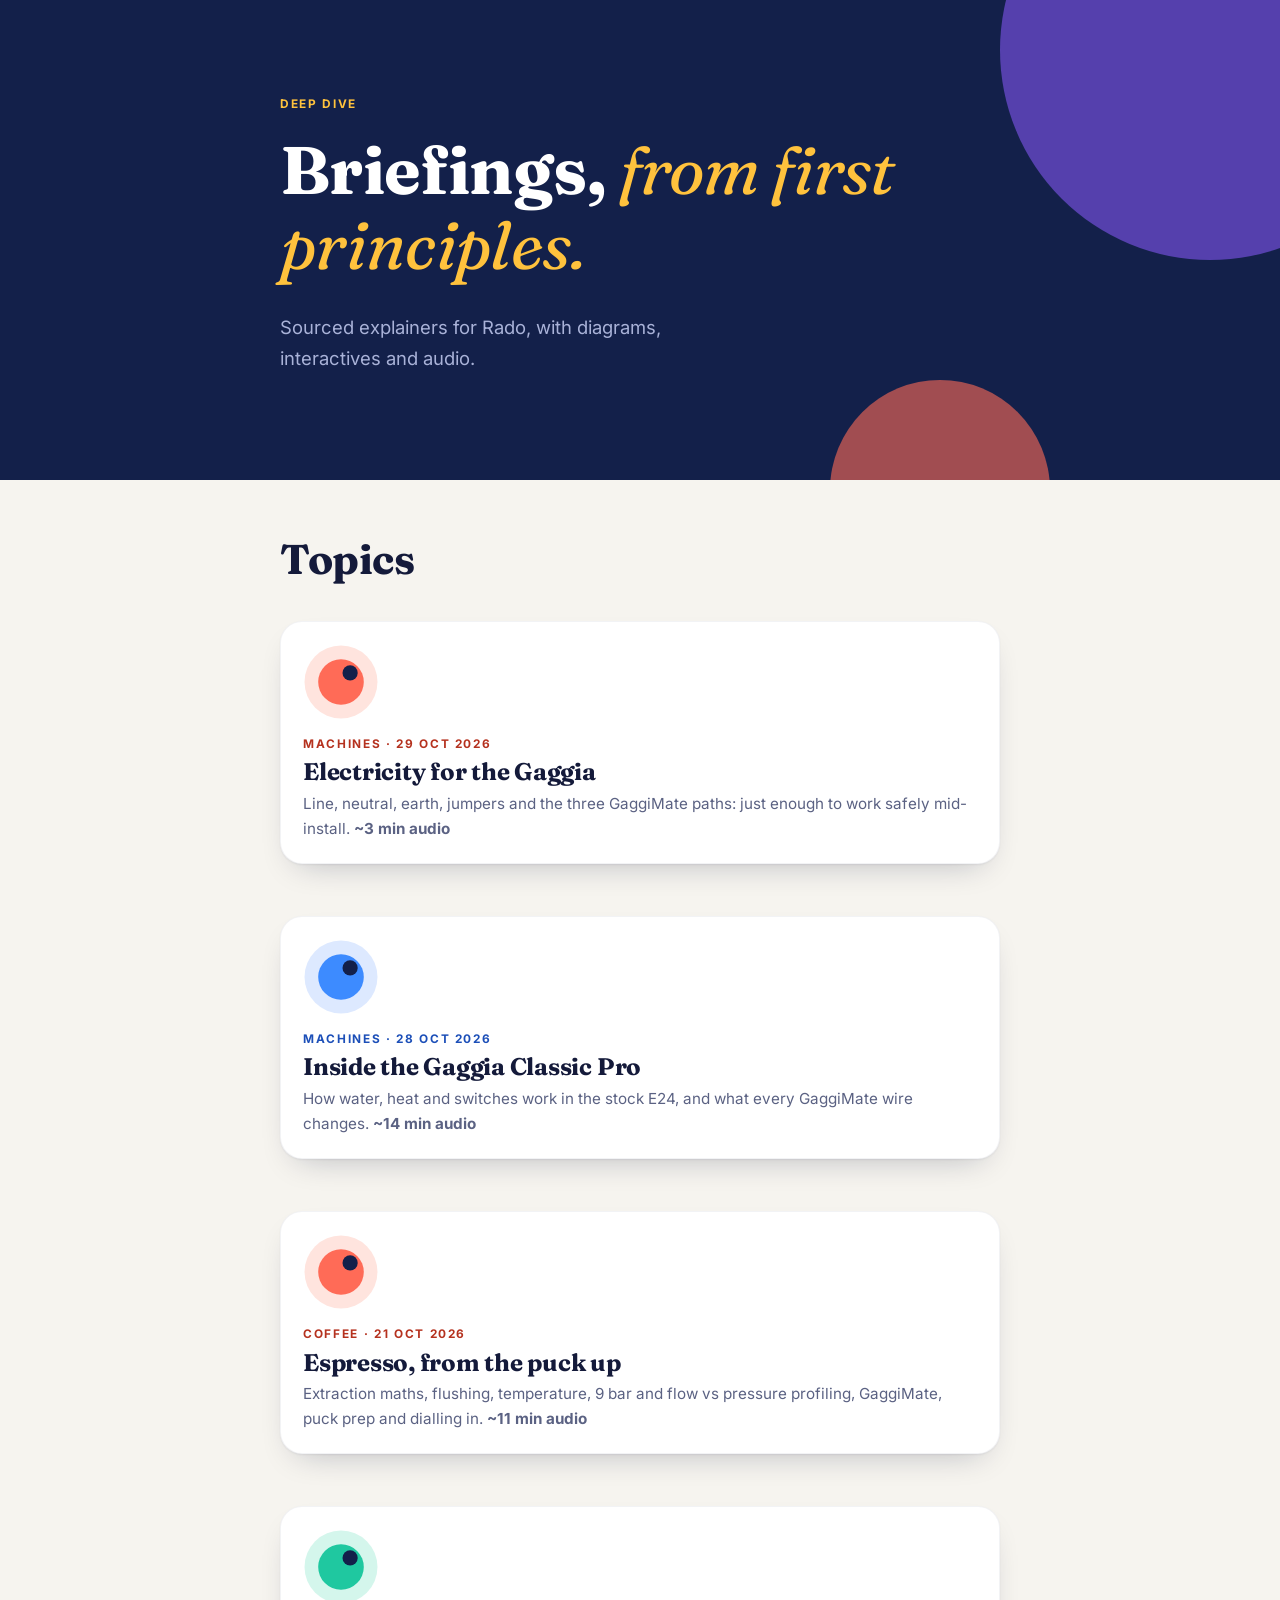
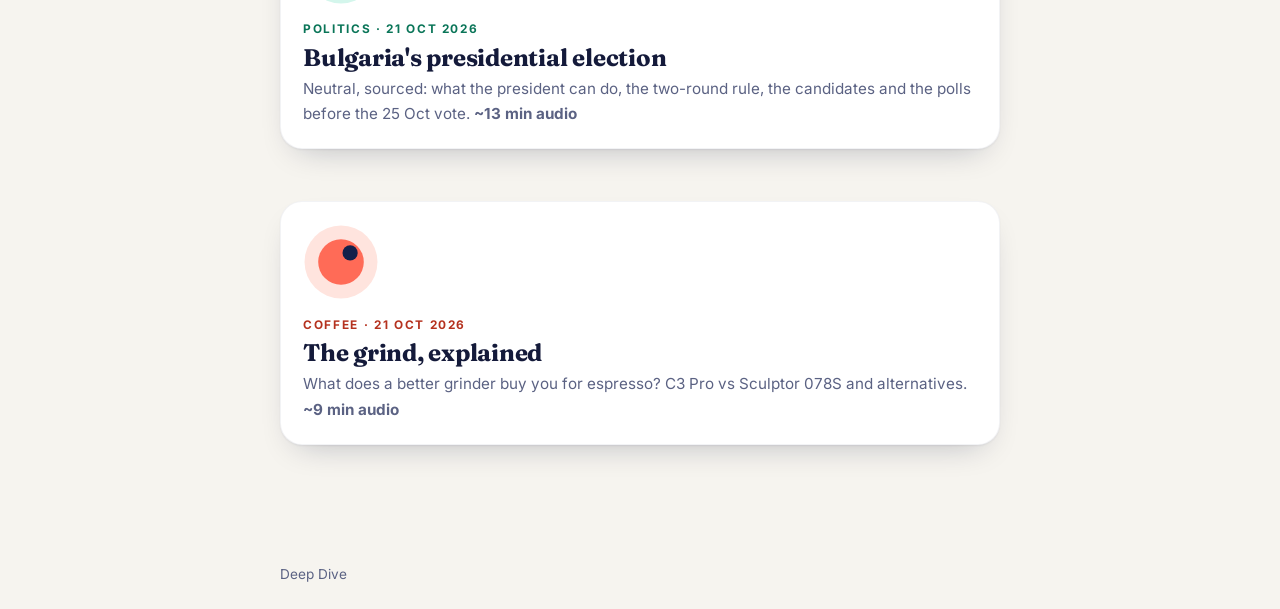
<file: index.html>
<!doctype html>
<html lang="en">
<head>
<meta charset="utf-8">
<link rel="icon" href="data:,">
<meta name="viewport" content="width=device-width,initial-scale=1">
<meta name="theme-color" content="#13204a">
<title>Deep Dive · briefings for Rado</title>
<link rel="stylesheet" href="_kit/kit.css">
</head>
<body>
<header class="hero">
  <div class="wrap">
    <span class="kicker">Deep Dive</span>
    <h1>Briefings, <em class="accent">from first principles.</em></h1>
    <p class="lede">Sourced explainers for Rado, with diagrams, interactives and audio.</p>
  </div>
</header>

<main class="section"><div class="wrap">
  <h2>Topics</h2>
  <div class="topics" id="topics">
    <noscript><a class="card" href="gaggia-gaggimate/"><h3>Inside the Gaggia Classic Pro</h3><p>Machines · 28 Oct 2026</p></a><a class="card" href="espresso/"><h3>Espresso, from the puck up</h3><p>Coffee · 21 Oct 2026</p></a><a class="card" href="bg-president-2026/"><h3>Bulgaria's presidential election</h3><p>Politics · 21 Oct 2026</p></a><a class="card" href="grinder/"><h3>The grind, explained</h3><p>Coffee · 21 Oct 2026</p></a></noscript>
  </div>
</div></main>
<footer class="footer"><div class="wrap">Deep Dive</div></footer>

<script>
/* Add new topics at the top. slug = folder name. color: coral | sun | mint | sky | violet | pink */
var TOPICS = [
  { slug: 'electricity-gaggia', title: 'Electricity for the Gaggia', kicker: 'Machines', date: '2026-10-29', color: 'coral',
    blurb: 'Line, neutral, earth, jumpers and the three GaggiMate paths: just enough to work safely mid-install.', meta: '~3 min audio' },
  { slug: 'gaggia-gaggimate', title: 'Inside the Gaggia Classic Pro', kicker: 'Machines', date: '2026-10-28', color: 'sky',
    blurb: 'How water, heat and switches work in the stock E24, and what every GaggiMate wire changes.', meta: '~14 min audio' },
  { slug: 'espresso', title: 'Espresso, from the puck up', kicker: 'Coffee', date: '2026-10-21', color: 'coral',
    blurb: 'Extraction maths, flushing, temperature, 9 bar and flow vs pressure profiling, GaggiMate, puck prep and dialling in.', meta: '~11 min audio' },
  { slug: 'bg-president-2026', title: "Bulgaria's presidential election", kicker: 'Politics', date: '2026-10-21', color: 'mint',
    blurb: 'Neutral, sourced: what the president can do, the two-round rule, the candidates and the polls before the 25 Oct vote.', meta: '~13 min audio' },
  { slug: 'grinder', title: 'The grind, explained', kicker: 'Coffee', date: '2026-10-21', color: 'coral',
    blurb: 'What does a better grinder buy you for espresso? C3 Pro vs Sculptor 078S and alternatives.', meta: '~9 min audio' }
];

(function () {
  var MONTHS = ['Jan', 'Feb', 'Mar', 'Apr', 'May', 'Jun', 'Jul', 'Aug', 'Sep', 'Oct', 'Nov', 'Dec'];
  function esc(s) { return String(s == null ? '' : s).replace(/[&<>"]/g, function (c) { return { '&': '&amp;', '<': '&lt;', '>': '&gt;', '"': '&quot;' }[c]; }); }
  function date(iso) { var p = (iso || '').split('-'); return p.length === 3 ? +p[2] + ' ' + MONTHS[+p[1] - 1] + ' ' + p[0] : esc(iso); }
  // Simple flat badge: tinted disc, solid disc, small navy dot.
  function art(c) {
    return '<svg class="topic-art" viewBox="0 0 100 100" aria-hidden="true"><circle cx="50" cy="50" r="48" style="fill:var(--' + c + '-t)"/>' +
      '<circle cx="50" cy="50" r="30" style="fill:var(--' + c + ')"/><circle cx="62" cy="38" r="10" style="fill:var(--navy)"/></svg>';
  }
  var list = TOPICS.slice().sort(function (a, b) { return (b.date || '').localeCompare(a.date || ''); });
  document.getElementById('topics').innerHTML = list.map(function (t) {
    var c = /^(coral|sun|mint|sky|violet|pink)$/.test(t.color) ? t.color : 'violet';
    return '<a class="card topic" href="' + encodeURI(t.slug) + '/">' + art(c) + '<div>' +
      '<span class="kicker" style="color:var(--' + c + '-d)">' + esc(t.kicker) + ' · ' + date(t.date) + '</span>' +
      '<h3>' + esc(t.title) + '</h3><p>' + esc(t.blurb) + (t.meta ? ' <b>' + esc(t.meta) + '</b>' : '') + '</p></div></a>';
  }).join('');
})();
</script>
</body>
</html>
</file>
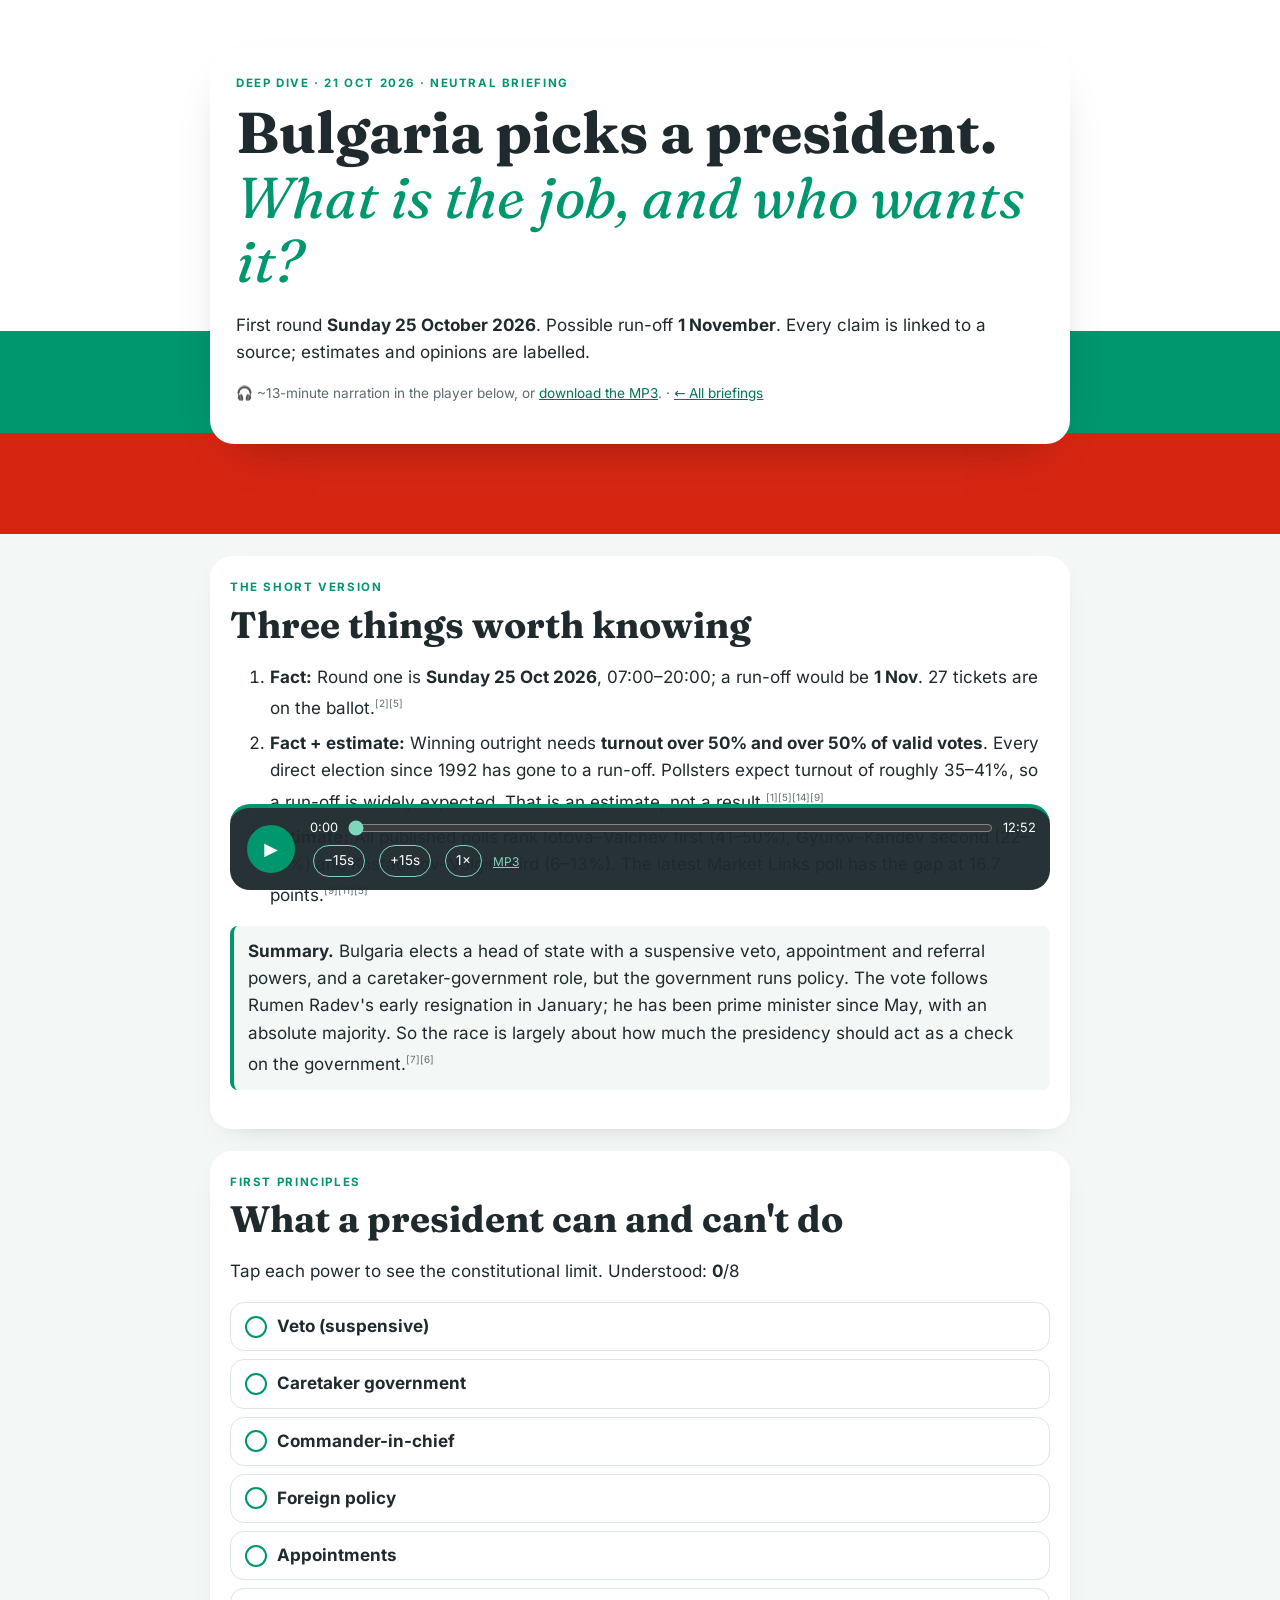
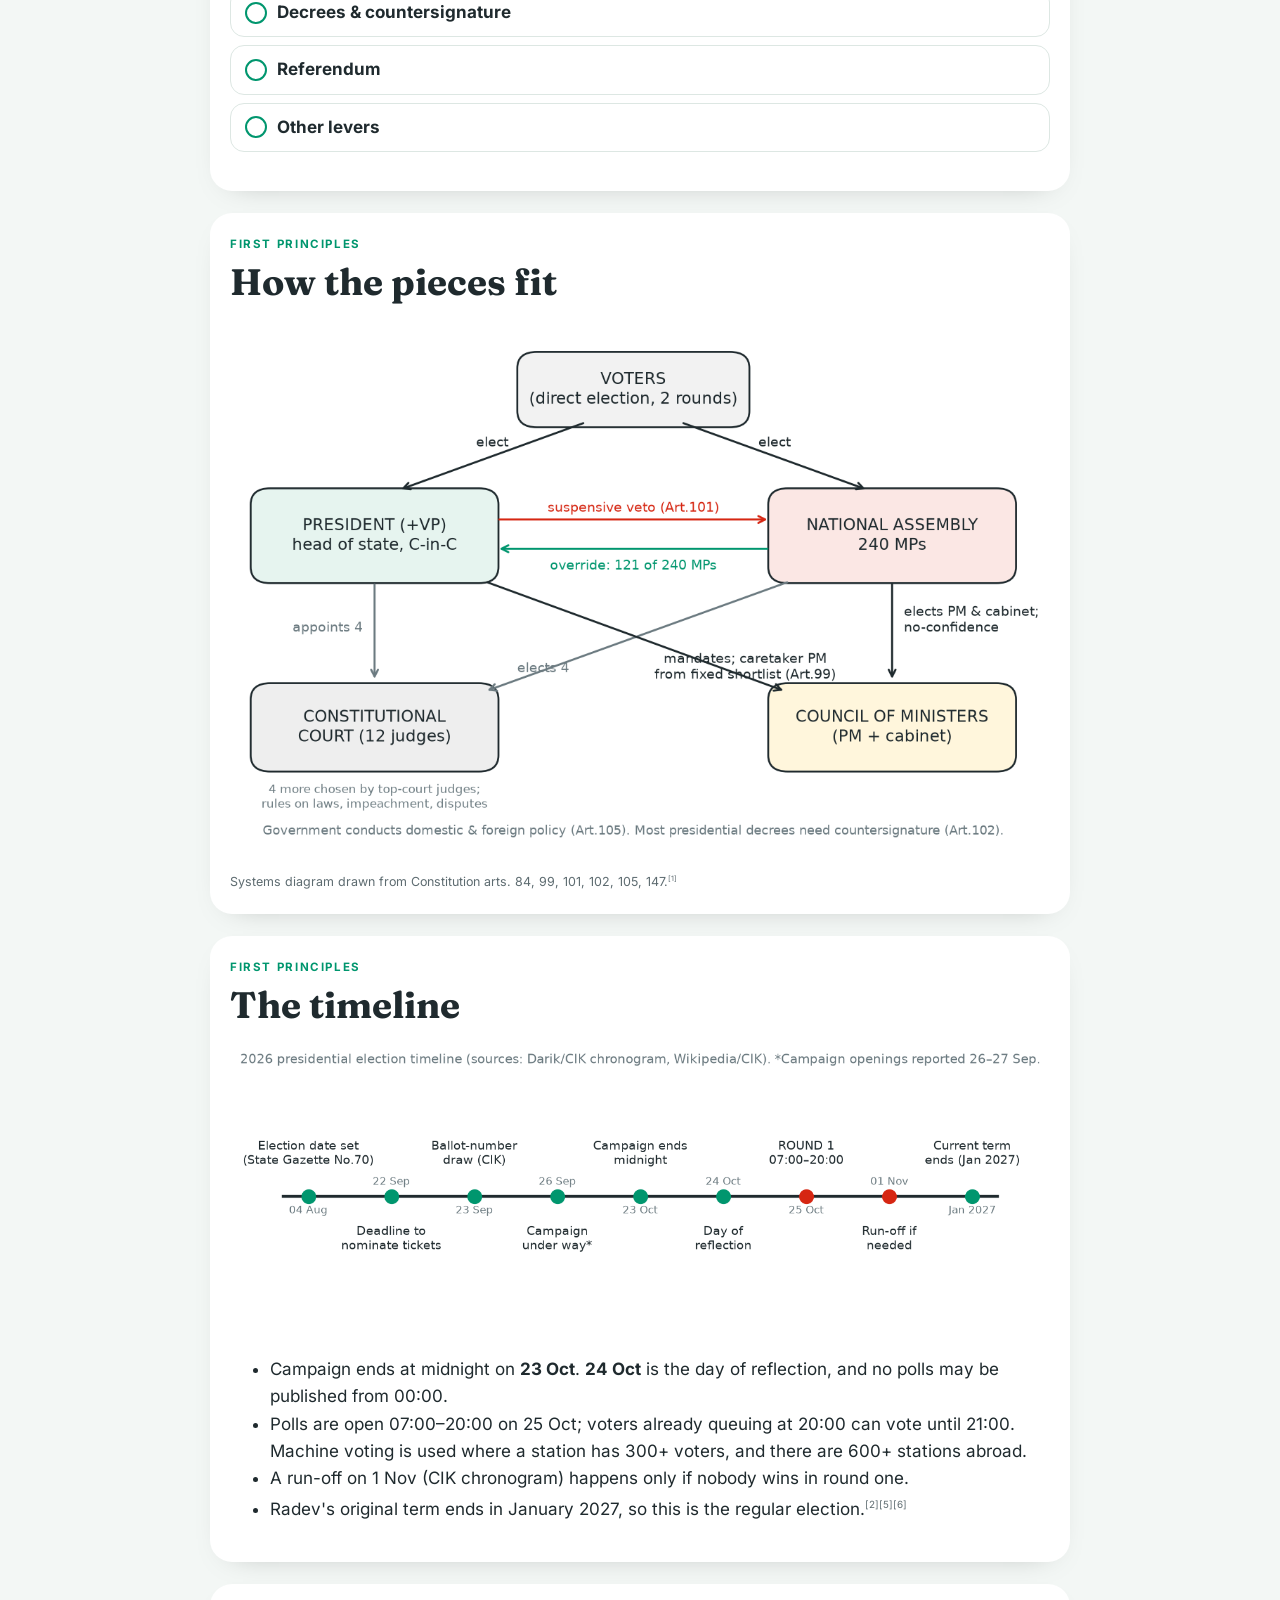
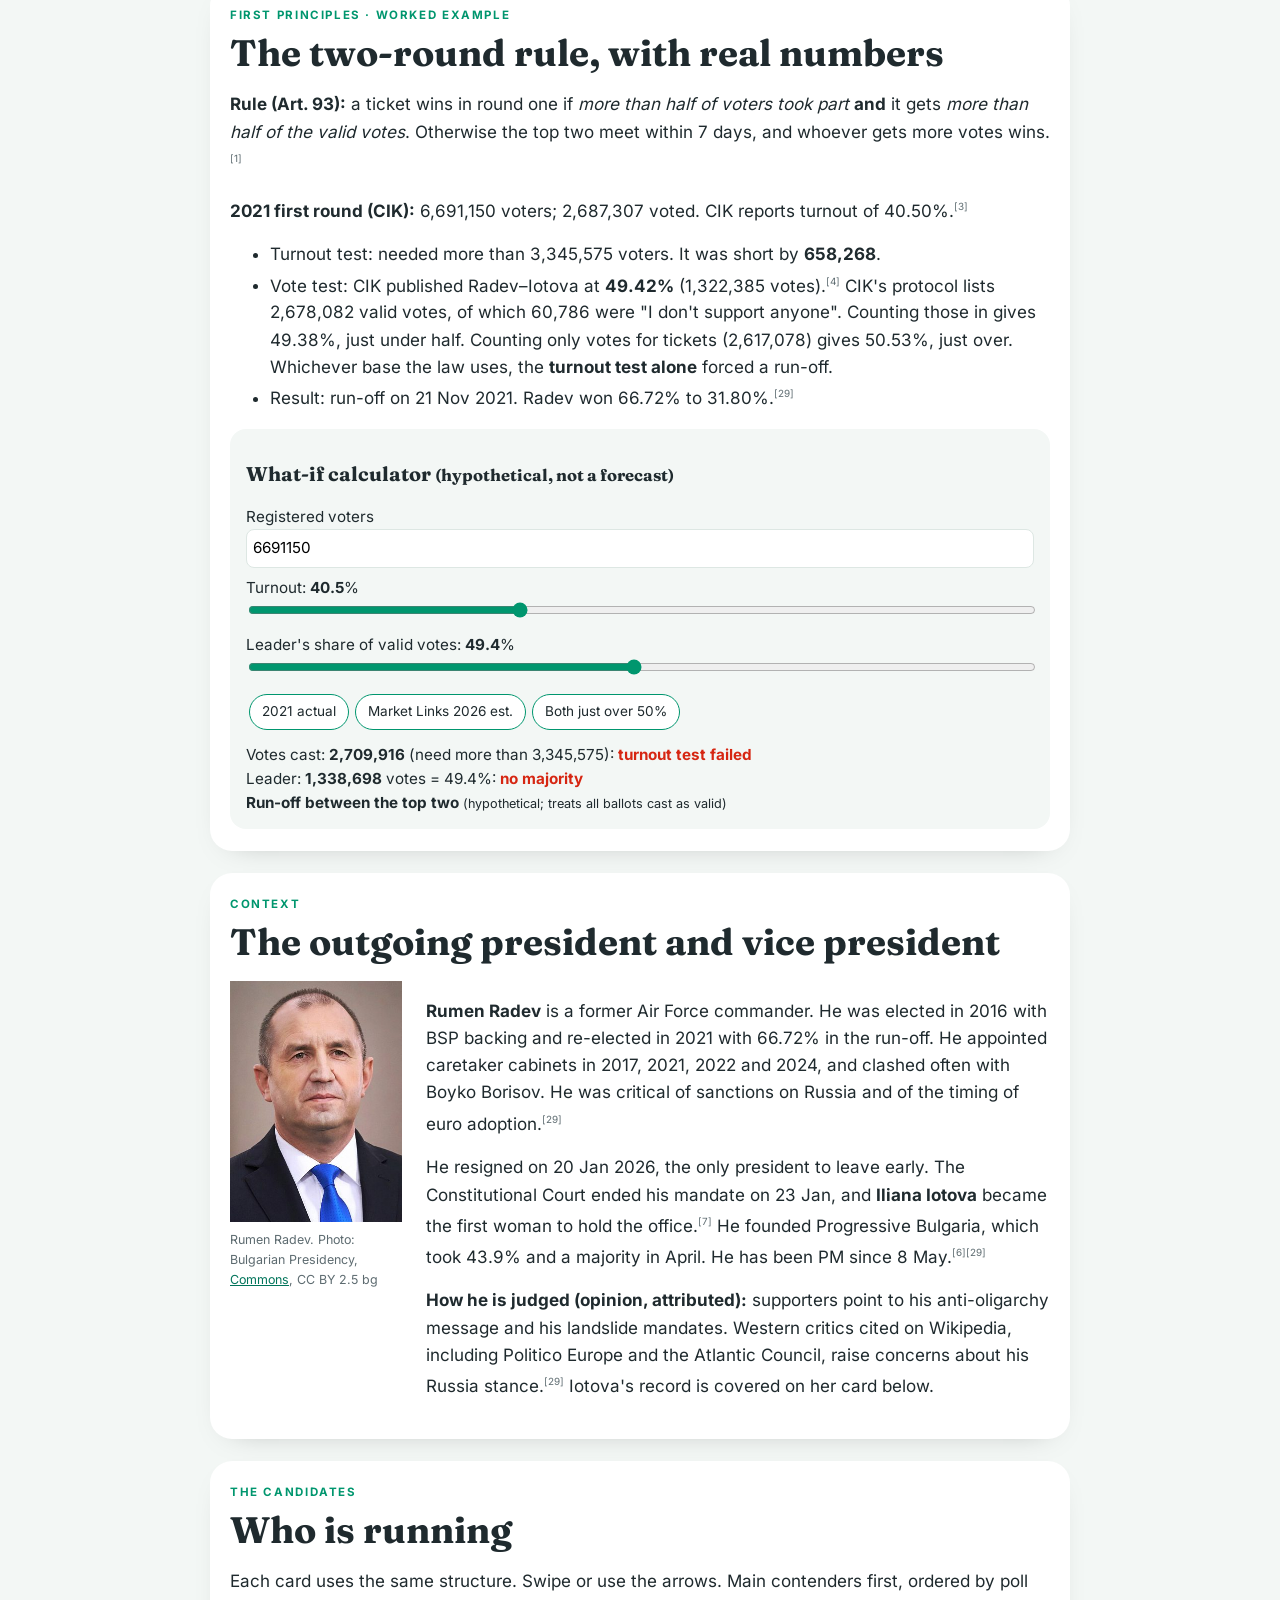
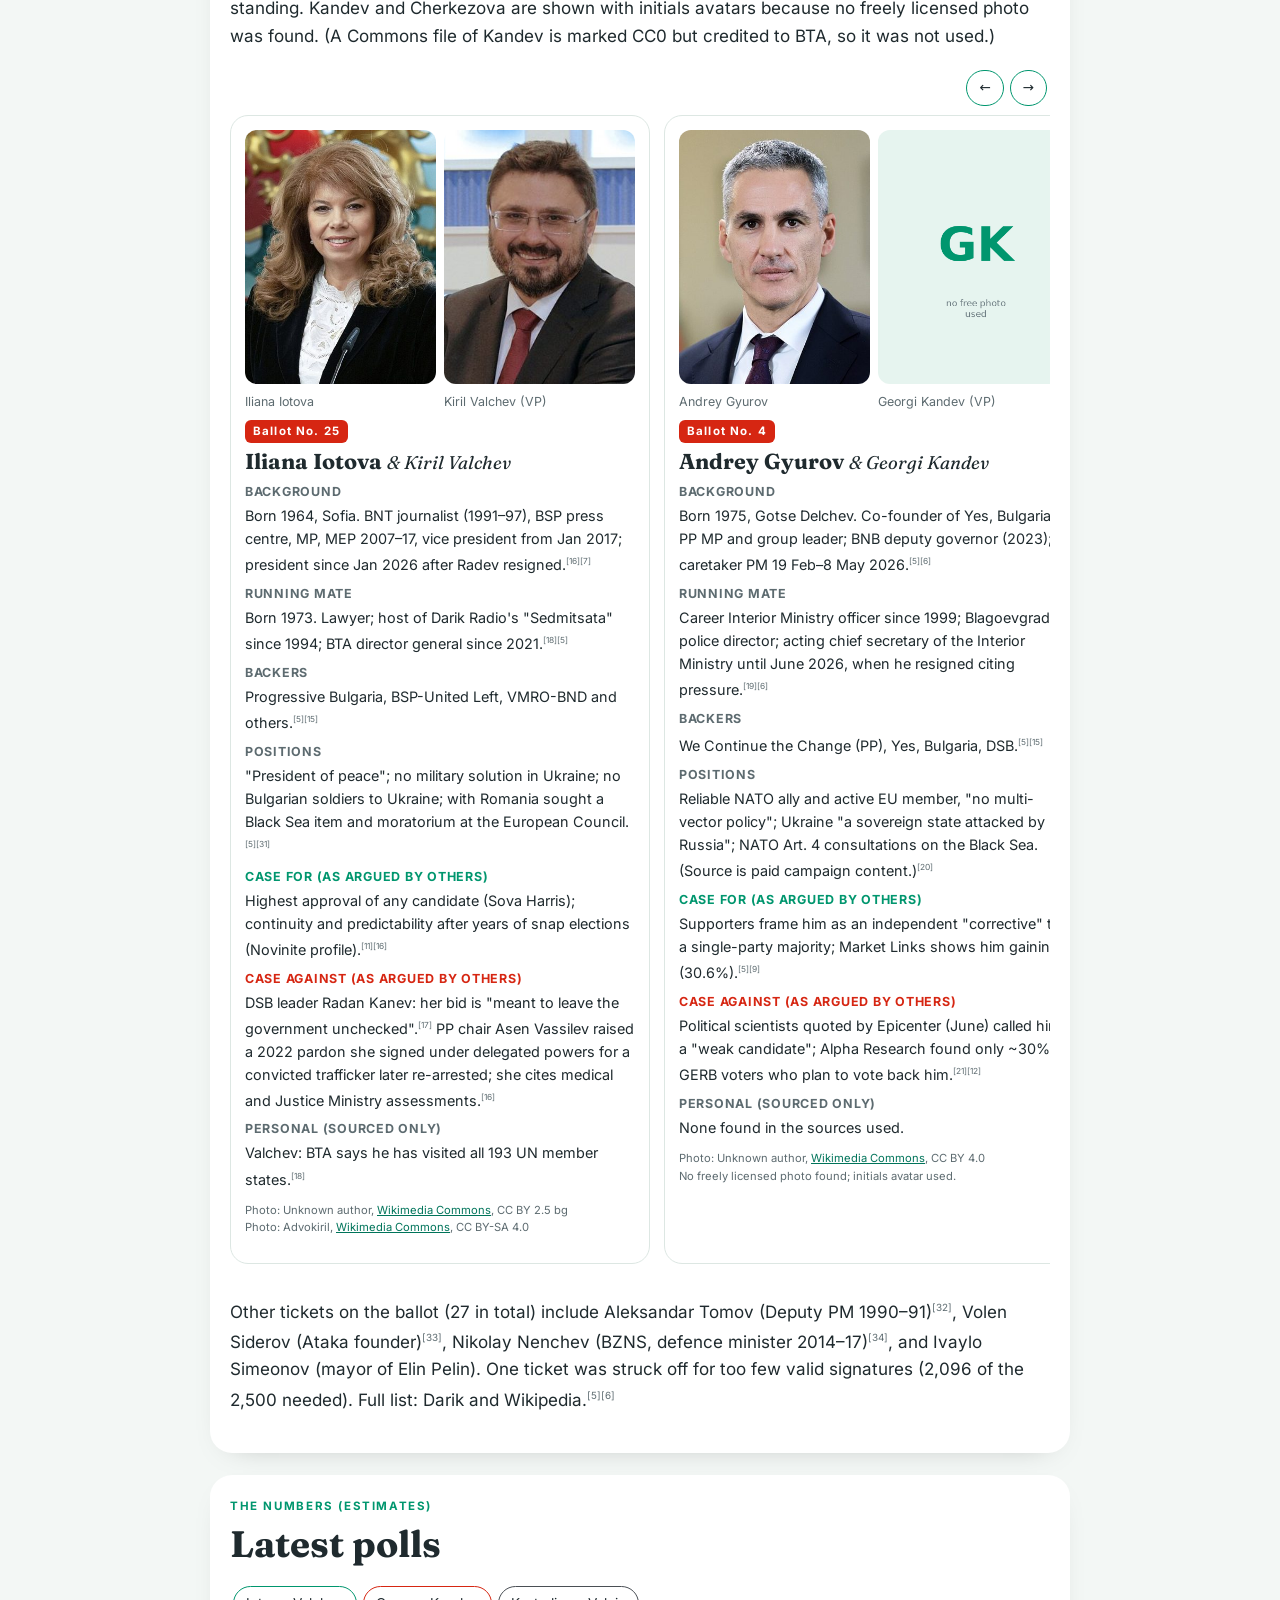
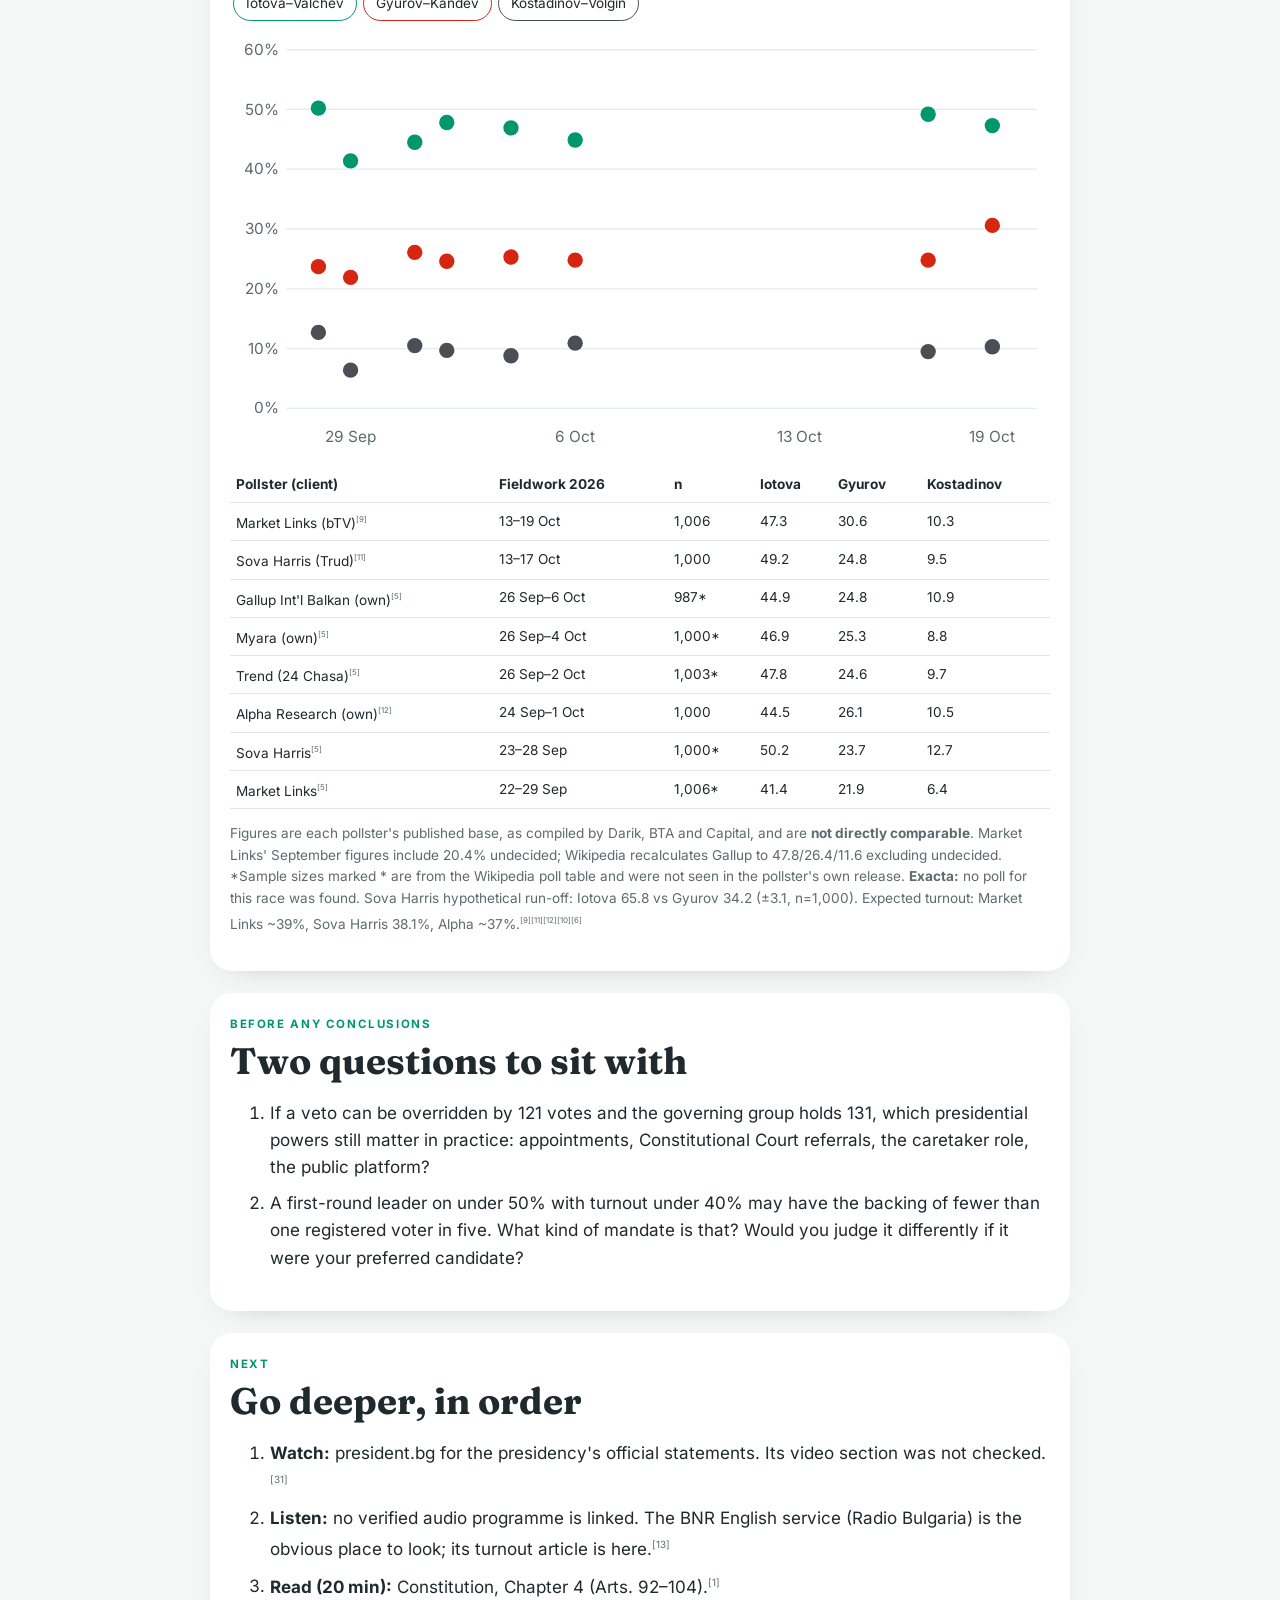
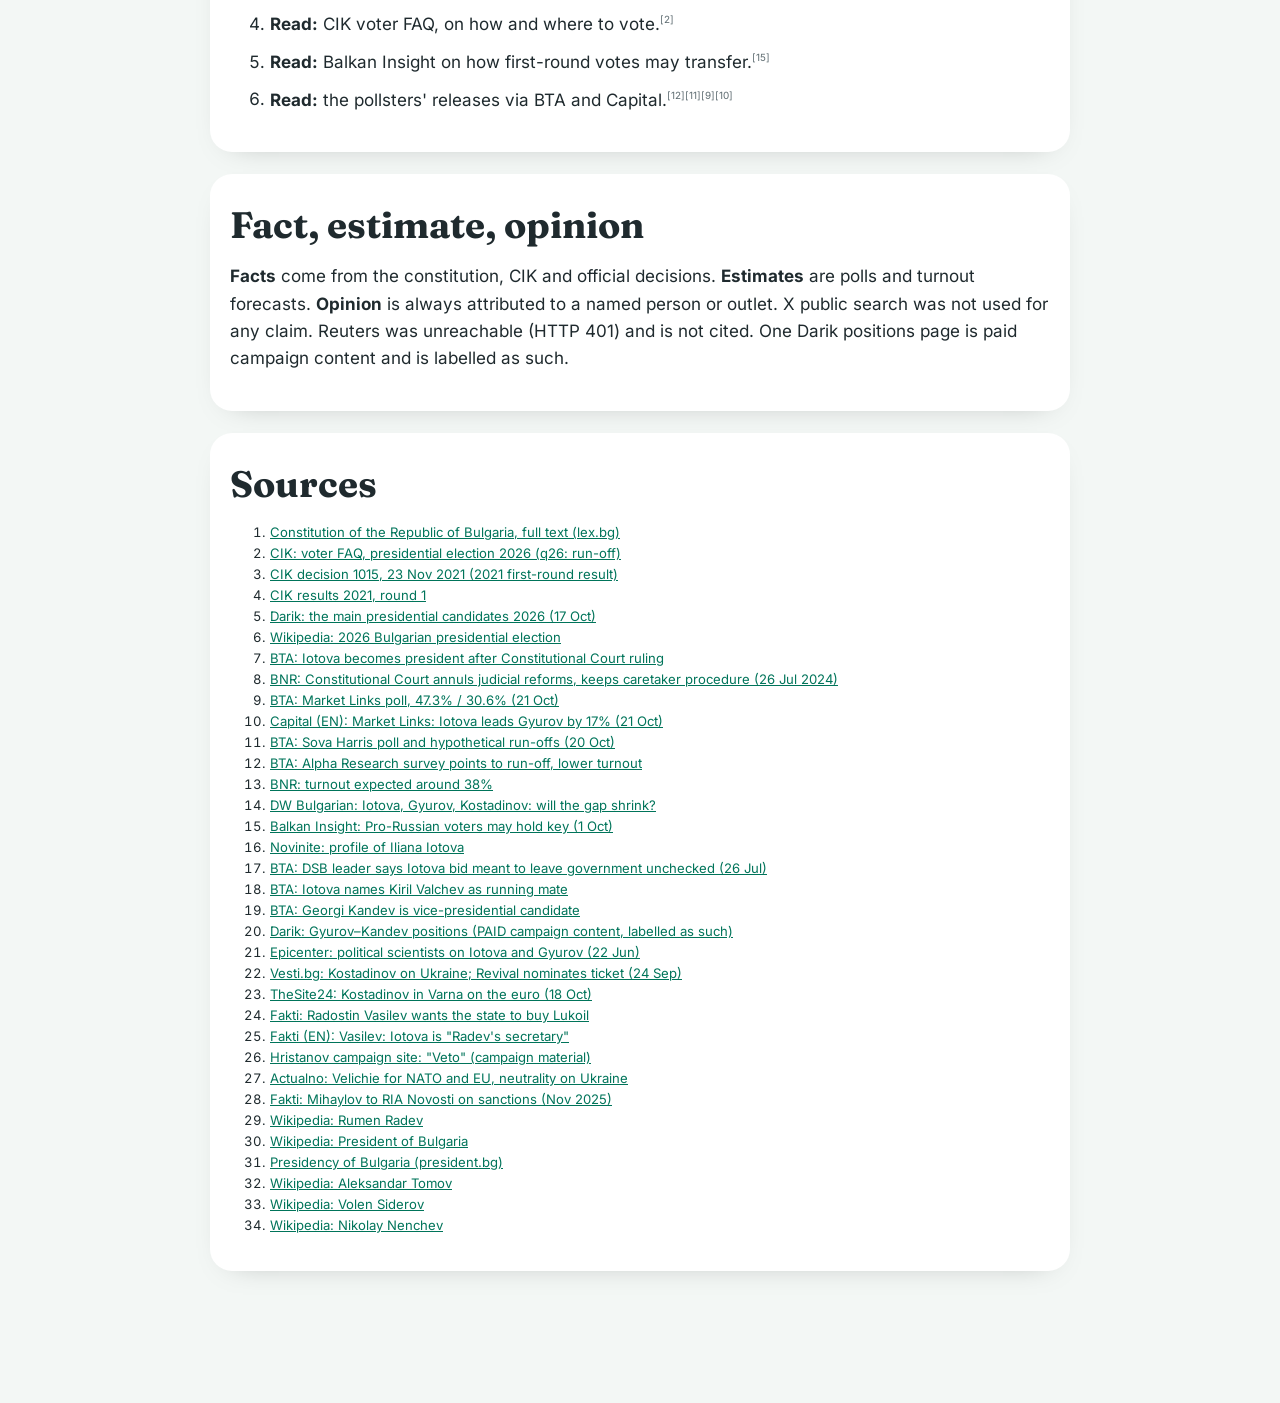
<file: bg-president-2026/index.html>
<!doctype html><html lang="en"><head><meta charset="utf-8"><meta name="viewport" content="width=device-width,initial-scale=1"><meta name="theme-color" content="#00966E"><link rel=icon href="data:,"><title>Bulgaria's 2026 presidential election · Deep Dive</title>
<meta name="description" content="A neutral, sourced deep dive into Bulgaria's 25 October 2026 presidential election: powers, rules, candidates, polls.">
<script>document.documentElement.classList.add('js')</script><style>
@font-face{font-family:Inter;font-weight:400;font-display:swap;src:url(fonts/inter-latin-400-normal.woff2) format('woff2')}@font-face{font-family:Inter;font-weight:700;font-display:swap;src:url(fonts/inter-latin-700-normal.woff2) format('woff2')}
@font-face{font-family:Fraunces;font-weight:700;font-display:swap;src:url(fonts/fraunces-latin-700-normal.woff2) format('woff2')}@font-face{font-family:Fraunces;font-style:italic;font-display:swap;src:url(fonts/fraunces-latin-400-italic.woff2) format('woff2')}
:root{--g:#00966E;--r:#D62612;--ink:#1f2a2e;--soft:#5d6b70;--paper:#fff;--mist:#f3f7f5;--line:#dde7e3}
*{box-sizing:border-box}html{scroll-behavior:smooth}body{margin:0;font:17px/1.6 Inter,system-ui,sans-serif;color:var(--ink);background:var(--mist);overflow-x:hidden;padding-bottom:110px}
img{max-width:100%;height:auto}a{color:#00745a}h1,h2,h3{font-family:Fraunces,Georgia,serif;line-height:1.12}
header{background:linear-gradient(180deg,#fff 0 62%,var(--g) 62% 81%,var(--r) 81%);padding:48px 20px 90px;position:relative}
header .wrap{background:#fff;border-radius:24px;padding:26px;box-shadow:0 20px 50px -30px rgba(0,0,0,.4)}
h1{font-size:clamp(2.1rem,8vw,3.6rem);margin:.15em 0}h1 em{font-style:italic;font-weight:400;color:var(--g)}
.wrap{max-width:860px;margin:auto}main{padding:0 14px}
section{background:#fff;border-radius:22px;padding:22px 20px;margin:22px auto;max-width:860px;box-shadow:0 10px 30px -22px rgba(0,0,0,.35)}
.kicker{letter-spacing:.14em;text-transform:uppercase;font-size:.72rem;font-weight:700;color:var(--g)}h2{font-size:clamp(1.6rem,6vw,2.3rem);margin:.2em 0 .5em}
sup a{text-decoration:none;font-size:.7em;color:var(--soft)}.note{font-size:.85rem;color:var(--soft)}.sum{background:var(--mist);border-left:4px solid var(--g);padding:12px 14px;border-radius:8px}
.pts li{margin:.5em 0}figure{margin:0}figcaption{font-size:.78rem;color:var(--soft)}
.powers{list-style:none;padding:0}.powers details{border:1px solid var(--line);border-radius:14px;margin:8px 0;padding:10px 14px}
.powers summary{cursor:pointer;display:flex;gap:10px;align-items:center;list-style:none}.powers summary::-webkit-details-marker{display:none}
.ck{flex:0 0 22px;height:22px;border-radius:50%;border:2px solid var(--g)}.powers details[open] .ck{background:var(--g);box-shadow:inset 0 0 0 4px #fff}
.can{color:var(--g);font-weight:700}.lim{color:var(--r);font-weight:700}
.calc{background:var(--mist);border-radius:16px;padding:14px 16px;margin-top:12px}.calc label{display:block;margin:8px 0;font-size:.95rem}.calc input[type=range]{width:100%;accent-color:var(--g)}.calc input[type=number]{font:inherit;width:100%;padding:6px;border-radius:8px;border:1px solid var(--line)}
button{font:inherit;font-size:.85rem;border:1.5px solid var(--g);background:#fff;color:var(--ink);border-radius:999px;padding:6px 12px;cursor:pointer;margin:3px}
#co{display:block;margin-top:10px;font-size:.95rem}.ok{color:var(--g);font-weight:700}.no2{color:var(--r);font-weight:700}
.out{display:grid;gap:16px}@media(min-width:640px){.out{grid-template-columns:180px 1fr}}
.cards{display:flex;gap:14px;overflow-x:auto;scroll-snap-type:x mandatory;padding:6px 2px 14px;-webkit-overflow-scrolling:touch}
.cand{flex:0 0 min(88%,420px);scroll-snap-align:start;border:1px solid var(--line);border-radius:18px;padding:14px;background:#fff}
.duo{display:grid;grid-template-columns:1fr 1fr;gap:8px}.duo img{width:100%;aspect-ratio:3/4;object-fit:cover;border-radius:12px;background:var(--mist)}
.no{font-size:.72rem;font-weight:700;letter-spacing:.1em;color:#fff;background:var(--r);display:inline-block;padding:2px 8px;border-radius:6px;margin-top:8px}
.cand h3{margin:.3em 0;font-size:1.35rem}.cand h3 span{font-weight:400;font-style:italic;font-size:.85em}
dl{font-size:.9rem;margin:0}dt{font-weight:700;margin-top:8px;font-size:.78rem;text-transform:uppercase;letter-spacing:.06em;color:var(--soft)}dt.pro{color:var(--g)}dt.con{color:var(--r)}dd{margin:2px 0}.cred{font-size:.7rem;color:var(--soft)}
.navb{text-align:right}.tg button[aria-pressed=false]{opacity:.4;text-decoration:line-through}.tg .s0{border-color:#00966E}.tg .s1{border-color:#D62612}.tg .s2{border-color:#4a4f55}
.chart svg{width:100%;height:auto}.gl{stroke:#e4ebe8}.ax{font:12px Inter,sans-serif;fill:#5d6b70}.ser.off{display:none}
.tw{overflow-x:auto}table{border-collapse:collapse;font-size:.85rem;width:100%}th,td{padding:6px;border-bottom:1px solid var(--line);text-align:left}
.src{font-size:.82rem;word-break:break-word}.go li{margin:.4em 0}
.js .reveal{opacity:0;transform:translateY(24px);transition:opacity .6s,transform .6s}.js .reveal.in{opacity:1;transform:none}
html:not(.js) .jsonly{display:none!important}.js .nojs{display:none!important}
.player{position:fixed;left:10px;right:10px;bottom:10px;z-index:9;background:rgba(31,42,46,.96);color:#fff;border-radius:20px;padding:10px 14px;display:grid;grid-template-columns:auto 1fr;gap:4px 12px;align-items:center;max-width:820px;margin:auto;border-top:4px solid var(--g)}
html:not(.js) .player{grid-template-columns:1fr}.player audio{width:100%;grid-column:1/-1}.js .player audio{display:none}
.player button{border-color:#7fd6bd;color:#fff;background:transparent;padding:4px 10px}.player #pp{width:48px;height:48px;padding:0;border-radius:50%;background:var(--g);border:0;font-size:1.1rem;grid-row:span 2}
.prow{display:flex;gap:8px;align-items:center;font-size:.8rem}.prow input{flex:1;accent-color:#7fd6bd;min-width:0}.dl{color:#7fd6bd;font-size:.75rem}
@media(prefers-reduced-motion:reduce){*{transition:none!important}.js .reveal{opacity:1;transform:none}}
</style></head><body>
<header><div class="wrap"><div class="kicker">Deep Dive · 21 Oct 2026 · neutral briefing</div><h1>Bulgaria picks a president. <em>What is the job, and who wants it?</em></h1>
<p>First round <b>Sunday 25 October 2026</b>. Possible run-off <b>1 November</b>. Every claim is linked to a source; estimates and opinions are labelled.</p>
<p class="note">🎧 ~13-minute narration in the player below, or <a href="audio.mp3" download>download the MP3</a>. · <a href="../">← All briefings</a></p></div></header>
<main>
<section id="top3"><div class="kicker">The short version</div><h2>Three things worth knowing</h2><ol class="pts">
<li><b>Fact:</b> Round one is <b>Sunday 25 Oct 2026</b>, 07:00–20:00; a run-off would be <b>1 Nov</b>. 27 tickets are on the ballot.<sup><a href="#s2">[2]</a></sup><sup><a href="#s5">[5]</a></sup></li>
<li><b>Fact + estimate:</b> Winning outright needs <b>turnout over 50% and over 50% of valid votes</b>. Every direct election since 1992 has gone to a run-off. Pollsters expect turnout of roughly 35–41%, so a run-off is widely expected. That is an estimate, not a result.<sup><a href="#s1">[1]</a></sup><sup><a href="#s5">[5]</a></sup><sup><a href="#s14">[14]</a></sup><sup><a href="#s9">[9]</a></sup></li>
<li><b>Estimate:</b> All published polls rank Iotova–Valchev first (41–50%), Gyurov–Kandev second (22–31%) and Kostadinov–Volgin third (6–13%). The latest Market Links poll has the gap at 16.7 points.<sup><a href="#s9">[9]</a></sup><sup><a href="#s11">[11]</a></sup><sup><a href="#s5">[5]</a></sup></li></ol>
<p class="sum"><b>Summary.</b> Bulgaria elects a head of state with a suspensive veto, appointment and referral powers, and a caretaker-government role, but the government runs policy. The vote follows Rumen Radev's early resignation in January; he has been prime minister since May, with an absolute majority. So the race is largely about how much the presidency should act as a check on the government.<sup><a href="#s7">[7]</a></sup><sup><a href="#s6">[6]</a></sup></p></section>

<section id="powers"><div class="kicker">First principles</div><h2>What a president can and can't do</h2><p>Tap each power to see the constitutional limit. <span class="jsonly">Understood: <b id="pc">0</b>/8</span></p><ul class="powers"><li><details><summary><span class="ck" aria-hidden="true"></span><b>Veto (suspensive)</b></summary><p><span class="can">Can:</span> Return a law to parliament <b>once</b>, with reasons (Art. 101).</p><p><span class="lim">Limit:</span> Parliament re-passes it with <b>more than half of all MPs = 121/240</b>; the president must then promulgate within 7 days.<sup><a href="#s1">[1]</a></sup></p></details></li><li><details><summary><span class="ck" aria-hidden="true"></span><b>Caretaker government</b></summary><p><span class="can">Can:</span> Appoints a caretaker PM and dissolves parliament when three mandates fail (Art. 99).</p><p><span class="lim">Limit:</span> Since 2023 the PM must come from a fixed list: Speaker, BNB governor/deputy, Audit Office chair/deputy, Ombudsman/deputy. Court kept this 6–6 in 2024. No dissolution in the last 3 months of the term.<sup><a href="#s1">[1]</a></sup></p></details></li><li><details><summary><span class="ck" aria-hidden="true"></span><b>Commander-in-chief</b></summary><p><span class="can">Can:</span> Supreme commander; chairs the Consultative Council for National Security (Art. 100).</p><p><span class="lim">Limit:</span> Senior command appointed on the <b>government's proposal</b>; war/troops abroad are parliament's call (Art. 84). Emergency/war declared only if parliament is not sitting, which is then convened at once.<sup><a href="#s1">[1]</a></sup></p></details></li><li><details><summary><span class="ck" aria-hidden="true"></span><b>Foreign policy</b></summary><p><span class="can">Can:</span> Represents the state; concludes international treaties where the law says so (Art. 92, 98).</p><p><span class="lim">Limit:</span> The <b>Council of Ministers conducts</b> domestic and foreign policy (Art. 105). Ambassadors appointed on the government's proposal.<sup><a href="#s1">[1]</a></sup></p></details></li><li><details><summary><span class="ck" aria-hidden="true"></span><b>Appointments</b></summary><p><span class="can">Can:</span> Appoints 4 of 12 Constitutional Court judges (Art. 147); appoints top judges and Prosecutor General (Art. 129).</p><p><span class="lim">Limit:</span> Judicial appointments are on the Supreme Judicial Council's proposal and cannot be refused a second time.<sup><a href="#s1">[1]</a></sup></p></details></li><li><details><summary><span class="ck" aria-hidden="true"></span><b>Decrees & countersignature</b></summary><p><span class="can">Can:</span> Issues decrees and addresses (Art. 102).</p><p><span class="lim">Limit:</span> Most decrees need the PM's or a minister's countersignature. Exempt: caretaker appointment, exploratory mandates, returning a law, scheduling elections/referendums, promulgation, own administration.<sup><a href="#s1">[1]</a></sup></p></details></li><li><details><summary><span class="ck" aria-hidden="true"></span><b>Referendum</b></summary><p><span class="can">Can:</span> Sets the date of a national referendum (Art. 98).</p><p><span class="lim">Limit:</span> Parliament decides whether to hold one (Art. 84). The president cannot call one alone.<sup><a href="#s1">[1]</a></sup></p></details></li><li><details><summary><span class="ck" aria-hidden="true"></span><b>Other levers</b></summary><p><span class="can">Can:</span> Pardon, citizenship, asylum; refer cases to the Constitutional Court (Art. 150); propose constitutional amendments (Art. 154).</p><p><span class="lim">Limit:</span> Pardons and some other powers can be delegated to the vice president (Art. 104).<sup><a href="#s1">[1]</a></sup></p></details></li></ul></section>

<section id="system"><div class="kicker">First principles</div><h2>How the pieces fit</h2><figure><img src="img/system.png" alt="Diagram: voters elect president and parliament; parliament elects government; president can veto, parliament can override with 121 votes; Constitutional Court arbitrates" width="1024" height="700"><figcaption>Systems diagram drawn from Constitution arts. 84, 99, 101, 102, 105, 147.<sup><a href="#s1">[1]</a></sup></figcaption></figure></section>

<section id="timeline"><div class="kicker">First principles</div><h2>The timeline</h2><figure><img src="img/timeline.png" alt="Timeline from August to January 2027" width="1024" height="330"></figure>
<ul><li>Campaign ends at midnight on <b>23 Oct</b>. <b>24 Oct</b> is the day of reflection, and no polls may be published from 00:00.</li><li>Polls are open 07:00–20:00 on 25 Oct; voters already queuing at 20:00 can vote until 21:00. Machine voting is used where a station has 300+ voters, and there are 600+ stations abroad.</li><li>A run-off on 1 Nov (CIK chronogram) happens only if nobody wins in round one.</li><li>Radev's original term ends in January 2027, so this is the regular election.<sup><a href="#s2">[2]</a></sup><sup><a href="#s5">[5]</a></sup><sup><a href="#s6">[6]</a></sup></li></ul></section>

<section id="maths"><div class="kicker">First principles · worked example</div><h2>The two-round rule, with real numbers</h2>
<p><b>Rule (Art. 93):</b> a ticket wins in round one if <i>more than half of voters took part</i> <b>and</b> it gets <i>more than half of the valid votes</i>. Otherwise the top two meet within 7 days, and whoever gets more votes wins.<sup><a href="#s1">[1]</a></sup></p>
<p><b>2021 first round (CIK):</b> 6,691,150 voters; 2,687,307 voted. CIK reports turnout of 40.50%.<sup><a href="#s3">[3]</a></sup></p>
<ul><li>Turnout test: needed more than 3,345,575 voters. It was short by <b>658,268</b>.</li><li>Vote test: CIK published Radev–Iotova at <b>49.42%</b> (1,322,385 votes).<sup><a href="#s4">[4]</a></sup> CIK's protocol lists 2,678,082 valid votes, of which 60,786 were "I don't support anyone". Counting those in gives 49.38%, just under half. Counting only votes for tickets (2,617,078) gives 50.53%, just over. Whichever base the law uses, the <b>turnout test alone</b> forced a run-off.</li><li>Result: run-off on 21 Nov 2021. Radev won 66.72% to 31.80%.<sup><a href="#s29">[29]</a></sup></li></ul>
<div class="calc" id="calc"><h3>What-if calculator <small>(hypothetical, not a forecast)</small></h3>
<noscript><p>Turn on JavaScript to use the calculator. The worked example above shows the same arithmetic.</p></noscript>
<div class="jsonly"><label>Registered voters <input id="cv" type="number" value="6691150" step="10000"></label>
<label>Turnout: <b id="ctv">40.5</b>% <input id="ct" type="range" min="20" max="80" step="0.5" value="40.5"></label>
<label>Leader's share of valid votes: <b id="csv">49.4</b>% <input id="cs" type="range" min="20" max="80" step="0.1" value="49.4"></label>
<div class="pre"><button data-t="40.5" data-s="49.42">2021 actual</button><button data-t="39" data-s="47.3">Market Links 2026 est.</button><button data-t="51" data-s="51">Both just over 50%</button></div>
<output id="co" aria-live="polite"></output></div></div></section>

<section id="outgoing"><div class="kicker">Context</div><h2>The outgoing president and vice president</h2>
<div class="out"><figure><img src="img/radev.jpg" alt="Rumen Radev" width="172" height="240" loading="lazy"><figcaption>Rumen Radev. Photo: Bulgarian Presidency, <a href="https://commons.wikimedia.org/wiki/File:Rumen_Radev_official_portrait_(cropped).jpg">Commons</a>, CC BY 2.5 bg</figcaption></figure>
<div><p><b>Rumen Radev</b> is a former Air Force commander. He was elected in 2016 with BSP backing and re-elected in 2021 with 66.72% in the run-off. He appointed caretaker cabinets in 2017, 2021, 2022 and 2024, and clashed often with Boyko Borisov. He was critical of sanctions on Russia and of the timing of euro adoption.<sup><a href="#s29">[29]</a></sup></p>
<p>He resigned on 20 Jan 2026, the only president to leave early. The Constitutional Court ended his mandate on 23 Jan, and <b>Iliana Iotova</b> became the first woman to hold the office.<sup><a href="#s7">[7]</a></sup> He founded Progressive Bulgaria, which took 43.9% and a majority in April. He has been PM since 8 May.<sup><a href="#s6">[6]</a></sup><sup><a href="#s29">[29]</a></sup></p>
<p><b>How he is judged (opinion, attributed):</b> supporters point to his anti-oligarchy message and his landslide mandates. Western critics cited on Wikipedia, including Politico Europe and the Atlantic Council, raise concerns about his Russia stance.<sup><a href="#s29">[29]</a></sup> Iotova's record is covered on her card below.</p></div></div></section>

<section id="cands"><div class="kicker">The candidates</div><h2>Who is running</h2><p>Each card uses the same structure. Swipe or use the arrows. Main contenders first, ordered by poll standing. Kandev and Cherkezova are shown with initials avatars because no freely licensed photo was found. (A Commons file of Kandev is marked CC0 but credited to BTA, so it was not used.)</p>
<div class="navb jsonly"><button id="prev" aria-label="Previous card">←</button><button id="next" aria-label="Next card">→</button></div>
<div class="cards" id="cards" tabindex="0"><article class="cand" id="c25"><div class="duo"><figure><img src="img/iotova.jpg" alt="Iliana Iotova" loading="lazy" width="180" height="240"><figcaption>Iliana Iotova</figcaption></figure><figure><img src="img/valchev.jpg" alt="Kiril Valchev" loading="lazy" width="180" height="240"><figcaption>Kiril Valchev (VP)</figcaption></figure></div>
<div class="no">Ballot No. 25</div><h3>Iliana Iotova <span>&amp; Kiril Valchev</span></h3>
<dl><dt>Background</dt><dd>Born 1964, Sofia. BNT journalist (1991–97), BSP press centre, MP, MEP 2007–17, vice president from Jan 2017; president since Jan 2026 after Radev resigned.<sup><a href="#s16">[16]</a></sup><sup><a href="#s7">[7]</a></sup></dd><dt>Running mate</dt><dd>Born 1973. Lawyer; host of Darik Radio's "Sedmitsata" since 1994; BTA director general since 2021.<sup><a href="#s18">[18]</a></sup><sup><a href="#s5">[5]</a></sup></dd><dt>Backers</dt><dd>Progressive Bulgaria, BSP-United Left, VMRO-BND and others.<sup><a href="#s5">[5]</a></sup><sup><a href="#s15">[15]</a></sup></dd><dt>Positions</dt><dd>"President of peace"; no military solution in Ukraine; no Bulgarian soldiers to Ukraine; with Romania sought a Black Sea item and moratorium at the European Council.<sup><a href="#s5">[5]</a></sup><sup><a href="#s31">[31]</a></sup></dd><dt class="pro">Case for (as argued by others)</dt><dd>Highest approval of any candidate (Sova Harris); continuity and predictability after years of snap elections (Novinite profile).<sup><a href="#s11">[11]</a></sup><sup><a href="#s16">[16]</a></sup></dd><dt class="con">Case against (as argued by others)</dt><dd>DSB leader Radan Kanev: her bid is "meant to leave the government unchecked".<sup><a href="#s17">[17]</a></sup> PP chair Asen Vassilev raised a 2022 pardon she signed under delegated powers for a convicted trafficker later re-arrested; she cites medical and Justice Ministry assessments.<sup><a href="#s16">[16]</a></sup></dd><dt>Personal (sourced only)</dt><dd>Valchev: BTA says he has visited all 193 UN member states.<sup><a href="#s18">[18]</a></sup></dd></dl>
<p class="cred">Photo: Unknown author, <a href="https://commons.wikimedia.org/wiki/File:President_Iliana_Iotova_(close_crop).jpg">Wikimedia Commons</a>, CC BY 2.5 bg<br>Photo: Advokiril, <a href="https://commons.wikimedia.org/wiki/File:%D0%9A%D0%B8%D1%80%D0%B8%D0%BB_%D0%92%D1%8A%D0%BB%D1%87%D0%B5%D0%B2.jpg">Wikimedia Commons</a>, CC BY-SA 4.0</p></article><article class="cand" id="c4"><div class="duo"><figure><img src="img/gyurov.jpg" alt="Andrey Gyurov" loading="lazy" width="180" height="240"><figcaption>Andrey Gyurov</figcaption></figure><figure><img src="img/kandev.png" alt="Georgi Kandev" loading="lazy" width="180" height="240"><figcaption>Georgi Kandev (VP)</figcaption></figure></div>
<div class="no">Ballot No. 4</div><h3>Andrey Gyurov <span>&amp; Georgi Kandev</span></h3>
<dl><dt>Background</dt><dd>Born 1975, Gotse Delchev. Co-founder of Yes, Bulgaria; PP MP and group leader; BNB deputy governor (2023); caretaker PM 19 Feb–8 May 2026.<sup><a href="#s5">[5]</a></sup><sup><a href="#s6">[6]</a></sup></dd><dt>Running mate</dt><dd>Career Interior Ministry officer since 1999; Blagoevgrad police director; acting chief secretary of the Interior Ministry until June 2026, when he resigned citing pressure.<sup><a href="#s19">[19]</a></sup><sup><a href="#s6">[6]</a></sup></dd><dt>Backers</dt><dd>We Continue the Change (PP), Yes, Bulgaria, DSB.<sup><a href="#s5">[5]</a></sup><sup><a href="#s15">[15]</a></sup></dd><dt>Positions</dt><dd>Reliable NATO ally and active EU member, "no multi-vector policy"; Ukraine "a sovereign state attacked by Russia"; NATO Art. 4 consultations on the Black Sea. (Source is paid campaign content.)<sup><a href="#s20">[20]</a></sup></dd><dt class="pro">Case for (as argued by others)</dt><dd>Supporters frame him as an independent "corrective" to a single-party majority; Market Links shows him gaining (30.6%).<sup><a href="#s5">[5]</a></sup><sup><a href="#s9">[9]</a></sup></dd><dt class="con">Case against (as argued by others)</dt><dd>Political scientists quoted by Epicenter (June) called him a "weak candidate"; Alpha Research found only ~30% of GERB voters who plan to vote back him.<sup><a href="#s21">[21]</a></sup><sup><a href="#s12">[12]</a></sup></dd><dt>Personal (sourced only)</dt><dd>None found in the sources used.</dd></dl>
<p class="cred">Photo: Unknown author, <a href="https://commons.wikimedia.org/wiki/File:Andrey_Gyurov_(cropped).jpg">Wikimedia Commons</a>, CC BY 4.0<br>No freely licensed photo found; initials avatar used.</p></article><article class="cand" id="c11"><div class="duo"><figure><img src="img/kostadinov.jpg" alt="Kostadin Kostadinov" loading="lazy" width="180" height="240"><figcaption>Kostadin Kostadinov</figcaption></figure><figure><img src="img/volgin.jpg" alt="Petar Volgin" loading="lazy" width="180" height="240"><figcaption>Petar Volgin (VP)</figcaption></figure></div>
<div class="no">Ballot No. 11</div><h3>Kostadin Kostadinov <span>&amp; Petar Volgin</span></h3>
<dl><dt>Background</dt><dd>Born 1979, Varna. Former museum director; founded Revival (Vazrazhdane) in 2014; 3.92% in the 2021 presidential first round.<sup><a href="#s5">[5]</a></sup><sup><a href="#s4">[4]</a></sup></dd><dt>Running mate</dt><dd>Born 1969. BNR journalist; MEP since 2024 (not a party member).<sup><a href="#s5">[5]</a></sup></dd><dt>Backers</dt><dd>Revival.<sup><a href="#s22">[22]</a></sup></dd><dt>Positions</dt><dd>Referendums on NATO and EU membership; would seek annulment of euro entry; "active neutrality".<sup><a href="#s22">[22]</a></sup><sup><a href="#s23">[23]</a></sup></dd><dt class="pro">Case for (as argued by others)</dt><dd>Supporters see a clear sovereigntist alternative; DW notes Revival's solid core vote holds up at low turnout.<sup><a href="#s14">[14]</a></sup></dd><dt class="con">Case against (as argued by others)</dt><dd>International coverage, e.g. Balkan Insight, places Revival among Russia-sympathetic campaigns; Vesti notes his Ukraine position departs from the common international reading.<sup><a href="#s15">[15]</a></sup><sup><a href="#s22">[22]</a></sup></dd><dt>Personal (sourced only)</dt><dd>None found in the sources used.</dd></dl>
<p class="cred">Photo: Unknown author, <a href="https://commons.wikimedia.org/wiki/File:Kostadin_Kostadinov_(47NS).png">Wikimedia Commons</a>, CC BY 2.5 bg<br>Photo: ListVan67, <a href="https://commons.wikimedia.org/wiki/File:VOLGIN_Petar.jpg">Wikimedia Commons</a>, CC BY-SA 4.0</p></article><article class="cand" id="c17"><div class="duo"><figure><img src="img/vasilev.jpg" alt="Radostin Vasilev" loading="lazy" width="180" height="240"><figcaption>Radostin Vasilev</figcaption></figure><figure><img src="img/manov.jpg" alt="Krasimir Manov" loading="lazy" width="180" height="240"><figcaption>Krasimir Manov (VP)</figcaption></figure></div>
<div class="no">Ballot No. 17</div><h3>Radostin Vasilev <span>&amp; Krasimir Manov</span></h3>
<dl><dt>Background</dt><dd>Leader of MECh; nominated by the party.<sup><a href="#s5">[5]</a></sup></dd><dt>Running mate</dt><dd>Running mate on the MECh ticket.<sup><a href="#s5">[5]</a></sup></dd><dt>Backers</dt><dd>MECh.<sup><a href="#s5">[5]</a></sup></dd><dt>Positions</dt><dd>The state should buy Lukoil's Bulgarian assets.<sup><a href="#s24">[24]</a></sup></dd><dt class="pro">Case for (as argued by others)</dt><dd>Anti-establishment pitch; sharp critic of the front-runner (called Iotova "Radev's secretary").<sup><a href="#s25">[25]</a></sup></dd><dt class="con">Case against (as argued by others)</dt><dd>Polls 2.8–3.1%, far from a run-off place.<sup><a href="#s9">[9]</a></sup><sup><a href="#s11">[11]</a></sup></dd><dt>Personal (sourced only)</dt><dd>None found in the sources used.</dd></dl>
<p class="cred">Photo: Juli KRIVOSHIEV, <a href="https://commons.wikimedia.org/wiki/File:Radostin_Vasilev_51NS.png">Wikimedia Commons</a>, CC BY 2.5 bg<br>Photo: Juli KRIVOSHIEV, <a href="https://commons.wikimedia.org/wiki/File:Krasimir_Manov_(51NS).png">Wikimedia Commons</a>, CC BY 2.5 bg</p></article><article class="cand" id="c18"><div class="duo"><figure><img src="img/hristanov.jpg" alt="Ivan Hristanov" loading="lazy" width="180" height="240"><figcaption>Ivan Hristanov</figcaption></figure><figure><img src="img/cherkezova.png" alt="Svetla Cherkezova" loading="lazy" width="180" height="240"><figcaption>Svetla Cherkezova (VP)</figcaption></figure></div>
<div class="no">Ballot No. 18</div><h3>Ivan Hristanov <span>&amp; Svetla Cherkezova</span></h3>
<dl><dt>Background</dt><dd>Former PP politician and caretaker agriculture minister; runs with Edinenie.<sup><a href="#s5">[5]</a></sup></dd><dt>Running mate</dt><dd>Demographer at the Bulgarian Academy of Sciences.<sup><a href="#s5">[5]</a></sup></dd><dt>Backers</dt><dd>Initiative committee / Edinenie.<sup><a href="#s5">[5]</a></sup></dd><dt>Positions</dt><dd>"Veto of the people": uses vetoes only with clearly stated reasons, "not a political spectacle" (campaign site).<sup><a href="#s26">[26]</a></sup></dd><dt class="pro">Case for (as argued by others)</dt><dd>Balkan Insight names him, with Gyurov, as the only non-Eurosceptic contenders.<sup><a href="#s15">[15]</a></sup></dd><dt class="con">Case against (as argued by others)</dt><dd>Polls 1.9–2.3%.<sup><a href="#s9">[9]</a></sup><sup><a href="#s11">[11]</a></sup></dd><dt>Personal (sourced only)</dt><dd>None found in the sources used.</dd></dl>
<p class="cred">Photo: Unknown author, <a href="https://commons.wikimedia.org/wiki/File:Ivan_Hristanov_(47NS).png">Wikimedia Commons</a>, CC BY 2.5 bg<br>No freely licensed photo found; initials avatar used.</p></article><article class="cand" id="c19"><div class="duo"><figure><img src="img/mihaylov.jpg" alt="Ivelin Mihaylov" loading="lazy" width="180" height="240"><figcaption>Ivelin Mihaylov</figcaption></figure><figure><img src="img/mateeva.jpg" alt="Yuliana Mateeva" loading="lazy" width="180" height="240"><figcaption>Yuliana Mateeva (VP)</figcaption></figure></div>
<div class="no">Ballot No. 19</div><h3>Ivelin Mihaylov <span>&amp; Yuliana Mateeva</span></h3>
<dl><dt>Background</dt><dd>Leader of Velichie; Darik calls him a "player outside the system".<sup><a href="#s5">[5]</a></sup></dd><dt>Running mate</dt><dd>Velichie running mate.<sup><a href="#s5">[5]</a></sup></dd><dt>Backers</dt><dd>Velichie.<sup><a href="#s5">[5]</a></sup></dd><dt>Positions</dt><dd>For NATO and the EU, neutral on Ukraine.<sup><a href="#s27">[27]</a></sup></dd><dt class="pro">Case for (as argued by others)</dt><dd>Pitches himself as outside the established parties.<sup><a href="#s5">[5]</a></sup></dd><dt class="con">Case against (as argued by others)</dt><dd>Told RIA Novosti (Nov 2025) that Bulgaria lost €15–20bn to sanctions on Russia; polls 2.6–4.3%.<sup><a href="#s28">[28]</a></sup><sup><a href="#s9">[9]</a></sup></dd><dt>Personal (sourced only)</dt><dd>None found in the sources used.</dd></dl>
<p class="cred">Photo: Juli KRIVOSHIEV, <a href="https://commons.wikimedia.org/wiki/File:Ivelin_Mihaylov_(51NS).png">Wikimedia Commons</a>, CC BY 2.5 bg<br>Photo: Juli KRIVOSHIEV, <a href="https://commons.wikimedia.org/wiki/File:Yuliana_Mateeva_(51NS).png">Wikimedia Commons</a>, CC BY 2.5 bg</p></article></div><p>Other tickets on the ballot (27 in total) include Aleksandar Tomov (Deputy PM 1990–91)<sup><a href="#s32">[32]</a></sup>, Volen Siderov (Ataka founder)<sup><a href="#s33">[33]</a></sup>, Nikolay Nenchev (BZNS, defence minister 2014–17)<sup><a href="#s34">[34]</a></sup>, and Ivaylo Simeonov (mayor of Elin Pelin). One ticket was struck off for too few valid signatures (2,096 of the 2,500 needed). Full list: Darik and Wikipedia.<sup><a href="#s5">[5]</a></sup><sup><a href="#s6">[6]</a></sup></p></section>

<section id="polls"><div class="kicker">The numbers (estimates)</div><h2>Latest polls</h2>
<div class="tg jsonly" role="group" aria-label="Toggle series"><button aria-pressed="true" data-s="0" class="s0">Iotova–Valchev</button><button aria-pressed="true" data-s="1" class="s1">Gyurov–Kandev</button><button aria-pressed="true" data-s="2" class="s2">Kostadinov–Volgin</button></div>
<div class="chart"><svg id="pollsvg" viewBox="0 0 640 340" role="img" aria-label="Poll chart: Iotova leads in all eight polls, Gyurov second, Kostadinov third"><line x1="44" x2="630" y1="300.0" y2="300.0" class="gl"/><text x="38" y="304.0" class="ax" text-anchor="end">0%</text><line x1="44" x2="630" y1="253.33333333333334" y2="253.33333333333334" class="gl"/><text x="38" y="257.33333333333337" class="ax" text-anchor="end">10%</text><line x1="44" x2="630" y1="206.66666666666666" y2="206.66666666666666" class="gl"/><text x="38" y="210.66666666666666" class="ax" text-anchor="end">20%</text><line x1="44" x2="630" y1="160.0" y2="160.0" class="gl"/><text x="38" y="164.0" class="ax" text-anchor="end">30%</text><line x1="44" x2="630" y1="113.33333333333333" y2="113.33333333333333" class="gl"/><text x="38" y="117.33333333333333" class="ax" text-anchor="end">40%</text><line x1="44" x2="630" y1="66.66666666666666" y2="66.66666666666666" class="gl"/><text x="38" y="70.66666666666666" class="ax" text-anchor="end">50%</text><line x1="44" x2="630" y1="20.0" y2="20.0" class="gl"/><text x="38" y="24.0" class="ax" text-anchor="end">60%</text><text x="94.08695652173913" y="326" class="ax" text-anchor="middle">29 Sep</text><text x="269.3913043478261" y="326" class="ax" text-anchor="middle">6 Oct</text><text x="444.69565217391306" y="326" class="ax" text-anchor="middle">13 Oct</text><text x="594.9565217391304" y="326" class="ax" text-anchor="middle">19 Oct</text><g class="ser" data-s="0" fill="#00966E"><circle cx="94.1" cy="106.8" r="6"><title>Market Links, 22–29 Sep: 41.4%</title></circle><circle cx="69.0" cy="65.7" r="6"><title>Sova Harris, 23–28 Sep: 50.2%</title></circle><circle cx="144.2" cy="92.3" r="6"><title>Alpha Research (own), 24 Sep–1 Oct: 44.5%</title></circle><circle cx="169.2" cy="76.9" r="6"><title>Trend (24 Chasa), 26 Sep–2 Oct: 47.8%</title></circle><circle cx="219.3" cy="81.1" r="6"><title>Myara (own), 26 Sep–4 Oct: 46.9%</title></circle><circle cx="269.4" cy="90.5" r="6"><title>Gallup Int&#x27;l Balkan (own), 26 Sep–6 Oct: 44.9%</title></circle><circle cx="544.9" cy="70.4" r="6"><title>Sova Harris (Trud), 13–17 Oct: 49.2%</title></circle><circle cx="595.0" cy="79.3" r="6"><title>Market Links (bTV), 13–19 Oct: 47.3%</title></circle></g><g class="ser" data-s="1" fill="#D62612"><circle cx="94.1" cy="197.8" r="6"><title>Market Links, 22–29 Sep: 21.9%</title></circle><circle cx="69.0" cy="189.4" r="6"><title>Sova Harris, 23–28 Sep: 23.7%</title></circle><circle cx="144.2" cy="178.2" r="6"><title>Alpha Research (own), 24 Sep–1 Oct: 26.1%</title></circle><circle cx="169.2" cy="185.2" r="6"><title>Trend (24 Chasa), 26 Sep–2 Oct: 24.6%</title></circle><circle cx="219.3" cy="181.9" r="6"><title>Myara (own), 26 Sep–4 Oct: 25.3%</title></circle><circle cx="269.4" cy="184.3" r="6"><title>Gallup Int&#x27;l Balkan (own), 26 Sep–6 Oct: 24.8%</title></circle><circle cx="544.9" cy="184.3" r="6"><title>Sova Harris (Trud), 13–17 Oct: 24.8%</title></circle><circle cx="595.0" cy="157.2" r="6"><title>Market Links (bTV), 13–19 Oct: 30.6%</title></circle></g><g class="ser" data-s="2" fill="#4a4f55"><circle cx="94.1" cy="270.1" r="6"><title>Market Links, 22–29 Sep: 6.4%</title></circle><circle cx="69.0" cy="240.7" r="6"><title>Sova Harris, 23–28 Sep: 12.7%</title></circle><circle cx="144.2" cy="251.0" r="6"><title>Alpha Research (own), 24 Sep–1 Oct: 10.5%</title></circle><circle cx="169.2" cy="254.7" r="6"><title>Trend (24 Chasa), 26 Sep–2 Oct: 9.7%</title></circle><circle cx="219.3" cy="258.9" r="6"><title>Myara (own), 26 Sep–4 Oct: 8.8%</title></circle><circle cx="269.4" cy="249.1" r="6"><title>Gallup Int&#x27;l Balkan (own), 26 Sep–6 Oct: 10.9%</title></circle><circle cx="544.9" cy="255.7" r="6"><title>Sova Harris (Trud), 13–17 Oct: 9.5%</title></circle><circle cx="595.0" cy="251.9" r="6"><title>Market Links (bTV), 13–19 Oct: 10.3%</title></circle></g></svg></div><p class="note nojs">Green = Iotova–Valchev, red = Gyurov–Kandev, grey = Kostadinov–Volgin.</p>
<div class="tw"><table><thead><tr><th>Pollster (client)</th><th>Fieldwork 2026</th><th>n</th><th>Iotova</th><th>Gyurov</th><th>Kostadinov</th></tr></thead><tbody><tr><td>Market Links (bTV)<sup><a href="#s9">[9]</a></sup></td><td>13–19 Oct</td><td>1,006</td><td>47.3</td><td>30.6</td><td>10.3</td></tr><tr><td>Sova Harris (Trud)<sup><a href="#s11">[11]</a></sup></td><td>13–17 Oct</td><td>1,000</td><td>49.2</td><td>24.8</td><td>9.5</td></tr><tr><td>Gallup Int'l Balkan (own)<sup><a href="#s5">[5]</a></sup></td><td>26 Sep–6 Oct</td><td>987*</td><td>44.9</td><td>24.8</td><td>10.9</td></tr><tr><td>Myara (own)<sup><a href="#s5">[5]</a></sup></td><td>26 Sep–4 Oct</td><td>1,000*</td><td>46.9</td><td>25.3</td><td>8.8</td></tr><tr><td>Trend (24 Chasa)<sup><a href="#s5">[5]</a></sup></td><td>26 Sep–2 Oct</td><td>1,003*</td><td>47.8</td><td>24.6</td><td>9.7</td></tr><tr><td>Alpha Research (own)<sup><a href="#s12">[12]</a></sup></td><td>24 Sep–1 Oct</td><td>1,000</td><td>44.5</td><td>26.1</td><td>10.5</td></tr><tr><td>Sova Harris<sup><a href="#s5">[5]</a></sup></td><td>23–28 Sep</td><td>1,000*</td><td>50.2</td><td>23.7</td><td>12.7</td></tr><tr><td>Market Links<sup><a href="#s5">[5]</a></sup></td><td>22–29 Sep</td><td>1,006*</td><td>41.4</td><td>21.9</td><td>6.4</td></tr></tbody></table></div>
<p class="note">Figures are each pollster's published base, as compiled by Darik, BTA and Capital, and are <b>not directly comparable</b>. Market Links' September figures include 20.4% undecided; Wikipedia recalculates Gallup to 47.8/26.4/11.6 excluding undecided. *Sample sizes marked * are from the Wikipedia poll table and were not seen in the pollster's own release. <b>Exacta:</b> no poll for this race was found. Sova Harris hypothetical run-off: Iotova 65.8 vs Gyurov 34.2 (±3.1, n=1,000). Expected turnout: Market Links ~39%, Sova Harris 38.1%, Alpha ~37%.<sup><a href="#s9">[9]</a></sup><sup><a href="#s11">[11]</a></sup><sup><a href="#s12">[12]</a></sup><sup><a href="#s10">[10]</a></sup><sup><a href="#s6">[6]</a></sup></p></section>

<section id="think"><div class="kicker">Before any conclusions</div><h2>Two questions to sit with</h2><ol class="pts">
<li>If a veto can be overridden by 121 votes and the governing group holds 131, which presidential powers still matter in practice: appointments, Constitutional Court referrals, the caretaker role, the public platform?</li>
<li>A first-round leader on under 50% with turnout under 40% may have the backing of fewer than one registered voter in five. What kind of mandate is that? Would you judge it differently if it were your preferred candidate?</li></ol></section>

<section id="deeper"><div class="kicker">Next</div><h2>Go deeper, in order</h2><ol class="go">
<li><b>Watch:</b> president.bg for the presidency's official statements. Its video section was not checked.<sup><a href="#s31">[31]</a></sup></li>
<li><b>Listen:</b> no verified audio programme is linked. The BNR English service (Radio Bulgaria) is the obvious place to look; its turnout article is here.<sup><a href="#s13">[13]</a></sup></li>
<li><b>Read (20 min):</b> Constitution, Chapter 4 (Arts. 92–104).<sup><a href="#s1">[1]</a></sup></li>
<li><b>Read:</b> CIK voter FAQ, on how and where to vote.<sup><a href="#s2">[2]</a></sup></li>
<li><b>Read:</b> Balkan Insight on how first-round votes may transfer.<sup><a href="#s15">[15]</a></sup></li>
<li><b>Read:</b> the pollsters' releases via BTA and Capital.<sup><a href="#s12">[12]</a></sup><sup><a href="#s11">[11]</a></sup><sup><a href="#s9">[9]</a></sup><sup><a href="#s10">[10]</a></sup></li></ol></section>

<section id="method"><h2>Fact, estimate, opinion</h2><p><b>Facts</b> come from the constitution, CIK and official decisions. <b>Estimates</b> are polls and turnout forecasts. <b>Opinion</b> is always attributed to a named person or outlet. X public search was not used for any claim. Reuters was unreachable (HTTP 401) and is not cited. One Darik positions page is paid campaign content and is labelled as such.</p></section>

<section id="sources"><h2>Sources</h2><ol class="src"><li id="s1"><a href="https://lex.bg/bg/laws/ldoc/521957377">Constitution of the Republic of Bulgaria, full text (lex.bg)</a></li><li id="s2"><a href="https://www.cik.bg/bg/pvr2026/faq/voters/q26">CIK: voter FAQ, presidential election 2026 (q26: run-off)</a></li><li id="s3"><a href="https://www.cik.bg/bg/decisions/1015/2021-11-23">CIK decision 1015, 23 Nov 2021 (2021 first-round result)</a></li><li id="s4"><a href="https://results.cik.bg/pvrns2021/tur1/rezultati/">CIK results 2021, round 1</a></li><li id="s5"><a href="https://campaigns.darik.bg/kampanii/osnovnite-kandidati-za-prezident-2026/">Darik: the main presidential candidates 2026 (17 Oct)</a></li><li id="s6"><a href="https://en.wikipedia.org/wiki/2026_Bulgarian_presidential_election">Wikipedia: 2026 Bulgarian presidential election</a></li><li id="s7"><a href="https://www.bta.bg/en/news/bulgaria/1049637-iliana-iotova-becomes-bulgaria-s-president-after-constitutional-court-ruling">BTA: Iotova becomes president after Constitutional Court ruling</a></li><li id="s8"><a href="https://bnrnews.bg/en/post/110286/the-constitutional-court-annuls-recent-judicial-reforms-and-keeps-the-new-caretaker-cabinet">BNR: Constitutional Court annuls judicial reforms, keeps caretaker procedure (26 Jul 2024)</a></li><li id="s9"><a href="https://www.bta.bg/bg/news/bulgaria/1229642-kandidatprezidentskata-dvoyka-yotova-valchev-poluchava-podkrepata-na-47-3-a-gy">BTA: Market Links poll, 47.3% / 30.6% (21 Oct)</a></li><li id="s10"><a href="https://www.capital.bg/en/politics_and_society/2026/10/21/4969202_latest_market_links_poll_iotova_leads_gyurov_by_17/">Capital (EN): Market Links: Iotova leads Gyurov by 17% (21 Oct)</a></li><li id="s11"><a href="https://www.bta.bg/en/news/bulgaria/1228341-sova-harris-poll-gives-iotova-valchev-65-8-in-hypothetical-presidential-runoff-">BTA: Sova Harris poll and hypothetical run-offs (20 Oct)</a></li><li id="s12"><a href="https://www.bta.bg/en/news/bulgaria/1217748-alpha-research-survey-points-to-runoff-lower-turnout-in-presidential-election-t">BTA: Alpha Research survey points to run-off, lower turnout</a></li><li id="s13"><a href="https://bnrnews.bg/en/post/544587/voter-turnout-in-presidential-election-expected-to-reach-around-38percent">BNR: turnout expected around 38%</a></li><li id="s14"><a href="https://www.dw.com/bg/jotova-i-gurov-se-se-stopi-li-razlikata-mezdu-vodesite-kandidati-za-prezident/a-79561553">DW Bulgarian: Iotova, Gyurov, Kostadinov: will the gap shrink?</a></li><li id="s15"><a href="https://balkaninsight.com/2026/10/01/pro-russian-voters-may-hold-key-in-bulgarias-presidential-election/bi/">Balkan Insight: Pro-Russian voters may hold key (1 Oct)</a></li><li id="s16"><a href="https://www.novinite.com/articles/241127/">Novinite: profile of Iliana Iotova</a></li><li id="s17"><a href="https://www.bta.bg/en/news/bulgaria/1173805-dsb-leader-says-iotova-s-presidential-bid-meant-to-leave-government-unchecked-fo">BTA: DSB leader says Iotova bid meant to leave government unchecked (26 Jul)</a></li><li id="s18"><a href="https://www.bta.bg/bg/news/bulgaria/1197799-iliyana-yotova-obyavi-kiril-valchev-kato-nein-kandidat-za-vitseprezident">BTA: Iotova names Kiril Valchev as running mate</a></li><li id="s19"><a href="https://www.bta.bg/bg/news/bulgaria/1210533-georgi-kandev-e-kandidat-za-vitseprezident">BTA: Georgi Kandev is vice-presidential candidate</a></li><li id="s20"><a href="https://campaigns.darik.bg/kampanii/es-i-nato-pozitsiite-na-gyurov-kandev/">Darik: Gyurov–Kandev positions (PAID campaign content, labelled as such)</a></li><li id="s21"><a href="https://epicenter.bg/en/article/Politolozi--Yotova-tryabva-da-se-emantsipira-ot-Radev--Gyurov-e-slab-kandidat/425112/11/0">Epicenter: political scientists on Iotova and Gyurov (22 Jun)</a></li><li id="s22"><a href="https://www.vesti.bg/bulgaria/tova-ne-e-vojnata-na-putin-kostadinov-s-ostra-poziciia-za-konflikta-v-ukrajna-6270972">Vesti.bg: Kostadinov on Ukraine; Revival nominates ticket (24 Sep)</a></li><li id="s23"><a href="https://thesite24.net/kostadin-kostadinov-vav-varna-vlizaneto-na-balgariya-v-evrozonata-e-nezakonno-kato-prezident-bih-poiskal-anuliraneto-mu/">TheSite24: Kostadinov in Varna on the euro (18 Oct)</a></li><li id="s24"><a href="https://fakti.bg/bulgaria/1088964-radostin-vasilev-iska-darjavata-da-kupi-lukoil">Fakti: Radostin Vasilev wants the state to buy Lukoil</a></li><li id="s25"><a href="https://fakti.bg/en/bulgaria/1077039-radostin-vasilev-iotova-e-sekretarkata-na-radev-v-prezidentstvoto-za-nishto-na-sveta-ne-trabva-da-bade-izbrana-za-prezident">Fakti (EN): Vasilev: Iotova is &quot;Radev&#x27;s secretary&quot;</a></li><li id="s26"><a href="https://prezidentnanaroda.bg/prezident/veto/">Hristanov campaign site: &quot;Veto&quot; (campaign material)</a></li><li id="s27"><a href="https://www.actualno.com/politics/velichie-za-nato-i-es-neutralitet-za-ukrajna-news_2239331.html">Actualno: Velichie for NATO and EU, neutrality on Ukraine</a></li><li id="s28"><a href="https://fakti.bg/bulgaria/1013438-ivelin-mihailov-pred-ria-novosti-balgaria-e-zagubila-mejdu-15-i-20-miliarda-evro-ot-sankciite-sreshtu-rusia">Fakti: Mihaylov to RIA Novosti on sanctions (Nov 2025)</a></li><li id="s29"><a href="https://en.wikipedia.org/wiki/Rumen_Radev">Wikipedia: Rumen Radev</a></li><li id="s30"><a href="https://en.wikipedia.org/wiki/President_of_Bulgaria">Wikipedia: President of Bulgaria</a></li><li id="s31"><a href="https://www.president.bg/">Presidency of Bulgaria (president.bg)</a></li><li id="s32"><a href="https://en.wikipedia.org/wiki/Aleksandar_Tomov">Wikipedia: Aleksandar Tomov</a></li><li id="s33"><a href="https://en.wikipedia.org/wiki/Volen_Siderov">Wikipedia: Volen Siderov</a></li><li id="s34"><a href="https://en.wikipedia.org/wiki/Nikolay_Nenchev">Wikipedia: Nikolay Nenchev</a></li></ol></section>
</main>
<div class="player" role="region" aria-label="Audio narration"><button class="jsonly" id="pp" aria-label="Play">▶</button>
<div class="prow jsonly"><span id="tc">0:00</span><input id="sk" type="range" min="0" max="100" value="0" step="0.1" aria-label="Seek"><span id="td">--:--</span></div>
<div class="prow jsonly"><button id="bk" aria-label="Back 15 seconds">−15s</button><button id="fw" aria-label="Forward 15 seconds">+15s</button><button id="sp" aria-label="Playback speed">1×</button><a class="dl" href="audio.mp3" download>MP3</a></div>
<audio id="au" controls preload="metadata" src="audio.mp3"><a href="audio.mp3">Download the narration (MP3)</a></audio></div>
<script>
(()=>{const $=s=>document.querySelector(s),$$=s=>[...document.querySelectorAll(s)];
document.querySelectorAll('main section').forEach(s=>s.classList.add('reveal'));
const io=new IntersectionObserver(es=>es.forEach(e=>{if(e.isIntersecting){e.target.classList.add('in');io.unobserve(e.target)}}),{threshold:.05});$$('.reveal').forEach(e=>io.observe(e));
const pc=$('#pc'),upd=()=>pc.textContent=$$('.powers details').filter(d=>d.dataset.seen).length;$$('.powers details').forEach(d=>d.addEventListener('toggle',()=>{if(d.open){d.dataset.seen=1;upd()}}));
const f=n=>Math.round(n).toLocaleString('en-GB'),cv=$('#cv'),ct=$('#ct'),cs=$('#cs');
function calc(){const V=+cv.value,t=+ct.value,s=+cs.value,vot=V*t/100,need=Math.floor(V/2)+1,lead=vot*s/100;$('#ctv').textContent=t;$('#csv').textContent=s;
const T=vot>V/2,S=s>50;$('#co').innerHTML=`Votes cast: <b>${f(vot)}</b> (need more than ${f(V/2)}): ${T?'<span class=ok>turnout test met</span>':'<span class=no2>turnout test failed</span>'}<br>Leader: <b>${f(lead)}</b> votes = ${s}%: ${S?'<span class=ok>majority met</span>':'<span class=no2>no majority</span>'}<br><b>${T&&S?'Wins in round one':'Run-off between the top two'}</b> <small>(hypothetical; treats all ballots cast as valid)</small>`}
[cv,ct,cs].forEach(e=>e.addEventListener('input',calc));$$('.pre button').forEach(b=>b.onclick=()=>{ct.value=b.dataset.t;cs.value=b.dataset.s;calc()});calc();
const cards=$('#cards'),step=()=>cards.querySelector('.cand').getBoundingClientRect().width+14;$('#prev').onclick=()=>cards.scrollBy({left:-step(),behavior:'smooth'});$('#next').onclick=()=>cards.scrollBy({left:step(),behavior:'smooth'});
$$('.tg button').forEach(b=>b.onclick=()=>{const on=b.getAttribute('aria-pressed')!=='true';b.setAttribute('aria-pressed',on);$(`.ser[data-s="${b.dataset.s}"]`).classList.toggle('off',!on)});
const au=$('#au'),pp=$('#pp'),sk=$('#sk'),mm=t=>isFinite(t)?Math.floor(t/60)+':'+String(Math.floor(t%60)).padStart(2,'0'):'--:--';
pp.onclick=()=>au.paused?au.play():au.pause();au.onplay=()=>{pp.textContent='❚❚';pp.ariaLabel='Pause'};au.onpause=()=>{pp.textContent='▶';pp.ariaLabel='Play'};
au.onloadedmetadata=()=>$('#td').textContent=mm(au.duration);au.ontimeupdate=()=>{$('#tc').textContent=mm(au.currentTime);if(au.duration)sk.value=au.currentTime/au.duration*100};
sk.oninput=()=>{if(au.duration)au.currentTime=sk.value/100*au.duration};$('#bk').onclick=()=>au.currentTime=Math.max(0,au.currentTime-15);$('#fw').onclick=()=>au.currentTime+=15;
const R=[1,1.25,1.5,.85];let ri=0;$('#sp').onclick=()=>{ri=(ri+1)%R.length;au.playbackRate=R[ri];$('#sp').textContent=R[ri]+'×'};
if('mediaSession' in navigator){navigator.mediaSession.metadata=new MediaMetadata({title:"Bulgaria's 2026 presidential election",artist:'Deep Dive',album:'Briefings for Rado'});
const h={play:()=>au.play(),pause:()=>au.pause(),stop:()=>{au.pause();au.currentTime=0},seekbackward:d=>au.currentTime-= (d.seekOffset||15),seekforward:d=>au.currentTime+=(d.seekOffset||15),seekto:d=>au.currentTime=d.seekTime};
for(const k in h){try{navigator.mediaSession.setActionHandler(k,h[k])}catch(e){}}}})();
</script></body></html>
</file>
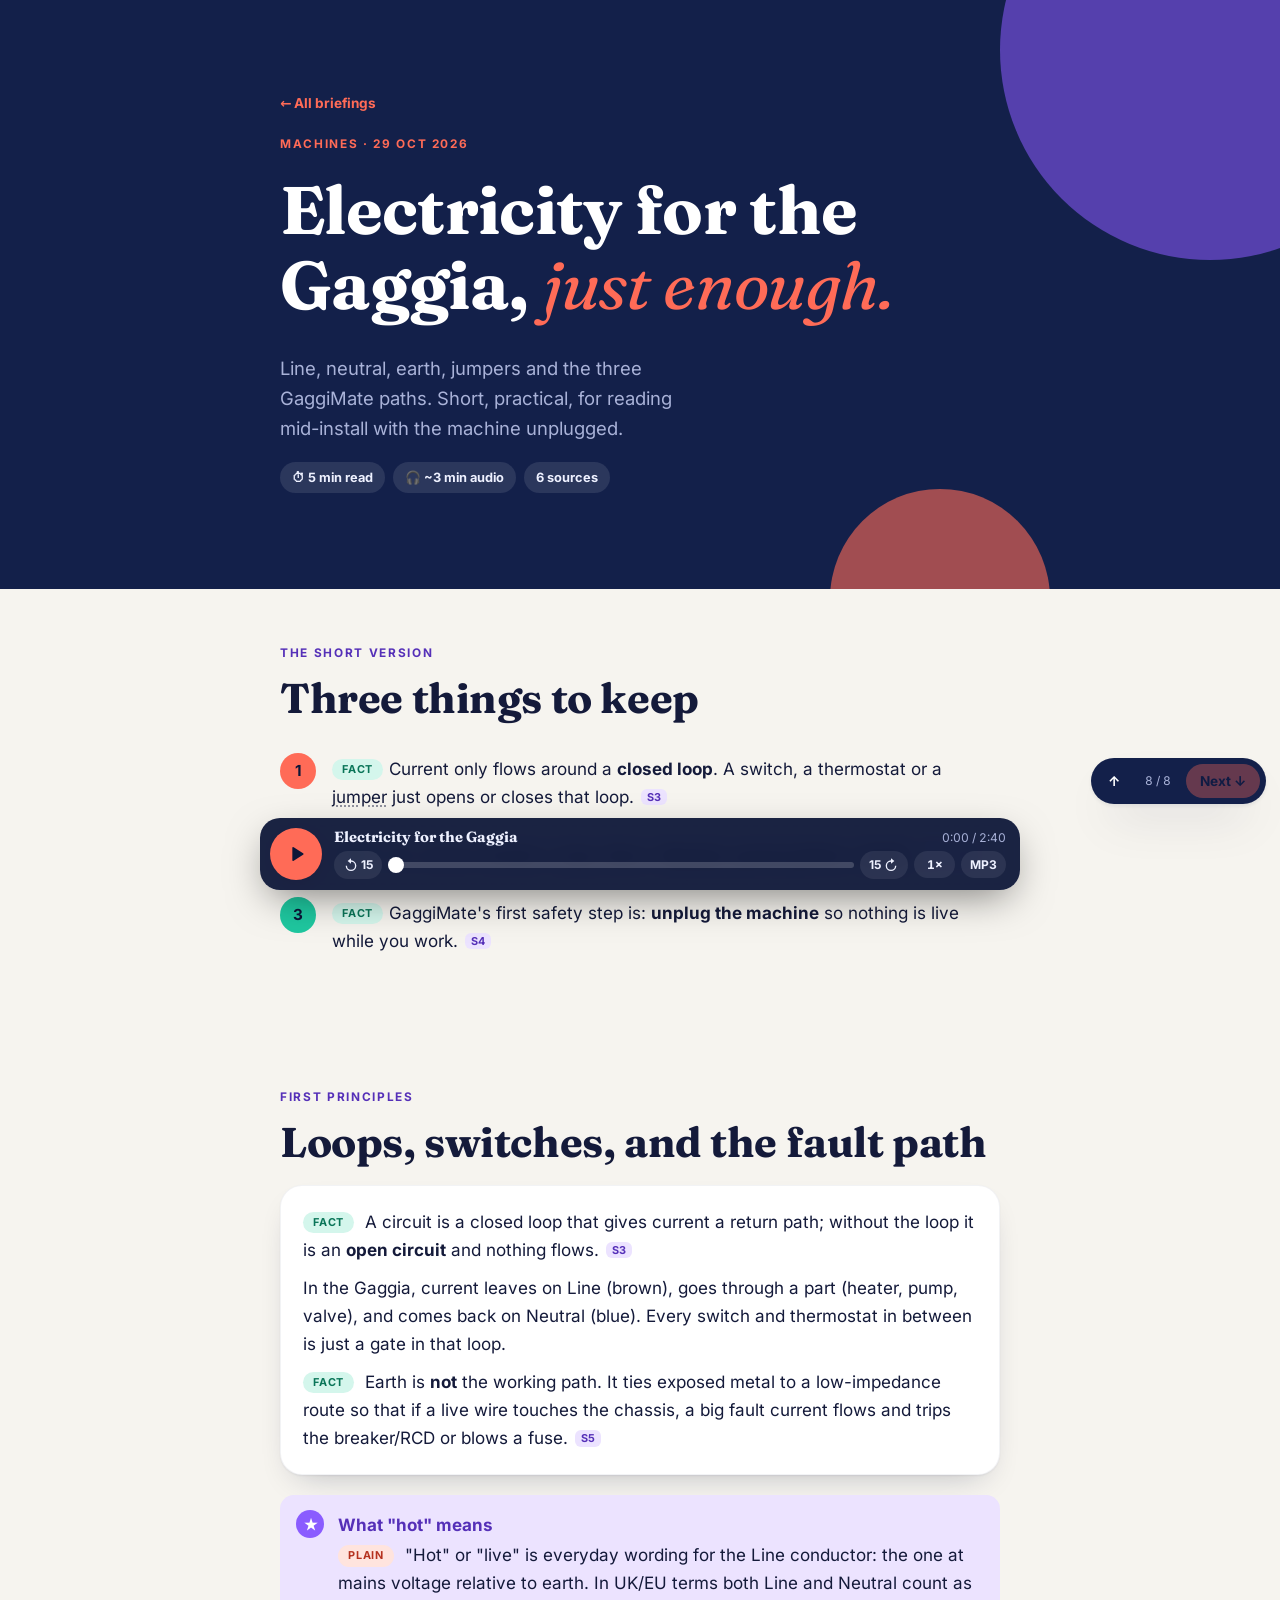
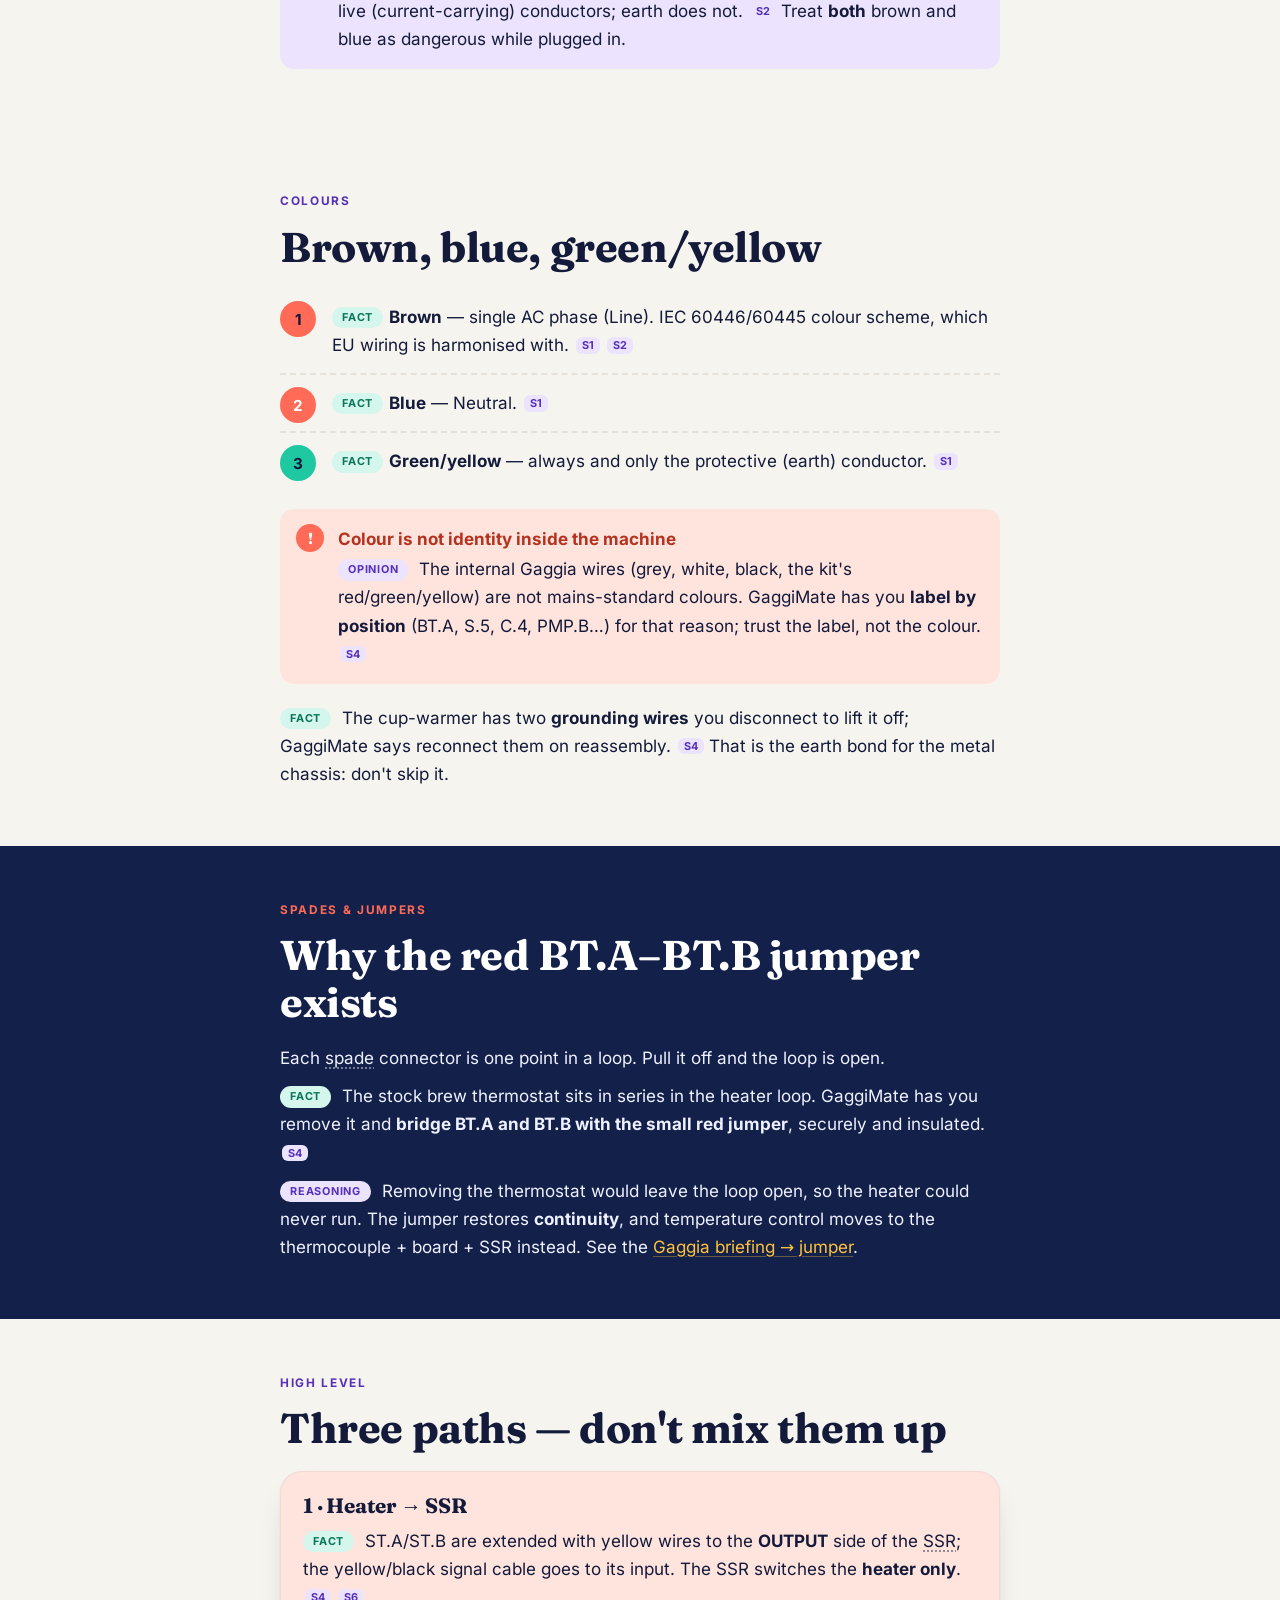
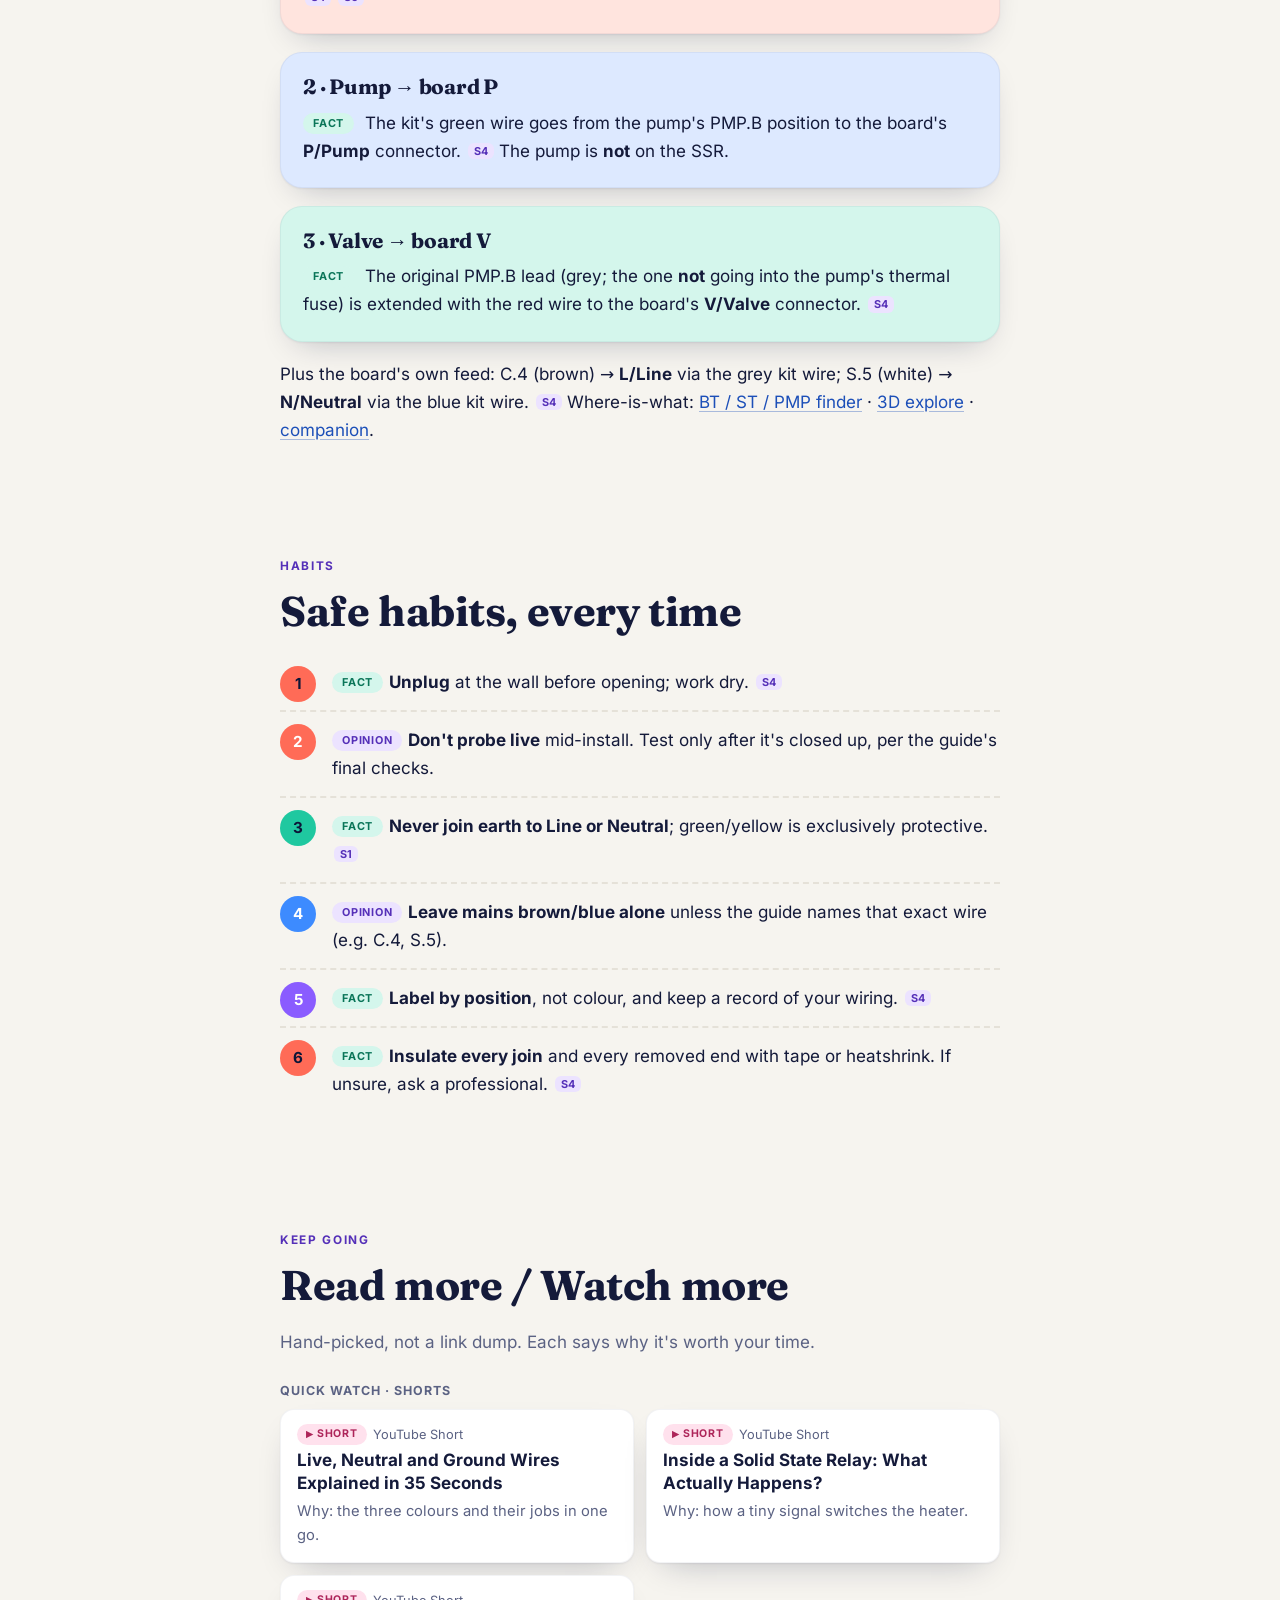
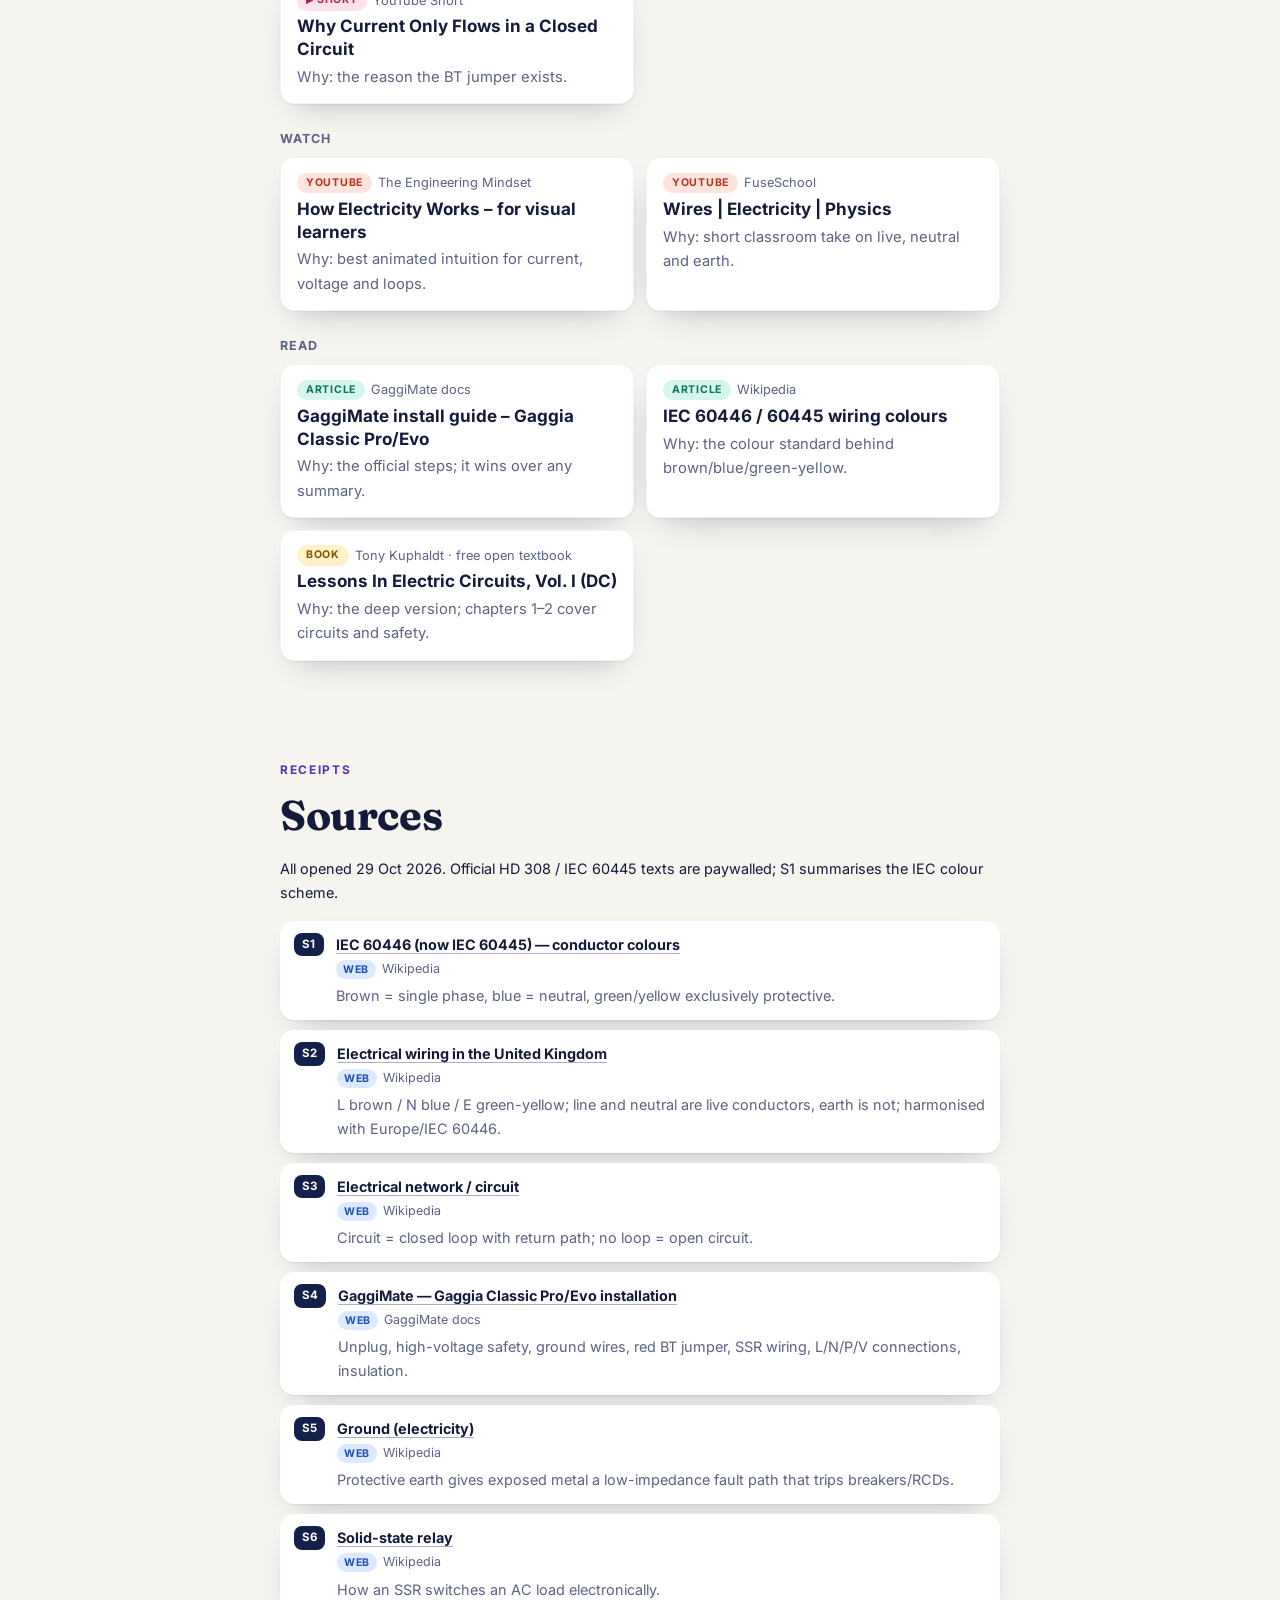
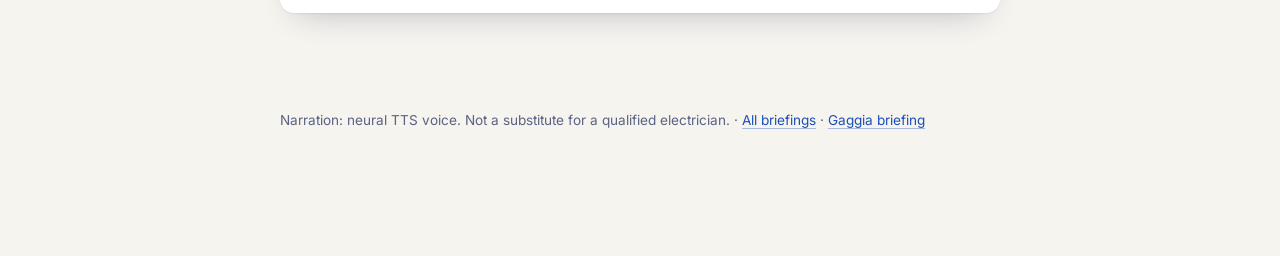
<file: electricity-gaggia/index.html>
<!doctype html>
<html lang="en">
<head>
<meta charset="utf-8">
<meta name="viewport" content="width=device-width,initial-scale=1">
<meta name="theme-color" content="#13204a">
<!-- Favicon: inline SVG, so it needs no path. EDIT: swap the fill colours to match the accent if you like. -->
<link rel="icon" href="data:image/svg+xml,%3Csvg xmlns='http://www.w3.org/2000/svg' viewBox='0 0 64 64'%3E%3Crect width='64' height='64' rx='16' fill='%2313204a'/%3E%3Ccircle cx='27' cy='36' r='15' fill='%23ffc23d'/%3E%3Ccircle cx='45' cy='20' r='8' fill='%23ff6b57'/%3E%3C/svg%3E">
<!-- EDIT: page title + description -->
<title>Electricity fundamentals for Gaggia / GaggiMate work · Deep Dive</title>
<meta name="description" content="Line, neutral, earth, jumpers and the three GaggiMate paths: just enough electricity to work safely mid-install.">
<script>
  /* Kit loader. Topic pages live at /<slug>/, so the kit is "../_kit/".
     The one exception is this template previewed in place at /_kit/template/, where the kit is "../".
     Leave this block as-is when copying the template. */
  var KIT = /\/_kit\/template\/(index\.html)?$/.test(location.pathname) ? '../' : '../_kit/';
  document.documentElement.classList.add('js');
  document.write('<link rel="stylesheet" href="' + KIT + 'kit.css">');
  // Failsafe: if the kit scripts didn't load, drop the hidden-until-revealed states.
  addEventListener('load', function () { if (!(window.Kit && Kit.steps)) document.documentElement.classList.remove('js'); });
</script>
<noscript><link rel="stylesheet" href="../_kit/kit.css"></noscript>
<style>
  /* Page-specific styles (optional). Pick this page's accent: */
  :root { --accent: var(--coral); }
</style>
</head>
<!-- data-glossary: optional terms file for <dfn class="term"> (see glossary.js). Copy glossary.json too, or drop the attribute. -->
<body data-step-nav data-glossary="glossary.json">
<header class="hero"><div class="wrap">
<a class="back" href="../">← All briefings</a><br>
<span class="kicker">Machines · 29 Oct 2026</span>
<h1>Electricity for the Gaggia, <em class="accent">just enough.</em></h1>
<p class="lede">Line, neutral, earth, jumpers and the three GaggiMate paths. Short, practical, for reading mid-install with the machine unplugged.</p>
<div class="meta"><span>⏱ 5 min read</span><span>🎧 ~3 min audio</span><a href="#sources">6 sources</a></div>
</div></header>
<main>

<section data-step="tldr"><div class="wrap">
<span class="kicker">The short version</span><h2>Three things to keep</h2>
<ol class="points">
<li><span class="pill fact">Fact</span>Current only flows around a <b>closed loop</b>. A switch, a thermostat or a <dfn class="term" data-en="A short wire that joins two terminals so current can pass straight through." data-bg="мост (джъмпер)">jumper</dfn> just opens or closes that loop. <a class="cite" href="#S3">S3</a></li>
<li><span class="pill fact">Fact</span>EU colours: <b>brown = <dfn class="term" data-en="The live supply conductor. It carries the 230 V relative to earth." data-bg="фаза (линия)">Line</dfn></b>, <b>blue = <dfn class="term" data-en="The return conductor that completes the loop; bonded to earth by the supplier, but still part of the working circuit." data-bg="нула">Neutral</dfn></b>, <b>green/yellow = <dfn class="term" data-en="Protective conductor tied to the metal chassis. Carries current only during a fault." data-bg="заземяване">Earth</dfn></b>. <a class="cite" href="#S1">S1</a> <a class="cite" href="#S2">S2</a></li>
<li><span class="pill fact">Fact</span>GaggiMate's first safety step is: <b>unplug the machine</b> so nothing is live while you work. <a class="cite" href="#S4">S4</a></li>
</ol></div></section>

<section data-step="idea"><div class="wrap">
<span class="kicker">First principles</span><h2>Loops, switches, and the fault path</h2>
<div class="card"><p><span class="pill fact">Fact</span> A circuit is a closed loop that gives current a return path; without the loop it is an <b>open circuit</b> and nothing flows. <a class="cite" href="#S3">S3</a></p>
<p>In the Gaggia, current leaves on Line (brown), goes through a part (heater, pump, valve), and comes back on Neutral (blue). Every switch and thermostat in between is just a gate in that loop.</p>
<p><span class="pill fact">Fact</span> Earth is <b>not</b> the working path. It ties exposed metal to a low-impedance route so that if a live wire touches the chassis, a big fault current flows and trips the breaker/RCD or blows a fuse. <a class="cite" href="#S5">S5</a></p></div>
<div class="callout key"><span class="callout-title">What "hot" means</span><span class="pill what">Plain</span> "Hot" or "live" is everyday wording for the Line conductor: the one at mains voltage relative to earth. In UK/EU terms both Line and Neutral count as live (current-carrying) conductors; earth does not. <a class="cite" href="#S2">S2</a> Treat <b>both</b> brown and blue as dangerous while plugged in.</div>
</div></section>

<section data-step="colours" id="colours"><div class="wrap">
<span class="kicker">Colours</span><h2>Brown, blue, green/yellow</h2>
<ol class="points">
<li><span class="pill fact">Fact</span><b>Brown</b> — single AC phase (Line). IEC 60446/60445 colour scheme, which EU wiring is harmonised with. <a class="cite" href="#S1">S1</a> <a class="cite" href="#S2">S2</a></li>
<li><span class="pill fact">Fact</span><b>Blue</b> — Neutral. <a class="cite" href="#S1">S1</a></li>
<li><span class="pill fact">Fact</span><b>Green/yellow</b> — always and only the protective (earth) conductor. <a class="cite" href="#S1">S1</a></li>
</ol>
<div class="callout warn"><span class="callout-title">Colour is not identity inside the machine</span><span class="pill op">Opinion</span> The internal Gaggia wires (grey, white, black, the kit's red/green/yellow) are not mains-standard colours. GaggiMate has you <b>label by position</b> (BT.A, S.5, C.4, PMP.B…) for that reason; trust the label, not the colour. <a class="cite" href="#S4">S4</a></div>
<p><span class="pill fact">Fact</span> The cup-warmer has two <b>grounding wires</b> you disconnect to lift it off; GaggiMate says reconnect them on reassembly. <a class="cite" href="#S4">S4</a> That is the earth bond for the metal chassis: don't skip it.</p>
</div></section>

<section data-step="jumper" class="band"><div class="wrap">
<span class="kicker">Spades &amp; jumpers</span><h2>Why the red BT.A–BT.B jumper exists</h2>
<p>Each <dfn class="term" data-en="Flat push-on terminal (female spade on the wire, male tab on the part)." data-bg="кабелна обувка / конектор">spade</dfn> connector is one point in a loop. Pull it off and the loop is open.</p>
<p><span class="pill fact">Fact</span> The stock brew thermostat sits in series in the heater loop. GaggiMate has you remove it and <b>bridge BT.A and BT.B with the small red jumper</b>, securely and insulated. <a class="cite" href="#S4">S4</a></p>
<p><span class="pill op">Reasoning</span> Removing the thermostat would leave the loop open, so the heater could never run. The jumper restores <b>continuity</b>, and temperature control moves to the thermocouple + board + SSR instead. See the <a href="https://rnaidenov.github.io/deep-dive-briefings/gaggia-gaggimate/#jumper">Gaggia briefing → jumper</a>.</p>
</div></section>

<section data-step="paths"><div class="wrap">
<span class="kicker">High level</span><h2>Three paths — don't mix them up</h2>
<div class="card coral"><h3>1 · Heater → SSR</h3><p><span class="pill fact">Fact</span> ST.A/ST.B are extended with yellow wires to the <b>OUTPUT</b> side of the <dfn class="term" data-en="Solid-state relay: an electronic switch where a small low-voltage signal turns a mains load on and off, with no moving contacts." data-bg="твърдотелно реле (SSR)">SSR</dfn>; the yellow/black signal cable goes to its input. The SSR switches the <b>heater only</b>. <a class="cite" href="#S4">S4</a> <a class="cite" href="#S6">S6</a></p></div>
<div class="card sky"><h3>2 · Pump → board P</h3><p><span class="pill fact">Fact</span> The kit's green wire goes from the pump's PMP.B position to the board's <b>P/Pump</b> connector. <a class="cite" href="#S4">S4</a> The pump is <b>not</b> on the SSR.</p></div>
<div class="card mint"><h3>3 · Valve → board V</h3><p><span class="pill fact">Fact</span> The original PMP.B lead (grey; the one <b>not</b> going into the pump's thermal fuse) is extended with the red wire to the board's <b>V/Valve</b> connector. <a class="cite" href="#S4">S4</a></p></div>
<p>Plus the board's own feed: C.4 (brown) → <b>L/Line</b> via the grey kit wire; S.5 (white) → <b>N/Neutral</b> via the blue kit wire. <a class="cite" href="#S4">S4</a> Where-is-what: <a href="https://rnaidenov.github.io/deep-dive-briefings/gaggia-gaggimate/#find-bt-st-pmp">BT / ST / PMP finder</a> · <a href="https://rnaidenov.github.io/deep-dive-briefings/gaggia-gaggimate/#explore-3d">3D explore</a> · <a href="https://gaggimate-companion.vercel.app">companion</a>.</p>
</div></section>

<section data-step="habits"><div class="wrap">
<span class="kicker">Habits</span><h2>Safe habits, every time</h2>
<ol class="points">
<li><span class="pill fact">Fact</span><b>Unplug</b> at the wall before opening; work dry. <a class="cite" href="#S4">S4</a></li>
<li><span class="pill op">Opinion</span><b>Don't probe live</b> mid-install. Test only after it's closed up, per the guide's final checks.</li>
<li><span class="pill fact">Fact</span><b>Never join earth to Line or Neutral</b>; green/yellow is exclusively protective. <a class="cite" href="#S1">S1</a></li>
<li><span class="pill op">Opinion</span><b>Leave mains brown/blue alone</b> unless the guide names that exact wire (e.g. C.4, S.5).</li>
<li><span class="pill fact">Fact</span><b>Label by position</b>, not colour, and keep a record of your wiring. <a class="cite" href="#S4">S4</a></li>
<li><span class="pill fact">Fact</span><b>Insulate every join</b> and every removed end with tape or heatshrink. If unsure, ask a professional. <a class="cite" href="#S4">S4</a></li>
</ol></div></section>

<section data-step="read-watch" id="read-watch">
  <div class="wrap">
    <span class="kicker">Keep going</span>
    <h2>Read more / Watch more</h2>
    <p class="muted">Hand-picked, not a link dump. Each says why it's worth your time.</p>
    <div class="rw-group"><h3>Quick watch · Shorts</h3><ul class="rw-list">
      <li class="rw-item"><div class="rw-meta"><span class="rw-type short">Short</span>YouTube Short</div>
        <a class="rw-title" href="https://www.youtube.com/shorts/hCKvSWVH7qs" target="_blank" rel="noopener">Live, Neutral and Ground Wires Explained in 35 Seconds</a>
        <p class="rw-note">Why: the three colours and their jobs in one go.</p></li>
      <li class="rw-item"><div class="rw-meta"><span class="rw-type short">Short</span>YouTube Short</div>
        <a class="rw-title" href="https://www.youtube.com/shorts/1PFhg5pJ-oU" target="_blank" rel="noopener">Inside a Solid State Relay: What Actually Happens?</a>
        <p class="rw-note">Why: how a tiny signal switches the heater.</p></li>
      <li class="rw-item"><div class="rw-meta"><span class="rw-type short">Short</span>YouTube Short</div>
        <a class="rw-title" href="https://www.youtube.com/shorts/GaqvOrsJCUs" target="_blank" rel="noopener">Why Current Only Flows in a Closed Circuit</a>
        <p class="rw-note">Why: the reason the BT jumper exists.</p></li>
    </ul></div>
    <div class="rw-group"><h3>Watch</h3><ul class="rw-list">
      <li class="rw-item"><div class="rw-meta"><span class="rw-type youtube">YouTube</span>The Engineering Mindset</div>
        <a class="rw-title" href="https://www.youtube.com/watch?v=3KePcASD0NQ" target="_blank" rel="noopener">How Electricity Works – for visual learners</a>
        <p class="rw-note">Why: best animated intuition for current, voltage and loops.</p></li>
      <li class="rw-item"><div class="rw-meta"><span class="rw-type youtube">YouTube</span>FuseSchool</div>
        <a class="rw-title" href="https://www.youtube.com/watch?v=0OKTejgaWTY" target="_blank" rel="noopener">Wires | Electricity | Physics</a>
        <p class="rw-note">Why: short classroom take on live, neutral and earth.</p></li>
    </ul></div>
    <div class="rw-group"><h3>Read</h3><ul class="rw-list">
      <li class="rw-item"><div class="rw-meta"><span class="rw-type article">Article</span>GaggiMate docs</div>
        <a class="rw-title" href="https://docs.gaggimate.eu/docs/installation-gcp/" target="_blank" rel="noopener">GaggiMate install guide – Gaggia Classic Pro/Evo</a>
        <p class="rw-note">Why: the official steps; it wins over any summary.</p></li>
      <li class="rw-item"><div class="rw-meta"><span class="rw-type article">Article</span>Wikipedia</div>
        <a class="rw-title" href="https://en.wikipedia.org/wiki/IEC_60446" target="_blank" rel="noopener">IEC 60446 / 60445 wiring colours</a>
        <p class="rw-note">Why: the colour standard behind brown/blue/green-yellow.</p></li>
      <li class="rw-item"><div class="rw-meta"><span class="rw-type book">Book</span>Tony Kuphaldt · free open textbook</div>
        <a class="rw-title" href="https://www.ibiblio.org/kuphaldt/electricCircuits/DC/index.html" target="_blank" rel="noopener">Lessons In Electric Circuits, Vol. I (DC)</a>
        <p class="rw-note">Why: the deep version; chapters 1–2 cover circuits and safety.</p></li>
    </ul></div>
  </div>
</section>
<section data-step="sources" id="sources" class="sources"><div class="wrap">
<span class="kicker">Receipts</span><h2>Sources</h2>
<p>All opened 29 Oct 2026. Official HD 308 / IEC 60445 texts are paywalled; S1 summarises the IEC colour scheme.</p>
<ol class="source-list">
<li id="S1"><span class="src-id">S1</span><div><a class="src-title" href="https://en.wikipedia.org/wiki/IEC_60446">IEC 60446 (now IEC 60445) — conductor colours</a><span class="src-meta"><span class="src-type">Web</span>Wikipedia</span><p class="src-note">Brown = single phase, blue = neutral, green/yellow exclusively protective.</p></div></li>
<li id="S2"><span class="src-id">S2</span><div><a class="src-title" href="https://en.wikipedia.org/wiki/Electrical_wiring_in_the_United_Kingdom">Electrical wiring in the United Kingdom</a><span class="src-meta"><span class="src-type">Web</span>Wikipedia</span><p class="src-note">L brown / N blue / E green-yellow; line and neutral are live conductors, earth is not; harmonised with Europe/IEC 60446.</p></div></li>
<li id="S3"><span class="src-id">S3</span><div><a class="src-title" href="https://en.wikipedia.org/wiki/Electric_circuit">Electrical network / circuit</a><span class="src-meta"><span class="src-type">Web</span>Wikipedia</span><p class="src-note">Circuit = closed loop with return path; no loop = open circuit.</p></div></li>
<li id="S4"><span class="src-id">S4</span><div><a class="src-title" href="https://docs.gaggimate.eu/docs/installation-gcp/">GaggiMate — Gaggia Classic Pro/Evo installation</a><span class="src-meta"><span class="src-type">Web</span>GaggiMate docs</span><p class="src-note">Unplug, high-voltage safety, ground wires, red BT jumper, SSR wiring, L/N/P/V connections, insulation.</p></div></li>
<li id="S5"><span class="src-id">S5</span><div><a class="src-title" href="https://en.wikipedia.org/wiki/Ground_(electricity)">Ground (electricity)</a><span class="src-meta"><span class="src-type">Web</span>Wikipedia</span><p class="src-note">Protective earth gives exposed metal a low-impedance fault path that trips breakers/RCDs.</p></div></li>
<li id="S6"><span class="src-id">S6</span><div><a class="src-title" href="https://en.wikipedia.org/wiki/Solid-state_relay">Solid-state relay</a><span class="src-meta"><span class="src-type">Web</span>Wikipedia</span><p class="src-note">How an SSR switches an AC load electronically.</p></div></li>
</ol></div></section>
<footer class="footer"><div class="wrap">Narration: neural TTS voice. Not a substitute for a qualified electrician. · <a href="../">All briefings</a> · <a href="https://rnaidenov.github.io/deep-dive-briefings/gaggia-gaggimate/">Gaggia briefing</a></div></footer>
</main>
<div class="player" data-audio="audio.mp3" data-title="Electricity for the Gaggia" data-artist="Deep Dive" data-album="Deep Dive briefings">
<audio controls preload="metadata" src="audio.mp3"><a href="audio.mp3">Download the narration (MP3)</a></audio></div>
<script>['svg', 'chart', 'steps', 'audio', 'glossary'].forEach(function (f) { document.write('<script src="' + KIT + f + '.js"><\/script>'); });</script>
</body></html>
</file>
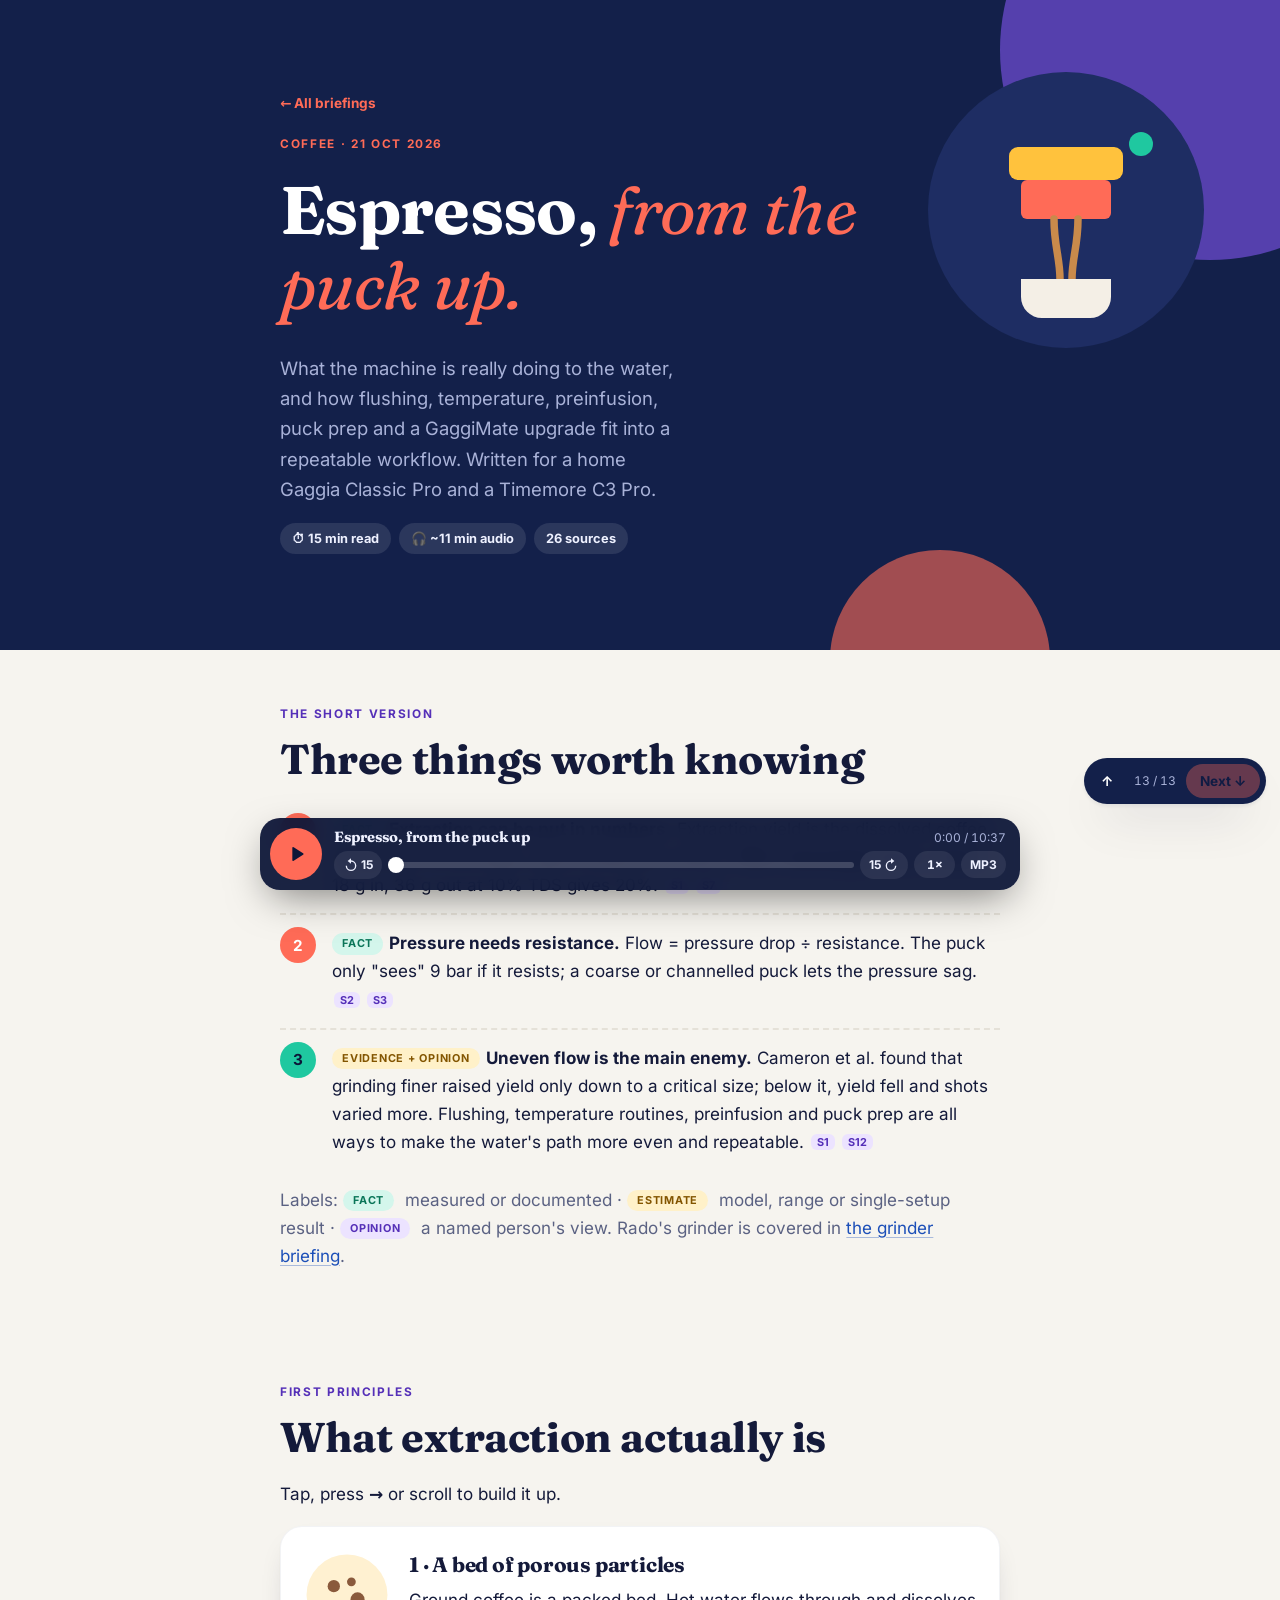
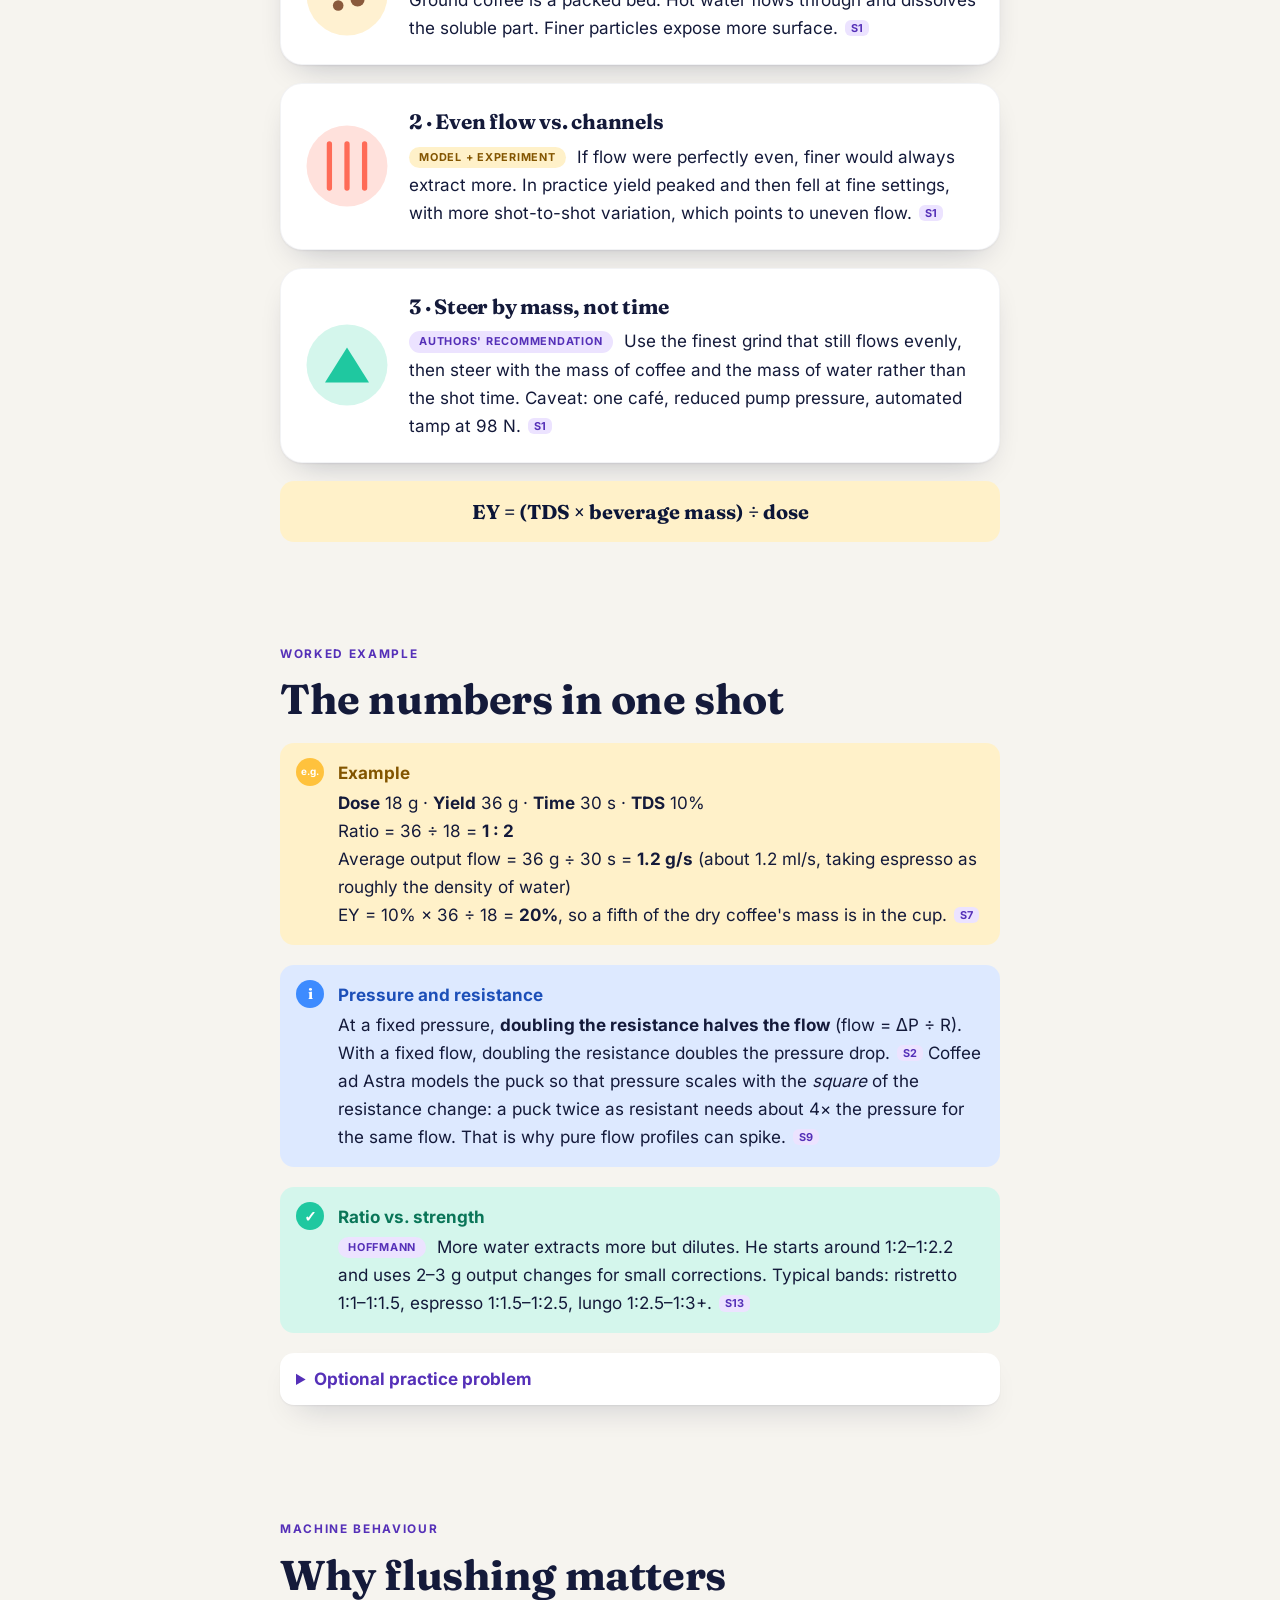
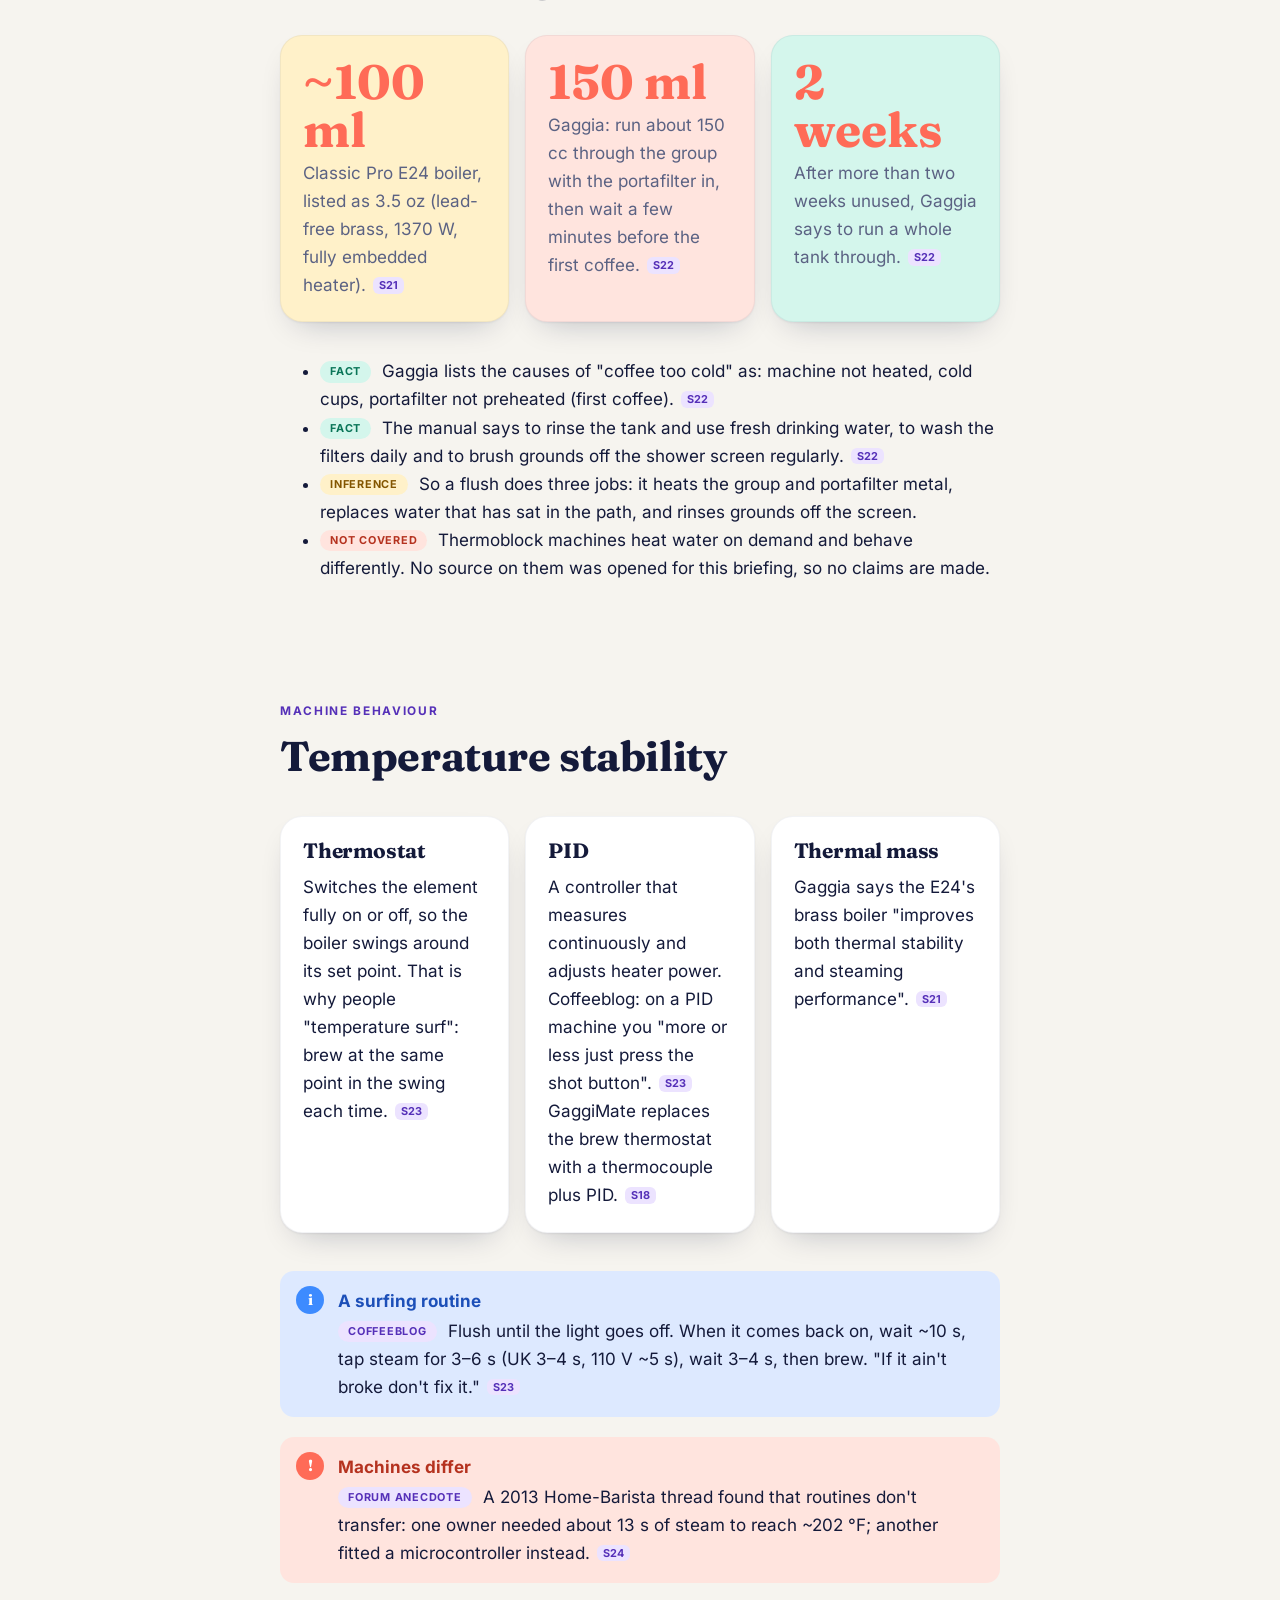
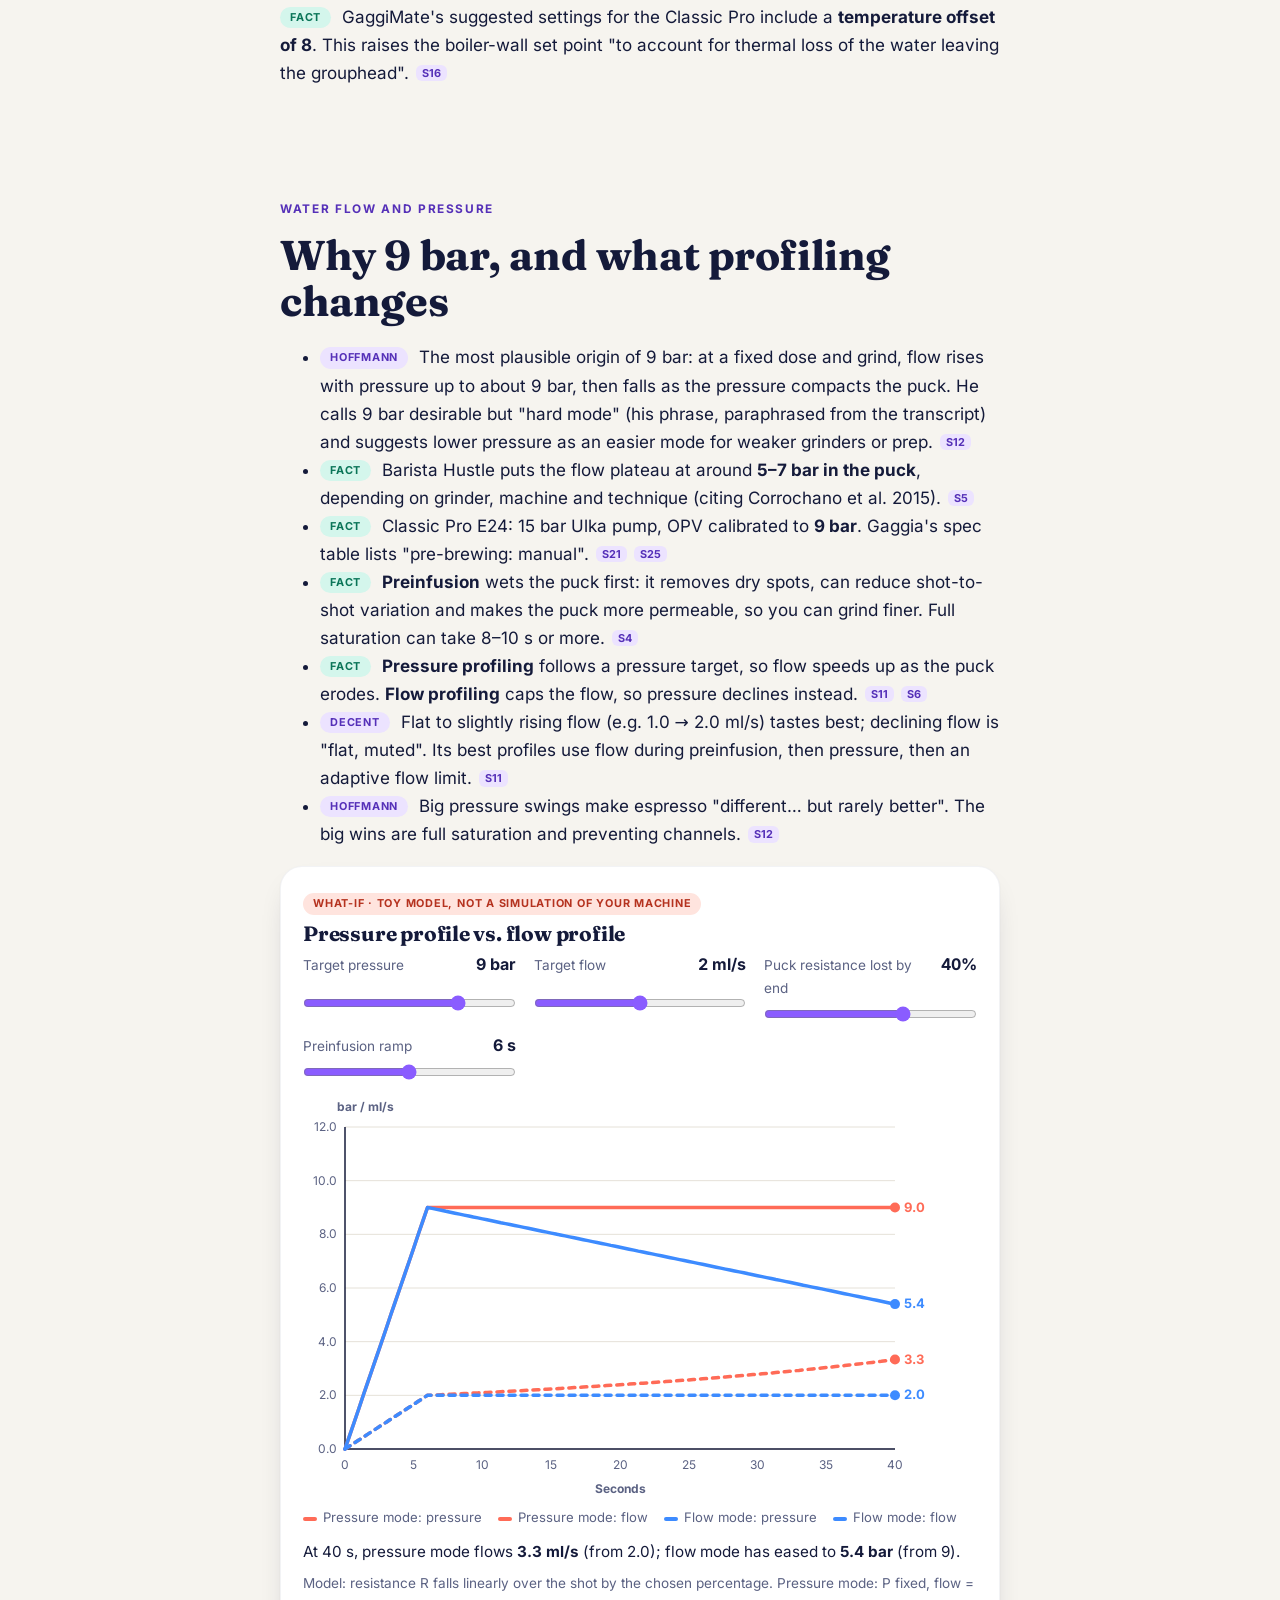
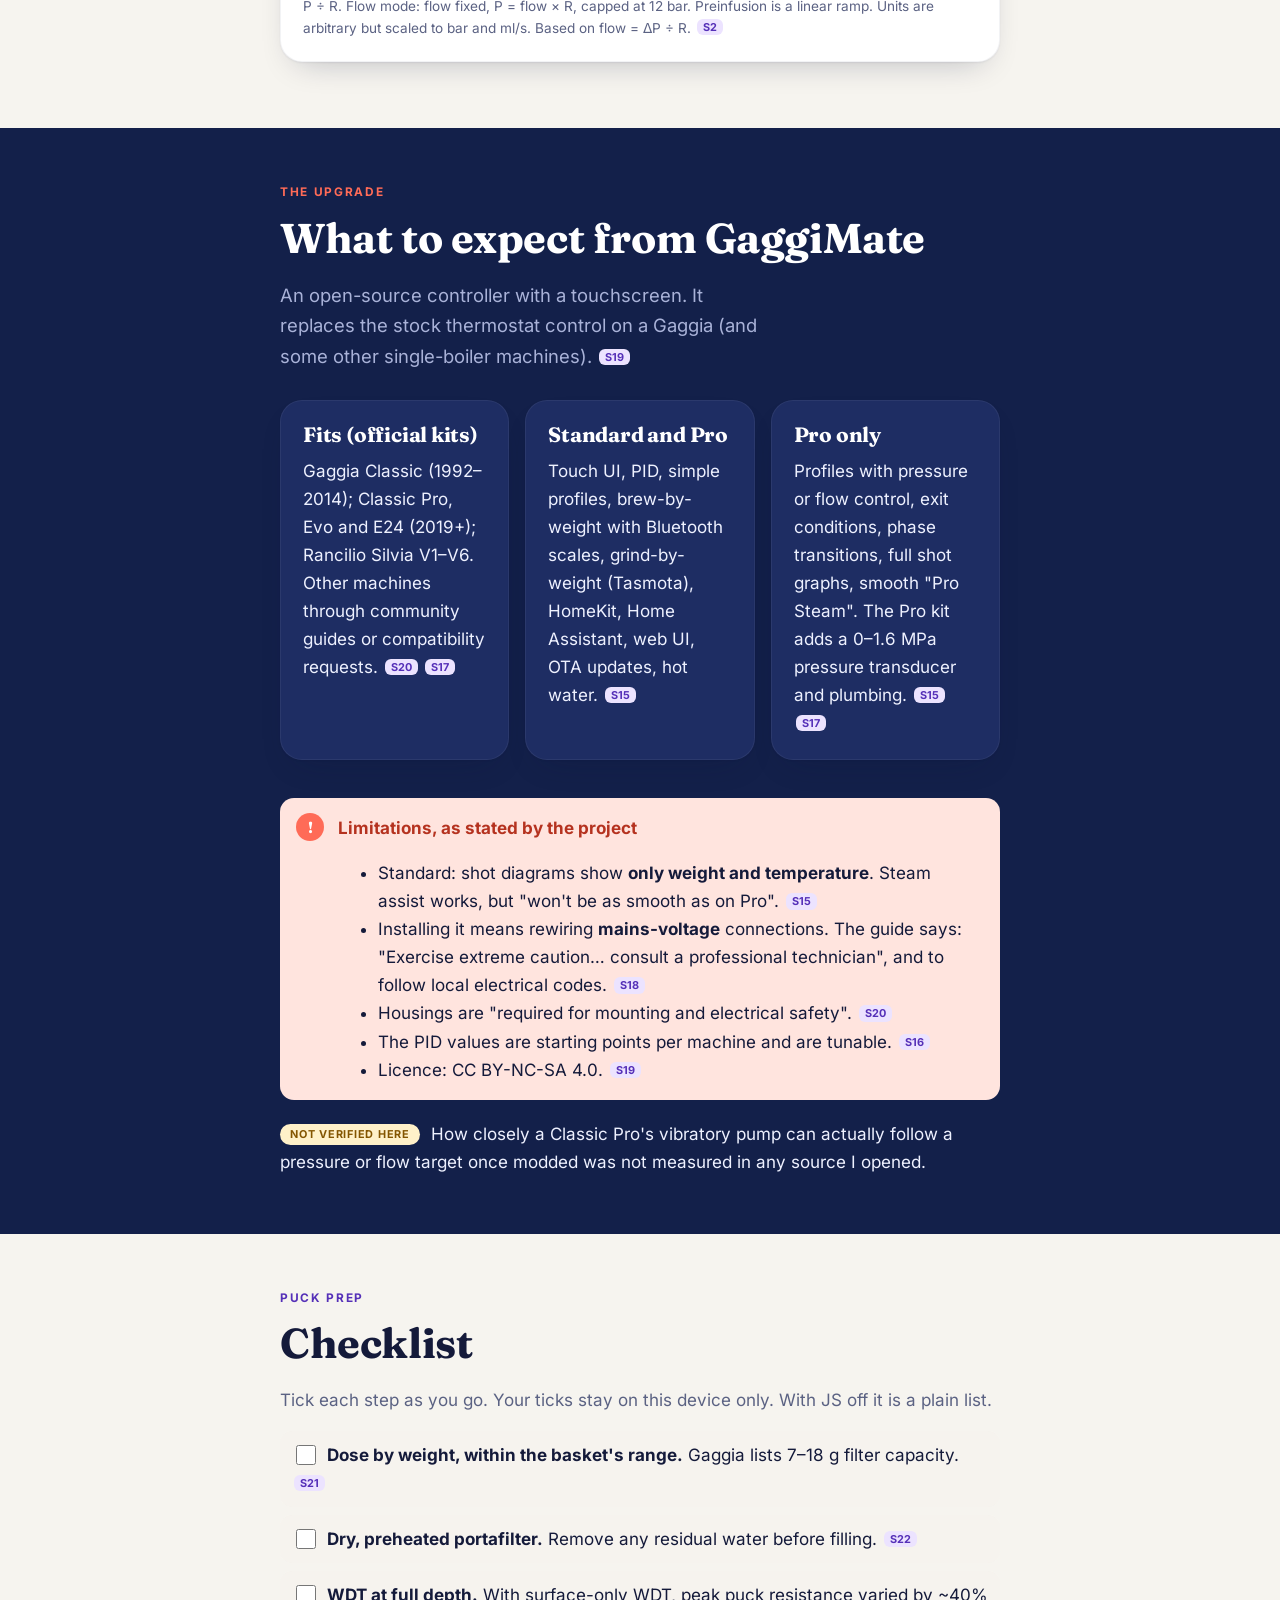
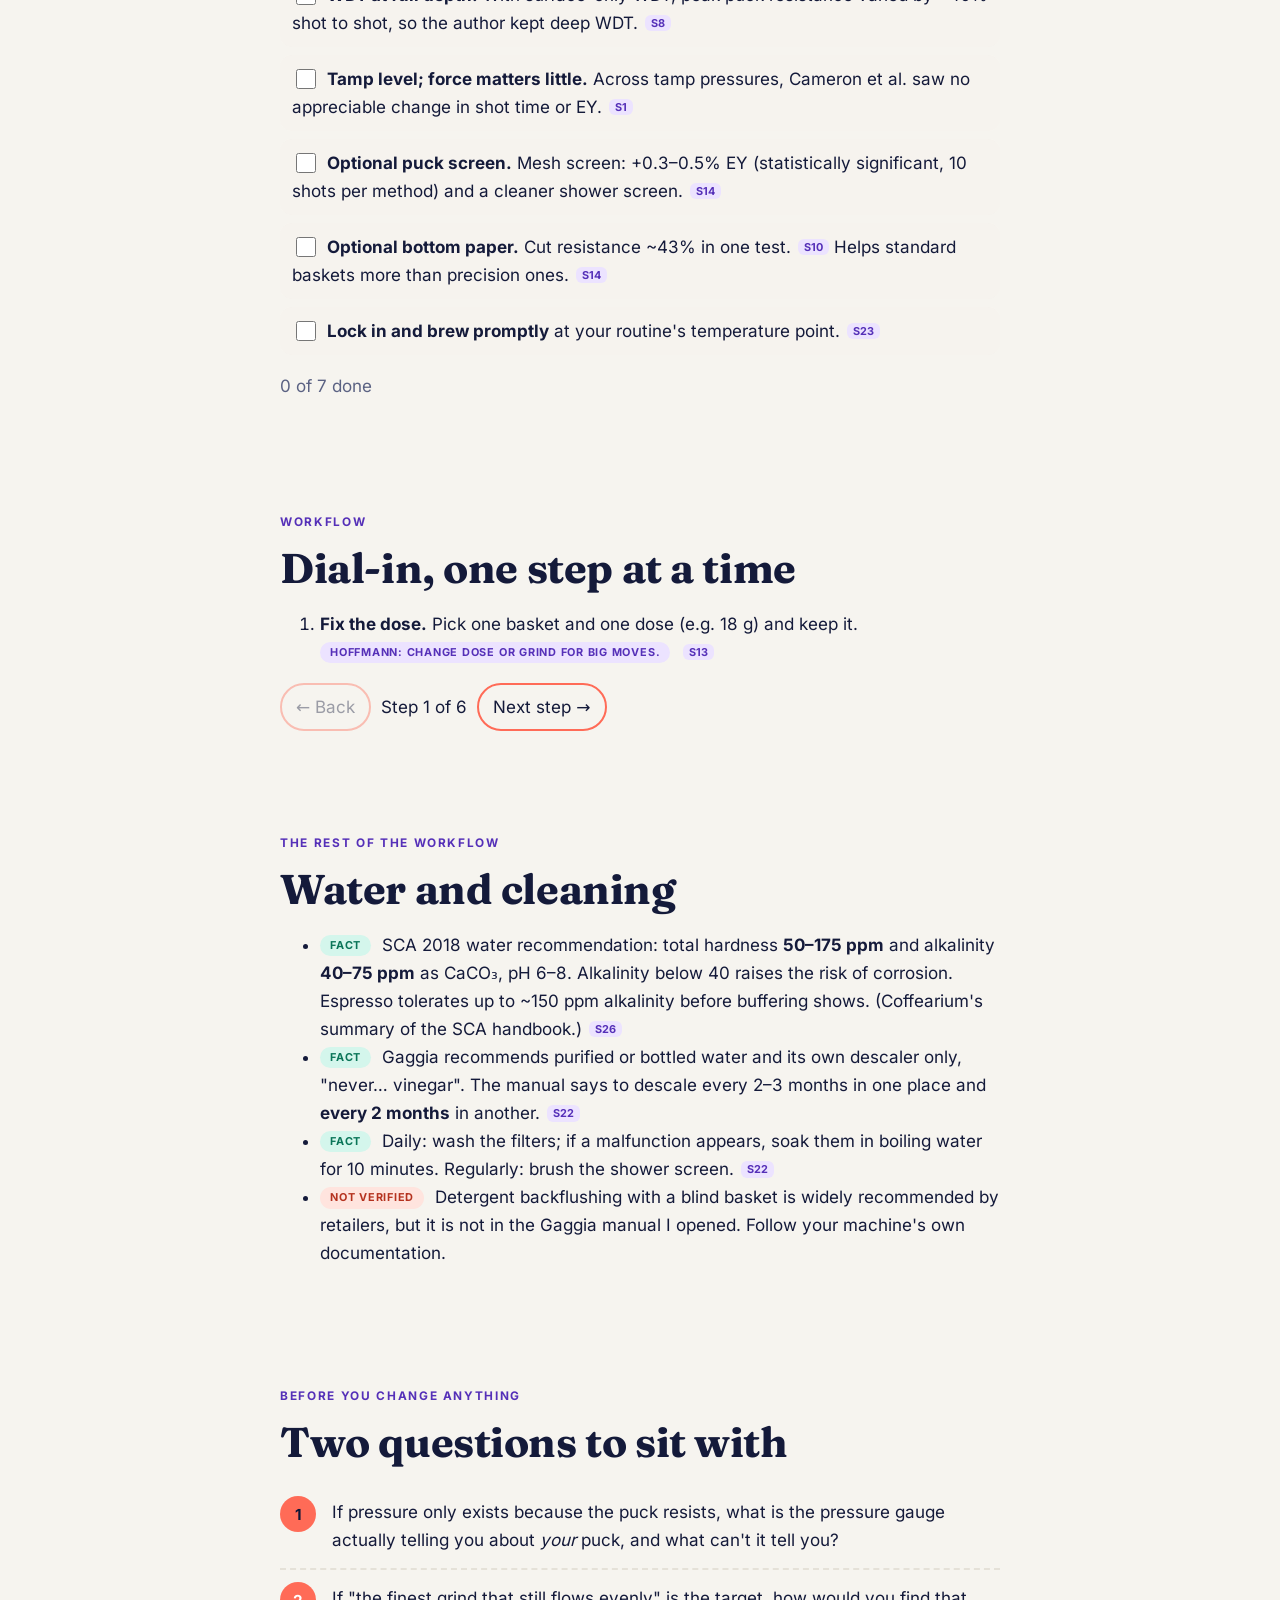
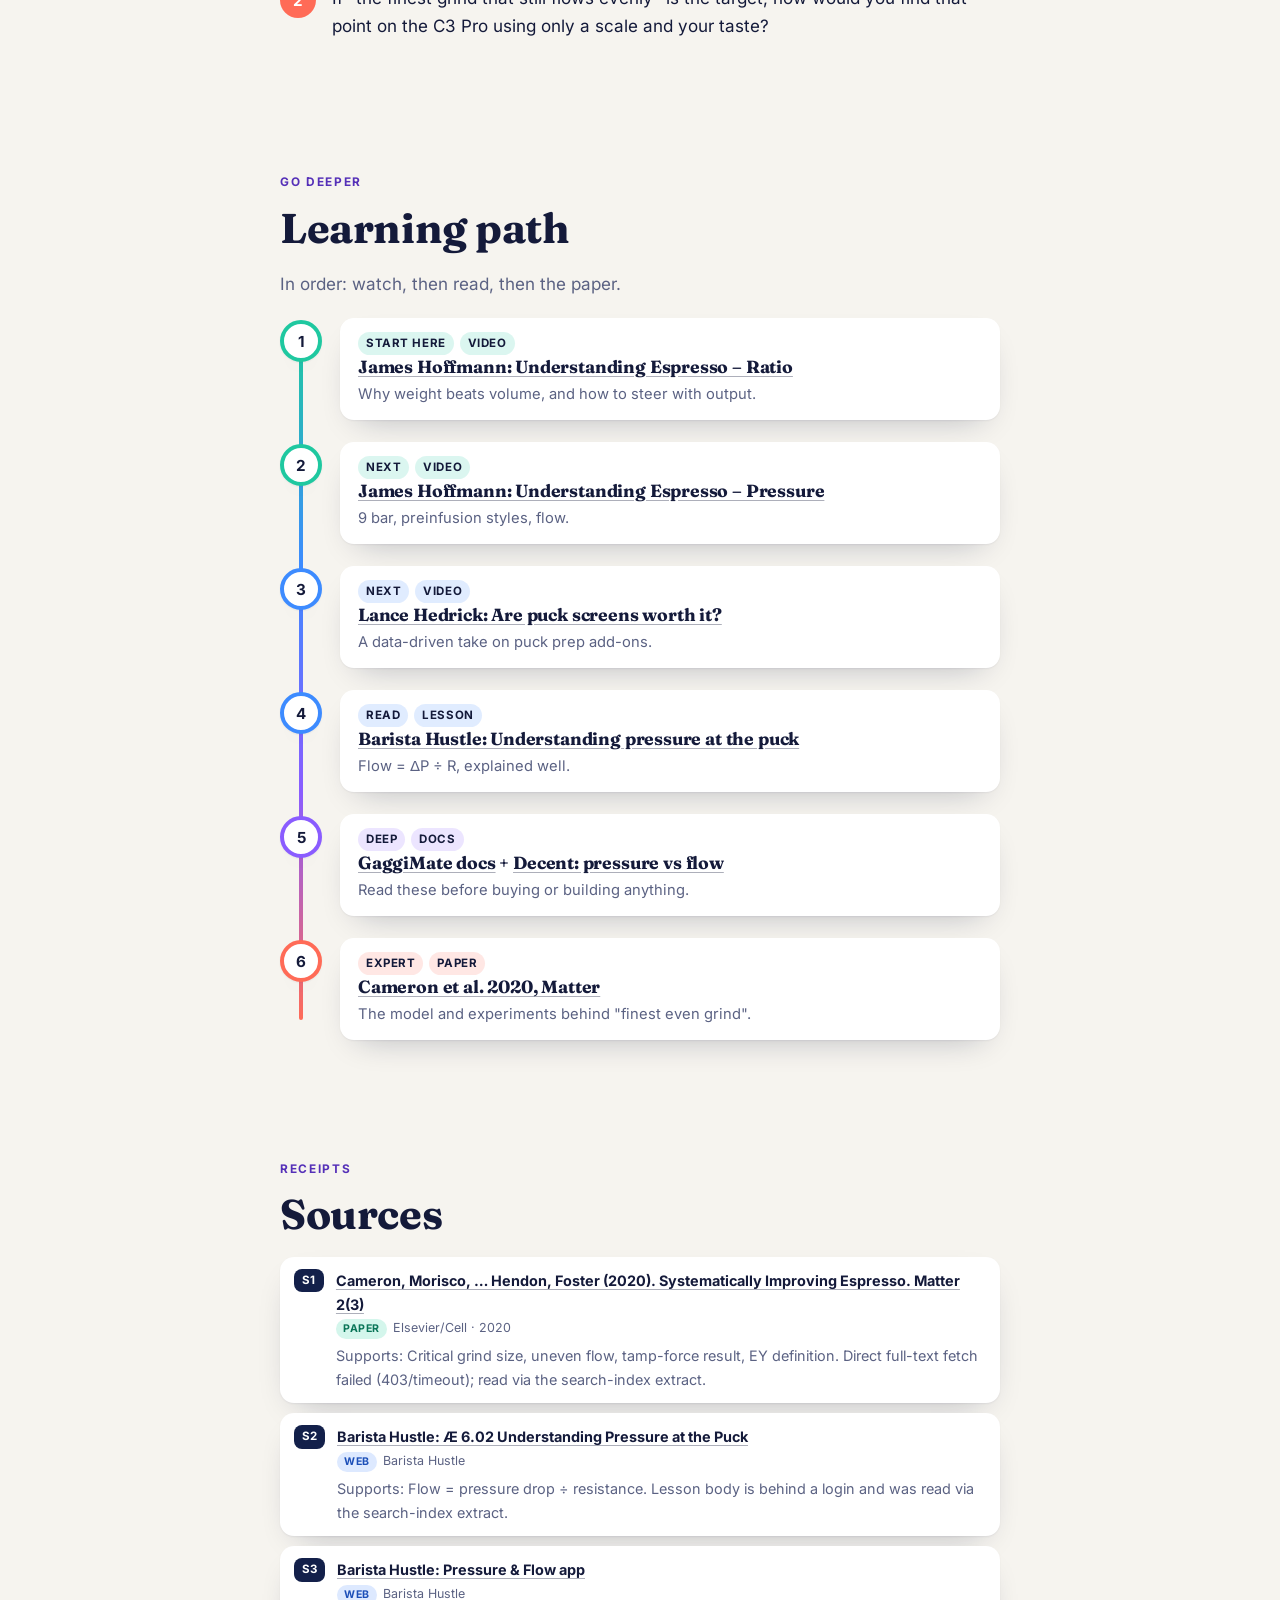
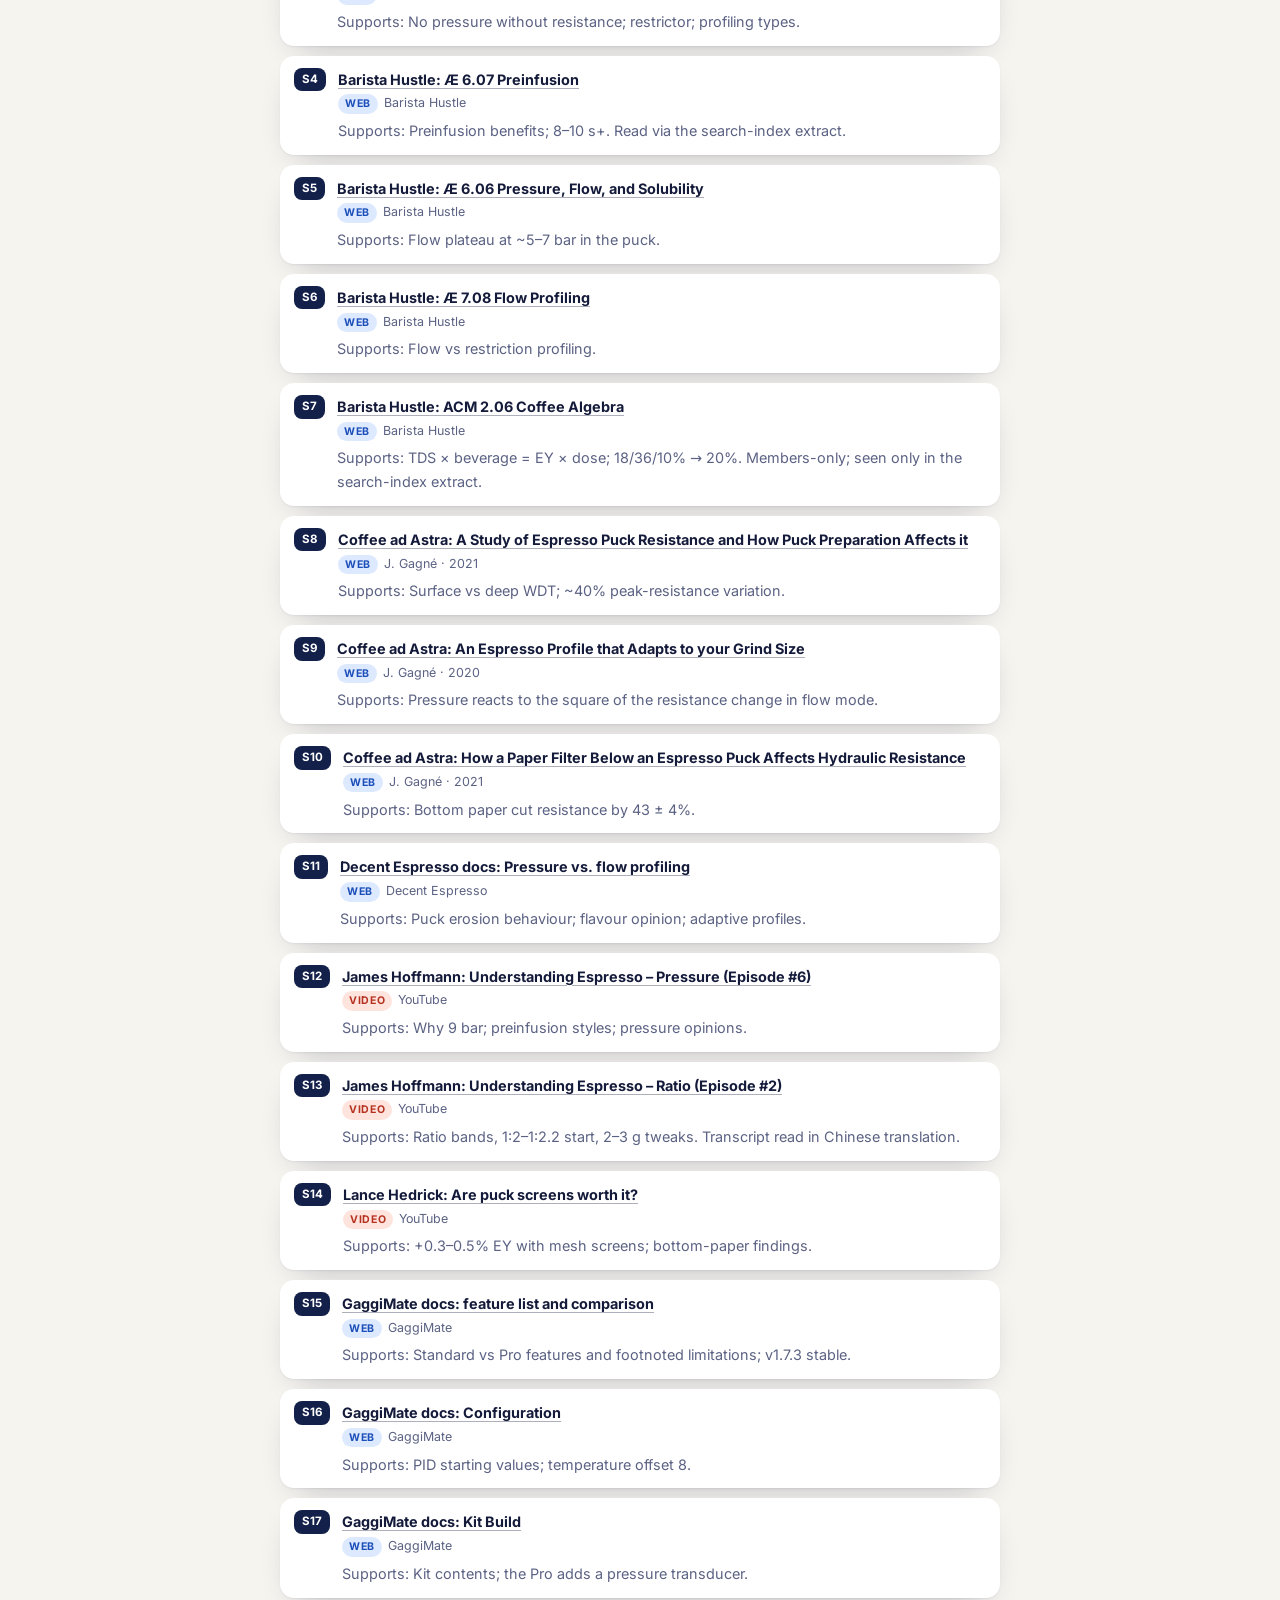
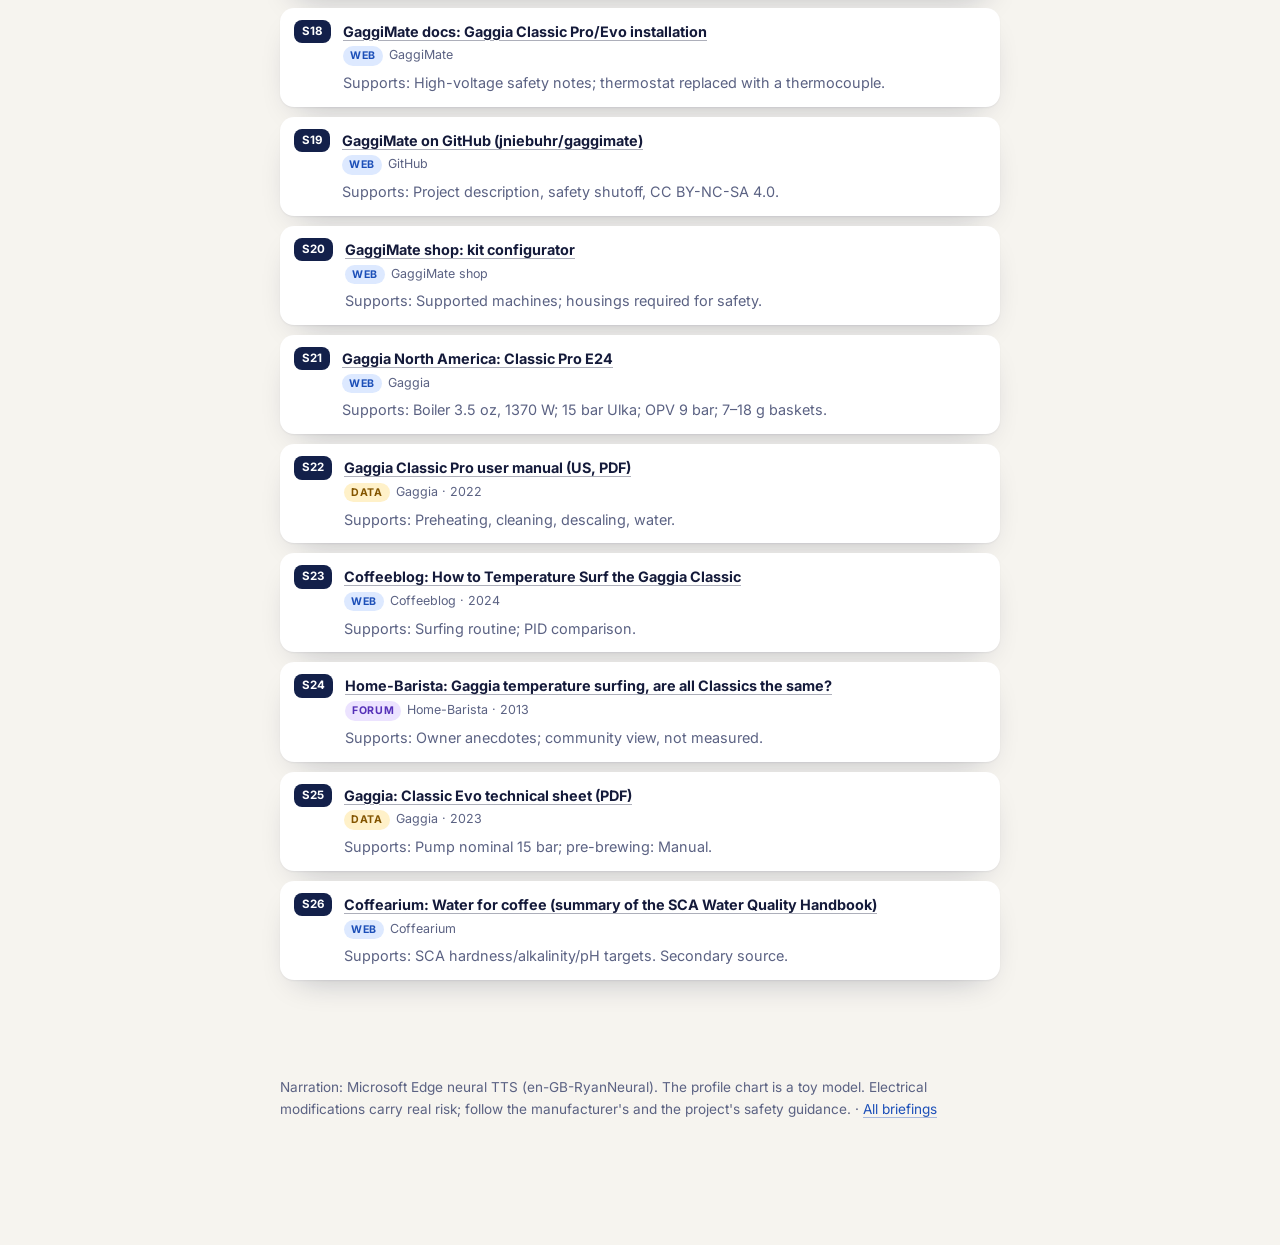
<file: espresso/index.html>
<!doctype html>
<html lang="en">
<head>
<meta charset="utf-8">
<link rel="icon" href="data:,">
<meta name="viewport" content="width=device-width,initial-scale=1">
<meta name="theme-color" content="#13204a">
<!-- EDIT: page title + description -->
<title>Espresso, from the puck up · Deep Dive</title>
<meta name="description" content="Espresso workflow and machine behaviour: extraction, flushing, temperature, pressure and flow, GaggiMate, puck prep and dialling in. Sourced, with interactives and audio.">
<script>
  /* Kit loader. Topic pages live at /<slug>/, so the kit is "../_kit/".
     The one exception is this template previewed in place at /_kit/template/, where the kit is "../".
     Leave this block as-is when copying the template. */
  var KIT = /\/_kit\/template\/(index\.html)?$/.test(location.pathname) ? '../' : '../_kit/';
  document.documentElement.classList.add('js');
  document.write('<link rel="stylesheet" href="' + KIT + 'kit.css">');
  // Failsafe: if the kit scripts didn't load, drop the hidden-until-revealed states.
  addEventListener('load', function () { if (!(window.Kit && Kit.steps)) document.documentElement.classList.remove('js'); });
</script>
<noscript><link rel="stylesheet" href="../_kit/kit.css"></noscript>
<style>
  :root { --accent: var(--coral); }
  html:not(.js) .jsonly{display:none!important} .js .nojs{display:none!important}
  .checklist{list-style:none;padding:0}.checklist li{margin:8px 0;padding:10px 12px;border-radius:12px;background:var(--paper-2,#f6f3ee)}
  .checklist input{width:20px;height:20px;vertical-align:-4px;margin-right:6px;accent-color:var(--mint)}
  .checklist li.done{opacity:.6}.checklist li.done b{text-decoration:line-through}
  .js .dial li{display:none}.js .dial li.on{display:list-item}.dial li{margin:8px 0}
  .dialnav{display:flex;align-items:center;gap:10px;flex-wrap:wrap}.dialnav button{font:inherit;padding:8px 14px;border-radius:999px;border:2px solid var(--accent);background:transparent;cursor:pointer;color:inherit}
  .dialnav button:disabled{opacity:.4;cursor:default}
</style>
</head>
<body data-step-nav>
<header class="hero">
  <div class="wrap">
    <a class="back" href="../">← All briefings</a><br>
    <span class="kicker">Coffee · 21 Oct 2026</span>
    <h1>Espresso, <em class="accent">from the puck up.</em></h1>
    <p class="lede">What the machine is really doing to the water, and how flushing, temperature, preinfusion, puck prep and a GaggiMate upgrade fit into a repeatable workflow. Written for a home Gaggia Classic Pro and a Timemore C3 Pro.</p>
    <div class="meta"><span>⏱ 15 min read</span><span>🎧 ~11 min audio</span><a href="#sources">26 sources</a></div>
  </div>
  <svg class="hero-art" viewBox="0 0 200 200" aria-hidden="true">
    <circle cx="100" cy="100" r="92" fill="#1e2d63"/>
    <rect x="62" y="58" width="76" height="22" rx="6" fill="#ffc23d"/>
    <rect x="70" y="80" width="60" height="26" rx="4" fill="#ff6b57"/>
    <path data-draw d="M92 106 C 92 124, 96 132, 96 146" stroke="#c98a4b" stroke-width="5" fill="none" stroke-linecap="round"/>
    <path data-draw d="M108 106 C 108 124, 104 132, 104 146" stroke="#c98a4b" stroke-width="5" fill="none" stroke-linecap="round"/>
    <path d="M70 146 h60 v12 a14 14 0 0 1 -14 14 h-32 a14 14 0 0 1 -14 -14z" fill="#f4efe6"/>
    <circle class="bob" cx="150" cy="56" r="8" fill="#1fc8a0"/>
  </svg>
</header>

<main>

<section data-step="tldr">
  <div class="wrap">
    <span class="kicker">The short version</span>
    <h2>Three things worth knowing</h2>
    <ol class="points">
      <li><span class="pill fact">Fact</span><b>Extraction can be put in numbers.</b> Extraction yield is the dissolved coffee divided by the dry dose, which works out as <b>EY = TDS × beverage mass ÷ dose</b>. 18 g in, 36 g out at 10% TDS gives 20%. <a class="cite" href="#S1">S1</a> <a class="cite" href="#S7">S7</a></li>
      <li><span class="pill fact">Fact</span><b>Pressure needs resistance.</b> Flow = pressure drop ÷ resistance. The puck only "sees" 9 bar if it resists; a coarse or channelled puck lets the pressure sag. <a class="cite" href="#S2">S2</a> <a class="cite" href="#S3">S3</a></li>
      <li><span class="pill est">Evidence + opinion</span><b>Uneven flow is the main enemy.</b> Cameron et al. found that grinding finer raised yield only down to a critical size; below it, yield fell and shots varied more. Flushing, temperature routines, preinfusion and puck prep are all ways to make the water's path more even and repeatable. <a class="cite" href="#S1">S1</a> <a class="cite" href="#S12">S12</a></li>
    </ol>
    <p class="muted">Labels: <span class="pill fact">Fact</span> measured or documented · <span class="pill est">Estimate</span> model, range or single-setup result · <span class="pill op">Opinion</span> a named person's view. Rado's grinder is covered in <a href="../grinder/">the grinder briefing</a>.</p>
  </div>
</section>

<section data-step="principles" data-step-tap>
  <div class="wrap">
    <span class="kicker">First principles</span>
    <h2>What extraction actually is</h2>
    <p>Tap, press <b>→</b> or scroll to build it up.</p>
    <div class="card ill" data-reveal="next">
      <svg viewBox="0 0 100 100" aria-hidden="true"><circle cx="50" cy="50" r="46" fill="#fff1d1"/><g fill="#8a5a3c"><circle cx="35" cy="40" r="7"/><circle cx="55" cy="35" r="5"/><circle cx="62" cy="55" r="8"/><circle cx="40" cy="62" r="6"/></g></svg>
      <div><h3>1 · A bed of porous particles</h3>Ground coffee is a packed bed. Hot water flows through and dissolves the soluble part. Finer particles expose more surface. <a class="cite" href="#S1">S1</a></div>
    </div>
    <div class="card ill" data-reveal="next">
      <svg viewBox="0 0 100 100" aria-hidden="true"><circle cx="50" cy="50" r="46" fill="#ffe1dc"/><path d="M30 25v50M50 25v50M70 25v50" stroke="#ff6b57" stroke-width="6" stroke-linecap="round"/></svg>
      <div><h3>2 · Even flow vs. channels</h3><span class="pill est">Model + experiment</span> If flow were perfectly even, finer would always extract more. In practice yield peaked and then fell at fine settings, with more shot-to-shot variation, which points to uneven flow. <a class="cite" href="#S1">S1</a></div>
    </div>
    <div class="card ill" data-reveal="next">
      <svg viewBox="0 0 100 100" aria-hidden="true"><circle cx="50" cy="50" r="46" fill="#d4f6ec"/><path d="M25 70 L50 30 L75 70z" fill="#1fc8a0"/></svg>
      <div><h3>3 · Steer by mass, not time</h3><span class="pill op">Authors' recommendation</span> Use the finest grind that still flows evenly, then steer with the mass of coffee and the mass of water rather than the shot time. Caveat: one café, reduced pump pressure, automated tamp at 98 N. <a class="cite" href="#S1">S1</a></div>
    </div>
    <div class="math" data-reveal="next">EY = (TDS × beverage mass) ÷ dose</div>
  </div>
</section>

<section data-step="maths">
  <div class="wrap">
    <span class="kicker">Worked example</span>
    <h2>The numbers in one shot</h2>
    <div class="callout example"><span class="callout-title">Example</span>
      <b>Dose</b> 18 g · <b>Yield</b> 36 g · <b>Time</b> 30 s · <b>TDS</b> 10%<br>
      Ratio = 36 ÷ 18 = <b>1 : 2</b><br>
      Average output flow = 36 g ÷ 30 s = <b>1.2 g/s</b> (about 1.2 ml/s, taking espresso as roughly the density of water)<br>
      EY = 10% × 36 ÷ 18 = <b>20%</b>, so a fifth of the dry coffee's mass is in the cup. <a class="cite" href="#S7">S7</a></div>
    <div class="callout"><span class="callout-title">Pressure and resistance</span>At a fixed pressure, <b>doubling the resistance halves the flow</b> (flow = ΔP ÷ R). With a fixed flow, doubling the resistance doubles the pressure drop. <a class="cite" href="#S2">S2</a> Coffee ad Astra models the puck so that pressure scales with the <i>square</i> of the resistance change: a puck twice as resistant needs about 4× the pressure for the same flow. That is why pure flow profiles can spike. <a class="cite" href="#S9">S9</a></div>
    <div class="callout tip"><span class="callout-title">Ratio vs. strength</span><span class="pill op">Hoffmann</span> More water extracts more but dilutes. He starts around 1:2–1:2.2 and uses 2–3 g output changes for small corrections. Typical bands: ristretto 1:1–1:1.5, espresso 1:1.5–1:2.5, lungo 1:2.5–1:3+. <a class="cite" href="#S13">S13</a></div>
    <details><summary>Optional practice problem</summary>
      <p>You dose 20 g and stop at 45 g. The refractometer reads 8.5% TDS. What are the ratio and the EY? Did you extract more or less than the 18 g → 36 g @ 10% example?</p>
      <p><b>Answer:</b> ratio 45 ÷ 20 = 1 : 2.25. EY = 8.5 × 45 ÷ 20 = <b>19.1%</b>, slightly less than 20%, even though the drink is longer, because it is weaker.</p>
    </details>
  </div>
</section>

<section data-step="flush">
  <div class="wrap">
    <span class="kicker">Machine behaviour</span>
    <h2>Why flushing matters</h2>
    <div class="grid">
      <div class="card sun" data-reveal="pop"><div class="stat">~100 ml</div><p>Classic Pro E24 boiler, listed as 3.5 oz (lead-free brass, 1370 W, fully embedded heater). <a class="cite" href="#S21">S21</a></p></div>
      <div class="card coral" data-reveal="pop"><div class="stat">150 ml</div><p>Gaggia: run about 150 cc through the group with the portafilter in, then wait a few minutes before the first coffee. <a class="cite" href="#S22">S22</a></p></div>
      <div class="card mint" data-reveal="pop"><div class="stat">2 weeks</div><p>After more than two weeks unused, Gaggia says to run a whole tank through. <a class="cite" href="#S22">S22</a></p></div>
    </div>
    <ul>
      <li><span class="pill fact">Fact</span> Gaggia lists the causes of "coffee too cold" as: machine not heated, cold cups, portafilter not preheated (first coffee). <a class="cite" href="#S22">S22</a></li>
      <li><span class="pill fact">Fact</span> The manual says to rinse the tank and use fresh drinking water, to wash the filters daily and to brush grounds off the shower screen regularly. <a class="cite" href="#S22">S22</a></li>
      <li><span class="pill est">Inference</span> So a flush does three jobs: it heats the group and portafilter metal, replaces water that has sat in the path, and rinses grounds off the screen.</li>
      <li><span class="pill what">Not covered</span> Thermoblock machines heat water on demand and behave differently. No source on them was opened for this briefing, so no claims are made.</li>
    </ul>
  </div>
</section>

<section data-step="temp">
  <div class="wrap">
    <span class="kicker">Machine behaviour</span>
    <h2>Temperature stability</h2>
    <div class="grid">
      <div class="card" data-reveal><h3>Thermostat</h3><p>Switches the element fully on or off, so the boiler swings around its set point. That is why people "temperature surf": brew at the same point in the swing each time. <a class="cite" href="#S23">S23</a></p></div>
      <div class="card" data-reveal><h3>PID</h3><p>A controller that measures continuously and adjusts heater power. Coffeeblog: on a PID machine you "more or less just press the shot button". <a class="cite" href="#S23">S23</a> GaggiMate replaces the brew thermostat with a thermocouple plus PID. <a class="cite" href="#S18">S18</a></p></div>
      <div class="card" data-reveal><h3>Thermal mass</h3><p>Gaggia says the E24's brass boiler "improves both thermal stability and steaming performance". <a class="cite" href="#S21">S21</a></p></div>
    </div>
    <div class="callout"><span class="callout-title">A surfing routine</span><span class="pill op">Coffeeblog</span> Flush until the light goes off. When it comes back on, wait ~10 s, tap steam for 3–6 s (UK 3–4 s, 110 V ~5 s), wait 3–4 s, then brew. "If it ain't broke don't fix it." <a class="cite" href="#S23">S23</a></div>
    <div class="callout warn"><span class="callout-title">Machines differ</span><span class="pill op">Forum anecdote</span> A 2013 Home-Barista thread found that routines don't transfer: one owner needed about 13 s of steam to reach ~202 °F; another fitted a microcontroller instead. <a class="cite" href="#S24">S24</a></div>
    <p><span class="pill fact">Fact</span> GaggiMate's suggested settings for the Classic Pro include a <b>temperature offset of 8</b>. This raises the boiler-wall set point "to account for thermal loss of the water leaving the grouphead". <a class="cite" href="#S16">S16</a></p>
  </div>
</section>

<section data-step="pressure">
  <div class="wrap">
    <span class="kicker">Water flow and pressure</span>
    <h2>Why 9 bar, and what profiling changes</h2>
    <ul>
      <li><span class="pill op">Hoffmann</span> The most plausible origin of 9 bar: at a fixed dose and grind, flow rises with pressure up to about 9 bar, then falls as the pressure compacts the puck. He calls 9 bar desirable but "hard mode" (his phrase, paraphrased from the transcript) and suggests lower pressure as an easier mode for weaker grinders or prep. <a class="cite" href="#S12">S12</a></li>
      <li><span class="pill fact">Fact</span> Barista Hustle puts the flow plateau at around <b>5–7 bar in the puck</b>, depending on grinder, machine and technique (citing Corrochano et al. 2015). <a class="cite" href="#S5">S5</a></li>
      <li><span class="pill fact">Fact</span> Classic Pro E24: 15 bar Ulka pump, OPV calibrated to <b>9 bar</b>. Gaggia's spec table lists "pre-brewing: manual". <a class="cite" href="#S21">S21</a> <a class="cite" href="#S25">S25</a></li>
      <li><span class="pill fact">Fact</span> <b>Preinfusion</b> wets the puck first: it removes dry spots, can reduce shot-to-shot variation and makes the puck more permeable, so you can grind finer. Full saturation can take 8–10 s or more. <a class="cite" href="#S4">S4</a></li>
      <li><span class="pill fact">Fact</span> <b>Pressure profiling</b> follows a pressure target, so flow speeds up as the puck erodes. <b>Flow profiling</b> caps the flow, so pressure declines instead. <a class="cite" href="#S11">S11</a> <a class="cite" href="#S6">S6</a></li>
      <li><span class="pill op">Decent</span> Flat to slightly rising flow (e.g. 1.0 → 2.0 ml/s) tastes best; declining flow is "flat, muted". Its best profiles use flow during preinfusion, then pressure, then an adaptive flow limit. <a class="cite" href="#S11">S11</a></li>
      <li><span class="pill op">Hoffmann</span> Big pressure swings make espresso "different… but rarely better". The big wins are full saturation and preventing channels. <a class="cite" href="#S12">S12</a></li>
    </ul>
    <div class="card">
      <span class="pill what">What-if · toy model, not a simulation of your machine</span>
      <h3>Pressure profile vs. flow profile</h3>
      <div id="profile" class="jsonly"></div>
      <div class="nojs callout"><span class="callout-title">Chart needs JavaScript</span>In words: after preinfusion, a <b>fixed-pressure</b> shot's flow rises as the puck loses resistance, while a <b>fixed-flow</b> shot's pressure falls instead.</div>
      <p class="caption">Model: resistance R falls linearly over the shot by the chosen percentage. Pressure mode: P fixed, flow = P ÷ R. Flow mode: flow fixed, P = flow × R, capped at 12 bar. Preinfusion is a linear ramp. Units are arbitrary but scaled to bar and ml/s. Based on flow = ΔP ÷ R. <a class="cite" href="#S2">S2</a></p>
    </div>
  </div>
</section>

<section data-step="gaggimate" class="band">
  <div class="wrap">
    <span class="kicker">The upgrade</span>
    <h2>What to expect from GaggiMate</h2>
    <p class="lede">An open-source controller with a touchscreen. It replaces the stock thermostat control on a Gaggia (and some other single-boiler machines). <a class="cite" href="#S19">S19</a></p>
    <div class="grid">
      <div class="card dark" data-reveal><h3>Fits (official kits)</h3><p>Gaggia Classic (1992–2014); Classic Pro, Evo and E24 (2019+); Rancilio Silvia V1–V6. Other machines through community guides or compatibility requests. <a class="cite" href="#S20">S20</a> <a class="cite" href="#S17">S17</a></p></div>
      <div class="card dark" data-reveal><h3>Standard and Pro</h3><p>Touch UI, PID, simple profiles, brew-by-weight with Bluetooth scales, grind-by-weight (Tasmota), HomeKit, Home Assistant, web UI, OTA updates, hot water. <a class="cite" href="#S15">S15</a></p></div>
      <div class="card dark" data-reveal><h3>Pro only</h3><p>Profiles with pressure or flow control, exit conditions, phase transitions, full shot graphs, smooth "Pro Steam". The Pro kit adds a 0–1.6 MPa pressure transducer and plumbing. <a class="cite" href="#S15">S15</a> <a class="cite" href="#S17">S17</a></p></div>
    </div>
    <div class="callout warn" data-reveal><span class="callout-title">Limitations, as stated by the project</span>
      <ul>
        <li>Standard: shot diagrams show <b>only weight and temperature</b>. Steam assist works, but "won't be as smooth as on Pro". <a class="cite" href="#S15">S15</a></li>
        <li>Installing it means rewiring <b>mains-voltage</b> connections. The guide says: "Exercise extreme caution… consult a professional technician", and to follow local electrical codes. <a class="cite" href="#S18">S18</a></li>
        <li>Housings are "required for mounting and electrical safety". <a class="cite" href="#S20">S20</a></li>
        <li>The PID values are starting points per machine and are tunable. <a class="cite" href="#S16">S16</a></li>
        <li>Licence: CC BY-NC-SA 4.0. <a class="cite" href="#S19">S19</a></li>
      </ul></div>
    <p><span class="pill est">Not verified here</span> How closely a Classic Pro's vibratory pump can actually follow a pressure or flow target once modded was not measured in any source I opened.</p>
  </div>
</section>

<section data-step="puck">
  <div class="wrap">
    <span class="kicker">Puck prep</span>
    <h2>Checklist</h2>
    <p class="muted">Tick each step as you go. Your ticks stay on this device only. With JS off it is a plain list.</p>
    <ul class="checklist" id="checklist">
      <li><label><input type="checkbox"> <b>Dose by weight, within the basket's range.</b> Gaggia lists 7–18 g filter capacity. <a class="cite" href="#S21">S21</a></label></li>
      <li><label><input type="checkbox"> <b>Dry, preheated portafilter.</b> Remove any residual water before filling. <a class="cite" href="#S22">S22</a></label></li>
      <li><label><input type="checkbox"> <b>WDT at full depth.</b> With surface-only WDT, peak puck resistance varied by ~40% shot to shot, so the author kept deep WDT. <a class="cite" href="#S8">S8</a></label></li>
      <li><label><input type="checkbox"> <b>Tamp level; force matters little.</b> Across tamp pressures, Cameron et al. saw no appreciable change in shot time or EY. <a class="cite" href="#S1">S1</a></label></li>
      <li><label><input type="checkbox"> <b>Optional puck screen.</b> Mesh screen: +0.3–0.5% EY (statistically significant, 10 shots per method) and a cleaner shower screen. <a class="cite" href="#S14">S14</a></label></li>
      <li><label><input type="checkbox"> <b>Optional bottom paper.</b> Cut resistance ~43% in one test. <a class="cite" href="#S10">S10</a> Helps standard baskets more than precision ones. <a class="cite" href="#S14">S14</a></label></li>
      <li><label><input type="checkbox"> <b>Lock in and brew promptly</b> at your routine's temperature point. <a class="cite" href="#S23">S23</a></label></li>
    </ul>
    <p id="ckout" class="muted jsonly" aria-live="polite"></p>
  </div>
</section>

<section data-step="dialin">
  <div class="wrap">
    <span class="kicker">Workflow</span>
    <h2>Dial-in, one step at a time</h2>
    <ol class="dial" id="dial">
      <li><b>Fix the dose.</b> Pick one basket and one dose (e.g. 18 g) and keep it. <span class="pill op">Hoffmann: change dose or grind for big moves.</span> <a class="cite" href="#S13">S13</a></li>
      <li><b>Fix the ratio.</b> Start near 1:2 (18 → 36 g), weighing the output rather than judging volume. <a class="cite" href="#S13">S13</a></li>
      <li><b>Grind to taste, not to a clock.</b> A common guide is ~25–30 s including preinfusion. <a class="cite" href="#S23">S23</a> Cameron et al. suggest ignoring time and steering by masses. <a class="cite" href="#S1">S1</a> On the C3 Pro, see the <a href="../grinder/">grinder briefing</a>.</li>
      <li><b>Taste and steer.</b> Sour, thin or harsh → extract more: grind finer, or go 2–3 g longer. Hoffmann describes going from 36 to 39 g taking a shot from slightly harsh and sour to balanced (paraphrased). Bitter, dry or hollow → extract less. <a class="cite" href="#S13">S13</a></li>
      <li><b>Watch for channels.</b> If grinding finer makes shots erratic, you may be past the critical grind; step back coarser. <a class="cite" href="#S1">S1</a></li>
      <li><b>Change one variable at a time</b> and write it down: dose, out, time, taste.</li>
    </ol>
    <div class="dialnav jsonly"><button type="button" id="dprev">← Back</button> <span id="dpos"></span> <button type="button" id="dnext">Next step →</button></div>
  </div>
</section>

<section data-step="rest">
  <div class="wrap">
    <span class="kicker">The rest of the workflow</span>
    <h2>Water and cleaning</h2>
    <ul>
      <li><span class="pill fact">Fact</span> SCA 2018 water recommendation: total hardness <b>50–175 ppm</b> and alkalinity <b>40–75 ppm</b> as CaCO₃, pH 6–8. Alkalinity below 40 raises the risk of corrosion. Espresso tolerates up to ~150 ppm alkalinity before buffering shows. (Coffearium's summary of the SCA handbook.) <a class="cite" href="#S26">S26</a></li>
      <li><span class="pill fact">Fact</span> Gaggia recommends purified or bottled water and its own descaler only, "never… vinegar". The manual says to descale every 2–3 months in one place and <b>every 2 months</b> in another. <a class="cite" href="#S22">S22</a></li>
      <li><span class="pill fact">Fact</span> Daily: wash the filters; if a malfunction appears, soak them in boiling water for 10 minutes. Regularly: brush the shower screen. <a class="cite" href="#S22">S22</a></li>
      <li><span class="pill what">Not verified</span> Detergent backflushing with a blind basket is widely recommended by retailers, but it is not in the Gaggia manual I opened. Follow your machine's own documentation.</li>
    </ul>
  </div>
</section>

<section data-step="think">
  <div class="wrap">
    <span class="kicker">Before you change anything</span>
    <h2>Two questions to sit with</h2>
    <ol class="points">
      <li>If pressure only exists because the puck resists, what is the pressure gauge actually telling you about <i>your</i> puck, and what can't it tell you?</li>
      <li>If "the finest grind that still flows evenly" is the target, how would you find that point on the C3 Pro using only a scale and your taste?</li>
    </ol>
  </div>
</section>

<section data-step="path" id="learn">
  <div class="wrap">
    <span class="kicker">Go deeper</span>
    <h2>Learning path</h2>
    <p class="muted">In order: watch, then read, then the paper.</p>
    <ol class="path">
      <li class="path-step" data-level="start" data-n="1"><div class="path-card"><div class="path-meta"><span>Start here</span><span>Video</span></div>
        <h3><a href="https://www.youtube.com/watch?v=F4wrUP4c5P4">James Hoffmann: Understanding Espresso – Ratio</a></h3><p>Why weight beats volume, and how to steer with output.</p></div></li>
      <li class="path-step" data-level="start" data-n="2"><div class="path-card"><div class="path-meta"><span>Next</span><span>Video</span></div>
        <h3><a href="https://www.youtube.com/watch?v=po3oGIicu-8">James Hoffmann: Understanding Espresso – Pressure</a></h3><p>9 bar, preinfusion styles, flow.</p></div></li>
      <li class="path-step" data-level="next" data-n="3"><div class="path-card"><div class="path-meta"><span>Next</span><span>Video</span></div>
        <h3><a href="https://www.youtube.com/watch?v=BzIBNhnd85c">Lance Hedrick: Are puck screens worth it?</a></h3><p>A data-driven take on puck prep add-ons.</p></div></li>
      <li class="path-step" data-level="next" data-n="4"><div class="path-card"><div class="path-meta"><span>Read</span><span>Lesson</span></div>
        <h3><a href="https://www.baristahustle.com/lesson/6-02-understanding-pressure-at-the-puck/">Barista Hustle: Understanding pressure at the puck</a></h3><p>Flow = ΔP ÷ R, explained well.</p></div></li>
      <li class="path-step" data-level="deep" data-n="5"><div class="path-card"><div class="path-meta"><span>Deep</span><span>Docs</span></div>
        <h3><a href="https://docs.gaggimate.eu/">GaggiMate docs</a> + <a href="https://decentespresso.com/docs/pressure_vs_flow_profiling_and_how_to_convert_into_an_advanced_shot">Decent: pressure vs flow</a></h3><p>Read these before buying or building anything.</p></div></li>
      <li class="path-step" data-level="expert" data-n="6"><div class="path-card"><div class="path-meta"><span>Expert</span><span>Paper</span></div>
        <h3><a href="https://doi.org/10.1016/j.matt.2019.12.019">Cameron et al. 2020, Matter</a></h3><p>The model and experiments behind "finest even grind".</p></div></li>
    </ol>
  </div>
</section>

<section data-step="sources" id="sources" class="sources">
  <div class="wrap">
    <span class="kicker">Receipts</span>
    <h2>Sources</h2>
    <ol class="source-list">
      <li id="S1"><span class="src-id">S1</span><div>
        <a class="src-title" href="https://doi.org/10.1016/j.matt.2019.12.019">Cameron, Morisco, … Hendon, Foster (2020). Systematically Improving Espresso. Matter 2(3)</a>
        <span class="src-meta"><span class="src-type paper">Paper</span>Elsevier/Cell · 2020</span>
        <p class="src-note">Supports: Critical grind size, uneven flow, tamp-force result, EY definition. Direct full-text fetch failed (403/timeout); read via the search-index extract.</p></div></li>
      <li id="S2"><span class="src-id">S2</span><div>
        <a class="src-title" href="https://www.baristahustle.com/lesson/6-02-understanding-pressure-at-the-puck/">Barista Hustle: Æ 6.02 Understanding Pressure at the Puck</a>
        <span class="src-meta"><span class="src-type">Web</span>Barista Hustle</span>
        <p class="src-note">Supports: Flow = pressure drop ÷ resistance. Lesson body is behind a login and was read via the search-index extract.</p></div></li>
      <li id="S3"><span class="src-id">S3</span><div>
        <a class="src-title" href="https://www.baristahustle.com/app-pressure-flow/">Barista Hustle: Pressure & Flow app</a>
        <span class="src-meta"><span class="src-type">Web</span>Barista Hustle</span>
        <p class="src-note">Supports: No pressure without resistance; restrictor; profiling types.</p></div></li>
      <li id="S4"><span class="src-id">S4</span><div>
        <a class="src-title" href="https://www.baristahustle.com/lesson/ae-6-07-preinfusion/">Barista Hustle: Æ 6.07 Preinfusion</a>
        <span class="src-meta"><span class="src-type">Web</span>Barista Hustle</span>
        <p class="src-note">Supports: Preinfusion benefits; 8–10 s+. Read via the search-index extract.</p></div></li>
      <li id="S5"><span class="src-id">S5</span><div>
        <a class="src-title" href="https://www.baristahustle.com/lesson/ae-6-06-pressure-flow-and-solubility/">Barista Hustle: Æ 6.06 Pressure, Flow, and Solubility</a>
        <span class="src-meta"><span class="src-type">Web</span>Barista Hustle</span>
        <p class="src-note">Supports: Flow plateau at ~5–7 bar in the puck.</p></div></li>
      <li id="S6"><span class="src-id">S6</span><div>
        <a class="src-title" href="https://www.baristahustle.com/lesson/ae-7-08-flow-profiling/">Barista Hustle: Æ 7.08 Flow Profiling</a>
        <span class="src-meta"><span class="src-type">Web</span>Barista Hustle</span>
        <p class="src-note">Supports: Flow vs restriction profiling.</p></div></li>
      <li id="S7"><span class="src-id">S7</span><div>
        <a class="src-title" href="https://www.baristahustle.com/lesson/acm-2-06-coffee-algebra/">Barista Hustle: ACM 2.06 Coffee Algebra</a>
        <span class="src-meta"><span class="src-type">Web</span>Barista Hustle</span>
        <p class="src-note">Supports: TDS × beverage = EY × dose; 18/36/10% → 20%. Members-only; seen only in the search-index extract.</p></div></li>
      <li id="S8"><span class="src-id">S8</span><div>
        <a class="src-title" href="https://coffeeadastra.com/2021/01/16/a-study-of-espresso-puck-resistance-and-how-puck-preparation-affects-it/">Coffee ad Astra: A Study of Espresso Puck Resistance and How Puck Preparation Affects it</a>
        <span class="src-meta"><span class="src-type">Web</span>J. Gagné · 2021</span>
        <p class="src-note">Supports: Surface vs deep WDT; ~40% peak-resistance variation.</p></div></li>
      <li id="S9"><span class="src-id">S9</span><div>
        <a class="src-title" href="https://coffeeadastra.com/2020/12/31/an-espresso-profile-that-adapts-to-your-grind-size/">Coffee ad Astra: An Espresso Profile that Adapts to your Grind Size</a>
        <span class="src-meta"><span class="src-type">Web</span>J. Gagné · 2020</span>
        <p class="src-note">Supports: Pressure reacts to the square of the resistance change in flow mode.</p></div></li>
      <li id="S10"><span class="src-id">S10</span><div>
        <a class="src-title" href="https://coffeeadastra.com/2021/04/04/how-a-paper-filter-below-an-espresso-puck-affects-hydraulic-resistance/">Coffee ad Astra: How a Paper Filter Below an Espresso Puck Affects Hydraulic Resistance</a>
        <span class="src-meta"><span class="src-type">Web</span>J. Gagné · 2021</span>
        <p class="src-note">Supports: Bottom paper cut resistance by 43 ± 4%.</p></div></li>
      <li id="S11"><span class="src-id">S11</span><div>
        <a class="src-title" href="https://decentespresso.com/docs/pressure_vs_flow_profiling_and_how_to_convert_into_an_advanced_shot">Decent Espresso docs: Pressure vs. flow profiling</a>
        <span class="src-meta"><span class="src-type">Web</span>Decent Espresso</span>
        <p class="src-note">Supports: Puck erosion behaviour; flavour opinion; adaptive profiles.</p></div></li>
      <li id="S12"><span class="src-id">S12</span><div>
        <a class="src-title" href="https://www.youtube.com/watch?v=po3oGIicu-8">James Hoffmann: Understanding Espresso – Pressure (Episode #6)</a>
        <span class="src-meta"><span class="src-type video">Video</span>YouTube</span>
        <p class="src-note">Supports: Why 9 bar; preinfusion styles; pressure opinions.</p></div></li>
      <li id="S13"><span class="src-id">S13</span><div>
        <a class="src-title" href="https://www.youtube.com/watch?v=F4wrUP4c5P4">James Hoffmann: Understanding Espresso – Ratio (Episode #2)</a>
        <span class="src-meta"><span class="src-type video">Video</span>YouTube</span>
        <p class="src-note">Supports: Ratio bands, 1:2–1:2.2 start, 2–3 g tweaks. Transcript read in Chinese translation.</p></div></li>
      <li id="S14"><span class="src-id">S14</span><div>
        <a class="src-title" href="https://www.youtube.com/watch?v=BzIBNhnd85c">Lance Hedrick: Are puck screens worth it?</a>
        <span class="src-meta"><span class="src-type video">Video</span>YouTube</span>
        <p class="src-note">Supports: +0.3–0.5% EY with mesh screens; bottom-paper findings.</p></div></li>
      <li id="S15"><span class="src-id">S15</span><div>
        <a class="src-title" href="https://docs.gaggimate.eu/">GaggiMate docs: feature list and comparison</a>
        <span class="src-meta"><span class="src-type">Web</span>GaggiMate</span>
        <p class="src-note">Supports: Standard vs Pro features and footnoted limitations; v1.7.3 stable.</p></div></li>
      <li id="S16"><span class="src-id">S16</span><div>
        <a class="src-title" href="https://docs.gaggimate.eu/docs/usage-configuration/">GaggiMate docs: Configuration</a>
        <span class="src-meta"><span class="src-type">Web</span>GaggiMate</span>
        <p class="src-note">Supports: PID starting values; temperature offset 8.</p></div></li>
      <li id="S17"><span class="src-id">S17</span><div>
        <a class="src-title" href="https://docs.gaggimate.eu/docs/sourcing-kit/">GaggiMate docs: Kit Build</a>
        <span class="src-meta"><span class="src-type">Web</span>GaggiMate</span>
        <p class="src-note">Supports: Kit contents; the Pro adds a pressure transducer.</p></div></li>
      <li id="S18"><span class="src-id">S18</span><div>
        <a class="src-title" href="https://docs.gaggimate.eu/docs/installation-gcp/">GaggiMate docs: Gaggia Classic Pro/Evo installation</a>
        <span class="src-meta"><span class="src-type">Web</span>GaggiMate</span>
        <p class="src-note">Supports: High-voltage safety notes; thermostat replaced with a thermocouple.</p></div></li>
      <li id="S19"><span class="src-id">S19</span><div>
        <a class="src-title" href="https://github.com/jniebuhr/gaggimate">GaggiMate on GitHub (jniebuhr/gaggimate)</a>
        <span class="src-meta"><span class="src-type">Web</span>GitHub</span>
        <p class="src-note">Supports: Project description, safety shutoff, CC BY-NC-SA 4.0.</p></div></li>
      <li id="S20"><span class="src-id">S20</span><div>
        <a class="src-title" href="https://shop.gaggimate.eu/collections/kit-configurator">GaggiMate shop: kit configurator</a>
        <span class="src-meta"><span class="src-type">Web</span>GaggiMate shop</span>
        <p class="src-note">Supports: Supported machines; housings required for safety.</p></div></li>
      <li id="S21"><span class="src-id">S21</span><div>
        <a class="src-title" href="https://www.gaggia-na.com/products/gaggia-classic-pro">Gaggia North America: Classic Pro E24</a>
        <span class="src-meta"><span class="src-type">Web</span>Gaggia</span>
        <p class="src-note">Supports: Boiler 3.5 oz, 1370 W; 15 bar Ulka; OPV 9 bar; 7–18 g baskets.</p></div></li>
      <li id="S22"><span class="src-id">S22</span><div>
        <a class="src-title" href="https://www.gaggia.com/app/uploads/2023/07/4219-465-10461-MANUAL-GAG.-CLASSIC-USA-Rev-00_New_Classic_Evo.pdf">Gaggia Classic Pro user manual (US, PDF)</a>
        <span class="src-meta"><span class="src-type data">Data</span>Gaggia · 2022</span>
        <p class="src-note">Supports: Preheating, cleaning, descaling, water.</p></div></li>
      <li id="S23"><span class="src-id">S23</span><div>
        <a class="src-title" href="https://coffeeblog.co.uk/temperature-surf-gaggia-classic/">Coffeeblog: How to Temperature Surf the Gaggia Classic</a>
        <span class="src-meta"><span class="src-type">Web</span>Coffeeblog · 2024</span>
        <p class="src-note">Supports: Surfing routine; PID comparison.</p></div></li>
      <li id="S24"><span class="src-id">S24</span><div>
        <a class="src-title" href="https://www.home-barista.com/espresso-machines/gaggia-temperature-surfing-are-all-gaggia-classics-same-t27457.html">Home-Barista: Gaggia temperature surfing, are all Classics the same?</a>
        <span class="src-meta"><span class="src-type forum">Forum</span>Home-Barista · 2013</span>
        <p class="src-note">Supports: Owner anecdotes; community view, not measured.</p></div></li>
      <li id="S25"><span class="src-id">S25</span><div>
        <a class="src-title" href="https://www.gaggiadirect.com/uploads/2/5/0/9/25099443/schedatechaclassicevo-20-2-23.pdf">Gaggia: Classic Evo technical sheet (PDF)</a>
        <span class="src-meta"><span class="src-type data">Data</span>Gaggia · 2023</span>
        <p class="src-note">Supports: Pump nominal 15 bar; pre-brewing: Manual.</p></div></li>
      <li id="S26"><span class="src-id">S26</span><div>
        <a class="src-title" href="https://coffearium.org/entries/water-for-coffee/">Coffearium: Water for coffee (summary of the SCA Water Quality Handbook)</a>
        <span class="src-meta"><span class="src-type">Web</span>Coffearium</span>
        <p class="src-note">Supports: SCA hardness/alkalinity/pH targets. Secondary source.</p></div></li>
    </ol>
  </div>
</section>

<footer class="footer"><div class="wrap">
  Narration: Microsoft Edge neural TTS (en-GB-RyanNeural). The profile chart is a toy model. Electrical modifications carry real risk; follow the manufacturer's and the project's safety guidance. · <a href="../">All briefings</a>
</div></footer>
</main>

<div class="player" data-audio="audio.mp3" data-title="Espresso, from the puck up" data-artist="Deep Dive" data-album="Deep Dive briefings">
  <audio controls preload="metadata" src="audio.mp3"><a href="audio.mp3">Download the narration (MP3)</a></audio>
</div>
<script>['svg', 'chart', 'steps', 'audio'].forEach(function (f) { document.write('<script src="' + KIT + f + '.js"><\/script>'); });</script>
<script>
(function () {
  // What-if: pressure profile vs flow profile (toy model, flow = P / R).
  var el = document.getElementById('profile');
  if (el && window.Kit && Kit.chart) {
    var T = 40;
    function frac(t, p) { return t <= p.pi ? 0 : (t - p.pi) / (T - p.pi); }
    function R(t, p) { return (p.P / p.Q) * (1 - p.d / 100 * frac(t, p)); }
    function ramp(t, p) { return p.pi > 0 && t < p.pi ? t / p.pi : 1; }
    Kit.chart(el, {
      title: 'Toy model: pressure and flow over a 40 second shot under a fixed-pressure or fixed-flow strategy',
      x: { min: 0, max: T, label: 'Seconds', format: 'int' },
      y: { min: 0, max: 12, label: 'bar  /  ml/s', format: 'dec' },
      area: false,
      sliders: [
        { name: 'P', label: 'Target pressure', min: 6, max: 10, step: 0.5, value: 9, format: '{v} bar' },
        { name: 'Q', label: 'Target flow', min: 1, max: 3, step: 0.1, value: 2, format: '{v} ml/s' },
        { name: 'd', label: 'Puck resistance lost by end', min: 0, max: 60, step: 5, value: 40, format: '{v}%' },
        { name: 'pi', label: 'Preinfusion ramp', min: 0, max: 12, step: 1, value: 6, format: '{v} s' }
      ],
      series: [
        { label: 'Pressure mode: pressure', color: 'var(--coral)', fn: function (t, p) { return p.P * ramp(t, p); } },
        { label: 'Pressure mode: flow', color: 'var(--coral)', dash: true, fn: function (t, p) { return p.P * ramp(t, p) / R(t, p); } },
        { label: 'Flow mode: pressure', color: 'var(--sky)', fn: function (t, p) { return t < p.pi ? p.P * ramp(t, p) : Math.min(12, p.Q * R(t, p)); } },
        { label: 'Flow mode: flow', color: 'var(--sky)', dash: true, fn: function (t, p) { return t < p.pi ? p.P * ramp(t, p) / R(0, p) : p.Q; } }
      ],
      readout: function (p) {
        var endFlow = p.P / R(T, p), endP = p.Q * R(T, p);
        return 'At 40 s, pressure mode flows <b>' + endFlow.toFixed(1) + ' ml/s</b> (from ' + p.Q.toFixed(1) + '); flow mode has eased to <b>' + endP.toFixed(1) + ' bar</b> (from ' + p.P + ').';
      }
    });
  }

  // Puck-prep checklist with local persistence.
  var boxes = [].slice.call(document.querySelectorAll('#checklist input')), out = document.getElementById('ckout');
  var saved = []; try { saved = JSON.parse(localStorage.getItem('esp-check') || '[]'); } catch (e) {}
  function sync() {
    var n = 0;
    boxes.forEach(function (b, i) { b.closest('li').classList.toggle('done', b.checked); if (b.checked) n++; });
    if (out) out.innerHTML = n === boxes.length ? '<b>All ' + n + ' done: pull the shot.</b> <button type="button" id="ckreset">Reset</button>' : n + ' of ' + boxes.length + ' done';
    var r = document.getElementById('ckreset'); if (r) r.onclick = function () { boxes.forEach(function (b) { b.checked = false; }); save(); };
  }
  function save() { try { localStorage.setItem('esp-check', JSON.stringify(boxes.map(function (b) { return b.checked; }))); } catch (e) {} sync(); }
  boxes.forEach(function (b, i) { b.checked = !!saved[i]; b.addEventListener('change', save); });
  sync();

  // Dial-in step-through.
  var items = [].slice.call(document.querySelectorAll('#dial li')), k = 0;
  var prev = document.getElementById('dprev'), next = document.getElementById('dnext'), pos = document.getElementById('dpos');
  function show() {
    items.forEach(function (li, i) { li.classList.toggle('on', i <= k); });
    pos.textContent = 'Step ' + (k + 1) + ' of ' + items.length;
    prev.disabled = k === 0; next.disabled = k === items.length - 1;
  }
  if (items.length && prev) {
    prev.onclick = function () { if (k > 0) { k--; show(); } };
    next.onclick = function () { if (k < items.length - 1) { k++; show(); } };
    show();
  }
})();
</script>
</body>
</html>
</file>
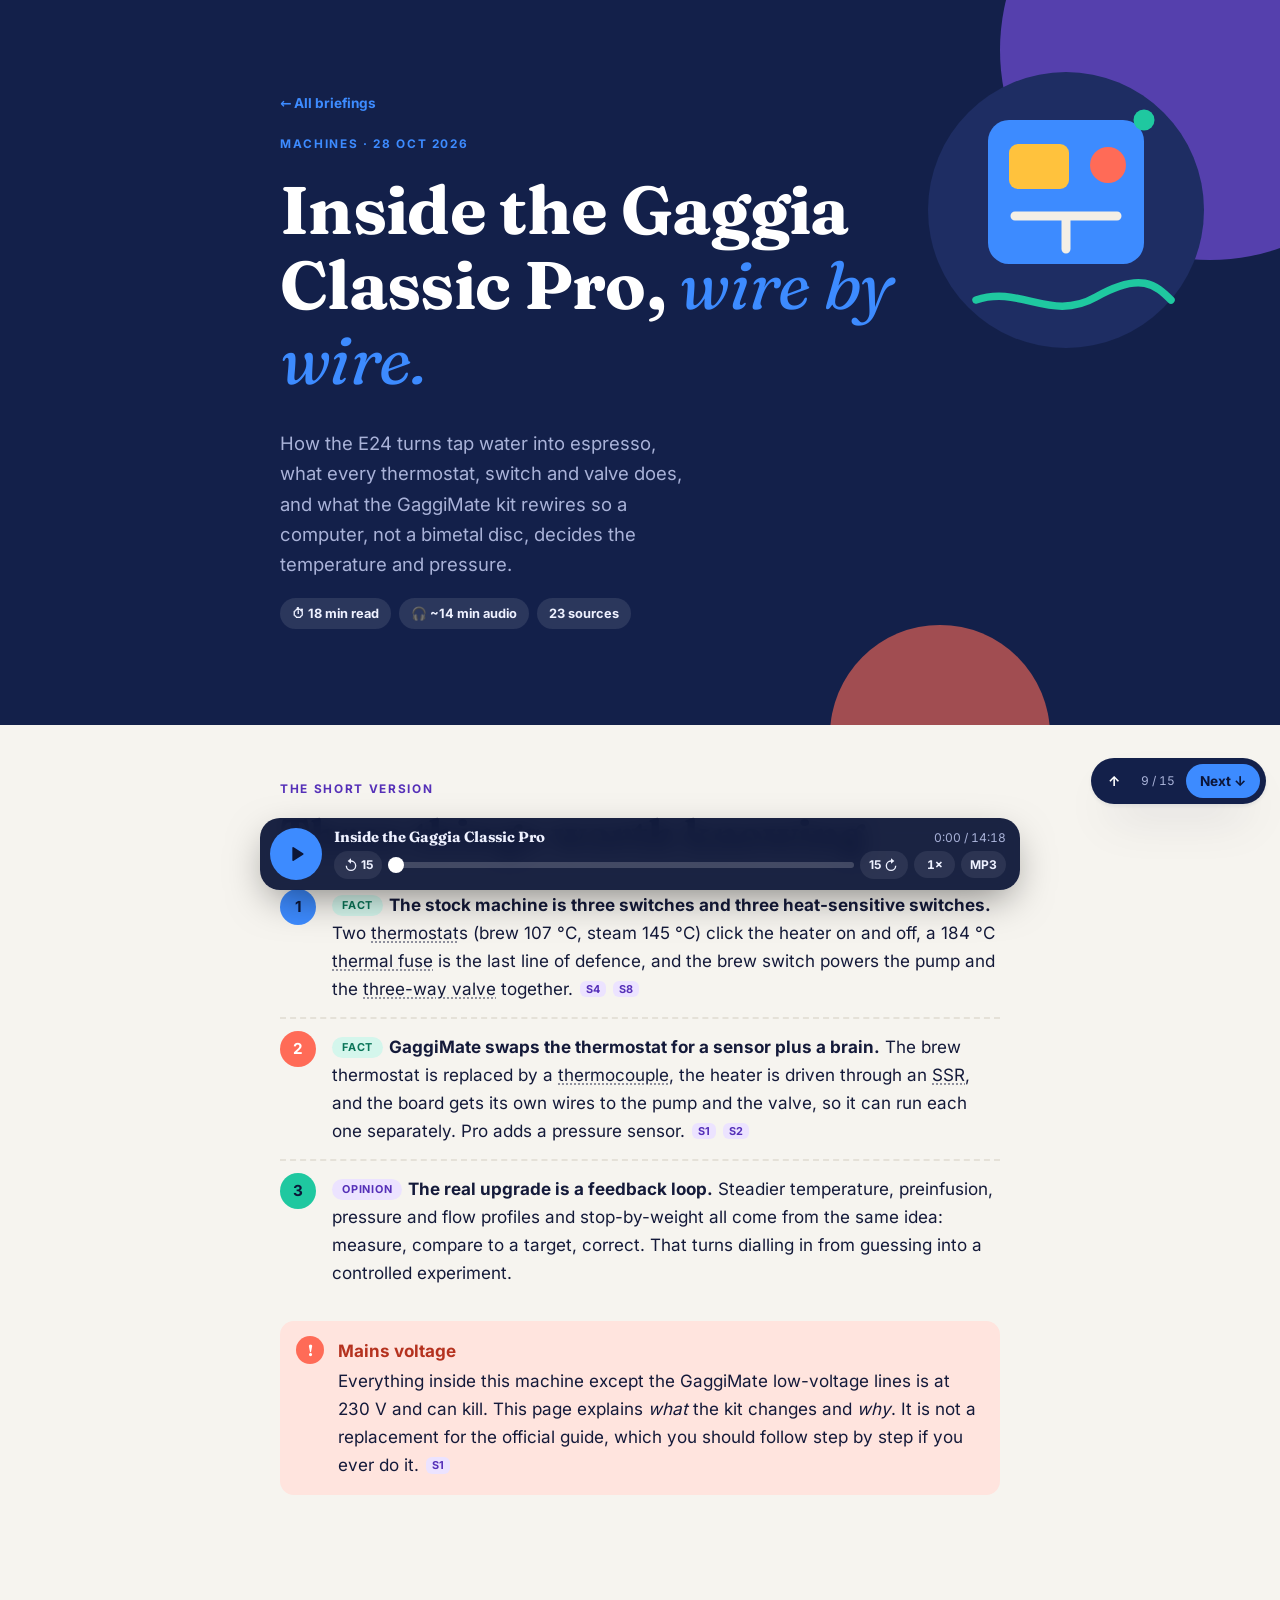
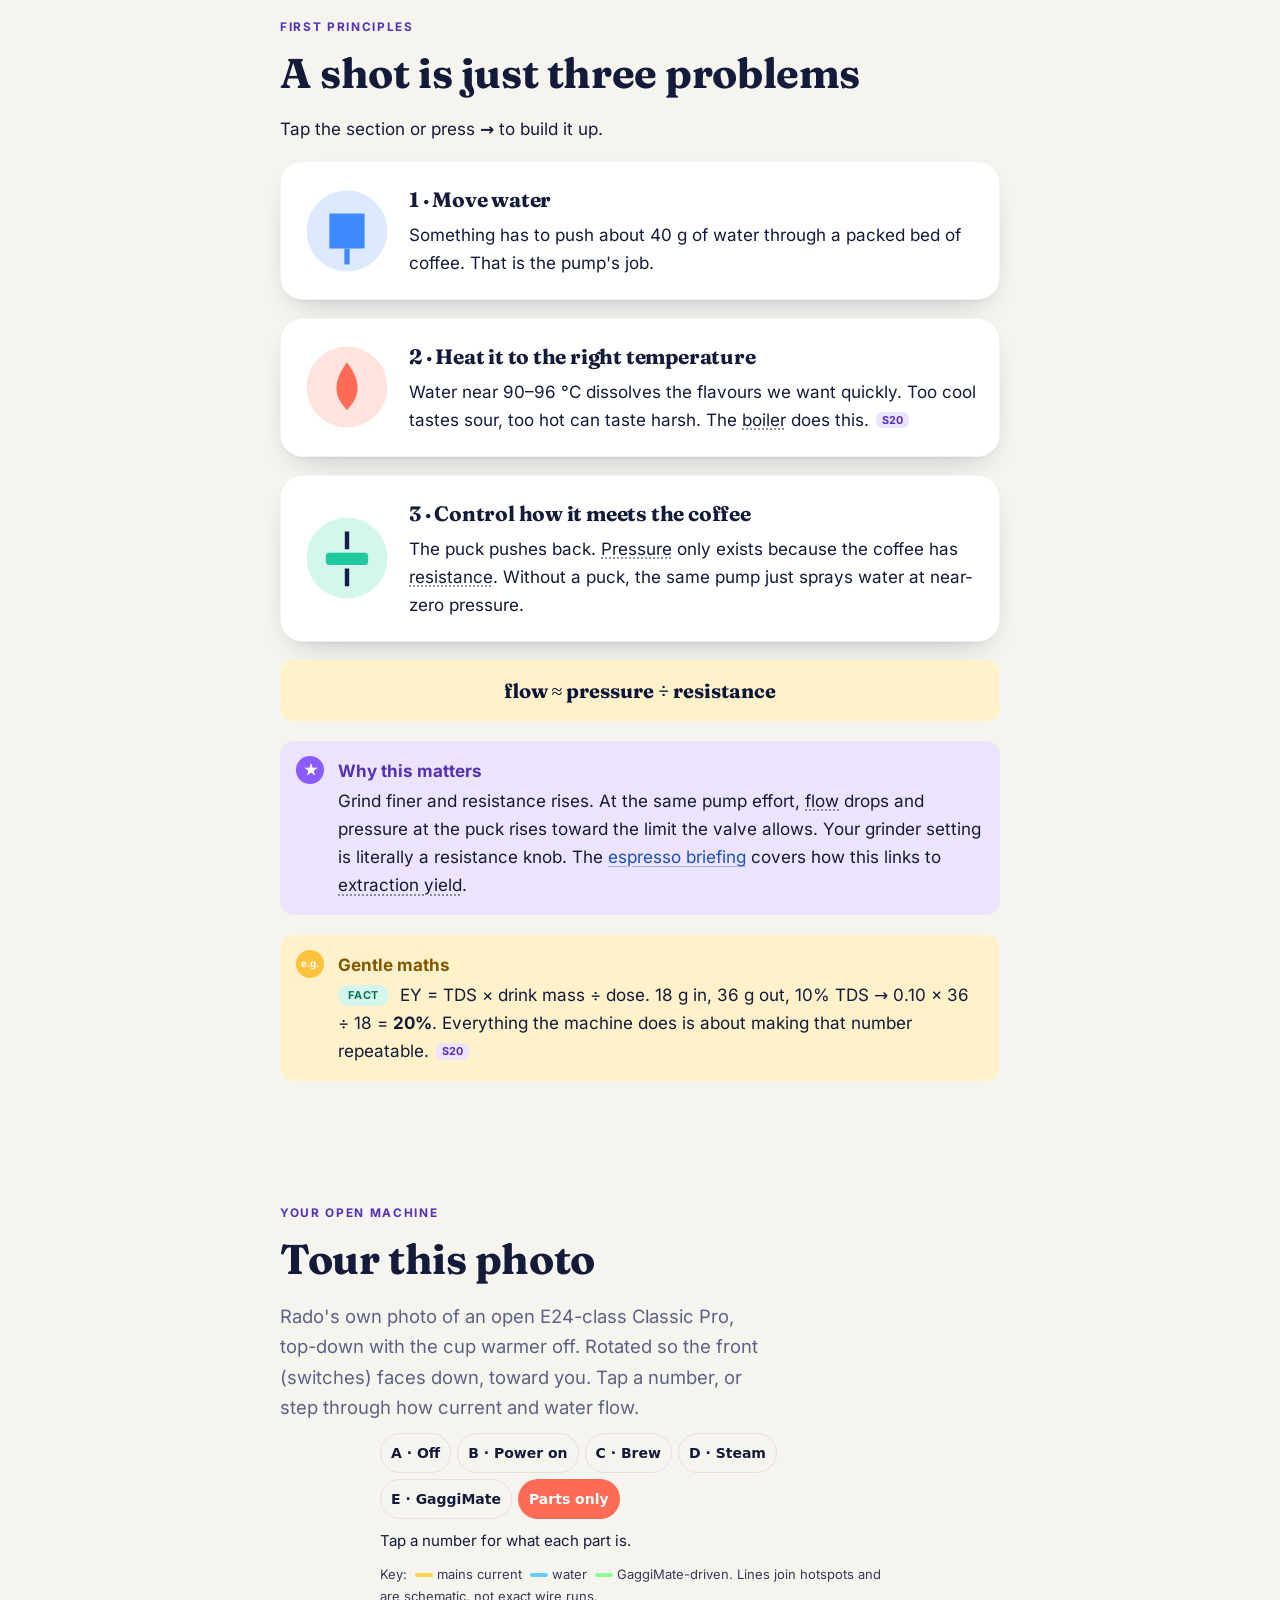
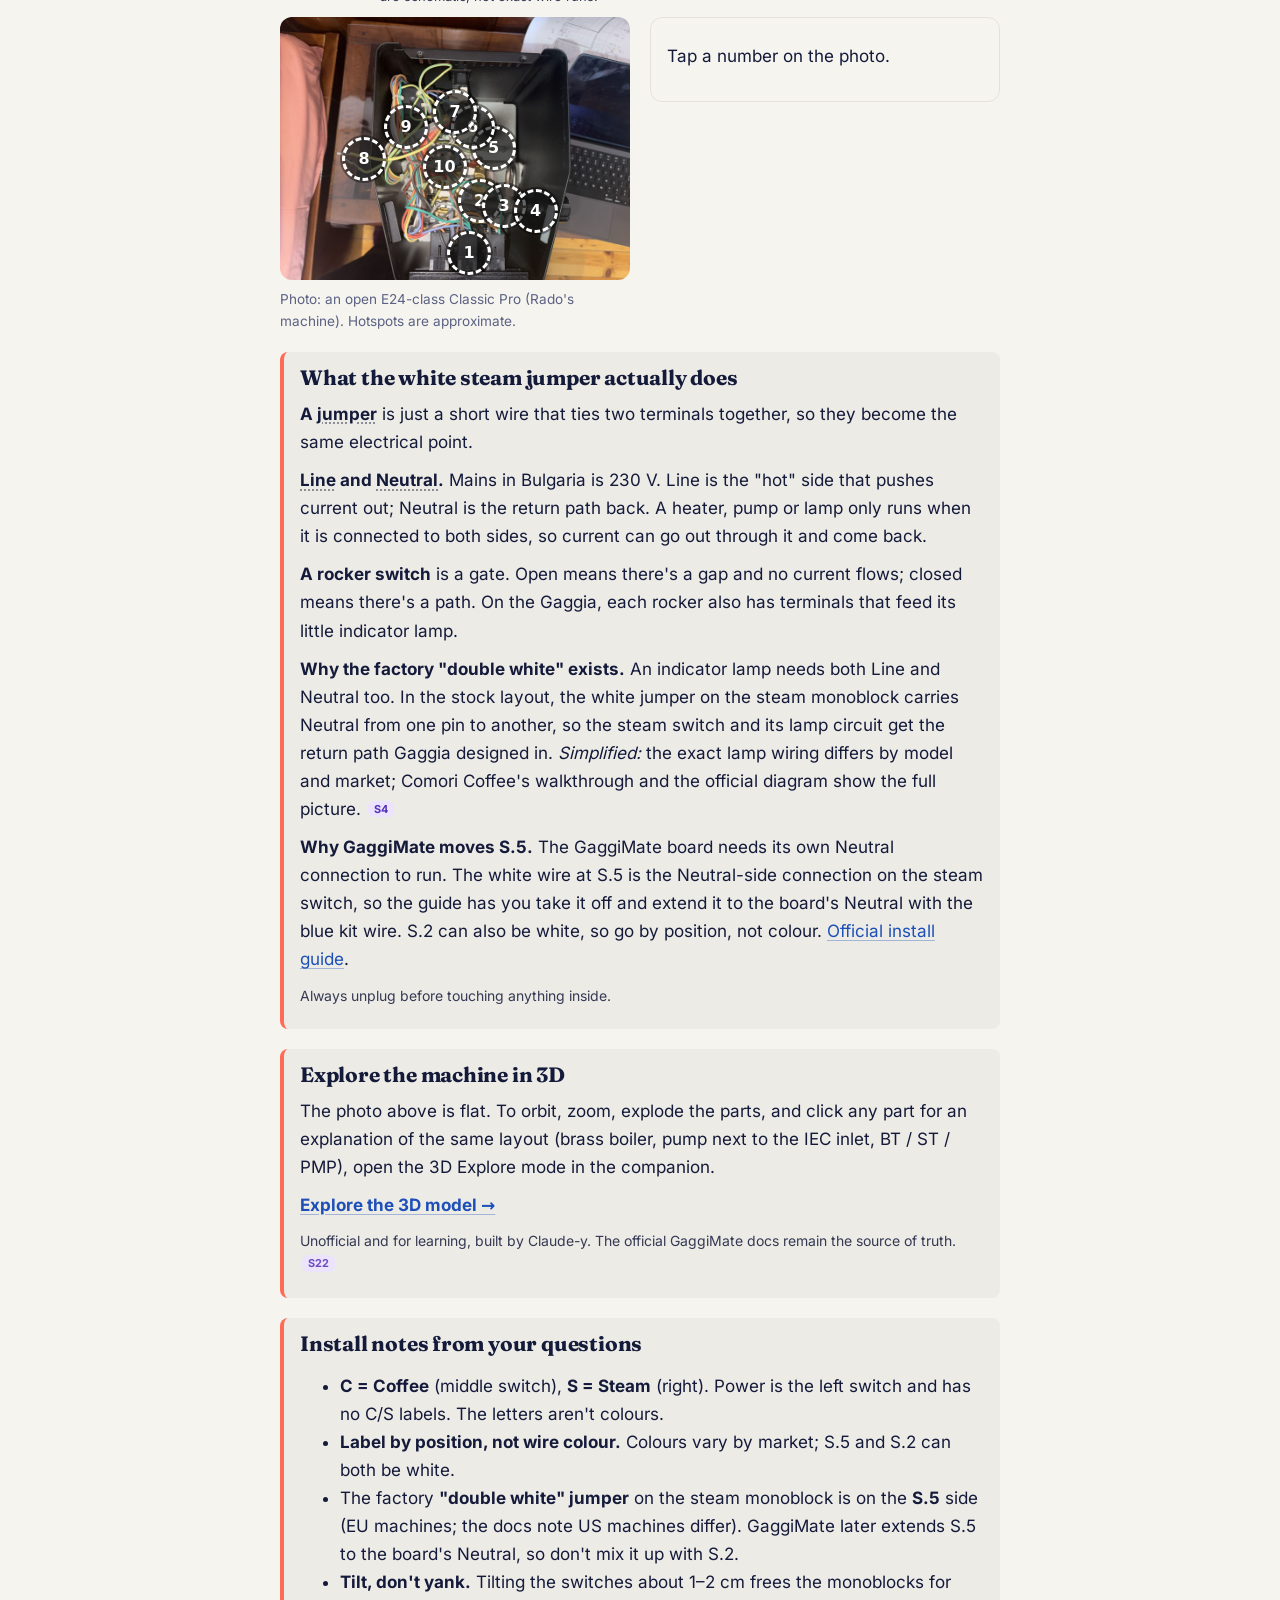
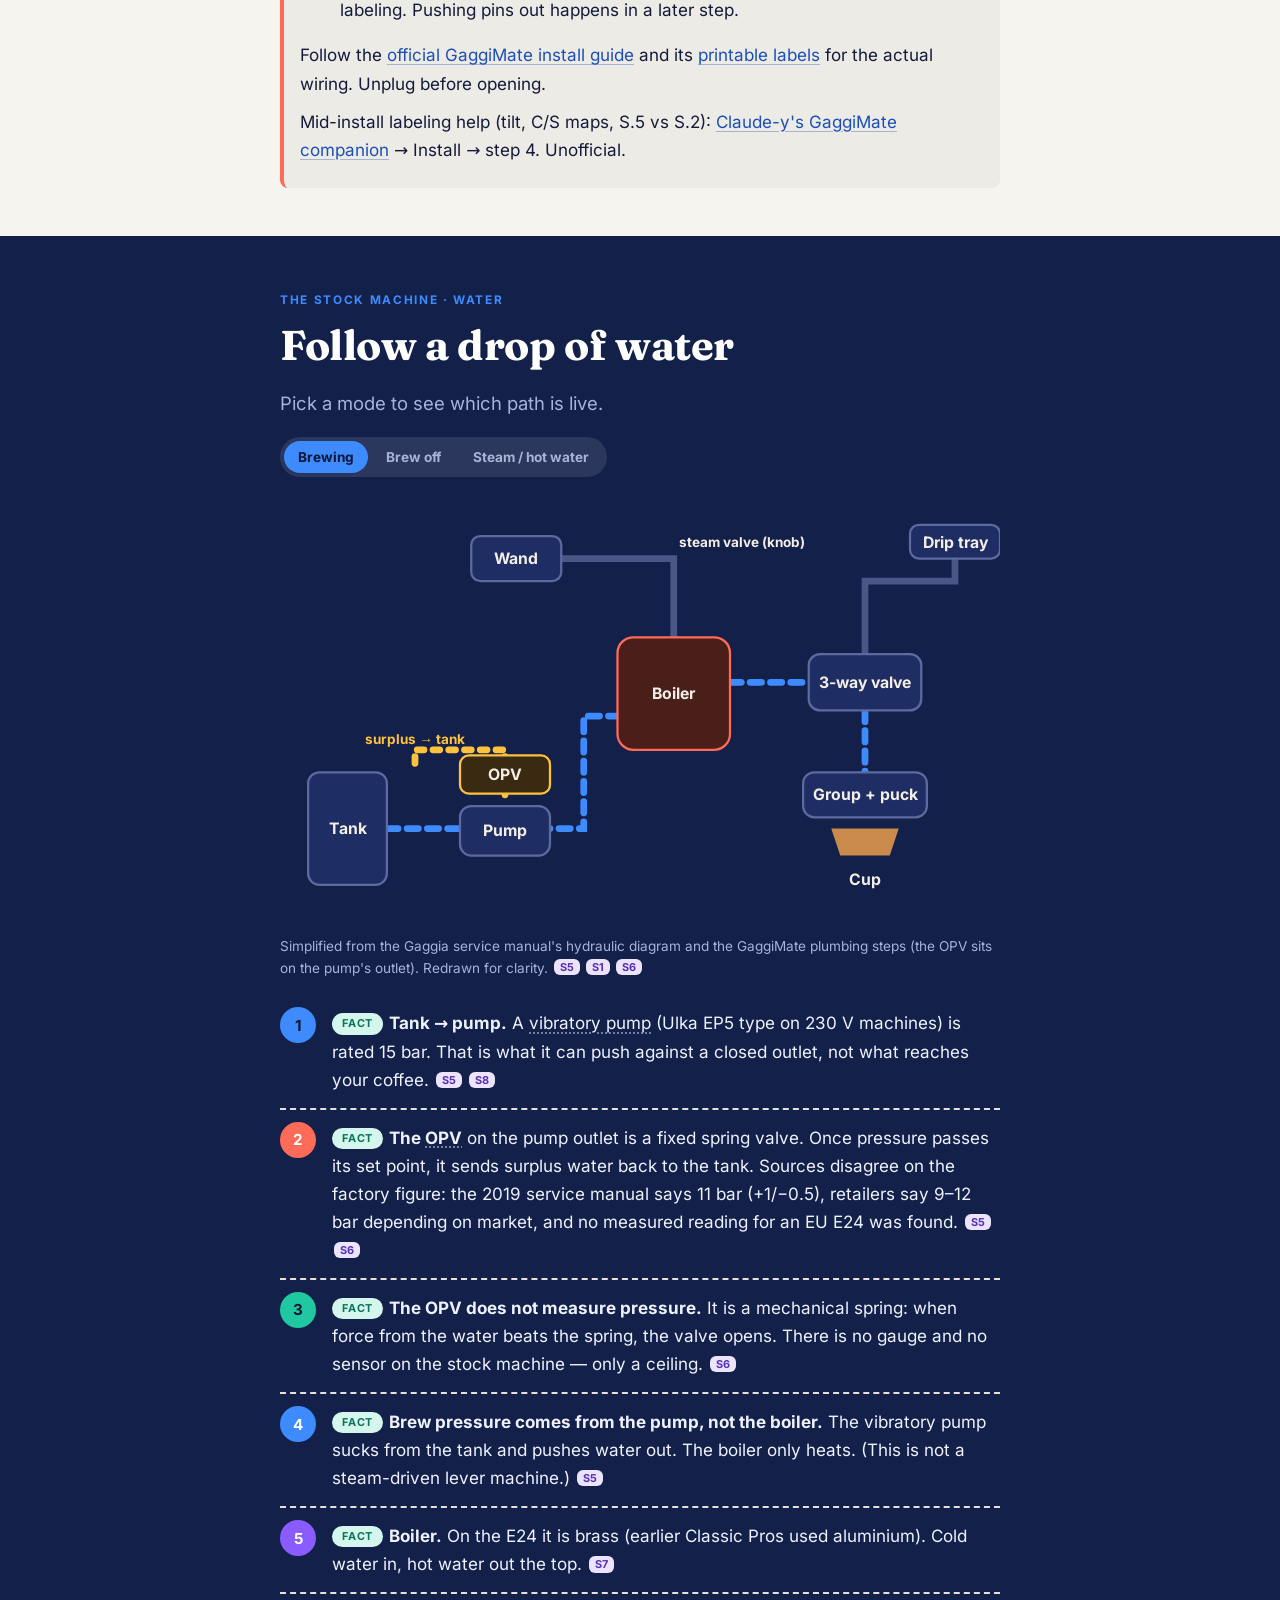
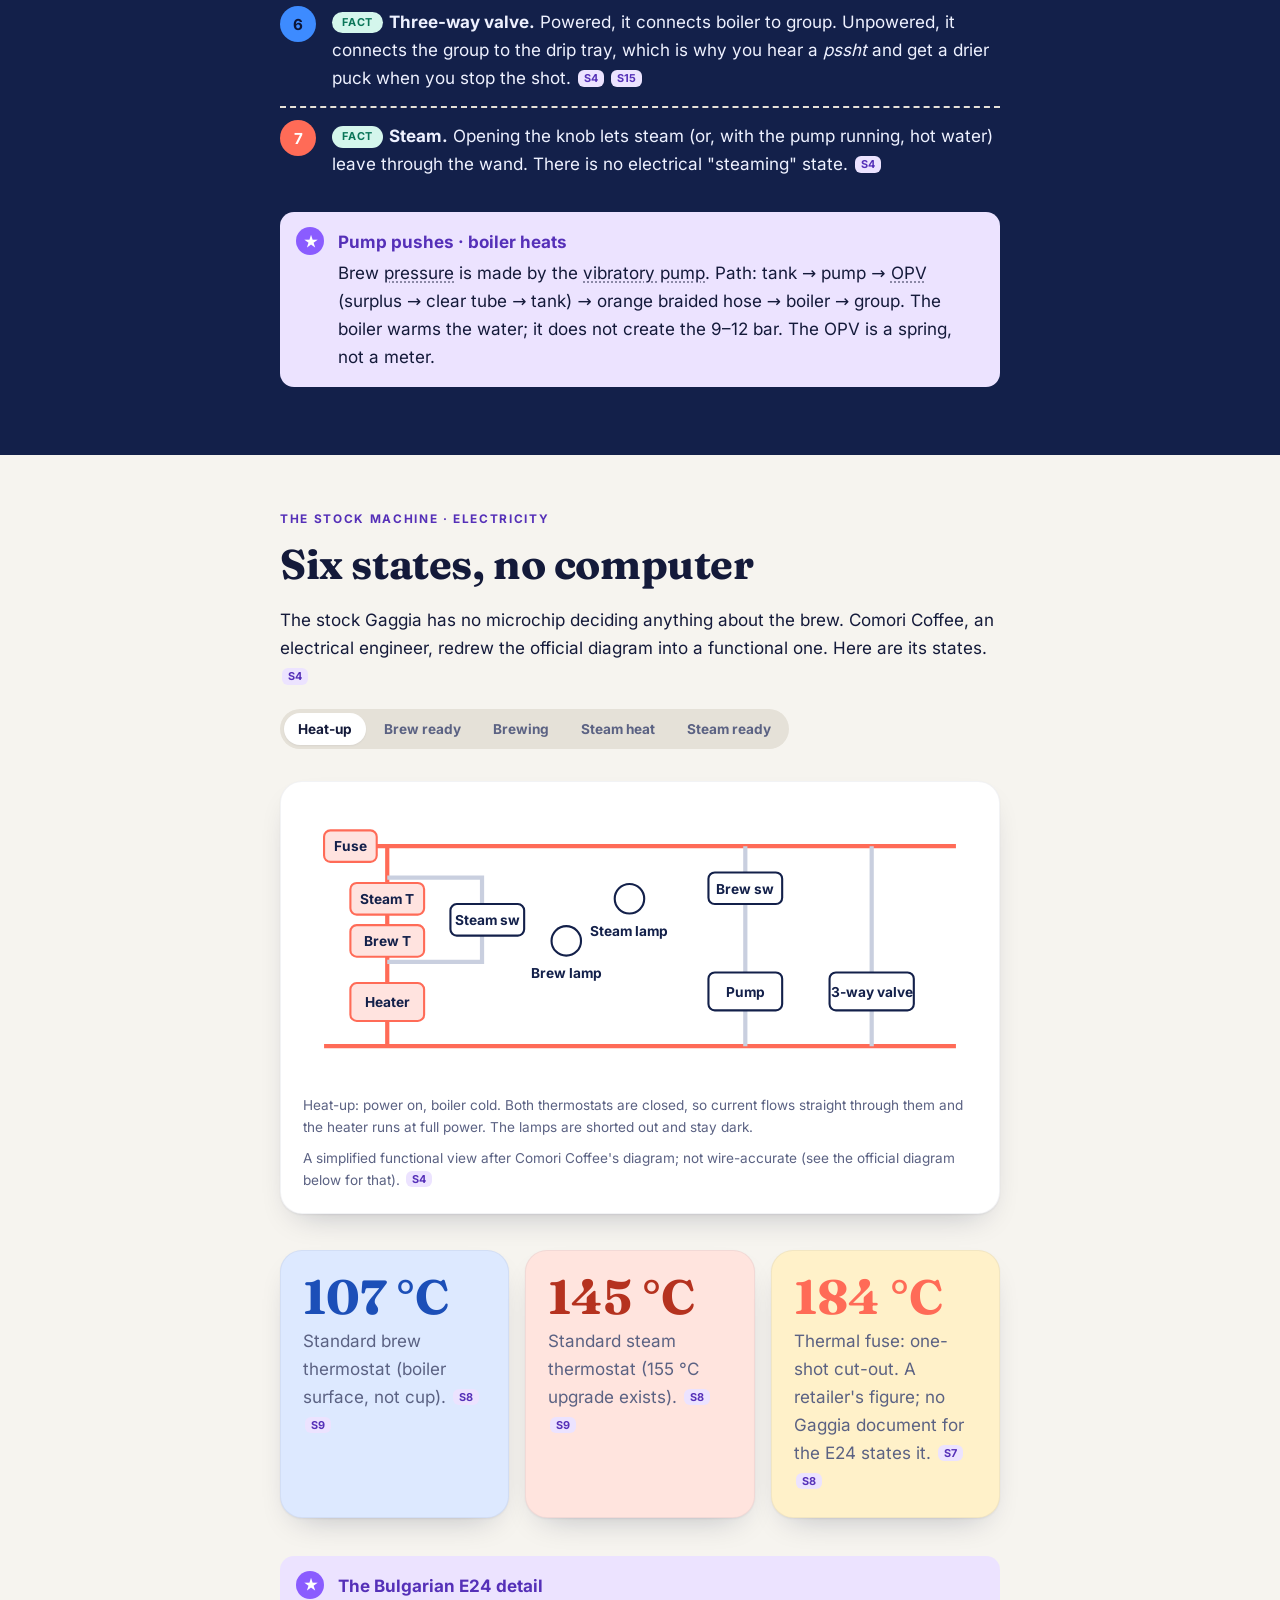
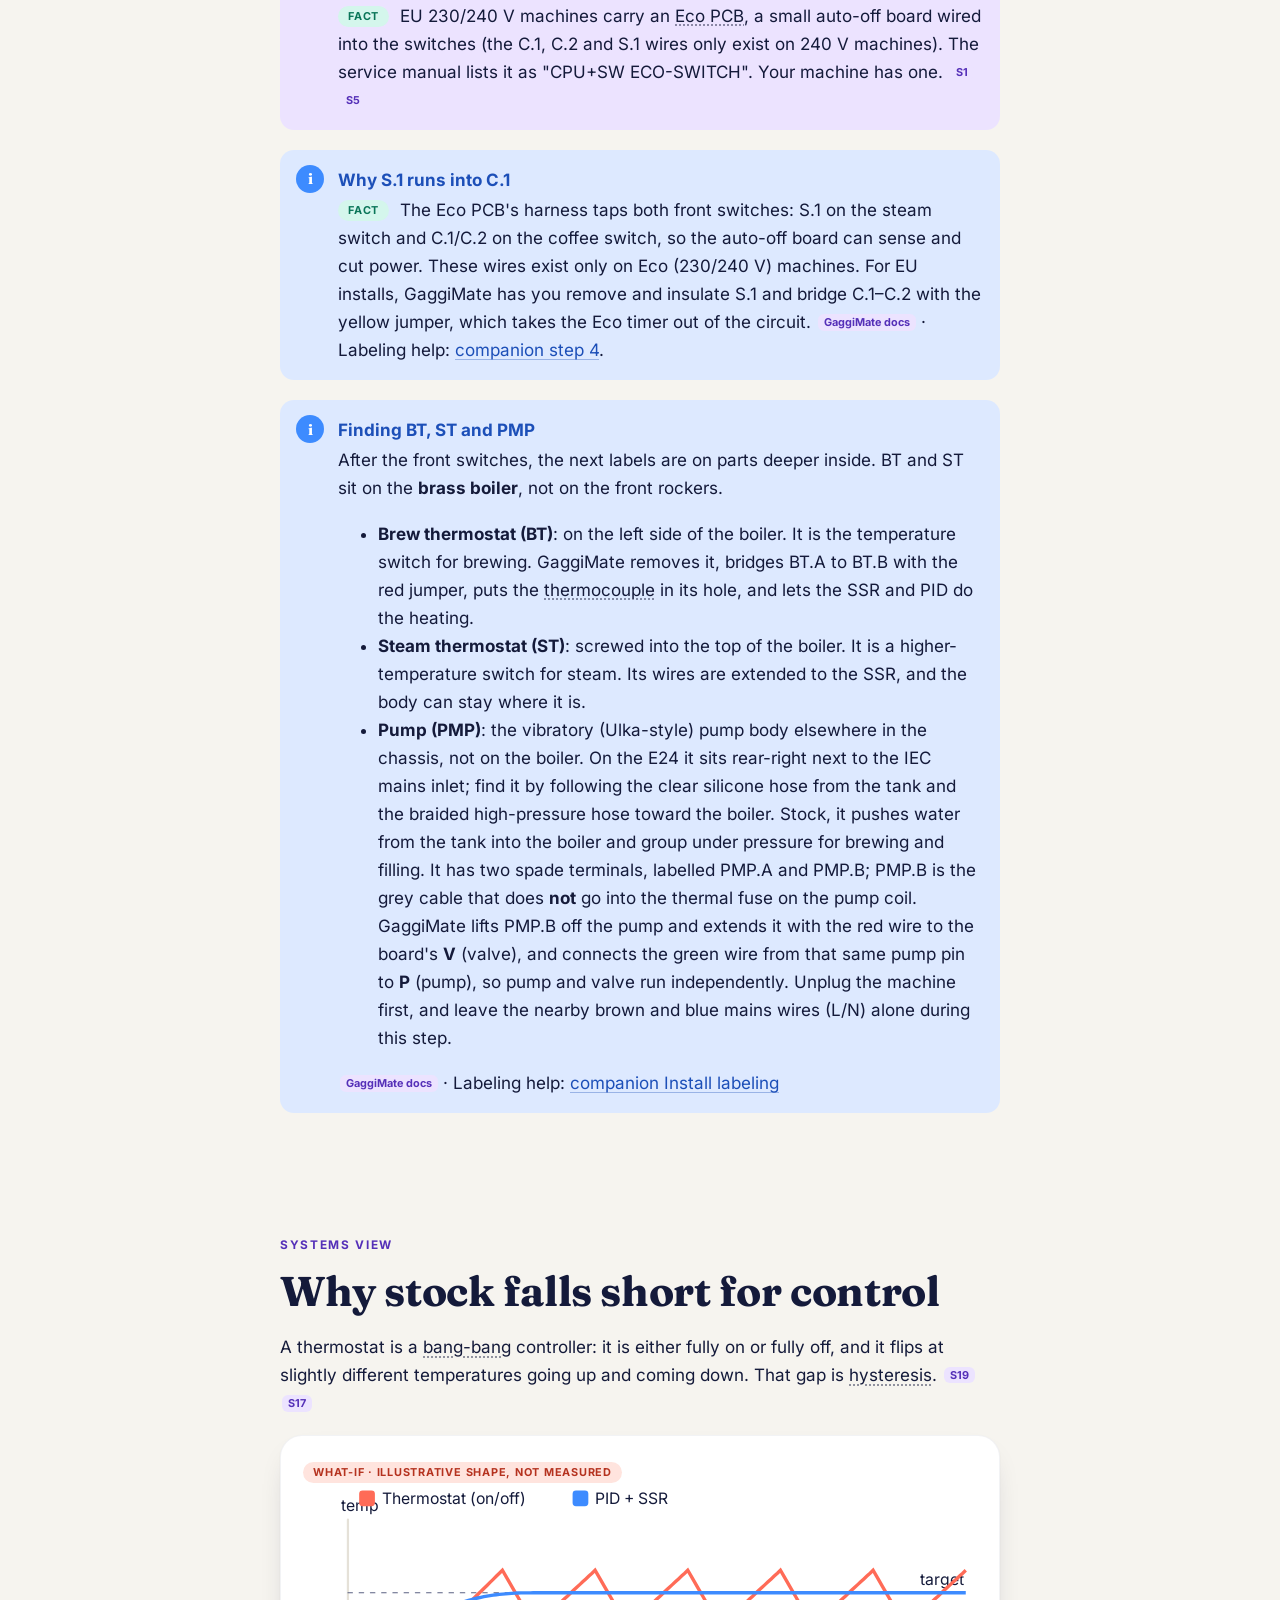
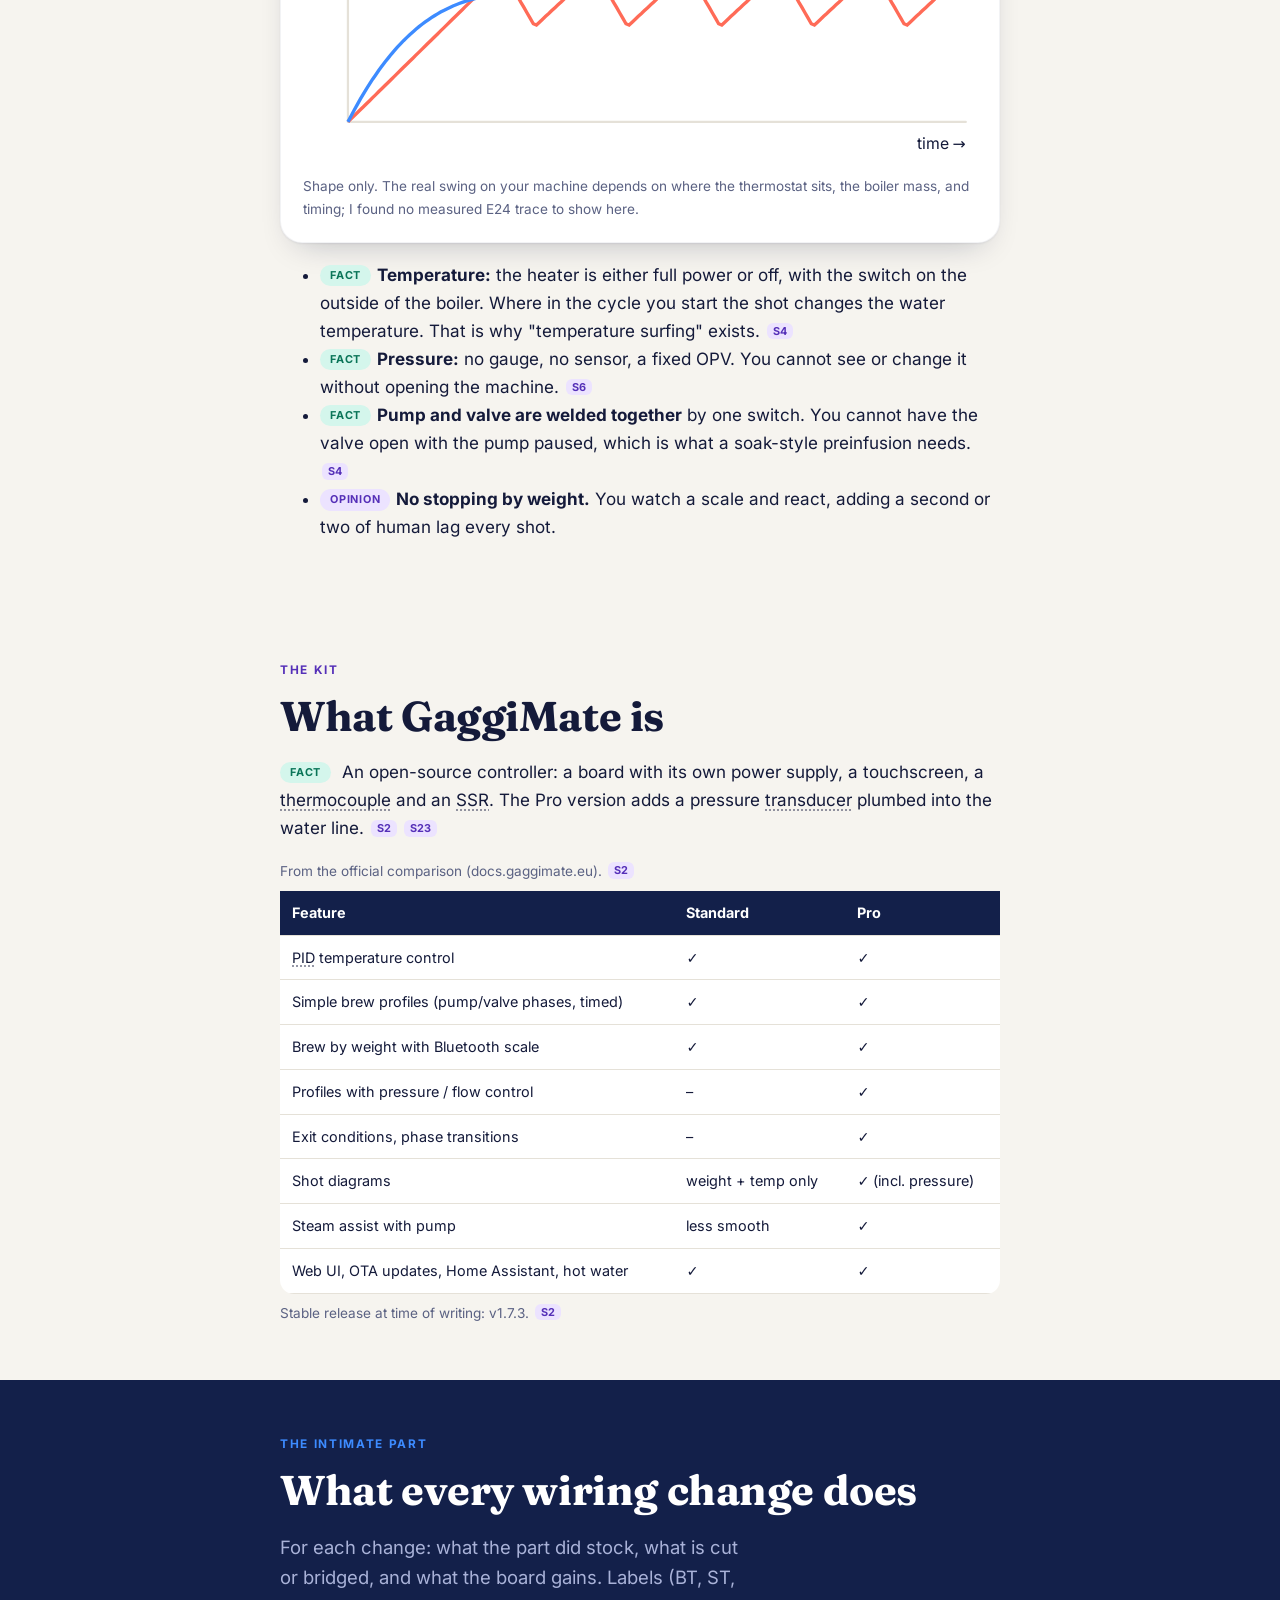
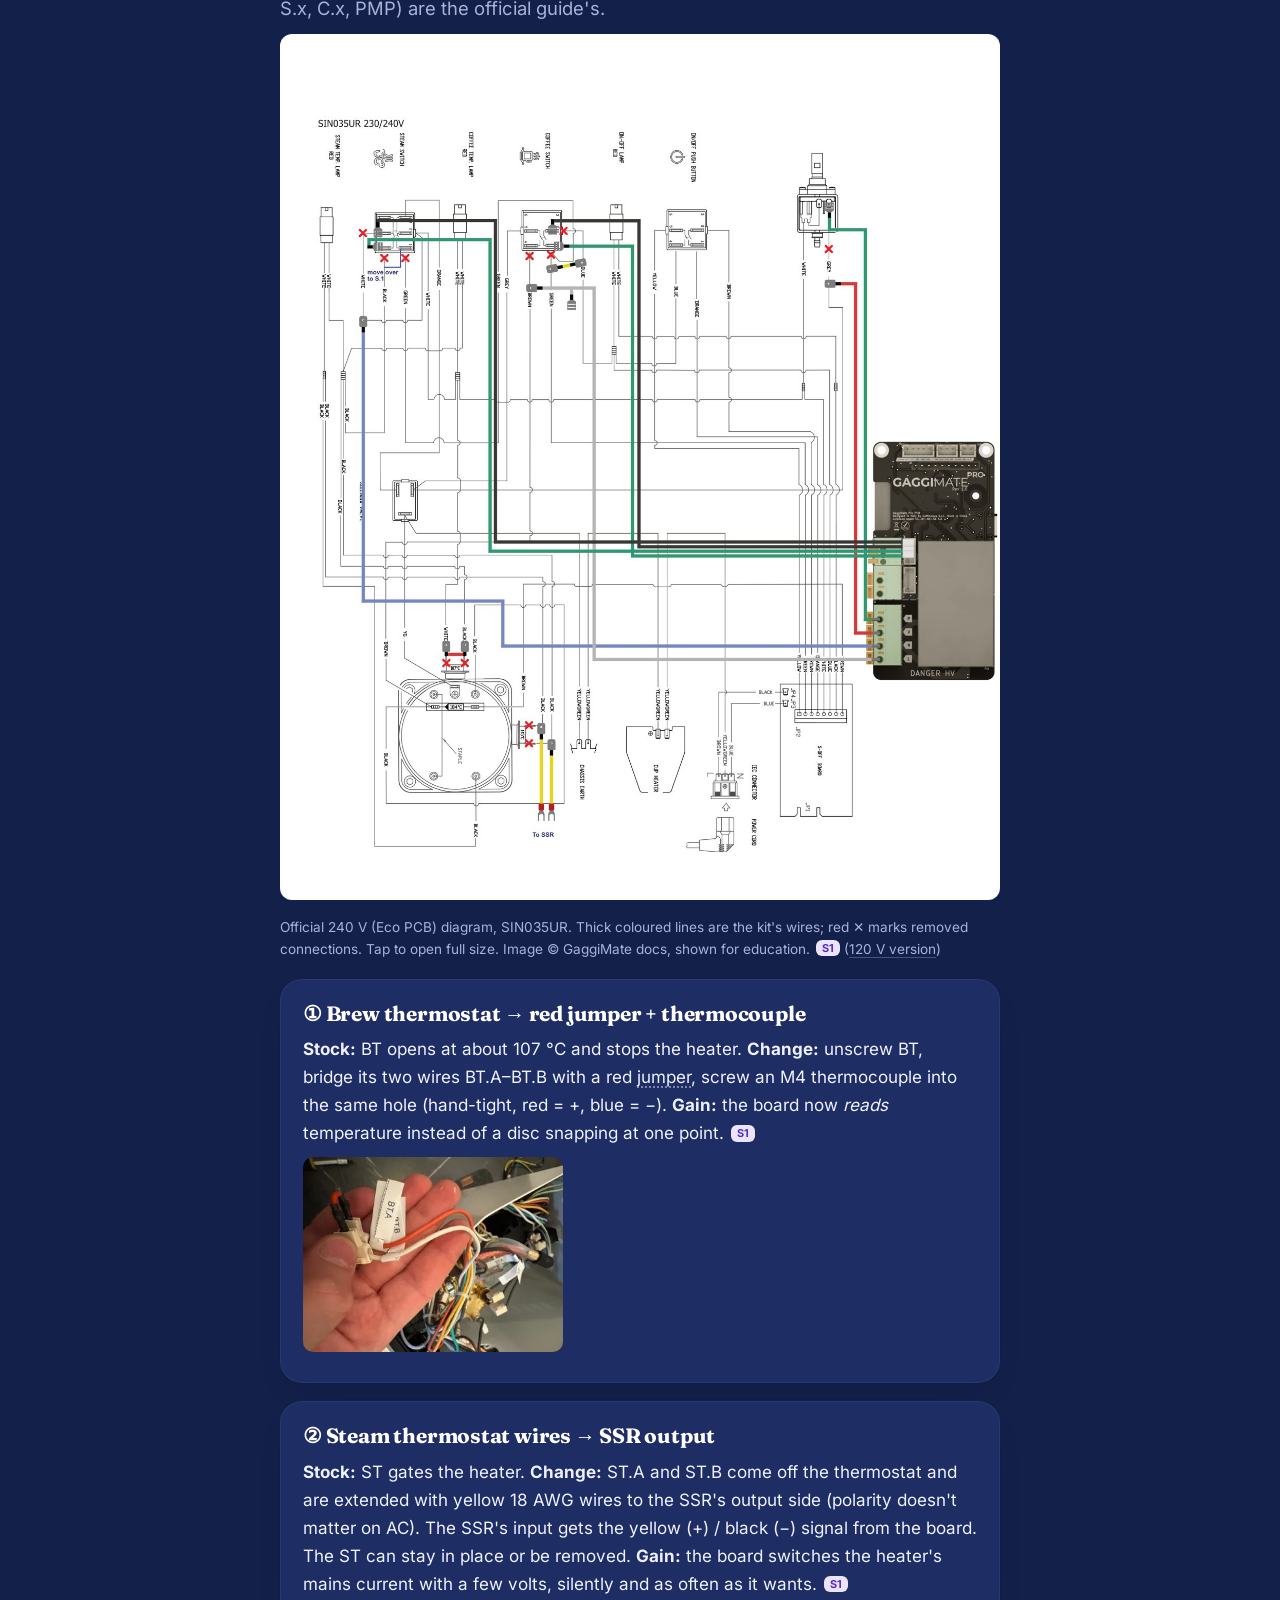
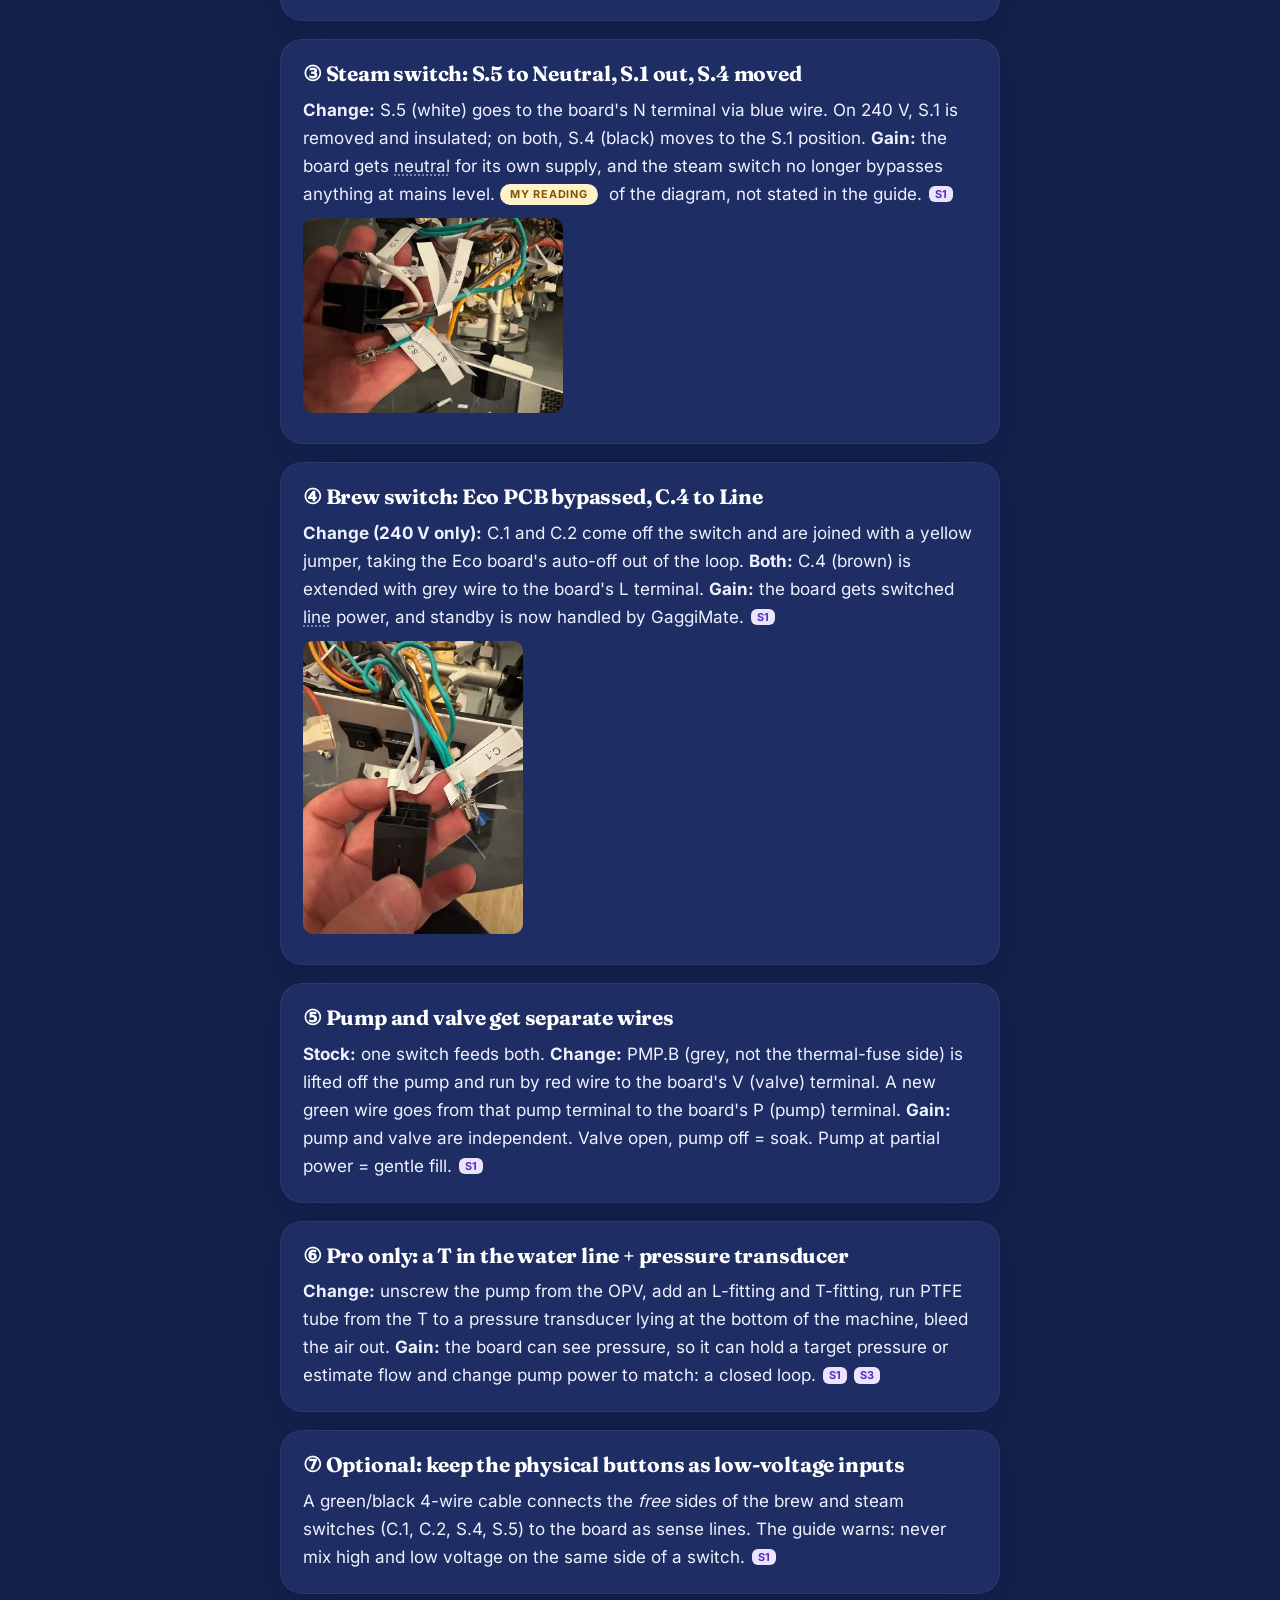
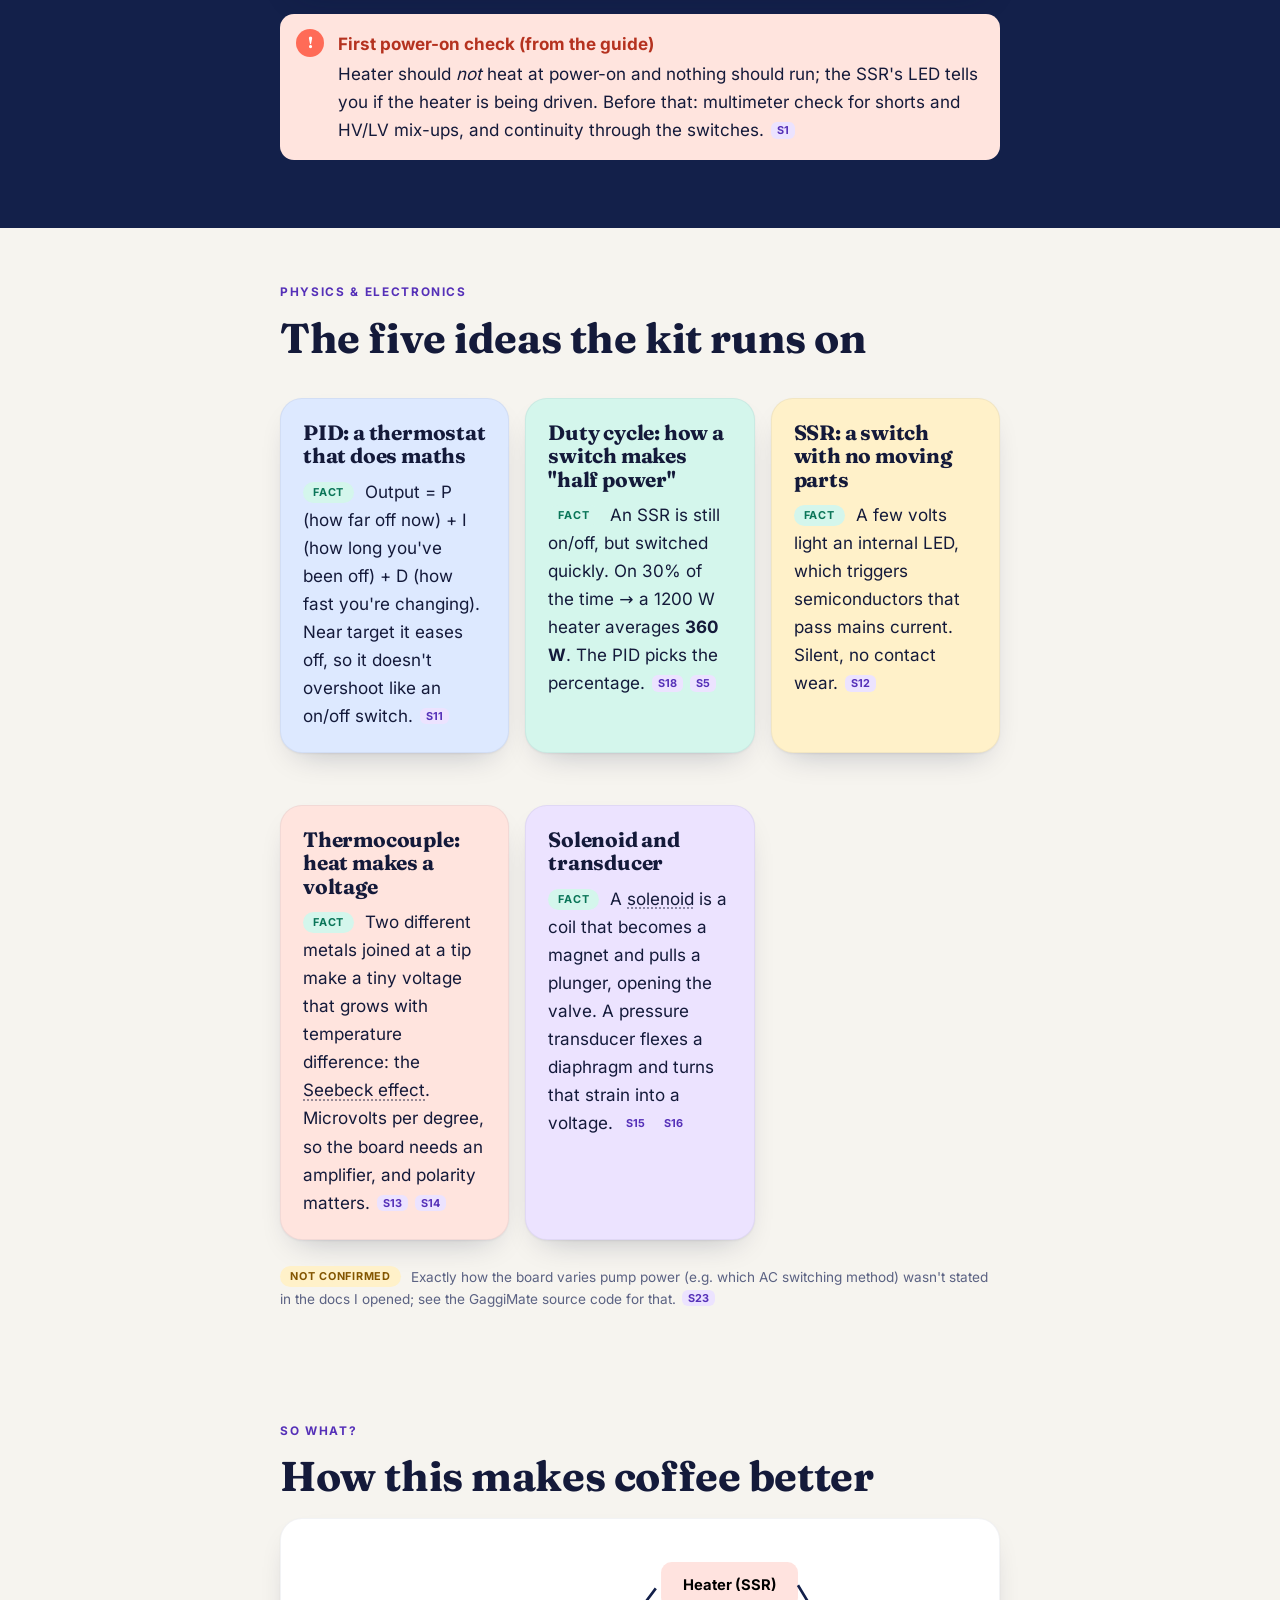
<file: gaggia-gaggimate/index.html>
<!doctype html>
<html lang="en">
<head>
<meta charset="utf-8">
<meta name="viewport" content="width=device-width,initial-scale=1">
<meta name="theme-color" content="#13204a">
<!-- Favicon: inline SVG, so it needs no path. EDIT: swap the fill colours to match the accent if you like. -->
<link rel="icon" href="data:image/svg+xml,%3Csvg xmlns='http://www.w3.org/2000/svg' viewBox='0 0 64 64'%3E%3Crect width='64' height='64' rx='16' fill='%2313204a'/%3E%3Ccircle cx='27' cy='36' r='15' fill='%233d8bff'/%3E%3Ccircle cx='45' cy='20' r='8' fill='%23ff6b57'/%3E%3C/svg%3E">
<!-- EDIT: page title + description -->
<title>Inside the Gaggia Classic Pro · Deep Dive</title>
<meta name="description" content="How the Gaggia Classic Pro E24 brews, what every wire does, and what the GaggiMate kit changes. Sourced, with diagrams, glossary and audio.">
<script>
  /* Kit loader. Topic pages live at /<slug>/, so the kit is "../_kit/".
     The one exception is this template previewed in place at /_kit/template/, where the kit is "../".
     Leave this block as-is when copying the template. */
  var KIT = /\/_kit\/template\/(index\.html)?$/.test(location.pathname) ? '../' : '../_kit/';
  document.documentElement.classList.add('js');
  document.write('<link rel="stylesheet" href="' + KIT + 'kit.css">');
  // Failsafe: if the kit scripts didn't load, drop the hidden-until-revealed states.
  addEventListener('load', function () { if (!(window.Kit && Kit.steps)) document.documentElement.classList.remove('js'); });
</script>
<noscript><link rel="stylesheet" href="../_kit/kit.css"></noscript>
<style>
  /* Page-specific styles (optional). Pick this page's accent: */
  :root { --accent: var(--sky); }
</style>
</head>
<!-- data-glossary: optional terms file for <dfn class="term"> (see glossary.js). Copy glossary.json too, or drop the attribute. -->
<body data-step-nav data-glossary="glossary.json">

<header class="hero">
  <div class="wrap">
    <a class="back" href="../">← All briefings</a><br>
    <span class="kicker">Machines · 28 Oct 2026</span>
    <h1>Inside the Gaggia Classic Pro, <em class="accent">wire by wire.</em></h1>
    <p class="lede">How the E24 turns tap water into espresso, what every thermostat, switch and valve does, and what the GaggiMate kit rewires so a computer, not a bimetal disc, decides the temperature and pressure.</p>
    <div class="meta"><span>⏱ 18 min read</span><span>🎧 ~14 min audio</span><a href="#sources">23 sources</a></div>
  </div>
  <svg class="hero-art" viewBox="0 0 200 200" aria-hidden="true">
    <circle cx="100" cy="100" r="92" fill="#1e2d63"/>
    <rect x="48" y="40" width="104" height="96" rx="14" fill="#3d8bff"/>
    <rect x="62" y="56" width="40" height="30" rx="6" fill="#ffc23d"/>
    <circle cx="128" cy="70" r="12" fill="#ff6b57"/>
    <path data-draw d="M66 104 h68 M100 104 v22" stroke="#f4efe6" stroke-width="6" fill="none" stroke-linecap="round"/>
    <path data-draw d="M40 160 C 70 150, 90 175, 120 158 S 160 150, 170 160" stroke="#1fc8a0" stroke-width="5" fill="none" stroke-linecap="round"/>
    <circle class="bob" cx="152" cy="40" r="7" fill="#1fc8a0"/>
  </svg>
</header>

<main>

<section data-step="tldr">
  <div class="wrap">
    <span class="kicker">The short version</span>
    <h2>Three things worth knowing</h2>
    <ol class="points">
      <li><span class="pill fact">Fact</span><b>The stock machine is three switches and three heat-sensitive switches.</b> Two <dfn class="term">thermostat</dfn>s (brew 107 °C, steam 145 °C) click the heater on and off, a 184 °C <dfn class="term">thermal fuse</dfn> is the last line of defence, and the brew switch powers the pump and the <dfn class="term">three-way valve</dfn> together. <a class="cite" href="#S4">S4</a> <a class="cite" href="#S8">S8</a></li>
      <li><span class="pill fact">Fact</span><b>GaggiMate swaps the thermostat for a sensor plus a brain.</b> The brew thermostat is replaced by a <dfn class="term">thermocouple</dfn>, the heater is driven through an <dfn class="term">SSR</dfn>, and the board gets its own wires to the pump and the valve, so it can run each one separately. Pro adds a pressure sensor. <a class="cite" href="#S1">S1</a> <a class="cite" href="#S2">S2</a></li>
      <li><span class="pill op">Opinion</span><b>The real upgrade is a feedback loop.</b> Steadier temperature, preinfusion, pressure and flow profiles and stop-by-weight all come from the same idea: measure, compare to a target, correct. That turns dialling in from guessing into a controlled experiment.</li>
    </ol>
    <div class="callout warn"><span class="callout-title">Mains voltage</span>Everything inside this machine except the GaggiMate low-voltage lines is at 230 V and can kill. This page explains <i>what</i> the kit changes and <i>why</i>. It is not a replacement for the official guide, which you should follow step by step if you ever do it. <a class="cite" href="#S1">S1</a></div>
  </div>
</section>

<section data-step="principles" data-step-tap>
  <div class="wrap">
    <span class="kicker">First principles</span>
    <h2>A shot is just three problems</h2>
    <p>Tap the section or press <b>→</b> to build it up.</p>
    <div class="card ill" data-reveal="next">
      <svg viewBox="0 0 100 100" aria-hidden="true"><circle cx="50" cy="50" r="46" fill="#dde9ff"/><path d="M30 30 h40 v40 h-40z" fill="#3d8bff"/><path d="M50 70 v18" stroke="#3d8bff" stroke-width="6"/></svg>
      <div><h3>1 · Move water</h3>Something has to push about 40 g of water through a packed bed of coffee. That is the pump's job.</div>
    </div>
    <div class="card ill" data-reveal="next">
      <svg viewBox="0 0 100 100" aria-hidden="true"><circle cx="50" cy="50" r="46" fill="#ffe3df"/><path d="M50 22 C 66 44, 66 60, 50 76 C 34 60, 34 44, 50 22z" fill="#ff6b57"/></svg>
      <div><h3>2 · Heat it to the right temperature</h3>Water near 90–96 °C dissolves the flavours we want quickly. Too cool tastes sour, too hot can taste harsh. The <dfn class="term">boiler</dfn> does this. <a class="cite" href="#S20">S20</a></div>
    </div>
    <div class="card ill" data-reveal="next">
      <svg viewBox="0 0 100 100" aria-hidden="true"><circle cx="50" cy="50" r="46" fill="#d4f6ec"/><rect x="26" y="44" width="48" height="14" rx="4" fill="#1fc8a0"/><path d="M50 20 v20 M50 62 v20" stroke="#13204a" stroke-width="5"/></svg>
      <div><h3>3 · Control how it meets the coffee</h3>The puck pushes back. <dfn class="term">Pressure</dfn> only exists because the coffee has <dfn class="term">resistance</dfn>. Without a puck, the same pump just sprays water at near-zero pressure.</div>
    </div>
    <div class="math" data-reveal="next">flow ≈ pressure ÷ resistance</div>
    <div class="callout key" data-reveal="next"><span class="callout-title">Why this matters</span>Grind finer and resistance rises. At the same pump effort, <dfn class="term">flow</dfn> drops and pressure at the puck rises toward the limit the valve allows. Your grinder setting is literally a resistance knob. The <a href="../espresso/">espresso briefing</a> covers how this links to <dfn class="term">extraction yield</dfn>.</div>
    <div class="callout example" data-reveal="next"><span class="callout-title">Gentle maths</span><span class="pill fact">Fact</span> EY = TDS × drink mass ÷ dose. 18 g in, 36 g out, 10% TDS → 0.10 × 36 ÷ 18 = <b>20%</b>. Everything the machine does is about making that number repeatable. <a class="cite" href="#S20">S20</a></div>
  </div>
</section>

<section data-step="tour" id="tour">
  <div class="wrap">
    <span class="kicker">Your open machine</span>
    <h2>Tour this photo</h2>
    <p class="lede">Rado's own photo of an open E24-class Classic Pro, top-down with the cup warmer off. Rotated so the front (switches) faces down, toward you. Tap a number, or step through how current and water flow.</p>
    <style>
      .machine-map{position:relative;max-width:520px;margin:0 auto}
      .machine-map img{width:100%;height:auto;display:block;border-radius:12px}
      .machine-map .hs{position:absolute;width:44px;height:44px;margin:-22px 0 0 -22px;border-radius:50%;border:3px dashed #fff;background:rgba(20,20,20,.65);color:#fff;font:700 16px/1 system-ui;cursor:pointer;box-shadow:0 0 0 2px rgba(0,0,0,.4)}
      .machine-map .hs[aria-pressed="true"]{background:var(--coral,#e66);border-style:solid;transform:scale(1.12)}
      .mm-panel{max-width:520px;margin:12px auto 0;padding:14px 16px;border:1px solid var(--line,#ccc);border-radius:12px;min-height:5em}
      .mm-panel h3{margin:0 0 6px}
      @media (min-width:900px){.mm-grid{display:grid;grid-template-columns:1fr 1fr;gap:20px;align-items:start}.mm-panel{margin:0;position:sticky;top:80px}}
      @media (prefers-reduced-motion:no-preference){.machine-map .hs{transition:transform .15s}}
      .machine-map svg.flow{position:absolute;inset:0;width:100%;height:100%;pointer-events:none}
      .flow path{fill:none;stroke-width:1.4;stroke-linecap:round;stroke-linejoin:round;stroke-dasharray:3 2;opacity:.95}
      .flow .pw{stroke:#ffcc33}.flow .wt{stroke:#4fc3ff}.flow .gm{stroke:#7CFF8a}
      @media (prefers-reduced-motion:no-preference){.flow path{animation:fl 1s linear infinite}@keyframes fl{to{stroke-dashoffset:-5}}}
      .machine-map .hs.on{background:#e8a317;border-style:solid;box-shadow:0 0 0 4px rgba(255,204,51,.55)}
      .machine-map .hs.dim{opacity:.35}
      .flow-steps{display:flex;flex-wrap:wrap;gap:6px;margin:0 auto 10px;max-width:520px}
      .flow-steps button{min-height:40px;padding:6px 10px;border-radius:20px;border:1px solid var(--line,#ccc);background:transparent;color:inherit;font:600 14px system-ui;cursor:pointer}
      .flow-steps button[aria-pressed="true"]{background:var(--coral,#e66);color:#fff;border-color:transparent}
      .flow-cap{max-width:520px;margin:0 auto 10px;font-size:15px}
      .flow-key{font-size:13px;opacity:.85}.flow-key i{display:inline-block;width:18px;height:4px;border-radius:2px;margin:0 4px 2px 8px;vertical-align:middle}
      .qa-callout{max-width:720px;margin:20px auto 0;padding:14px 16px;border-left:4px solid var(--coral,#e66);border-radius:8px;background:rgba(127,127,127,.08)}
    </style>
    <div class="js-only">
      <div class="flow-steps" role="group" aria-label="Current flow step" id="flow-steps"></div>
      <p class="flow-cap" id="flow-cap" aria-live="polite"></p>
      <p class="flow-key" style="max-width:520px;margin:0 auto 10px">Key:<i style="background:#ffcc33"></i>mains current<i style="background:#4fc3ff"></i>water<i style="background:#7CFF8a"></i>GaggiMate-driven. Lines join hotspots and are schematic, not exact wire runs.</p>
    </div>
    <div class="mm-grid">
      <figure style="margin:0">
        <div class="machine-map" id="mmap"><img src="open-machine-web.jpg" width="1600" height="1200" alt="Top-down photo of an open Gaggia Classic Pro: switches at the bottom, brass boiler, steam valve, pump and wiring"></div>
        <figcaption>Photo: an open E24-class Classic Pro (Rado's machine). Hotspots are approximate.</figcaption>
      </figure>
      <div class="mm-panel js-only" id="mm-panel" aria-live="polite"><p>Tap a number on the photo.</p></div>
    </div>
    <ol class="no-js" id="mm-list">
      <li><b>Power, brew and steam switches.</b> The three rockers on the front panel, seen from behind.</li>
      <li><b>Brass boiler (region).</b> The E24 Pro's <dfn class="term">boiler</dfn> is brass; it sits under this area, partly hidden by wires.</li>
      <li><b>Steam valve body (silver T).</b> The steel T-fitting and pipe is the steam/hot-water valve.</li>
      <li><b>Steam knob.</b> The black knob that opens the steam valve.</li>
      <li><b>Clear silicone tube.</b> Low-pressure tubing between the water tank and the pump side of the machine (tank feed and/or <dfn class="term">OPV</dfn> return).</li>
      <li><b>Orange braided hose.</b> High-pressure water hose from the <dfn class="term">OPV</dfn> on the pump outlet toward the boiler. Thick because it must hold brew pressure (~9–12 bar). Not an electrical cable — do not confuse it with the red-sleeved heater wires.</li>
      <li><b>Vibratory pump (region).</b> The <dfn class="term">vibratory pump</dfn> sits on the right, mostly hidden under the black mount and wires. The black elbow on top of the pump is the <dfn class="term">OPV</dfn>.</li>
      <li><b>Loose earth wires (yellow-green).</b> Protective earth for the cup-warmer lid; reconnect before closing the case and plugging in.</li>
      <li><b>Wiring loom.</b> The bundled, zip-tied wires carry mains between switches, thermostats, heater, pump and valve.</li>
      <li><b>Red sleeved wires (likely heater feed).</b> Red woven sleeving is heat-resistant insulation, used on wires that run close to the hot boiler.</li>
    </ol>
    <h3 class="no-js">How current and water flow, step by step</h3>
    <ol class="no-js" id="flow-list">
      <li><b>A. Plugged in, all off.</b> Mains sits at the power switch (left). Nothing else is live.</li>
      <li><b>B. Power on.</b> Current runs through the loom to the boiler heater via the brew thermostat and the thermal fuse; the thermostat clicks the heater on and off around brew temperature.</li>
      <li><b>C. Brew switch (C, middle) on.</b> The same switch powers the pump and the three-way valve together. Water: tank → clear tube → pump <b>pushes</b> → OPV → orange braided hose → boiler → group. Surplus above the OPV set point returns to the tank through the clear return tube.</li>
      <li><b>D. Steam switch (S, right) on.</b> The heater now answers to the steam thermostat, so the boiler climbs to steam temperature; the knob opens the steam valve to the wand.</li>
      <li><b>E. With GaggiMate.</b> The switches become inputs to the board. The board drives the heater through an SSR (thermocouple feedback) and the pump and valve on separate wires.</li>
    </ol>
    <div class="qa-callout" id="jumper">
      <h3 style="margin-top:0">What the white steam jumper actually does</h3>
      <p><b>A <dfn class="term">jumper</dfn></b> is just a short wire that ties two terminals together, so they become the same electrical point.</p>
      <p><b><dfn class="term">Line</dfn> and <dfn class="term">Neutral</dfn>.</b> Mains in Bulgaria is 230 V. Line is the "hot" side that pushes current out; Neutral is the return path back. A heater, pump or lamp only runs when it is connected to both sides, so current can go out through it and come back.</p>
      <p><b>A rocker switch</b> is a gate. Open means there's a gap and no current flows; closed means there's a path. On the Gaggia, each rocker also has terminals that feed its little indicator lamp.</p>
      <p><b>Why the factory "double white" exists.</b> An indicator lamp needs both Line and Neutral too. In the stock layout, the white jumper on the steam monoblock carries Neutral from one pin to another, so the steam switch and its lamp circuit get the return path Gaggia designed in. <em>Simplified:</em> the exact lamp wiring differs by model and market; Comori Coffee's walkthrough and the official diagram show the full picture. <a class="cite" href="#S4">S4</a></p>
      <p><b>Why GaggiMate moves S.5.</b> The GaggiMate board needs its own Neutral connection to run. The white wire at S.5 is the Neutral-side connection on the steam switch, so the guide has you take it off and extend it to the board's Neutral with the blue kit wire. S.2 can also be white, so go by position, not colour. <a href="https://docs.gaggimate.eu/docs/installation-gcp/" target="_blank" rel="noopener">Official install guide</a>.</p>
      <p style="font-size:14px;opacity:.85">Always unplug before touching anything inside.</p>
    </div>
    <aside class="qa-callout" id="explore-3d">
      <h3 style="margin-top:0">Explore the machine in 3D</h3>
      <p>The photo above is flat. To orbit, zoom, explode the parts, and click any part for an explanation of the same layout (brass boiler, pump next to the IEC inlet, BT / ST / PMP), open the 3D Explore mode in the companion.</p>
      <p><a href="https://gaggimate-companion.vercel.app" target="_blank" rel="noopener"><b>Explore the 3D model →</b></a></p>
      <p style="font-size:14px;opacity:.85">Unofficial and for learning, built by Claude-y. The official GaggiMate docs remain the source of truth. <a class="cite" href="#S22">S22</a></p>
    </aside>
    <aside class="qa-callout">
      <h3 style="margin-top:0">Install notes from your questions</h3>
      <ul>
        <li><b>C = Coffee</b> (middle switch), <b>S = Steam</b> (right). Power is the left switch and has no C/S labels. The letters aren't colours.</li>
        <li><b>Label by position, not wire colour.</b> Colours vary by market; S.5 and S.2 can both be white.</li>
        <li>The factory <b>"double white" jumper</b> on the steam monoblock is on the <b>S.5</b> side (EU machines; the docs note US machines differ). GaggiMate later extends S.5 to the board's Neutral, so don't mix it up with S.2.</li>
        <li><b>Tilt, don't yank.</b> Tilting the switches about 1–2 cm frees the monoblocks for labeling. Pushing pins out happens in a later step.</li>
      </ul>
      <p>Follow the <a href="https://docs.gaggimate.eu/docs/installation-gcp/" target="_blank" rel="noopener">official GaggiMate install guide</a> and its <a href="https://docs.gaggimate.eu/downloads/gcp-wiring-labels.pdf" target="_blank" rel="noopener">printable labels</a> for the actual wiring. Unplug before opening.</p>
      <p>Mid-install labeling help (tilt, C/S maps, S.5 vs S.2): <a href="https://gaggimate-companion.vercel.app" target="_blank" rel="noopener">Claude-y's GaggiMate companion</a> → Install → step 4. Unofficial.</p>
    </aside>
  </div>
</section>

<section data-step="hydraulics" class="band">
  <div class="wrap">
    <span class="kicker">The stock machine · water</span>
    <h2>Follow a drop of water</h2>
    <p class="lede">Pick a mode to see which path is live.</p>
    <div class="toggle js-only" role="group" aria-label="Water path mode" style="margin:8px 0 14px">
      <button type="button" data-hmode="brew" aria-pressed="true">Brewing</button>
      <button type="button" data-hmode="release" aria-pressed="false">Brew off</button>
      <button type="button" data-hmode="steam" aria-pressed="false">Steam / hot water</button>
    </div>
    <figure>
      <svg id="hydro" class="hydro brew" viewBox="0 0 640 380" role="img" aria-labelledby="hydro-t">
        <title id="hydro-t">Water path: tank, pump, over-pressure valve with return to tank, boiler, three-way valve to group head and portafilter, with a drain path to the drip tray and a steam valve to the wand</title>
        <style>
          .hydro text{font:600 14px Inter,sans-serif;fill:#f4efe6}
          .hydro .box{fill:#1e2d63;stroke:#5d6aa0;stroke-width:2}
          .hydro .pipe{fill:none;stroke:#4a5687;stroke-width:6;stroke-linecap:round}
          .hydro.brew .p-brew,.hydro.release .p-rel,.hydro.steam .p-steam{stroke:#3d8bff;stroke-dasharray:10 8;animation:flowd 1s linear infinite}
          .hydro.brew .p-ret{stroke:#ffc23d;stroke-dasharray:6 8;animation:flowd 1.4s linear infinite}
          .hydro.release .p-rel{stroke:#ff6b57}
          .hydro.steam .p-steam{stroke:#f4efe6}
          @keyframes flowd{to{stroke-dashoffset:-36}}
          @media (prefers-reduced-motion:reduce){.hydro .pipe{animation:none!important}}
        </style>
        <path class="pipe p-brew p-steam" d="M95 300 H170"/>
        <path class="pipe p-brew p-steam" d="M230 300 H270 V200 H300"/>
        <path class="pipe p-ret" d="M200 270 V230 H120 V250"/>
        <path class="pipe p-brew" d="M400 170 H470"/>
        <path class="pipe p-brew" d="M520 195 V250"/>
        <path class="pipe p-rel" d="M520 145 V80 H600 V60"/>
        <path class="pipe p-steam" d="M350 130 V60 H250"/>
        <rect class="box" x="25" y="250" width="70" height="100" rx="10"/><text x="60" y="305" text-anchor="middle">Tank</text>
        <rect class="box" x="160" y="280" width="80" height="44" rx="10"/><text x="200" y="307" text-anchor="middle">Pump</text>
        <rect class="box" x="160" y="235" width="80" height="34" rx="8" style="fill:#3a2a12;stroke:#ffc23d"/><text x="200" y="257" text-anchor="middle">OPV</text>
        <rect class="box" x="300" y="130" width="100" height="100" rx="14" style="fill:#4a1f1a;stroke:#ff6b57"/><text x="350" y="185" text-anchor="middle">Boiler</text>
        <rect class="box" x="470" y="145" width="100" height="50" rx="10"/><text x="520" y="175" text-anchor="middle">3-way valve</text>
        <rect class="box" x="465" y="250" width="110" height="40" rx="10"/><text x="520" y="275" text-anchor="middle">Group + puck</text>
        <path d="M490 300 h60 l-8 24 h-44z" fill="#c98a4b"/><text x="520" y="350" text-anchor="middle">Cup</text>
        <rect class="box" x="560" y="30" width="80" height="30" rx="8"/><text x="600" y="51" text-anchor="middle">Drip tray</text>
        <rect class="box" x="170" y="40" width="80" height="40" rx="8"/><text x="210" y="65" text-anchor="middle">Wand</text>
        <text x="120" y="225" text-anchor="middle" style="fill:#ffc23d;font-size:12px">surplus → tank</text>
        <text x="355" y="50" style="font-size:12px">steam valve (knob)</text>
      </svg>
      <figcaption>Simplified from the Gaggia service manual's hydraulic diagram and the GaggiMate plumbing steps (the OPV sits on the pump's outlet). Redrawn for clarity. <a class="cite" href="#S5">S5</a> <a class="cite" href="#S1">S1</a> <a class="cite" href="#S6">S6</a></figcaption>
    </figure>
    <ol class="points">
      <li><span class="pill fact">Fact</span><b>Tank → pump.</b> A <dfn class="term">vibratory pump</dfn> (Ulka EP5 type on 230 V machines) is rated 15 bar. That is what it can push against a closed outlet, not what reaches your coffee. <a class="cite" href="#S5">S5</a> <a class="cite" href="#S8">S8</a></li>
      <li><span class="pill fact">Fact</span><b>The <dfn class="term">OPV</dfn></b> on the pump outlet is a fixed spring valve. Once pressure passes its set point, it sends surplus water back to the tank. Sources disagree on the factory figure: the 2019 service manual says 11 bar (+1/−0.5), retailers say 9–12 bar depending on market, and no measured reading for an EU E24 was found. <a class="cite" href="#S5">S5</a> <a class="cite" href="#S6">S6</a></li>
      <li><span class="pill fact">Fact</span><b>The OPV does not measure pressure.</b> It is a mechanical spring: when force from the water beats the spring, the valve opens. There is no gauge and no sensor on the stock machine — only a ceiling. <a class="cite" href="#S6">S6</a></li>
      <li><span class="pill fact">Fact</span><b>Brew pressure comes from the pump, not the boiler.</b> The vibratory pump sucks from the tank and pushes water out. The boiler only heats. (This is not a steam-driven lever machine.) <a class="cite" href="#S5">S5</a></li>
      <li><span class="pill fact">Fact</span><b>Boiler.</b> On the E24 it is brass (earlier Classic Pros used aluminium). Cold water in, hot water out the top. <a class="cite" href="#S7">S7</a></li>
      <li><span class="pill fact">Fact</span><b>Three-way valve.</b> Powered, it connects boiler to group. Unpowered, it connects the group to the drip tray, which is why you hear a <i>pssht</i> and get a drier puck when you stop the shot. <a class="cite" href="#S4">S4</a> <a class="cite" href="#S15">S15</a></li>
      <li><span class="pill fact">Fact</span><b>Steam.</b> Opening the knob lets steam (or, with the pump running, hot water) leave through the wand. There is no electrical "steaming" state. <a class="cite" href="#S4">S4</a></li>
    </ol>
    <div class="callout key" id="pump-not-boiler"><span class="callout-title">Pump pushes · boiler heats</span>Brew <dfn class="term">pressure</dfn> is made by the <dfn class="term">vibratory pump</dfn>. Path: tank → pump → <dfn class="term">OPV</dfn> (surplus → clear tube → tank) → orange braided hose → boiler → group. The boiler warms the water; it does not create the 9–12 bar. The OPV is a spring, not a meter.</div>
  </div>
</section>

<section data-step="electrics">
  <div class="wrap">
    <span class="kicker">The stock machine · electricity</span>
    <h2>Six states, no computer</h2>
    <p>The stock Gaggia has no microchip deciding anything about the brew. Comori Coffee, an electrical engineer, redrew the official diagram into a functional one. Here are its states. <a class="cite" href="#S4">S4</a></p>
    <div class="toggle js-only" role="group" aria-label="Machine state" style="margin:8px 0 14px;flex-wrap:wrap">
      <button type="button" data-st="0" aria-pressed="true">Heat-up</button>
      <button type="button" data-st="1" aria-pressed="false">Brew ready</button>
      <button type="button" data-st="2" aria-pressed="false">Brewing</button>
      <button type="button" data-st="3" aria-pressed="false">Steam heat</button>
      <button type="button" data-st="4" aria-pressed="false">Steam ready</button>
    </div>
    <figure class="card">
      <svg id="elec" viewBox="0 0 640 260" role="img" aria-labelledby="elec-t">
        <title id="elec-t">Functional circuit: mains through power switch and safety fuse to the heater, which is gated by the brew thermostat in series with the steam thermostat; the steam switch bypasses the brew thermostat; the brew switch powers pump and three-way valve.</title>
        <style>
          #elec text{font:600 13px Inter,sans-serif;fill:#13204a}
          #elec .w{stroke:#c9cfdf;stroke-width:4;fill:none}
          #elec .on{stroke:#ff6b57}
          #elec .part{fill:#fff;stroke:#13204a;stroke-width:2}
          #elec .part.on{fill:#ffe3df;stroke:#ff6b57}
          #elec .lamp.on{fill:#ffc23d}
        </style>
        <path class="w" id="w-main" d="M20 40 H620"/>
        <path class="w" id="w-ret" d="M20 230 H620"/>
        <path class="w" id="w-heat" d="M80 40 V230"/>
        <path class="w" id="w-bypass" d="M80 70 H170 V150 H80"/>
        <path class="w" id="w-pump" d="M420 40 V230"/>
        <path class="w" id="w-valve" d="M540 40 V230"/>
        <rect class="part" id="p-fuse" x="20" y="25" width="50" height="30" rx="6"/><text x="45" y="45" text-anchor="middle">Fuse</text>
        <rect class="part" id="p-st" x="45" y="75" width="70" height="30" rx="6"/><text x="80" y="95" text-anchor="middle">Steam T</text>
        <rect class="part" id="p-bt" x="45" y="115" width="70" height="30" rx="6"/><text x="80" y="135" text-anchor="middle">Brew T</text>
        <rect class="part" id="p-ssw" x="140" y="95" width="70" height="30" rx="6"/><text x="175" y="115" text-anchor="middle">Steam sw</text>
        <rect class="part" id="p-heat" x="45" y="170" width="70" height="36" rx="6"/><text x="80" y="193" text-anchor="middle">Heater</text>
        <rect class="part" id="p-bsw" x="385" y="65" width="70" height="30" rx="6"/><text x="420" y="85" text-anchor="middle">Brew sw</text>
        <rect class="part" id="p-pump" x="385" y="160" width="70" height="36" rx="6"/><text x="420" y="183" text-anchor="middle">Pump</text>
        <rect class="part" id="p-valve" x="500" y="160" width="80" height="36" rx="6"/><text x="540" y="183" text-anchor="middle">3-way valve</text>
        <circle class="part lamp" id="l-brew" cx="250" cy="130" r="14"/><text x="250" y="165" text-anchor="middle">Brew lamp</text>
        <circle class="part lamp" id="l-steam" cx="310" cy="90" r="14"/><text x="310" y="125" text-anchor="middle">Steam lamp</text>
      </svg>
      <p id="elec-note" class="caption" aria-live="polite">Heat-up: power on, boiler cold. Both thermostats are closed, so current flows straight through them and the heater runs at full power. The lamps are shorted out and stay dark.</p>
      <figcaption class="caption">A simplified functional view after Comori Coffee's diagram; not wire-accurate (see the official diagram below for that). <a class="cite" href="#S4">S4</a></figcaption>
    </figure>
    <div class="no-js card"><ol>
      <li><b>Heat-up:</b> both thermostats closed, heater full on, lamps dark (shorted out).</li>
      <li><b>Brew ready:</b> brew thermostat opens at temperature; current must pass through the brew lamp, which has far higher resistance, so the lamp lights and the heater effectively stops.</li>
      <li><b>Brewing:</b> brew switch powers the pump and the 3-way valve together. Heater still cycles on the brew thermostat.</li>
      <li><b>Steam heat:</b> steam switch bypasses the brew thermostat; heater runs until the steam thermostat opens. It also cuts the valve, so the group stays closed.</li>
      <li><b>Steam ready:</b> steam thermostat opens, steam lamp lights, heater effectively off. It cycles.</li>
    </ol></div>
    <div class="grid">
      <div class="card sky"><div class="stat" style="color:var(--sky-d)">107 °C</div><p>Standard brew thermostat (boiler surface, not cup). <a class="cite" href="#S8">S8</a> <a class="cite" href="#S9">S9</a></p></div>
      <div class="card coral"><div class="stat" style="color:var(--coral-d,#d4483a)">145 °C</div><p>Standard steam thermostat (155 °C upgrade exists). <a class="cite" href="#S8">S8</a> <a class="cite" href="#S9">S9</a></p></div>
      <div class="card sun"><div class="stat">184 °C</div><p>Thermal fuse: one-shot cut-out. A retailer's figure; no Gaggia document for the E24 states it. <a class="cite" href="#S7">S7</a> <a class="cite" href="#S8">S8</a></p></div>
    </div>
    <div class="callout key"><span class="callout-title">The Bulgarian E24 detail</span><span class="pill fact">Fact</span> EU 230/240 V machines carry an <dfn class="term">Eco PCB</dfn>, a small auto-off board wired into the switches (the C.1, C.2 and S.1 wires only exist on 240 V machines). The service manual lists it as "CPU+SW ECO-SWITCH". Your machine has one. <a class="cite" href="#S1">S1</a> <a class="cite" href="#S5">S5</a></div>
    <div class="callout"><span class="callout-title">Why S.1 runs into C.1</span><span class="pill fact">Fact</span> The Eco PCB's harness taps both front switches: S.1 on the steam switch and C.1/C.2 on the coffee switch, so the auto-off board can sense and cut power. These wires exist only on Eco (230/240 V) machines. For EU installs, GaggiMate has you remove and insulate S.1 and bridge C.1–C.2 with the yellow jumper, which takes the Eco timer out of the circuit. <a class="cite" href="https://docs.gaggimate.eu/docs/installation-gcp/">GaggiMate docs</a> · Labeling help: <a href="https://gaggimate-companion.vercel.app" target="_blank" rel="noopener">companion step 4</a>.</div>
    <div class="callout" id="find-bt-st-pmp"><span class="callout-title">Finding BT, ST and PMP</span>After the front switches, the next labels are on parts deeper inside. BT and ST sit on the <b>brass boiler</b>, not on the front rockers.<ul><li><b>Brew thermostat (BT)</b>: on the left side of the boiler. It is the temperature switch for brewing. GaggiMate removes it, bridges BT.A to BT.B with the red jumper, puts the <dfn class="term">thermocouple</dfn> in its hole, and lets the SSR and PID do the heating.</li><li><b>Steam thermostat (ST)</b>: screwed into the top of the boiler. It is a higher-temperature switch for steam. Its wires are extended to the SSR, and the body can stay where it is.</li><li><b>Pump (PMP)</b>: the vibratory (Ulka-style) pump body elsewhere in the chassis, not on the boiler. On the E24 it sits rear-right next to the IEC mains inlet; find it by following the clear silicone hose from the tank and the braided high-pressure hose toward the boiler. Stock, it pushes water from the tank into the boiler and group under pressure for brewing and filling. It has two spade terminals, labelled PMP.A and PMP.B; PMP.B is the grey cable that does <b>not</b> go into the thermal fuse on the pump coil. GaggiMate lifts PMP.B off the pump and extends it with the red wire to the board&#39;s <b>V</b> (valve), and connects the green wire from that same pump pin to <b>P</b> (pump), so pump and valve run independently. Unplug the machine first, and leave the nearby brown and blue mains wires (L/N) alone during this step.</li></ul><a class="cite" href="https://docs.gaggimate.eu/docs/installation-gcp/">GaggiMate docs</a> · Labeling help: <a href="https://gaggimate-companion.vercel.app" target="_blank" rel="noopener">companion Install labeling</a></div>
  </div>
</section>

<section data-step="limits">
  <div class="wrap">
    <span class="kicker">Systems view</span>
    <h2>Why stock falls short for control</h2>
    <p>A thermostat is a <dfn class="term" data-wiki="https://en.wikipedia.org/wiki/Bang%E2%80%93bang_control" data-en="Control that is only fully on or fully off, like a light switch. No in-between." data-bg="двупозиционно (вкл./изкл.) регулиране">bang-bang</dfn> controller: it is either fully on or fully off, and it flips at slightly different temperatures going up and coming down. That gap is <dfn class="term">hysteresis</dfn>. <a class="cite" href="#S19">S19</a> <a class="cite" href="#S17">S17</a></p>
    <figure class="card">
      <span class="pill what">What-if · illustrative shape, not measured</span>
      <div id="tempchart"></div>
      <p class="no-js caption">Illustration: the thermostat line saw-tooths up and down around its switch point, overshooting after each heater burst; the PID line rises, settles and stays close to its target.</p>
      <figcaption class="caption">Shape only. The real swing on your machine depends on where the thermostat sits, the boiler mass, and timing; I found no measured E24 trace to show here.</figcaption>
    </figure>
    <ul>
      <li><span class="pill fact">Fact</span><b>Temperature:</b> the heater is either full power or off, with the switch on the outside of the boiler. Where in the cycle you start the shot changes the water temperature. That is why "temperature surfing" exists. <a class="cite" href="#S4">S4</a></li>
      <li><span class="pill fact">Fact</span><b>Pressure:</b> no gauge, no sensor, a fixed OPV. You cannot see or change it without opening the machine. <a class="cite" href="#S6">S6</a></li>
      <li><span class="pill fact">Fact</span><b>Pump and valve are welded together</b> by one switch. You cannot have the valve open with the pump paused, which is what a soak-style preinfusion needs. <a class="cite" href="#S4">S4</a></li>
      <li><span class="pill op">Opinion</span><b>No stopping by weight.</b> You watch a scale and react, adding a second or two of human lag every shot.</li>
    </ul>
  </div>
</section>

<section data-step="what">
  <div class="wrap">
    <span class="kicker">The kit</span>
    <h2>What GaggiMate is</h2>
    <p><span class="pill fact">Fact</span> An open-source controller: a board with its own power supply, a touchscreen, a <dfn class="term">thermocouple</dfn> and an <dfn class="term">SSR</dfn>. The Pro version adds a pressure <dfn class="term">transducer</dfn> plumbed into the water line. <a class="cite" href="#S2">S2</a> <a class="cite" href="#S23">S23</a></p>
    <div class="table-wrap"><table>
      <caption class="caption">From the official comparison (docs.gaggimate.eu). <a class="cite" href="#S2">S2</a></caption>
      <thead><tr><th>Feature</th><th>Standard</th><th>Pro</th></tr></thead>
      <tbody>
        <tr><td><dfn class="term">PID</dfn> temperature control</td><td>✓</td><td>✓</td></tr>
        <tr><td>Simple brew profiles (pump/valve phases, timed)</td><td>✓</td><td>✓</td></tr>
        <tr><td>Brew by weight with Bluetooth scale</td><td>✓</td><td>✓</td></tr>
        <tr><td>Profiles with pressure / flow control</td><td>–</td><td>✓</td></tr>
        <tr><td>Exit conditions, phase transitions</td><td>–</td><td>✓</td></tr>
        <tr><td>Shot diagrams</td><td>weight + temp only</td><td>✓ (incl. pressure)</td></tr>
        <tr><td>Steam assist with pump</td><td>less smooth</td><td>✓</td></tr>
        <tr><td>Web UI, OTA updates, Home Assistant, hot water</td><td>✓</td><td>✓</td></tr>
      </tbody>
    </table></div>
    <p class="caption">Stable release at time of writing: v1.7.3. <a class="cite" href="#S2">S2</a></p>
  </div>
</section>

<section data-step="wiring" class="band">
  <div class="wrap">
    <span class="kicker">The intimate part</span>
    <h2>What every wiring change does</h2>
    <p class="lede">For each change: what the part did stock, what is cut or bridged, and what the board gains. Labels (BT, ST, S.x, C.x, PMP) are the official guide's.</p>
    <figure>
      <a href="diagram-240v.jpg"><img src="diagram-240v.jpg" alt="Official GaggiMate wiring diagram for the 230/240 V Gaggia Classic Pro with Eco PCB, showing coloured new wires to the GaggiMate Pro board and red crosses on removed connections" style="width:100%;border-radius:12px;background:#fff" loading="lazy"></a>
      <figcaption>Official 240 V (Eco PCB) diagram, SIN035UR. Thick coloured lines are the kit's wires; red ✕ marks removed connections. Tap to open full size. Image © GaggiMate docs, shown for education. <a class="cite" href="#S1">S1</a> (<a href="diagram-120v.jpg" style="color:inherit">120 V version</a>)</figcaption>
    </figure>

    <div class="card dark" data-reveal>
      <h3>① Brew thermostat → red jumper + thermocouple</h3>
      <p><b>Stock:</b> BT opens at about 107 °C and stops the heater. <b>Change:</b> unscrew BT, bridge its two wires BT.A–BT.B with a red <dfn class="term">jumper</dfn>, screw an M4 thermocouple into the same hole (hand-tight, red = +, blue = −). <b>Gain:</b> the board now <i>reads</i> temperature instead of a disc snapping at one point. <a class="cite" href="#S1">S1</a></p>
      <img src="bt-jumper.jpg" alt="Red jumper bridging BT.A and BT.B" style="max-width:260px;border-radius:10px" loading="lazy">
    </div>
    <div class="card dark" data-reveal>
      <h3>② Steam thermostat wires → SSR output</h3>
      <p><b>Stock:</b> ST gates the heater. <b>Change:</b> ST.A and ST.B come off the thermostat and are extended with yellow 18 AWG wires to the SSR's output side (polarity doesn't matter on AC). The SSR's input gets the yellow (+) / black (−) signal from the board. The ST can stay in place or be removed. <b>Gain:</b> the board switches the heater's mains current with a few volts, silently and as often as it wants. <a class="cite" href="#S1">S1</a></p>
    </div>
    <div class="card dark" data-reveal>
      <h3>③ Steam switch: S.5 to Neutral, S.1 out, S.4 moved</h3>
      <p><b>Change:</b> S.5 (white) goes to the board's N terminal via blue wire. On 240 V, S.1 is removed and insulated; on both, S.4 (black) moves to the S.1 position. <b>Gain:</b> the board gets <dfn class="term">neutral</dfn> for its own supply, and the steam switch no longer bypasses anything at mains level. <span class="pill est">My reading</span> of the diagram, not stated in the guide. <a class="cite" href="#S1">S1</a></p>
      <img src="steam-switch-modded.jpg" alt="Steam switch after modification" style="max-width:260px;border-radius:10px" loading="lazy">
    </div>
    <div class="card dark" data-reveal>
      <h3>④ Brew switch: Eco PCB bypassed, C.4 to Line</h3>
      <p><b>Change (240 V only):</b> C.1 and C.2 come off the switch and are joined with a yellow jumper, taking the Eco board's auto-off out of the loop. <b>Both:</b> C.4 (brown) is extended with grey wire to the board's L terminal. <b>Gain:</b> the board gets switched <dfn class="term">line</dfn> power, and standby is now handled by GaggiMate. <a class="cite" href="#S1">S1</a></p>
      <img src="brew-switch-modded.jpg" alt="Brew switch after modification" style="max-width:220px;border-radius:10px" loading="lazy">
    </div>
    <div class="card dark" data-reveal>
      <h3>⑤ Pump and valve get separate wires</h3>
      <p><b>Stock:</b> one switch feeds both. <b>Change:</b> PMP.B (grey, not the thermal-fuse side) is lifted off the pump and run by red wire to the board's V (valve) terminal. A new green wire goes from that pump terminal to the board's P (pump) terminal. <b>Gain:</b> pump and valve are independent. Valve open, pump off = soak. Pump at partial power = gentle fill. <a class="cite" href="#S1">S1</a></p>
    </div>
    <div class="card dark" data-reveal>
      <h3>⑥ Pro only: a T in the water line + pressure transducer</h3>
      <p><b>Change:</b> unscrew the pump from the OPV, add an L-fitting and T-fitting, run PTFE tube from the T to a pressure transducer lying at the bottom of the machine, bleed the air out. <b>Gain:</b> the board can see pressure, so it can hold a target pressure or estimate flow and change pump power to match: a closed loop. <a class="cite" href="#S1">S1</a> <a class="cite" href="#S3">S3</a></p>
    </div>
    <div class="card dark" data-reveal>
      <h3>⑦ Optional: keep the physical buttons as low-voltage inputs</h3>
      <p>A green/black 4-wire cable connects the <i>free</i> sides of the brew and steam switches (C.1, C.2, S.4, S.5) to the board as sense lines. The guide warns: never mix high and low voltage on the same side of a switch. <a class="cite" href="#S1">S1</a></p>
    </div>
    <div class="callout warn"><span class="callout-title">First power-on check (from the guide)</span>Heater should <i>not</i> heat at power-on and nothing should run; the SSR's LED tells you if the heater is being driven. Before that: multimeter check for shorts and HV/LV mix-ups, and continuity through the switches. <a class="cite" href="#S1">S1</a></div>
  </div>
</section>

<section data-step="physics">
  <div class="wrap">
    <span class="kicker">Physics &amp; electronics</span>
    <h2>The five ideas the kit runs on</h2>
    <div class="grid">
      <div class="card sky"><h3>PID: a thermostat that does maths</h3><p><span class="pill fact">Fact</span> Output = P (how far off now) + I (how long you've been off) + D (how fast you're changing). Near target it eases off, so it doesn't overshoot like an on/off switch. <a class="cite" href="#S11">S11</a></p></div>
      <div class="card mint"><h3>Duty cycle: how a switch makes "half power"</h3><p><span class="pill fact">Fact</span> An SSR is still on/off, but switched quickly. On 30% of the time → a 1200 W heater averages <b>360 W</b>. The PID picks the percentage. <a class="cite" href="#S18">S18</a> <a class="cite" href="#S5">S5</a></p></div>
      <div class="card sun"><h3>SSR: a switch with no moving parts</h3><p><span class="pill fact">Fact</span> A few volts light an internal LED, which triggers semiconductors that pass mains current. Silent, no contact wear. <a class="cite" href="#S12">S12</a></p></div>
      <div class="card coral"><h3>Thermocouple: heat makes a voltage</h3><p><span class="pill fact">Fact</span> Two different metals joined at a tip make a tiny voltage that grows with temperature difference: the <dfn class="term">Seebeck effect</dfn>. Microvolts per degree, so the board needs an amplifier, and polarity matters. <a class="cite" href="#S13">S13</a> <a class="cite" href="#S14">S14</a></p></div>
      <div class="card violet"><h3>Solenoid and transducer</h3><p><span class="pill fact">Fact</span> A <dfn class="term">solenoid</dfn> is a coil that becomes a magnet and pulls a plunger, opening the valve. A pressure transducer flexes a diaphragm and turns that strain into a voltage. <a class="cite" href="#S15">S15</a> <a class="cite" href="#S16">S16</a></p></div>
    </div>
    <p class="caption"><span class="pill est">Not confirmed</span> Exactly how the board varies pump power (e.g. which AC switching method) wasn't stated in the docs I opened; see the GaggiMate source code for that. <a class="cite" href="#S23">S23</a></p>
  </div>
</section>

<section data-step="better">
  <div class="wrap">
    <span class="kicker">So what?</span>
    <h2>How this makes coffee better</h2>
    <figure class="card">
      <svg viewBox="0 0 640 230" role="img" aria-labelledby="loop-t">
        <title id="loop-t">Control loop: the profile sets targets for the controller, which drives heater, pump and valve; the puck and boiler respond; sensors for temperature, pressure and weight feed back to the controller.</title>
        <style>#loopt text{font:600 14px Inter,sans-serif}</style>
        <g id="loopt">
        <rect x="10" y="85" width="110" height="56" rx="12" fill="#ece3ff"/><text x="65" y="118" text-anchor="middle">Profile</text>
        <rect x="170" y="85" width="120" height="56" rx="12" fill="#dde9ff"/><text x="230" y="118" text-anchor="middle">Controller</text>
        <rect x="340" y="20" width="130" height="44" rx="10" fill="#ffe3df"/><text x="405" y="47" text-anchor="middle">Heater (SSR)</text>
        <rect x="340" y="91" width="130" height="44" rx="10" fill="#ffe3df"/><text x="405" y="118" text-anchor="middle">Pump</text>
        <rect x="340" y="162" width="130" height="44" rx="10" fill="#ffe3df"/><text x="405" y="189" text-anchor="middle">3-way valve</text>
        <rect x="510" y="85" width="120" height="56" rx="12" fill="#fff1c9"/><text x="570" y="111" text-anchor="middle">Boiler +</text><text x="570" y="129" text-anchor="middle">puck + cup</text>
        <path d="M120 113 H165 M290 105 L335 45 M290 113 H335 M290 121 L335 182 M470 42 L505 100 M470 113 H505 M470 184 L505 128" stroke="#13204a" stroke-width="2.5" fill="none"/>
        <path d="M570 141 V222 H230 V146" stroke="#1fc8a0" stroke-width="3" fill="none" stroke-dasharray="7 6"/>
        <text x="400" y="218" text-anchor="middle" fill="#0d8a6c">feedback: temperature · pressure (Pro) · weight (scale)</text>
        </g>
      </svg>
    </figure>
    <ol class="points">
      <li><span class="pill fact">Fact</span><b>Stable temperature.</b> PID control replaces the on/off cycle, so the brew starts at the same temperature each time. <a class="cite" href="#S2">S2</a> <a class="cite" href="#S11">S11</a></li>
      <li><span class="pill fact">Fact</span><b>Phases.</b> A profile is a list of phases (fill, preinfusion, brew); each runs the pump on/off or at a set pressure (Pro), with the valve open or shut, until a weight target or a time limit. The docs' example: 3 s fill, 5 s <dfn class="term">preinfusion</dfn>, brew to 36 g at 93 °C. <a class="cite" href="#S3">S3</a></li>
      <li><span class="pill op">Opinion</span><b>Even wetting, less <dfn class="term">channeling</dfn>.</b> A gentle fill and soak lets the puck swell before full pressure, which most guides credit with fewer weak spots. It's a widely held view; the effect size varies. <a class="cite" href="#S20">S20</a></li>
      <li><span class="pill fact">Fact</span><b>Stop by weight.</b> With a Bluetooth scale, the phase ends at the target grams, so the ratio (and therefore EY) stops depending on your reaction time. Without a scale it estimates weight from the pressure curve. <a class="cite" href="#S3">S3</a></li>
      <li><span class="pill op">Opinion</span><b>Shot diagrams close <i>your</i> loop.</b> Seeing the pressure and weight curves makes the grinder adjustment on the C3 Pro a measured decision rather than a hunch.</li>
    </ol>
  </div>
</section>

<section data-step="safety">
  <div class="wrap">
    <span class="kicker">Safety</span>
    <h2>Before anyone opens the case</h2>
    <div class="callout warn"><span class="callout-title">From the official guide</span>
      <ul>
        <li>Unplug. Work dry. A boiler stays hot and pressurised after switch-off; wait until it's cold. <a class="cite" href="#S1">S1</a> <a class="cite" href="#S6">S6</a></li>
        <li>Never mix high voltage (230 V) and low voltage (board signals) on the same side of a switch.</li>
        <li>Insulate every joint and spare end (heatshrink or tape). Reconnect both grounding wires on the cup warmer.</li>
        <li>Multimeter check for shorts and continuity before first power-on.</li>
        <li>Follow local electrical codes. If unsure, use a qualified technician. Modifying the machine voids the warranty. <a class="cite" href="#S6">S6</a></li>
        <li>Never bridge a blown thermal fuse. <a class="cite" href="#S7">S7</a></li>
      </ul>
    </div>
    <p class="muted">This page explains the system. It is not an install checklist.</p>
  </div>
</section>

<section data-step="think">
  <div class="wrap">
    <span class="kicker">Think about it</span>
    <h2>Questions to chew on</h2>
    <ol class="points">
      <li><b>Safety lens (failure modes):</b> once the brew thermostat is jumpered out, what still stops the boiler running away if the board or SSR fails "on"? Think about the steam thermostat if you leave it in, and the thermal fuse.</li>
      <li><b>Control lens (decoupling):</b> why does wiring the pump and valve separately make preinfusion possible without buying a fancier pump?</li>
      <li><b>Systems lens (where's the sensor?):</b> the thermocouple sits in the boiler wall, not in the puck. What does that mean for how close "93 °C on screen" is to the water hitting your coffee?</li>
      <li><b>First-principles lens:</b> if pressure only exists because the puck resists, what does a "9 bar profile" do on a puck ground far too coarse?</li>
    </ol>
  </div>
</section>

<section data-step="practice">
  <div class="wrap">
    <span class="kicker">Optional practice</span>
    <h2>Two back-of-envelope sums</h2>
    <div class="callout example"><span class="callout-title">1 · Heat a cup's worth of water</span>Heating water takes about 4.18 J per gram per °C. <a class="cite" href="#S21">S21</a> Warming 100 g from 20 °C to 93 °C: 100 × 4.18 × 73 ≈ <b>30.5 kJ</b>. At 1200 W: 30,500 J ÷ 1200 W ≈ <b>25 s</b>. <span class="pill est">Estimate</span> The real warm-up is much longer because the brass boiler and group must heat too, and that metal mass is the reason stable temperature needs patience.</div>
    <div class="callout example"><span class="callout-title">2 · Duty cycle</span>The boiler loses heat to the room. Suppose (what-if) it needs 250 W on average to hold temperature. With a 1200 W heater, the PID should settle at about 250 ÷ 1200 ≈ <b>21%</b> on-time. A thermostat delivers that same average as long full-power bursts instead, which is where the swing comes from.</div>
  </div>
</section>

<section data-step="deeper">
  <div class="wrap">
    <span class="kicker">Go deeper</span>
    <h2>A learning path</h2>
    <ol class="path">
      <li class="path-step" data-level="start" data-n="1"><b>Comori Coffee's state walkthrough</b> with the diagram open. It makes the stock machine click. <a class="cite" href="#S4">S4</a></li>
      <li class="path-step" data-level="next" data-n="2"><b>Read the full GaggiMate GCP guide once, end to end,</b> before touching anything, as it says. <a class="cite" href="#S1">S1</a></li>
      <li class="path-step" data-level="next" data-n="3"><b>Claude-y's companion</b> (240 V Eco defaults): open <a href="https://gaggimate-companion.vercel.app" target="_blank" rel="noopener">3D Explore</a> to orbit, explode and click parts, then use the install walkthrough. <a class="cite" href="#S22">S22</a></li>
      <li class="path-step" data-level="deep" data-n="4"><b>PID on Wikipedia,</b> then the profiles docs: read one profile JSON and trace each phase. <a class="cite" href="#S11">S11</a> <a class="cite" href="#S3">S3</a></li>
      <li class="path-step" data-level="expert" data-n="5"><b>The GaggiMate source on GitHub</b>, to see how the pump is actually driven. <a class="cite" href="#S23">S23</a></li>
    </ol>
  </div>
</section>

<section data-step="sources" id="sources">
  <div class="wrap">
    <span class="kicker">Sources</span>
    <h2>Where this comes from</h2>
    <p class="caption">All opened on 28 Oct 2026. Wikipedia entries are secondary sources for the general physics terms in the glossary popups.</p>
    <ol class="source-list">
      <li id="S1"><span class="src-id">S1</span><div>
        <a class="src-title" href="https://docs.gaggimate.eu/docs/installation-gcp/">GaggiMate docs: Installation, Gaggia Classic Pro/Evo (2019+)</a>
        <span class="src-meta"><span class="src-type">Docs</span>opened 28 Oct 2026</span>
        <p class="src-note">Supports: Official guide, wiring labels, 120 V and 240 V Eco diagrams, all install changes; source of the diagram images.</p></div></li>
      <li id="S2"><span class="src-id">S2</span><div>
        <a class="src-title" href="https://docs.gaggimate.eu/">GaggiMate docs: Getting started and Standard vs Pro</a>
        <span class="src-meta"><span class="src-type">Docs</span>opened 28 Oct 2026</span>
        <p class="src-note">Supports: Feature table, release v1.7.3.</p></div></li>
      <li id="S3"><span class="src-id">S3</span><div>
        <a class="src-title" href="https://docs.gaggimate.eu/docs/profiles/">GaggiMate docs: Profiles</a>
        <span class="src-meta"><span class="src-type">Docs</span>opened 28 Oct 2026</span>
        <p class="src-note">Supports: Phases, valve/pump states, weight targets, 3 s/5 s/36 g/93 °C example.</p></div></li>
      <li id="S4"><span class="src-id">S4</span><div>
        <a class="src-title" href="https://comoricoffee.com/en/gaggia-classic-pro-circuit-diagram-en/">Comori Coffee: Gaggia Classic Pro circuit diagram, how does it work?</a>
        <span class="src-meta"><span class="src-type">Blog</span>opened 28 Oct 2026</span>
        <p class="src-note">Supports: Functional states, lamps shorted, steam switch bypass, over-temp 184 °C. Written for the SIN035R model by an electrical engineer.</p></div></li>
      <li id="S5"><span class="src-id">S5</span><div>
        <a class="src-title" href="https://kaffeprinsen.se/wp-content/uploads/2024/12/SMA_GAGGIA_CLASSIC_REV04_EN-1.pdf">Gaggia service manual: Classic 2019 and Classic Evo Pro (Rev.04, 2023), hosted by Kaffeprinsen</a>
        <span class="src-meta"><span class="src-type">Manual</span>opened 28 Oct 2026</span>
        <p class="src-note">Supports: 230 V 1200 W, 15 bar pump, 11 bar safety valve, hydraulic diagram, Eco-switch board. Predates the E24.</p></div></li>
      <li id="S6"><span class="src-id">S6</span><div>
        <a class="src-title" href="https://espressomanual.com/gaggia/classic-e24/brew-pressure/">Espresso Manual: E24 / Evo Pro / Classic Pro brew pressure</a>
        <span class="src-meta"><span class="src-type">Guide</span>opened 28 Oct 2026</span>
        <p class="src-note">Supports: Fixed OPV, conflicting factory figures, no EU E24 gauge reading.</p></div></li>
      <li id="S7"><span class="src-id">S7</span><div>
        <a class="src-title" href="https://espressomanual.com/gaggia/classic-e24/thermostats-and-thermal-fuse/">Espresso Manual: E24 thermostats and thermal fuse</a>
        <span class="src-meta"><span class="src-type">Guide</span>opened 28 Oct 2026</span>
        <p class="src-note">Supports: Brass boiler on E24, 184 °C fuse is a retailer figure, never bridge a fuse.</p></div></li>
      <li id="S8"><span class="src-id">S8</span><div>
        <a class="src-title" href="https://www.bluestarcoffee.eu/en/Technical-drawing-for-Gaggia-Classic-Pro/cc-55.aspx">Bluestar Coffee: Gaggia Classic Pro technical drawing / parts</a>
        <span class="src-meta"><span class="src-type">Retailer</span>opened 28 Oct 2026</span>
        <p class="src-note">Supports: 107 °C brew, 145 °C steam thermostats, 184 °C fuse, Ulka EP5 230 V pump. Read via search index; the site blocks automated fetches (403), so treat as reported.</p></div></li>
      <li id="S9"><span class="src-id">S9</span><div>
        <a class="src-title" href="https://www.shadesofcoffee.co.uk/brew-and-steam-thermostats">Shades of Coffee: brew and steam thermostats</a>
        <span class="src-meta"><span class="src-type">Retailer</span>opened 28 Oct 2026</span>
        <p class="src-note">Supports: 107 °C / 145 °C standard, 155 °C upgrade.</p></div></li>
      <li id="S10"><span class="src-id">S10</span><div>
        <a class="src-title" href="https://docs.gaggimate.eu/docs/pinout/">GaggiMate docs: Pinout</a>
        <span class="src-meta"><span class="src-type">Docs</span>opened 28 Oct 2026</span>
        <p class="src-note">Supports: Board connector positions (referenced by the install guide).</p></div></li>
      <li id="S11"><span class="src-id">S11</span><div>
        <a class="src-title" href="https://en.wikipedia.org/wiki/PID_controller">Wikipedia: PID controller</a>
        <span class="src-meta"><span class="src-type">Wiki</span>opened 28 Oct 2026</span>
        <p class="src-note">Supports: Glossary: PID.</p></div></li>
      <li id="S12"><span class="src-id">S12</span><div>
        <a class="src-title" href="https://en.wikipedia.org/wiki/Solid-state_relay">Wikipedia: Solid-state relay</a>
        <span class="src-meta"><span class="src-type">Wiki</span>opened 28 Oct 2026</span>
        <p class="src-note">Supports: Glossary: SSR.</p></div></li>
      <li id="S13"><span class="src-id">S13</span><div>
        <a class="src-title" href="https://en.wikipedia.org/wiki/Thermocouple">Wikipedia: Thermocouple</a>
        <span class="src-meta"><span class="src-type">Wiki</span>opened 28 Oct 2026</span>
        <p class="src-note">Supports: Glossary: thermocouple.</p></div></li>
      <li id="S14"><span class="src-id">S14</span><div>
        <a class="src-title" href="https://en.wikipedia.org/wiki/Seebeck_effect">Wikipedia: Thermoelectric effect (Seebeck)</a>
        <span class="src-meta"><span class="src-type">Wiki</span>opened 28 Oct 2026</span>
        <p class="src-note">Supports: Glossary: Seebeck effect.</p></div></li>
      <li id="S15"><span class="src-id">S15</span><div>
        <a class="src-title" href="https://en.wikipedia.org/wiki/Solenoid_valve">Wikipedia: Solenoid valve</a>
        <span class="src-meta"><span class="src-type">Wiki</span>opened 28 Oct 2026</span>
        <p class="src-note">Supports: Glossary: solenoid, three-way valve.</p></div></li>
      <li id="S16"><span class="src-id">S16</span><div>
        <a class="src-title" href="https://en.wikipedia.org/wiki/Pressure_sensor">Wikipedia: Pressure sensor</a>
        <span class="src-meta"><span class="src-type">Wiki</span>opened 28 Oct 2026</span>
        <p class="src-note">Supports: Glossary: transducer.</p></div></li>
      <li id="S17"><span class="src-id">S17</span><div>
        <a class="src-title" href="https://en.wikipedia.org/wiki/Hysteresis">Wikipedia: Hysteresis</a>
        <span class="src-meta"><span class="src-type">Wiki</span>opened 28 Oct 2026</span>
        <p class="src-note">Supports: Glossary: hysteresis.</p></div></li>
      <li id="S18"><span class="src-id">S18</span><div>
        <a class="src-title" href="https://en.wikipedia.org/wiki/Duty_cycle">Wikipedia: Duty cycle</a>
        <span class="src-meta"><span class="src-type">Wiki</span>opened 28 Oct 2026</span>
        <p class="src-note">Supports: Glossary: duty cycle.</p></div></li>
      <li id="S19"><span class="src-id">S19</span><div>
        <a class="src-title" href="https://en.wikipedia.org/wiki/Bang%E2%80%93bang_control">Wikipedia: Bang–bang control</a>
        <span class="src-meta"><span class="src-type">Wiki</span>opened 28 Oct 2026</span>
        <p class="src-note">Supports: Glossary: thermostat as on/off control.</p></div></li>
      <li id="S20"><span class="src-id">S20</span><div>
        <a class="src-title" href="https://rnaidenov.github.io/deep-dive-briefings/espresso/">Deep Dive: Espresso, from the puck up</a>
        <span class="src-meta"><span class="src-type">Briefing</span>opened 28 Oct 2026</span>
        <p class="src-note">Supports: EY maths, temperature, preinfusion, puck prep.</p></div></li>
      <li id="S21"><span class="src-id">S21</span><div>
        <a class="src-title" href="https://en.wikipedia.org/wiki/Specific_heat_capacity">Wikipedia: Specific heat capacity</a>
        <span class="src-meta"><span class="src-type">Wiki</span>opened 28 Oct 2026</span>
        <p class="src-note">Supports: Water ≈ 4.18 J/(g·°C).</p></div></li>
      <li id="S22"><span class="src-id">S22</span><div>
        <a class="src-title" href="https://gaggimate-companion.vercel.app">GaggiMate companion walkthrough (Claude-y)</a>
        <span class="src-meta"><span class="src-type">Tool</span>opened 28 Oct 2026</span>
        <p class="src-note">Supports: 3D Explore (orbit, explode, click-to-explain), install walkthrough with BT / ST / PMP labeling, 240 V Eco defaults. Unofficial.</p></div></li>
      <li id="S23"><span class="src-id">S23</span><div>
        <a class="src-title" href="https://github.com/jniebuhr/gaggimate">GaggiMate on GitHub (jniebuhr/gaggimate)</a>
        <span class="src-meta"><span class="src-type">Code</span>opened 28 Oct 2026</span>
        <p class="src-note">Supports: Open-source firmware and hardware.</p></div></li>
    </ol>
  </div>
</section>

<footer class="footer"><div class="wrap">
  Narration: synthetic voice (en-GB Ryan). Wiring images © GaggiMate docs, used for education with credit. Educational only: not an install guide, not advice to modify your machine. · <a href="../">All briefings</a>
</div></footer>
</main>

<!-- ============ AUDIO PLAYER ============ -->
<!-- Put audio.mp3 next to this index.html. The <audio> inside is the no-JS fallback. -->
<div class="player" data-audio="audio.mp3" data-title="Inside the Gaggia Classic Pro" data-artist="Deep Dive" data-album="Deep Dive briefings">
  <audio controls preload="metadata" src="audio.mp3"><a href="audio.mp3">Download the narration (MP3)</a></audio>
</div>

<!-- Kit scripts (same loader as in <head>). -->
<script>['svg', 'chart', 'steps', 'audio', 'glossary'].forEach(function (f) { document.write('<script src="' + KIT + f + '.js"><\/script>'); });</script>

<script>
(function () {
  // Hydraulic mode toggle
  var hy = document.getElementById('hydro');
  document.querySelectorAll('[data-hmode]').forEach(function (b) {
    b.addEventListener('click', function () {
      hy.setAttribute('class', 'hydro ' + b.getAttribute('data-hmode'));
      document.querySelectorAll('[data-hmode]').forEach(function (o) { o.setAttribute('aria-pressed', o === b); });
    });
  });
  // Electrical state machine: which wires/parts are live in each state
  var STATES = [
    { on: ['w-main','w-ret','w-heat','p-fuse','p-st','p-bt','p-heat'], note: 'Heat-up: power on, boiler cold. Both thermostats are closed, so current flows straight through them and the heater runs at full power. The lamps are shorted out and stay dark.' },
    { on: ['w-main','w-ret','p-fuse','p-st','l-brew'], note: 'Brew ready: the brew thermostat has opened. Current now has to pass through the brew lamp, which has far more resistance than the heater, so the lamp lights and the heater gets almost nothing. It cools, the thermostat closes, and the cycle repeats.' },
    { on: ['w-main','w-ret','p-fuse','p-st','l-brew','w-pump','w-valve','p-bsw','p-pump','p-valve'], note: 'Brewing: the brew switch powers the pump and the three-way valve together, one switch for both. The heater keeps cycling on the brew thermostat in the background.' },
    { on: ['w-main','w-ret','w-heat','w-bypass','p-fuse','p-st','p-ssw','p-heat'], note: 'Steam heat-up: the steam switch bypasses the brew thermostat and its lamp. The heater runs until the steam thermostat (145 °C) opens.' },
    { on: ['w-main','w-ret','w-bypass','p-fuse','p-ssw','l-steam'], note: 'Steam ready: the steam thermostat opens, the steam lamp lights, the heater effectively stops, and it cycles. Opening the steam knob changes nothing electrically.' }
  ];
  function setState(i) {
    document.querySelectorAll('#elec .on').forEach(function (e) { e.classList.remove('on'); });
    STATES[i].on.forEach(function (id) { var e = document.getElementById(id); if (e) e.classList.add('on'); });
    document.getElementById('elec-note').textContent = STATES[i].note;
    document.querySelectorAll('[data-st]').forEach(function (o) { o.setAttribute('aria-pressed', o.getAttribute('data-st') == i); });
  }
  document.querySelectorAll('[data-st]').forEach(function (b) { b.addEventListener('click', function () { setState(+b.getAttribute('data-st')); }); });
  setState(0);

  // Illustrative temperature shapes: thermostat saw-tooth vs PID settle
  var S = Kit.svg, host = document.getElementById('tempchart');
  var W = 600, H = 250, svg = S.create(host, { viewBox: '0 0 ' + W + ' ' + H, label: 'Illustrative temperature over time: thermostat saw-tooth versus PID settling flat' });
  var L = 40, B = 210, T = 30;
  S.line(svg, L, B, W - 10, B, { stroke: 'var(--line)', strokeWidth: 2 });
  S.line(svg, L, T, L, B, { stroke: 'var(--line)', strokeWidth: 2 });
  S.text(svg, W - 10, B + 24, 'time →', { anchor: 'end', 'font-size': 13 });
  S.text(svg, L - 6, T - 8, 'temp', { 'font-size': 13 });
  S.line(svg, L, 95, W - 10, 95, { stroke: 'var(--muted)', strokeWidth: 1, 'stroke-dasharray': '4 6' });
  S.text(svg, W - 12, 88, 'target', { anchor: 'end', 'font-size': 12 });
  function pts(f) { var d = ''; for (var x = 0; x <= 1.0001; x += 0.005) d += (d ? 'L' : 'M') + (L + x * (W - 50)).toFixed(1) + ' ' + f(x).toFixed(1); return d; }
  var thermo = pts(function (x) { if (x < 0.25) return B - (B - 75) * (x / 0.25); var p = ((x - 0.25) / 0.15) % 1; return p < 0.35 ? 75 + 50 * (p / 0.35) : 125 - 50 * ((p - 0.35) / 0.65); });
  var pid = pts(function (x) { var k = Math.min(x / 0.32, 1); return B - (B - 95) * (1 - Math.pow(1 - k, 3)); });
  var a = S.path(svg, thermo, { stroke: 'var(--coral)', strokeWidth: 3, fill: 'none' });
  var b = S.path(svg, pid, { stroke: 'var(--sky)', strokeWidth: 3, fill: 'none' });
  S.rect(svg, L + 10, 4, 14, 14, { fill: 'var(--coral)', rx: 3 }); S.text(svg, L + 30, 16, 'Thermostat (on/off)', { 'font-size': 13 });
  S.rect(svg, L + 200, 4, 14, 14, { fill: 'var(--sky)', rx: 3 }); S.text(svg, L + 220, 16, 'PID + SSR', { 'font-size': 13 });
  Kit.steps.on('limits', function () { S.draw([a, b], { stagger: 300 }); });
})();
</script>
<script>
(function () {
  var P = [
    { x: 54, y: 90, t: 'Power, brew and steam switches', b: 'The three rockers on the front panel, seen from behind. Mains comes in through power; brew sends power to the pump and the <dfn class="term">three-way valve</dfn> at the same time; steam bypasses the brew <dfn class="term">thermostat</dfn> so the boiler climbs to steam temperature.', c: 'Power: mains in, out to heater circuit. Signal: none, they are plain switches.', g: 'GaggiMate taps the brew and steam switches as inputs, so the board decides what the pump and valve do.' },
    { x: 57, y: 70, t: 'Brass boiler (region)', b: 'The E24 Pro\'s <dfn class="term">boiler</dfn> is brass; it sits under this area, partly hidden by wires. A heating element cast into it warms the water; thermostats on it switch the heater on and off.', c: 'Water: from pump, out to the group head and steam valve. Power: heater element, via thermostats and the <dfn class="term">thermal fuse</dfn>.', g: 'GaggiMate replaces the brew thermostat with a <dfn class="term">thermocouple</dfn> and drives the heater through an <dfn class="term">SSR</dfn>.' },
    { x: 64, y: 72, t: 'Steam valve body (silver T)', b: 'The steel T-fitting and pipe is the steam/hot-water valve. Turning the knob opens a path from the boiler to the wand.', c: 'Water/steam: boiler → valve → wand. No electrical link.', g: 'Unchanged by GaggiMate.' },
    { x: 73, y: 74, t: 'Steam knob', b: 'The black knob that opens the steam valve. It is purely mechanical.', c: 'Mechanical only.', g: '' },
    { x: 61, y: 50, t: 'Clear silicone tube', b: 'Low-pressure tubing between the water tank and the pump side of the machine (tank feed and/or <dfn class="term">OPV</dfn> return). It runs down to the tank well.', c: 'Water: tank ↔ pump / OPV return. Low pressure only.', g: 'GaggiMate Pro adds a pressure sensor on the high-pressure side, not here.' },
    { x: 55, y: 42, t: 'Orange braided hose', b: 'High-pressure water hose from the <dfn class="term">OPV</dfn> on the pump outlet toward the boiler. Thick because it must hold brew pressure (~9–12 bar). Not an electrical cable — do not confuse it with the red-sleeved heater wires.', c: 'Water: OPV → boiler under brew pressure.', g: 'GaggiMate Pro taps this high-pressure side with a T-fitting and pressure transducer.' },
    { x: 50, y: 36, t: 'Vibratory pump (region)', b: 'The <dfn class="term">vibratory pump</dfn> sits on the right, mostly hidden under the black mount and wires. It sucks from the tank and pushes water out — brew pressure comes from the pump, not the boiler. The black elbow on top is the <dfn class="term">OPV</dfn> (a spring, not a meter).', c: 'Water: tank in, out through OPV to the orange braid and boiler. Power: from the brew switch (stock).', g: 'GaggiMate gives the pump its own wire from the board so it can run separately from the valve, e.g. for <dfn class="term">preinfusion</dfn>.' },
    { x: 24, y: 54, t: 'Loose earth wires (yellow-green)', b: 'Yellow-green is always protective earth. These hang free because the cup-warmer lid was removed; they bond the lid/chassis to earth.', c: 'Power: safety earth to chassis.', g: 'Safety: reconnect them before closing the case and before plugging in.' },
    { x: 36, y: 42, t: 'Wiring loom', b: 'The bundled, zip-tied wires carry mains between switches, thermostats, heater, pump and valve. Colours aren\u2019t a reliable guide; follow the official diagram.', c: 'Power: everything electrical. No low-voltage signal on a stock machine.', g: 'This is where GaggiMate\u2019s harness slots in; see the wiring section.' },
    { x: 47, y: 57, t: 'Red sleeved wires (likely heater feed)', b: 'Red woven sleeving is heat-resistant insulation, used on wires that run close to the hot boiler. Likely the heater/thermostat feed; check against the diagram.', c: 'Power: to the boiler area.', g: '' }
  ];
  var map = document.getElementById('mmap'), panel = document.getElementById('mm-panel'), list = document.getElementById('mm-list');
  P.forEach(function (p, i) {
    var b = document.createElement('button'); b.type = 'button'; b.className = 'hs'; b.textContent = i + 1;
    b.style.left = p.x + '%'; b.style.top = p.y + '%';
    b.setAttribute('aria-pressed', 'false'); b.setAttribute('aria-label', (i + 1) + ': ' + p.t);
    b.addEventListener('click', function () {
      map.querySelectorAll('.hs').forEach(function (o) { o.setAttribute('aria-pressed', o === b); });
      panel.innerHTML = '<h3>' + (i + 1) + '. ' + p.t + '</h3><p>' + p.b + '</p><p><b>Connects:</b> ' + p.c + '</p>' + (p.g ? '<p><b>GaggiMate:</b> ' + p.g + '</p>' : '');
      if (window.Kit && Kit.glossary && Kit.glossary.scan) Kit.glossary.scan(panel);
      if (window.innerWidth < 900) panel.scrollIntoView({ block: 'nearest', behavior: matchMedia('(prefers-reduced-motion: reduce)').matches ? 'auto' : 'smooth' });
    });
    map.appendChild(b);
  });
  var hs = map.querySelectorAll('.hs'), NS = 'http://www.w3.org/2000/svg';
  var svg = document.createElementNS(NS, 'svg'); svg.setAttribute('class', 'flow'); svg.setAttribute('viewBox', '0 0 100 100'); svg.setAttribute('preserveAspectRatio', 'none'); svg.setAttribute('aria-hidden', 'true');
  map.insertBefore(svg, hs[0]);
  var F = [
    { k: 'A · Off', on: [0], lines: [], cap: '<b>A. Plugged in, all off.</b> Mains waits at the power switch (left rocker, #1). Nothing downstream is live.' },
    { k: 'B · Power on', on: [0, 8, 9, 1], lines: [['pw', [0, 8, 9, 1]]], cap: '<b>B. Power on.</b> Current leaves the switches (#1), runs through the loom (#9) and the red heat-sleeved leads (#10) to the boiler heater (#2), via the brew thermostat and thermal fuse. The thermostat clicks it on and off.' },
    { k: 'C · Brew', on: [0, 8, 6, 5, 4, 1], lines: [['pw', [0, 8, 6]], ['wt', [4, 6, 5, 1]]], cap: '<b>C. Brew switch on (C, middle).</b> One switch powers the pump (#7) and the three-way valve together. Water: tank → clear tube (#5) → pump pushes → OPV → orange braid (#6) → boiler (#2) → group. Surplus returns via the clear tube. Pressure is from the pump, not the boiler.' },
    { k: 'D · Steam', on: [0, 8, 9, 1, 2, 3], lines: [['pw', [0, 8, 9, 1]], ['wt', [1, 2, 3]]], cap: '<b>D. Steam switch on (S, right).</b> The heater now answers to the steam thermostat, so the boiler (#2) climbs to steam temperature. Turning the knob (#4) opens the valve (#3) to the wand; that part is mechanical.' },
    { k: 'E · GaggiMate', on: [0, 8, 9, 1, 6], lines: [['gm', [0, 8]], ['gm', [8, 9, 1]], ['gm', [8, 6]]], cap: '<b>E. With GaggiMate.</b> The switches (#1) become inputs to the board. The board drives the heater through an <dfn class="term">SSR</dfn> using <dfn class="term">thermocouple</dfn> feedback, and the pump (#7) and valve on separate wires, so it can do preinfusion and profiles.' }
  ];
  var bar = document.getElementById('flow-steps'), cap = document.getElementById('flow-cap');
  function show(n) {
    var f = F[n]; svg.innerHTML = '';
    f.lines.forEach(function (l) {
      var d = l[1].map(function (i, j) { return (j ? 'L' : 'M') + P[i].x + ' ' + P[i].y; }).join(' ');
      var p = document.createElementNS(NS, 'path'); p.setAttribute('d', d); p.setAttribute('class', l[0]); p.setAttribute('vector-effect', 'non-scaling-stroke'); p.style.strokeWidth = '5'; svg.appendChild(p);
    });
    hs.forEach(function (h, i) { var on = f.on.indexOf(i) > -1; h.classList.toggle('on', on); h.classList.toggle('dim', !on); });
    bar.querySelectorAll('button').forEach(function (b, i) { b.setAttribute('aria-pressed', i === n); });
    cap.innerHTML = f.cap; if (window.Kit && Kit.glossary && Kit.glossary.scan) Kit.glossary.scan(cap);
  }
  F.forEach(function (f, i) { var b = document.createElement('button'); b.type = 'button'; b.textContent = f.k; b.addEventListener('click', function () { show(i); }); bar.appendChild(b); });
  var all = document.createElement('button'); all.type = 'button'; all.textContent = 'Parts only';
  all.addEventListener('click', function () { svg.innerHTML = ''; hs.forEach(function (h) { h.classList.remove('on', 'dim'); }); bar.querySelectorAll('button').forEach(function (b) { b.setAttribute('aria-pressed', b === all); }); cap.textContent = 'Tap a number for what each part is.'; });
  bar.appendChild(all); all.click();
})();
</script>
</body>
</html>
</file>
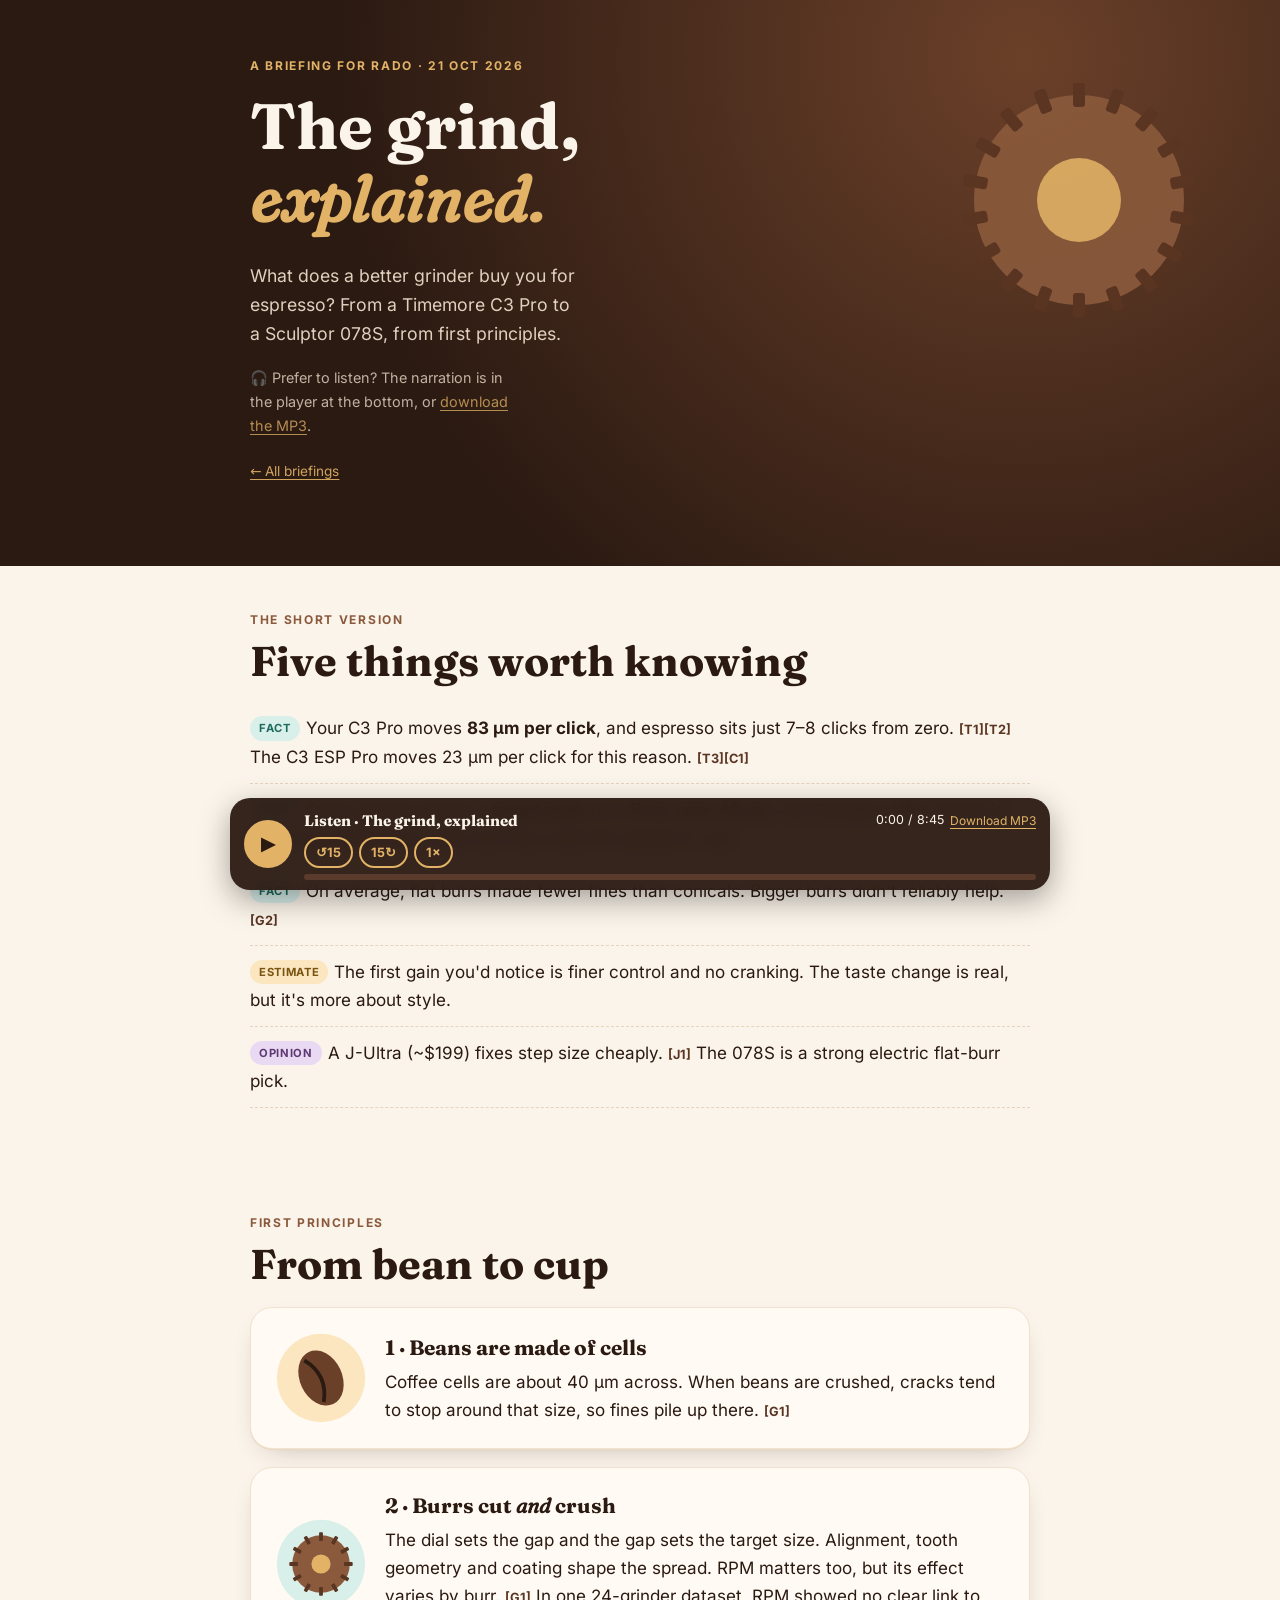
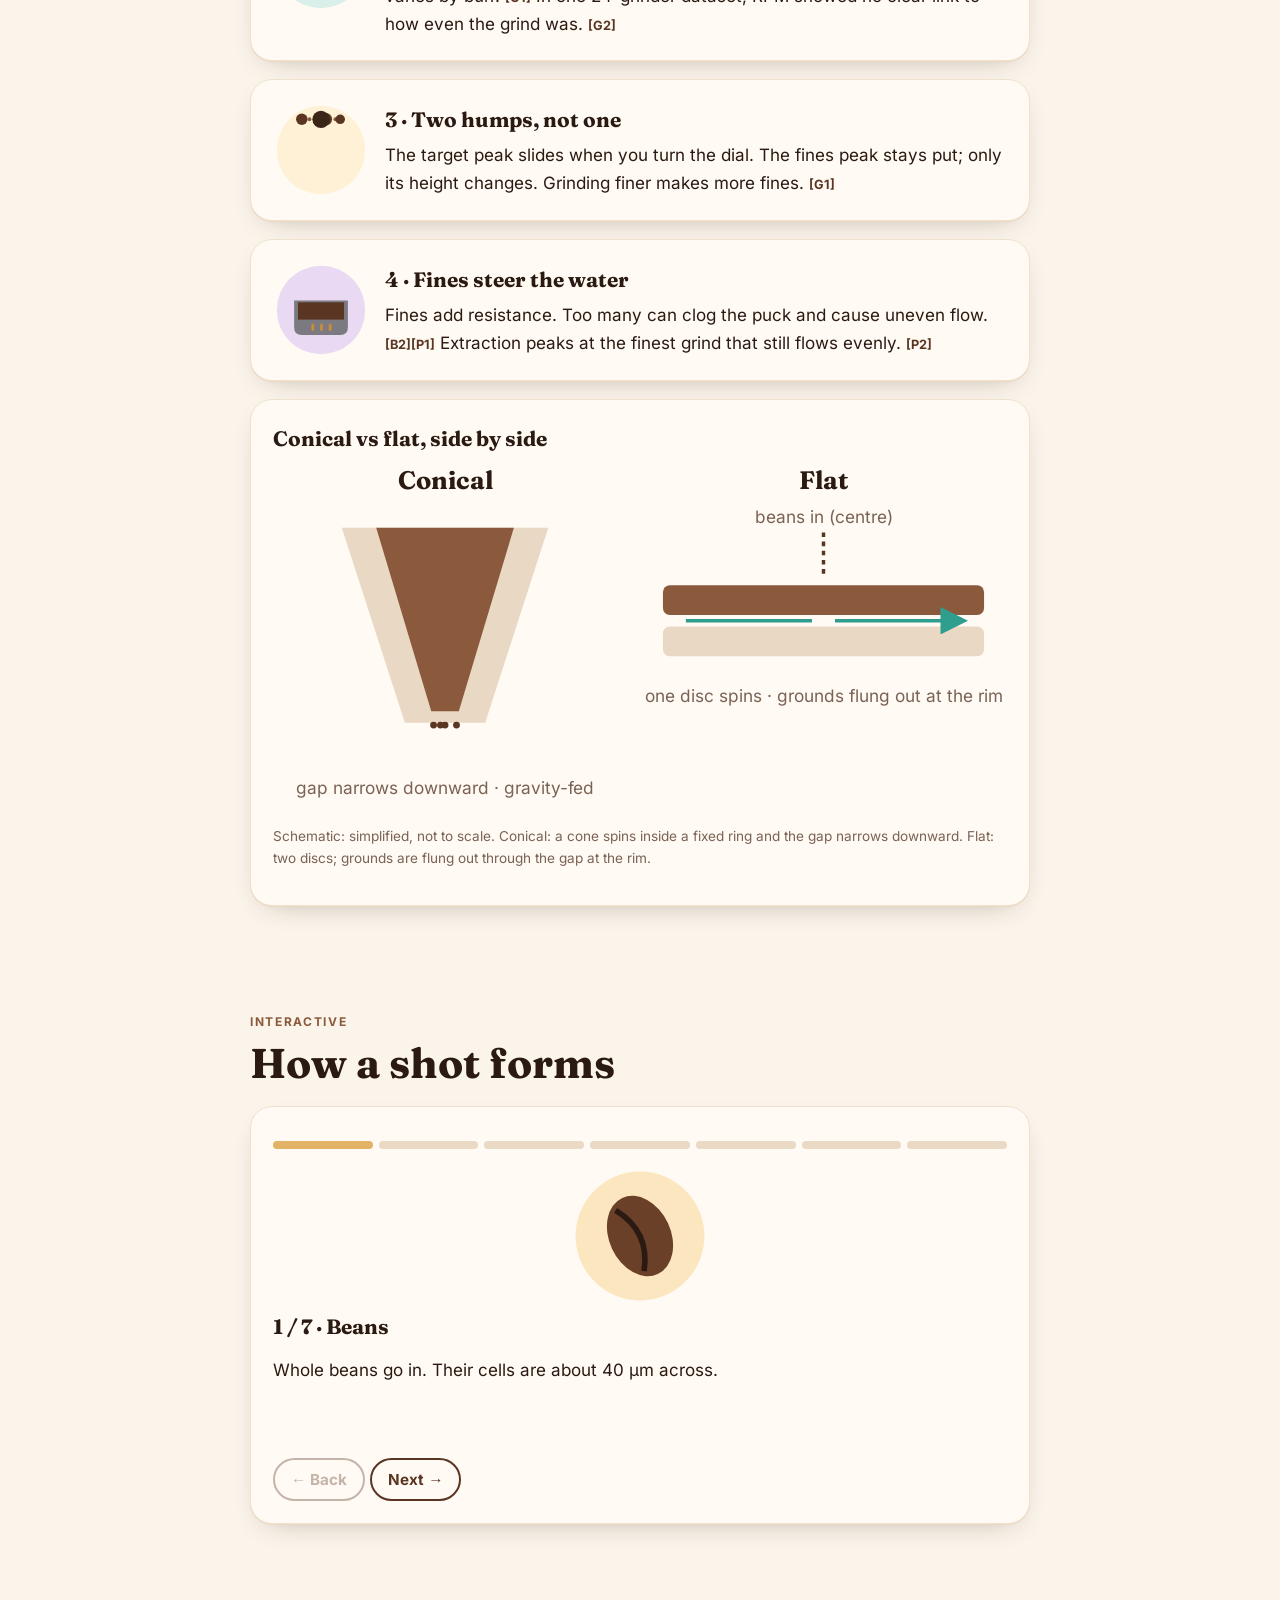
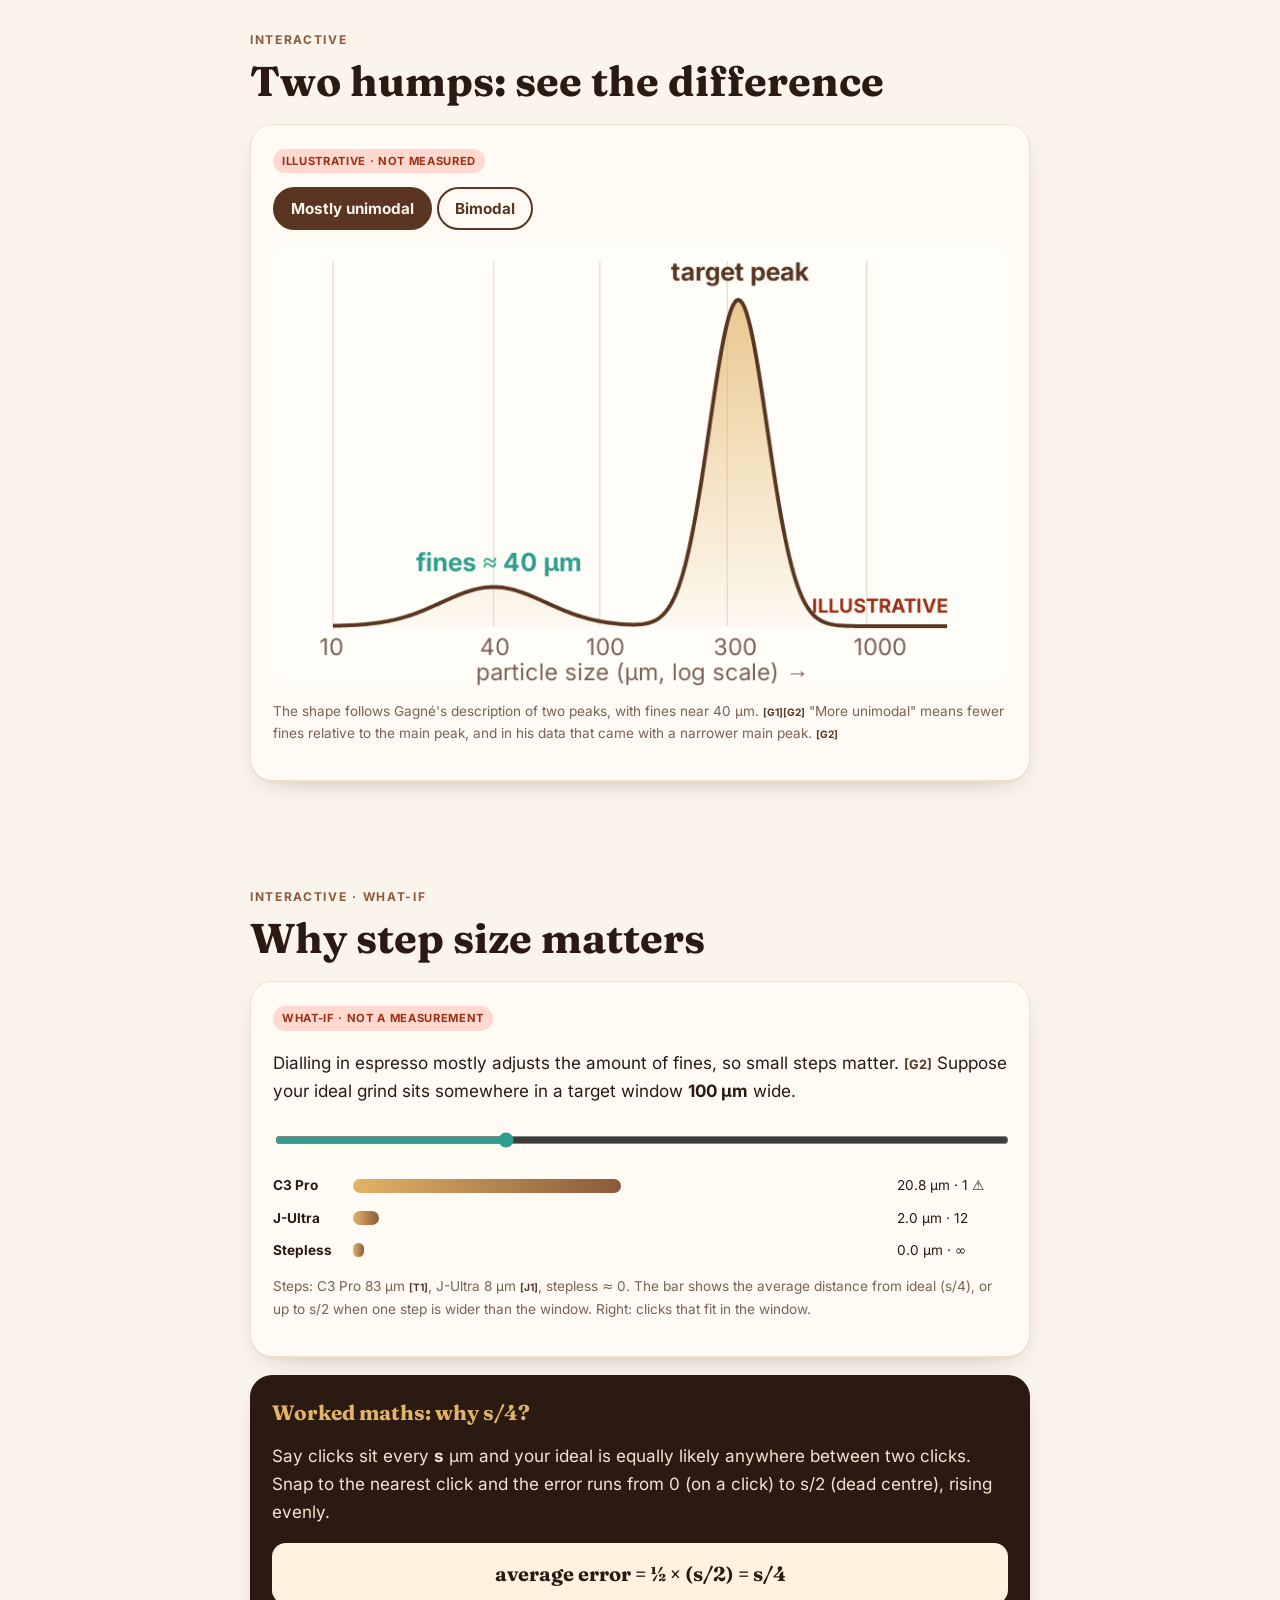
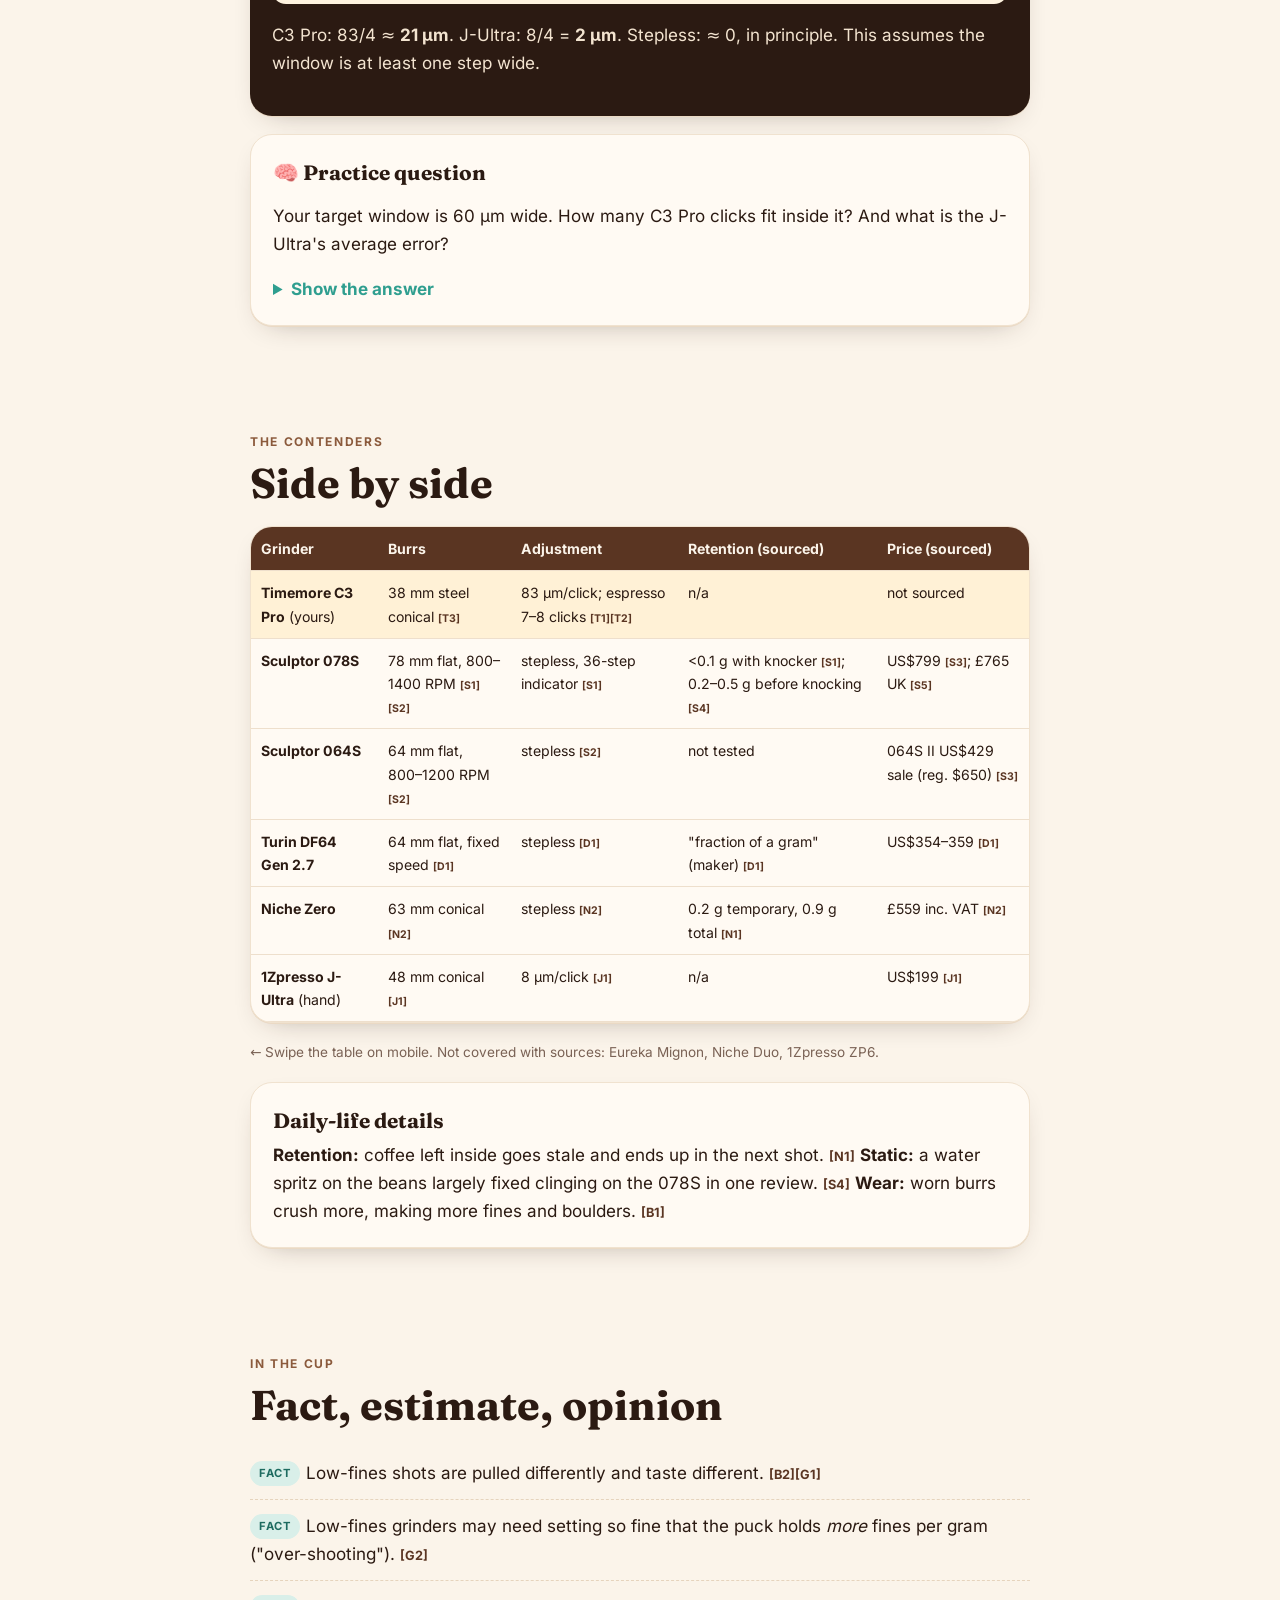
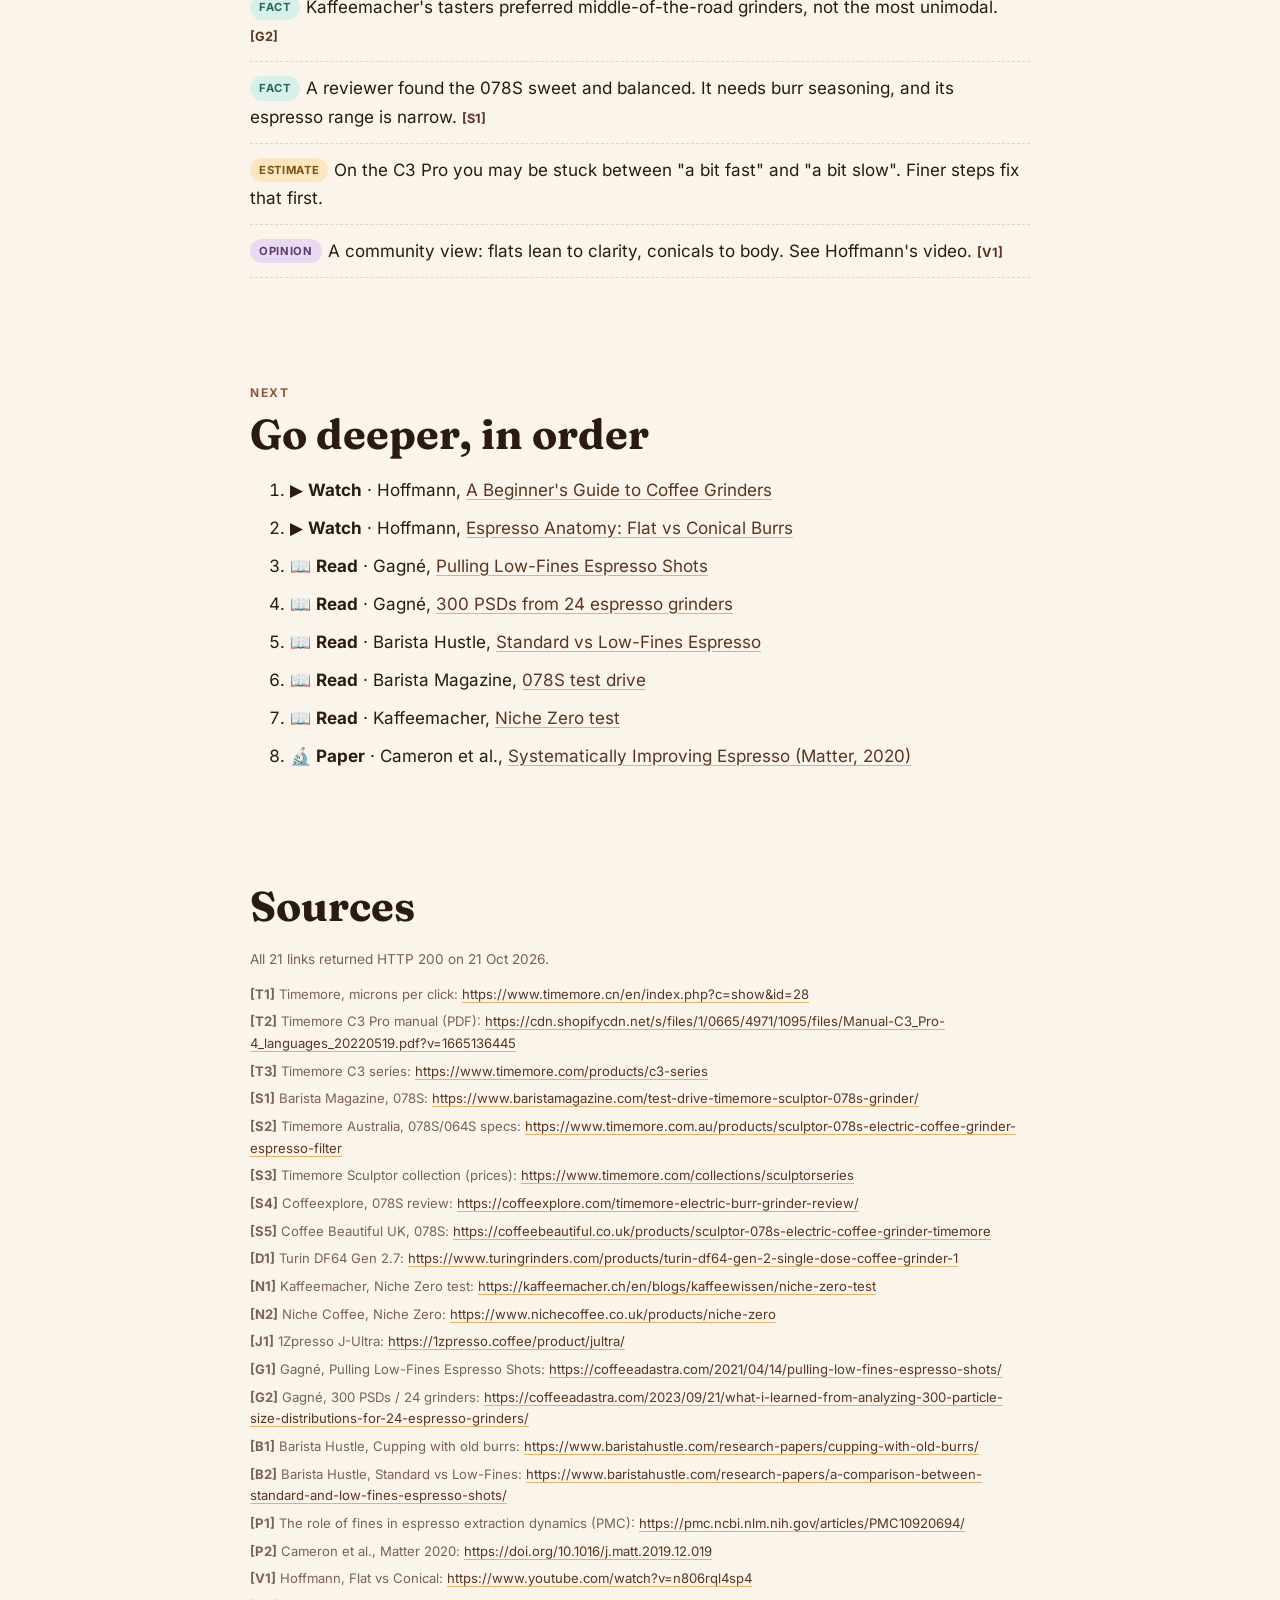
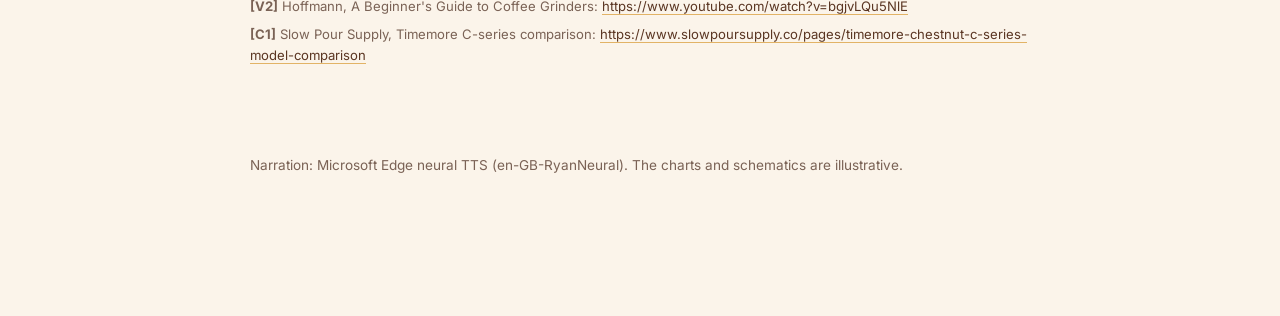
<file: grinder/index.html>
<!doctype html><html lang="en"><head><meta charset="utf-8"><link rel=icon href="data:,"><script>document.documentElement.classList.add('js')</script><meta name="viewport" content="width=device-width,initial-scale=1"><meta name="theme-color" content="#2b1a12">
<title>The grind, explained · Rado's grinder briefing</title><style>
@font-face{font-family:Inter;font-weight:400;src:url(fonts/inter-latin-400-normal.woff2) format('woff2')}
@font-face{font-family:Inter;font-weight:700;src:url(fonts/inter-latin-700-normal.woff2) format('woff2')}
@font-face{font-family:Fraunces;font-weight:700;src:url(fonts/fraunces-latin-700-normal.woff2) format('woff2')}
@font-face{font-family:Fraunces;font-style:italic;font-weight:400;src:url(fonts/fraunces-latin-400-italic.woff2) format('woff2')}
:root{--esp:#2b1a12;--roast:#5a3522;--mocha:#8b5a3c;--crema:#e2b366;--foam:#fbf4ea;--paper:#fffaf3;--teal:#2f9e8f;--ink:#2b1a12;--soft:#7a6255}
*{box-sizing:border-box}html{scroll-behavior:smooth}
body{margin:0;font:17px/1.65 Inter,system-ui,sans-serif;color:var(--ink);background:var(--foam);padding-bottom:120px;overflow-x:hidden}
h1,h2,h3{font-family:Fraunces,Georgia,serif;line-height:1.15;margin:.2em 0 .4em}
h1{font-size:clamp(2.3rem,9vw,4rem);color:var(--foam)}h2{font-size:clamp(1.8rem,6.5vw,2.6rem)}h3{font-size:1.3rem}
em.s{font-family:Fraunces,serif;font-style:italic;color:var(--crema)}
a{color:var(--roast);text-decoration-color:var(--crema);text-underline-offset:3px;overflow-wrap:anywhere}
a.c{font-size:.75em;font-weight:700;text-decoration:none}
.wrap{max-width:820px;margin:auto;padding:0 20px}
header{background:radial-gradient(circle at 80% 10%,#6b4029 0,var(--esp) 60%);color:#f3e4d0;padding:56px 0 64px;position:relative;overflow:hidden}
header .wrap{position:relative;z-index:1}header p{max-width:34ch;font-size:1.1rem;opacity:.9}
.kicker{letter-spacing:.14em;text-transform:uppercase;font-size:.75rem;color:var(--mocha);font-weight:700}header .kicker{color:var(--crema)}
.hero-art{position:absolute;right:-70px;top:-50px;width:200px;opacity:.28}
@media(min-width:760px){.hero-art{right:4%;width:300px;top:50px;opacity:.9}header p{max-width:30ch}}
section{padding:44px 0}
.card{background:var(--paper);border-radius:22px;padding:22px;margin:18px 0;box-shadow:0 1px 0 #ead9c4,0 10px 30px -18px rgba(43,26,18,.45);border:1px solid #f0e2cf;transition:transform .25s,box-shadow .25s}
.card:hover{transform:translateY(-3px);box-shadow:0 1px 0 #ead9c4,0 16px 36px -18px rgba(43,26,18,.55)}
.card.dark{background:var(--esp);color:#f3e4d0;border:none}
.ill{display:flex;gap:16px;align-items:center;flex-wrap:wrap}.ill svg{flex:0 0 96px;width:96px;height:96px}.ill>div{flex:1 1 220px;min-width:0}
.pill{display:inline-block;font-size:.7rem;font-weight:700;letter-spacing:.06em;padding:3px 9px;border-radius:99px;margin-right:6px;vertical-align:2px}
.fact{background:#d9efe9;color:#1d6b60}.est{background:#fbe6bf;color:#7a5410}.op{background:#ead9f2;color:#5e3a74}.what{background:#ffd9cf;color:#9a2f16}
ul.pts{list-style:none;padding:0}ul.pts li{padding:12px 0;border-bottom:1px dashed #e6d4bd}
button{font:700 .95rem Inter,sans-serif;padding:10px 16px;border-radius:99px;border:2px solid var(--roast);background:var(--paper);color:var(--roast);cursor:pointer;transition:transform .15s,background .2s}
button:hover{transform:translateY(-2px)}button:active{transform:scale(.94)}button[aria-pressed=true]{background:var(--roast);color:var(--foam)}button:disabled{opacity:.35;transform:none}
.js .reveal{opacity:0;transform:translateY(26px);transition:opacity .7s ease,transform .7s ease}.js .reveal.in{opacity:1;transform:none}html:not(.js) .jsonly{display:none!important}.js .nojs{display:none!important}html:not(.js) .player{grid-template-columns:1fr}.player audio{width:100%;grid-column:1/-1}.js .player audio{display:none}.dl{color:var(--crema);font-size:.75rem}
@keyframes spin{to{transform:rotate(360deg)}}.spin{animation:spin 6s linear infinite;transform-origin:center;transform-box:fill-box}
@keyframes fall{0%{transform:translateY(-10px);opacity:0}15%{opacity:1}100%{transform:translateY(80px);opacity:0}}.p{animation:fall 2.4s ease-in infinite}
@keyframes bob{50%{transform:translateY(-6px)}}.bob{animation:bob 3s ease-in-out infinite}
@media(prefers-reduced-motion:reduce){*{animation:none!important;transition:none!important}.js .reveal{opacity:1;transform:none}}
.tw{overflow-x:auto;-webkit-overflow-scrolling:touch}
table{border-collapse:collapse;width:100%;font-size:.88rem}.cmp{min-width:680px}th,td{padding:10px;text-align:left;vertical-align:top;border-bottom:1px solid #eedfcc}th{background:var(--roast);color:var(--foam)}
tr.you td{background:#fff1d6}
input[type=range]{width:100%;accent-color:var(--teal);height:32px}
.bars{display:grid;gap:10px;margin-top:10px}.bar{display:grid;grid-template-columns:72px 1fr 110px;gap:8px;align-items:center;font-size:.85rem}
.bar i{display:block;height:14px;border-radius:9px;background:linear-gradient(90deg,var(--crema),var(--mocha));transition:width .4s cubic-bezier(.3,1.4,.6,1)}
.dots{display:flex;gap:6px;margin:12px 0}.dots span{flex:1;height:8px;border-radius:9px;background:#ead9c4;transition:background .3s}.dots span.on{background:var(--crema)}
#stage{height:150px;display:flex;align-items:center;justify-content:center}#stage svg{height:140px;width:140px}
.math{font-family:Fraunces,serif;font-size:1.25rem;background:#fff3df;color:var(--esp);border-radius:14px;padding:14px;text-align:center}
details summary{cursor:pointer;font-weight:700;color:var(--teal)}
ol.go li{margin:10px 0}ol.src{font-size:.82rem;color:var(--soft);list-style:none;padding:0}ol.src li{margin:6px 0}
canvas{width:100%;height:auto;display:block;border-radius:14px;background:#fffdf8}
.note{font-size:.85rem;color:var(--soft)}
.player{position:fixed;left:10px;right:10px;bottom:10px;z-index:9;background:rgba(43,26,18,.95);backdrop-filter:blur(8px);color:var(--foam);border-radius:20px;padding:10px 14px;display:grid;grid-template-columns:auto 1fr;gap:4px 12px;align-items:center;max-width:820px;margin:auto;box-shadow:0 10px 30px rgba(0,0,0,.35)}
.player button{border-color:var(--crema);background:transparent;color:var(--crema);padding:6px 10px;font-size:.8rem}.player #pp{width:48px;height:48px;padding:0;border-radius:50%;background:var(--crema);color:var(--esp);font-size:1.1rem;grid-row:span 2}
.prow{display:flex;gap:6px;align-items:center;flex-wrap:wrap;font-size:.78rem}.prog{flex:1 1 100%;height:6px;background:#5a3a2a;border-radius:9px;cursor:pointer;position:relative}.prog i{position:absolute;inset:0 auto 0 0;background:var(--crema);border-radius:9px;width:0}
footer{padding:30px 0 20px;color:var(--soft);font-size:.85rem}
</style></head><body>
<header><div class="wrap"><div class="kicker">A briefing for Rado · 21 Oct 2026</div><h1>The grind,<br><em class="s">explained.</em></h1>
<p>What does a better grinder buy you for espresso? From a Timemore C3 Pro to a Sculptor 078S, from first principles.</p>
<p style="font-size:.9rem;opacity:.75">🎧 Prefer to listen? The narration is in the player at the bottom, or <a href="audio.mp3" download style="color:var(--crema)">download the MP3</a>.</p><p><a href="../" style="color:var(--crema);font-size:.85rem">← All briefings</a></p></div>
<svg class="hero-art" viewBox="0 0 200 200" aria-hidden="true"><g class="spin"><circle cx="100" cy="100" r="70" fill="#8b5a3c"/><g fill="#5a3522"><rect x="96" y="22" width="8" height="16" rx="2" transform="rotate(0 100 100)"/><rect x="96" y="22" width="8" height="16" rx="2" transform="rotate(20 100 100)"/><rect x="96" y="22" width="8" height="16" rx="2" transform="rotate(40 100 100)"/><rect x="96" y="22" width="8" height="16" rx="2" transform="rotate(60 100 100)"/><rect x="96" y="22" width="8" height="16" rx="2" transform="rotate(80 100 100)"/><rect x="96" y="22" width="8" height="16" rx="2" transform="rotate(100 100 100)"/><rect x="96" y="22" width="8" height="16" rx="2" transform="rotate(120 100 100)"/><rect x="96" y="22" width="8" height="16" rx="2" transform="rotate(140 100 100)"/><rect x="96" y="22" width="8" height="16" rx="2" transform="rotate(160 100 100)"/><rect x="96" y="22" width="8" height="16" rx="2" transform="rotate(180 100 100)"/><rect x="96" y="22" width="8" height="16" rx="2" transform="rotate(200 100 100)"/><rect x="96" y="22" width="8" height="16" rx="2" transform="rotate(220 100 100)"/><rect x="96" y="22" width="8" height="16" rx="2" transform="rotate(240 100 100)"/><rect x="96" y="22" width="8" height="16" rx="2" transform="rotate(260 100 100)"/><rect x="96" y="22" width="8" height="16" rx="2" transform="rotate(280 100 100)"/><rect x="96" y="22" width="8" height="16" rx="2" transform="rotate(300 100 100)"/><rect x="96" y="22" width="8" height="16" rx="2" transform="rotate(320 100 100)"/><rect x="96" y="22" width="8" height="16" rx="2" transform="rotate(340 100 100)"/></g><circle cx="100" cy="100" r="28" fill="#e2b366"/></g></svg></header>
<main class="wrap">
<section class="reveal"><div class="kicker">The short version</div><h2>Five things worth knowing</h2><ul class="pts">
<li><span class="pill fact">FACT</span>Your C3 Pro moves <b>83 µm per click</b>, and espresso sits just 7–8 clicks from zero. <a class="c" href="#T1">[T1]</a><a class="c" href="#T2">[T2]</a> The C3 ESP Pro moves 23 µm per click for this reason. <a class="c" href="#T3">[T3]</a><a class="c" href="#C1">[C1]</a></li>
<li><span class="pill fact">FACT</span>Every grinder makes a <b>target peak</b> plus <b>fines near 40 µm</b>. <a class="c" href="#G1">[G1]</a> Grinders differ mostly in how many fines they make and how wide the spread is. <a class="c" href="#G2">[G2]</a></li>
<li><span class="pill fact">FACT</span>On average, flat burrs made fewer fines than conicals. Bigger burrs didn't reliably help. <a class="c" href="#G2">[G2]</a></li>
<li><span class="pill est">ESTIMATE</span>The first gain you'd notice is finer control and no cranking. The taste change is real, but it's more about style.</li>
<li><span class="pill op">OPINION</span>A J-Ultra (~$199) fixes step size cheaply. <a class="c" href="#J1">[J1]</a> The 078S is a strong electric flat-burr pick.</li></ul></section>
<section class="reveal"><div class="kicker">First principles</div><h2>From bean to cup</h2>
<div class="card ill"><svg viewBox="0 0 100 100" aria-hidden="true" class="bob"><circle cx="50" cy="50" r="46" fill="#fbe6bf"/><g transform="rotate(-25 50 50)"><ellipse cx="50" cy="50" rx="22" ry="30" fill="#6b4029"/><path d="M42 26q16 24 0 48" stroke="#2b1a12" stroke-width="4" fill="none"/></g></svg><div><h3>1 · Beans are made of cells</h3>Coffee cells are about 40 µm across. When beans are crushed, cracks tend to stop around that size, so fines pile up there. <a class="c" href="#G1">[G1]</a></div></div>
<div class="card ill"><svg viewBox="0 0 100 100" aria-hidden="true"><circle cx="50" cy="50" r="46" fill="#d9efe9"/><g class="spin"><circle cx="50" cy="50" r="30" fill="#8b5a3c"/><g fill="#5a3522"><rect x="48" y="17" width="4" height="9" rx="1" transform="rotate(0 50 50)"/><rect x="48" y="17" width="4" height="9" rx="1" transform="rotate(30 50 50)"/><rect x="48" y="17" width="4" height="9" rx="1" transform="rotate(60 50 50)"/><rect x="48" y="17" width="4" height="9" rx="1" transform="rotate(90 50 50)"/><rect x="48" y="17" width="4" height="9" rx="1" transform="rotate(120 50 50)"/><rect x="48" y="17" width="4" height="9" rx="1" transform="rotate(150 50 50)"/><rect x="48" y="17" width="4" height="9" rx="1" transform="rotate(180 50 50)"/><rect x="48" y="17" width="4" height="9" rx="1" transform="rotate(210 50 50)"/><rect x="48" y="17" width="4" height="9" rx="1" transform="rotate(240 50 50)"/><rect x="48" y="17" width="4" height="9" rx="1" transform="rotate(270 50 50)"/><rect x="48" y="17" width="4" height="9" rx="1" transform="rotate(300 50 50)"/><rect x="48" y="17" width="4" height="9" rx="1" transform="rotate(330 50 50)"/></g><circle cx="50" cy="50" r="10" fill="#e2b366"/></g></svg><div><h3>2 · Burrs cut <i>and</i> crush</h3>The dial sets the gap and the gap sets the target size. Alignment, tooth geometry and coating shape the spread. RPM matters too, but its effect varies by burr. <a class="c" href="#G1">[G1]</a> In one 24-grinder dataset, RPM showed no clear link to how even the grind was. <a class="c" href="#G2">[G2]</a></div></div>
<div class="card ill"><svg viewBox="0 0 100 100" aria-hidden="true"><circle cx="50" cy="50" r="46" fill="#fff1d6"/><circle class="p" cx="30" cy="18" r="6" fill="#5a3522" style="animation-delay:0s"/><circle class="p" cx="45" cy="18" r="2" fill="#8b5a3c" style="animation-delay:0.3s"/><circle class="p" cx="55" cy="18" r="6.5" fill="#5a3522" style="animation-delay:0.8s"/><circle class="p" cx="65" cy="18" r="2" fill="#8b5a3c" style="animation-delay:1.1s"/><circle class="p" cx="38" cy="18" r="2" fill="#8b5a3c" style="animation-delay:1.5s"/><circle class="p" cx="70" cy="18" r="5" fill="#5a3522" style="animation-delay:1.8s"/><circle class="p" cx="50" cy="18" r="9" fill="#3b2418" style="animation-delay:2.0s"/></svg><div><h3>3 · Two humps, not one</h3>The target peak slides when you turn the dial. The fines peak stays put; only its height changes. Grinding finer makes more fines. <a class="c" href="#G1">[G1]</a></div></div>
<div class="card ill"><svg viewBox="0 0 100 100" aria-hidden="true"><circle cx="50" cy="50" r="46" fill="#ead9f2"/><path d="M22 40h56v28q0 8-8 8H30q-8 0-8-8z" fill="#7a7a80"/><rect x="26" y="42" width="48" height="18" fill="#5a3522"/><rect class="p" x="40" y="64" width="3" height="8" rx="1.5" fill="#c98a3c" style="animation-delay:0s;animation-duration:1.6s"/><rect class="p" x="49" y="64" width="3" height="8" rx="1.5" fill="#c98a3c" style="animation-delay:0.5s;animation-duration:1.6s"/><rect class="p" x="58" y="64" width="3" height="8" rx="1.5" fill="#c98a3c" style="animation-delay:1s;animation-duration:1.6s"/></svg><div><h3>4 · Fines steer the water</h3>Fines add resistance. Too many can clog the puck and cause uneven flow. <a class="c" href="#B2">[B2]</a><a class="c" href="#P1">[P1]</a> Extraction peaks at the finest grind that still flows evenly. <a class="c" href="#P2">[P2]</a></div></div>
<div class="card"><h3>Conical vs flat, side by side</h3><svg viewBox="0 0 640 300" style="width:100%;height:auto" role="img" aria-label="Schematic of conical and flat burrs"><defs><marker id="ar" markerWidth="8" markerHeight="8" refX="6" refY="4" orient="auto"><path d="M0 0L8 4L0 8z" fill="#2f9e8f"/></marker></defs><text x="150" y="26" text-anchor="middle" font-family="Fraunces" font-size="22" fill="#2b1a12">Conical</text><text x="480" y="26" text-anchor="middle" font-family="Fraunces" font-size="22" fill="#2b1a12">Flat</text><path d="M60 60h180l-55 170h-70z" fill="#e8d8c4"/><path d="M90 60h120l-48 160h-24z" fill="#8b5a3c"/><circle class="p" cx="140" cy="232" r="3" fill="#5a3522" style="animation-delay:0s"/><circle class="p" cx="150" cy="232" r="3" fill="#5a3522" style="animation-delay:0.6s"/><circle class="p" cx="160" cy="232" r="3" fill="#5a3522" style="animation-delay:1.2s"/><circle class="p" cx="146" cy="232" r="3" fill="#5a3522" style="animation-delay:1.8s"/><text x="150" y="292" text-anchor="middle" font-size="15" fill="#7a6255" font-family="Inter">gap narrows downward · gravity-fed</text><rect x="340" y="110" width="280" height="26" rx="6" fill="#8b5a3c"/><rect x="340" y="146" width="280" height="26" rx="6" fill="#e8d8c4"/><path d="M470 141h-110M490 141h110" stroke="#2f9e8f" stroke-width="3" marker-end="url(#ar)"/><path d="M480 64v40" stroke="#5a3522" stroke-width="3" stroke-dasharray="4 4"/><text x="480" y="56" text-anchor="middle" font-size="15" fill="#7a6255" font-family="Inter">beans in (centre)</text><text x="480" y="212" text-anchor="middle" font-size="15" fill="#7a6255" font-family="Inter">one disc spins · grounds flung out at the rim</text></svg><p class="note">Schematic: simplified, not to scale. Conical: a cone spins inside a fixed ring and the gap narrows downward. Flat: two discs; grounds are flung out through the gap at the rim.</p></div></section>
<section class="reveal"><div class="kicker">Interactive</div><h2>How a shot forms</h2>
<div class="card"><div class="jsonly"><div class="dots" id="dots"></div><div id="stage"></div><h3 id="st"></h3><p id="sd" style="min-height:5em"></p>
<button id="prev">← Back</button> <button id="next">Next →</button></div><ol class="nojs"><li><b>Beans.</b> Whole beans go in. Their cells are about 40 µm across.</li><li><b>Burrs.</b> Burrs cut and crush. The dial sets the gap.</li><li><b>Particle groups.</b> Three groups: the target peak (set by the gap), fines near 40 µm (from crushing), and a few boulders.</li><li><b>Puck.</b> The grounds are dosed and tamped into a bed in the basket.</li><li><b>Flow.</b> Water is pushed through. Fines add resistance and slow the shot; too many can make the flow uneven.</li><li><b>Extraction.</b> Small particles extract fast and large ones slowly. Yield peaks at the finest grind that still flows evenly.</li><li><b>Taste.</b> The mix sets the balance. Fewer fines tends toward clarity, more toward body (a community view, not a measurement).</li></ol></div></section>
<section class="reveal"><div class="kicker">Interactive</div><h2>Two humps: see the difference</h2>
<div class="card"><span class="pill what">ILLUSTRATIVE · NOT MEASURED</span><div class="jsonly" style="margin:12px 0"><button id="uni" aria-pressed="true">Mostly unimodal</button> <button id="bi" aria-pressed="false">Bimodal</button></div>
<img class="nojs" src="img/grinder-psd-illustrative.png" alt="Illustrative particle-size chart: unimodal vs bimodal" style="width:100%;height:auto;border-radius:14px"><canvas class="jsonly" id="psd" width="760" height="460" aria-label="Illustrative particle size chart"></canvas>
<p class="note">The shape follows Gagné's description of two peaks, with fines near 40 µm. <a class="c" href="#G1">[G1]</a><a class="c" href="#G2">[G2]</a> "More unimodal" means fewer fines relative to the main peak, and in his data that came with a narrower main peak. <a class="c" href="#G2">[G2]</a></p></div></section>
<section class="reveal"><div class="kicker">Interactive · what-if</div><h2>Why step size matters</h2>
<div class="card"><span class="pill what">WHAT-IF · NOT A MEASUREMENT</span><p>Dialling in espresso mostly adjusts the amount of fines, so small steps matter. <a class="c" href="#G2">[G2]</a> Suppose your ideal grind sits somewhere in a target window <b><span id="wv">100</span> µm</b> wide.</p>
<input class="jsonly" type="range" id="win" min="10" max="300" step="5" value="100" aria-label="Target window width in micrometres"><div class="bars" id="bars"><div class="bar"><b>C3 Pro</b><span><i style="width:50%"></i></span><span>20.8 µm · 1 ⚠</span></div><div class="bar"><b>J-Ultra</b><span><i style="width:5%"></i></span><span>2.0 µm · 12</span></div><div class="bar"><b>Stepless</b><span><i style="width:2%"></i></span><span>0.0 µm · ∞</span></div></div>
<p class="note">Steps: C3 Pro 83 µm <a class="c" href="#T1">[T1]</a>, J-Ultra 8 µm <a class="c" href="#J1">[J1]</a>, stepless ≈ 0. The bar shows the average distance from ideal (s/4), or up to s/2 when one step is wider than the window. Right: clicks that fit in the window.</p></div>
<div class="card dark"><h3 style="color:var(--crema)">Worked maths: why s/4?</h3>
<p>Say clicks sit every <b>s</b> µm and your ideal is equally likely anywhere between two clicks. Snap to the nearest click and the error runs from 0 (on a click) to s/2 (dead centre), rising evenly.</p>
<div class="math">average error = ½ × (s/2) = <b>s/4</b></div>
<p>C3 Pro: 83/4 ≈ <b>21 µm</b>. J-Ultra: 8/4 = <b>2 µm</b>. Stepless: ≈ 0, in principle. This assumes the window is at least one step wide.</p></div>
<div class="card"><h3>🧠 Practice question</h3><p>Your target window is 60 µm wide. How many C3 Pro clicks fit inside it? And what is the J-Ultra's average error?</p>
<details><summary>Show the answer</summary><p>60 ÷ 83 &lt; 1, so <b>no C3 Pro click is guaranteed</b> to land in the window. The nearest click can be up to 41.5 µm (s/2) away. J-Ultra: 60 ÷ 8 → <b>7 clicks</b> fit, with an average error of 8/4 = <b>2 µm</b>.</p></details></div></section>
<section class="reveal"><div class="kicker">The contenders</div><h2>Side by side</h2>
<div class="tw card" style="padding:0"><table class="cmp"><thead><tr><th>Grinder</th><th>Burrs</th><th>Adjustment</th><th>Retention (sourced)</th><th>Price (sourced)</th></tr></thead><tbody>
<tr class="you"><td><b>Timemore C3 Pro</b> (yours)</td><td>38 mm steel conical <a class="c" href="#T3">[T3]</a></td><td>83 µm/click; espresso 7–8 clicks <a class="c" href="#T1">[T1]</a><a class="c" href="#T2">[T2]</a></td><td>n/a</td><td>not sourced</td></tr>
<tr><td><b>Sculptor 078S</b></td><td>78 mm flat, 800–1400 RPM <a class="c" href="#S1">[S1]</a><a class="c" href="#S2">[S2]</a></td><td>stepless, 36-step indicator <a class="c" href="#S1">[S1]</a></td><td>&lt;0.1 g with knocker <a class="c" href="#S1">[S1]</a>; 0.2–0.5 g before knocking <a class="c" href="#S4">[S4]</a></td><td>US$799 <a class="c" href="#S3">[S3]</a>; £765 UK <a class="c" href="#S5">[S5]</a></td></tr>
<tr><td><b>Sculptor 064S</b></td><td>64 mm flat, 800–1200 RPM <a class="c" href="#S2">[S2]</a></td><td>stepless <a class="c" href="#S2">[S2]</a></td><td>not tested</td><td>064S II US$429 sale (reg. $650) <a class="c" href="#S3">[S3]</a></td></tr>
<tr><td><b>Turin DF64 Gen 2.7</b></td><td>64 mm flat, fixed speed <a class="c" href="#D1">[D1]</a></td><td>stepless <a class="c" href="#D1">[D1]</a></td><td>"fraction of a gram" (maker) <a class="c" href="#D1">[D1]</a></td><td>US$354–359 <a class="c" href="#D1">[D1]</a></td></tr>
<tr><td><b>Niche Zero</b></td><td>63 mm conical <a class="c" href="#N2">[N2]</a></td><td>stepless <a class="c" href="#N2">[N2]</a></td><td>0.2 g temporary, 0.9 g total <a class="c" href="#N1">[N1]</a></td><td>£559 inc. VAT <a class="c" href="#N2">[N2]</a></td></tr>
<tr><td><b>1Zpresso J-Ultra</b> (hand)</td><td>48 mm conical <a class="c" href="#J1">[J1]</a></td><td>8 µm/click <a class="c" href="#J1">[J1]</a></td><td>n/a</td><td>US$199 <a class="c" href="#J1">[J1]</a></td></tr></tbody></table></div>
<p class="note">← Swipe the table on mobile. Not covered with sources: Eureka Mignon, Niche Duo, 1Zpresso ZP6.</p>
<div class="card"><h3>Daily-life details</h3><b>Retention:</b> coffee left inside goes stale and ends up in the next shot. <a class="c" href="#N1">[N1]</a> <b>Static:</b> a water spritz on the beans largely fixed clinging on the 078S in one review. <a class="c" href="#S4">[S4]</a> <b>Wear:</b> worn burrs crush more, making more fines and boulders. <a class="c" href="#B1">[B1]</a></div></section>
<section class="reveal"><div class="kicker">In the cup</div><h2>Fact, estimate, opinion</h2><ul class="pts">
<li><span class="pill fact">FACT</span>Low-fines shots are pulled differently and taste different. <a class="c" href="#B2">[B2]</a><a class="c" href="#G1">[G1]</a></li>
<li><span class="pill fact">FACT</span>Low-fines grinders may need setting so fine that the puck holds <i>more</i> fines per gram ("over-shooting"). <a class="c" href="#G2">[G2]</a></li>
<li><span class="pill fact">FACT</span>Kaffeemacher's tasters preferred middle-of-the-road grinders, not the most unimodal. <a class="c" href="#G2">[G2]</a></li>
<li><span class="pill fact">FACT</span>A reviewer found the 078S sweet and balanced. It needs burr seasoning, and its espresso range is narrow. <a class="c" href="#S1">[S1]</a></li>
<li><span class="pill est">ESTIMATE</span>On the C3 Pro you may be stuck between "a bit fast" and "a bit slow". Finer steps fix that first.</li>
<li><span class="pill op">OPINION</span>A community view: flats lean to clarity, conicals to body. See Hoffmann's video. <a class="c" href="#V1">[V1]</a></li></ul></section>
<section class="reveal"><div class="kicker">Next</div><h2>Go deeper, in order</h2><ol class="go">
<li>▶️ <b>Watch</b> · Hoffmann, <a href="https://www.youtube.com/watch?v=bgjvLQu5NlE">A Beginner's Guide to Coffee Grinders</a></li>
<li>▶️ <b>Watch</b> · Hoffmann, <a href="https://www.youtube.com/watch?v=n806rql4sp4">Espresso Anatomy: Flat vs Conical Burrs</a></li>
<li>📖 <b>Read</b> · Gagné, <a href="https://coffeeadastra.com/2021/04/14/pulling-low-fines-espresso-shots/">Pulling Low-Fines Espresso Shots</a></li>
<li>📖 <b>Read</b> · Gagné, <a href="https://coffeeadastra.com/2023/09/21/what-i-learned-from-analyzing-300-particle-size-distributions-for-24-espresso-grinders/">300 PSDs from 24 espresso grinders</a></li>
<li>📖 <b>Read</b> · Barista Hustle, <a href="https://www.baristahustle.com/research-papers/a-comparison-between-standard-and-low-fines-espresso-shots/">Standard vs Low-Fines Espresso</a></li>
<li>📖 <b>Read</b> · Barista Magazine, <a href="https://www.baristamagazine.com/test-drive-timemore-sculptor-078s-grinder/">078S test drive</a></li>
<li>📖 <b>Read</b> · Kaffeemacher, <a href="https://kaffeemacher.ch/en/blogs/kaffeewissen/niche-zero-test">Niche Zero test</a></li>
<li>🔬 <b>Paper</b> · Cameron et al., <a href="https://doi.org/10.1016/j.matt.2019.12.019">Systematically Improving Espresso (Matter, 2020)</a></li></ol></section>
<section class="reveal"><h2>Sources</h2><p class="note">All 21 links returned HTTP 200 on 21 Oct 2026.</p><ol class="src"><li id="T1"><b>[T1]</b> Timemore, microns per click: <a href="https://www.timemore.cn/en/index.php?c=show&id=28">https://www.timemore.cn/en/index.php?c=show&id=28</a></li><li id="T2"><b>[T2]</b> Timemore C3 Pro manual (PDF): <a href="https://cdn.shopifycdn.net/s/files/1/0665/4971/1095/files/Manual-C3_Pro-4_languages_20220519.pdf?v=1665136445">https://cdn.shopifycdn.net/s/files/1/0665/4971/1095/files/Manual-C3_Pro-4_languages_20220519.pdf?v=1665136445</a></li><li id="T3"><b>[T3]</b> Timemore C3 series: <a href="https://www.timemore.com/products/c3-series">https://www.timemore.com/products/c3-series</a></li><li id="S1"><b>[S1]</b> Barista Magazine, 078S: <a href="https://www.baristamagazine.com/test-drive-timemore-sculptor-078s-grinder/">https://www.baristamagazine.com/test-drive-timemore-sculptor-078s-grinder/</a></li><li id="S2"><b>[S2]</b> Timemore Australia, 078S/064S specs: <a href="https://www.timemore.com.au/products/sculptor-078s-electric-coffee-grinder-espresso-filter">https://www.timemore.com.au/products/sculptor-078s-electric-coffee-grinder-espresso-filter</a></li><li id="S3"><b>[S3]</b> Timemore Sculptor collection (prices): <a href="https://www.timemore.com/collections/sculptorseries">https://www.timemore.com/collections/sculptorseries</a></li><li id="S4"><b>[S4]</b> Coffeexplore, 078S review: <a href="https://coffeexplore.com/timemore-electric-burr-grinder-review/">https://coffeexplore.com/timemore-electric-burr-grinder-review/</a></li><li id="S5"><b>[S5]</b> Coffee Beautiful UK, 078S: <a href="https://coffeebeautiful.co.uk/products/sculptor-078s-electric-coffee-grinder-timemore">https://coffeebeautiful.co.uk/products/sculptor-078s-electric-coffee-grinder-timemore</a></li><li id="D1"><b>[D1]</b> Turin DF64 Gen 2.7: <a href="https://www.turingrinders.com/products/turin-df64-gen-2-single-dose-coffee-grinder-1">https://www.turingrinders.com/products/turin-df64-gen-2-single-dose-coffee-grinder-1</a></li><li id="N1"><b>[N1]</b> Kaffeemacher, Niche Zero test: <a href="https://kaffeemacher.ch/en/blogs/kaffeewissen/niche-zero-test">https://kaffeemacher.ch/en/blogs/kaffeewissen/niche-zero-test</a></li><li id="N2"><b>[N2]</b> Niche Coffee, Niche Zero: <a href="https://www.nichecoffee.co.uk/products/niche-zero">https://www.nichecoffee.co.uk/products/niche-zero</a></li><li id="J1"><b>[J1]</b> 1Zpresso J-Ultra: <a href="https://1zpresso.coffee/product/jultra/">https://1zpresso.coffee/product/jultra/</a></li><li id="G1"><b>[G1]</b> Gagné, Pulling Low-Fines Espresso Shots: <a href="https://coffeeadastra.com/2021/04/14/pulling-low-fines-espresso-shots/">https://coffeeadastra.com/2021/04/14/pulling-low-fines-espresso-shots/</a></li><li id="G2"><b>[G2]</b> Gagné, 300 PSDs / 24 grinders: <a href="https://coffeeadastra.com/2023/09/21/what-i-learned-from-analyzing-300-particle-size-distributions-for-24-espresso-grinders/">https://coffeeadastra.com/2023/09/21/what-i-learned-from-analyzing-300-particle-size-distributions-for-24-espresso-grinders/</a></li><li id="B1"><b>[B1]</b> Barista Hustle, Cupping with old burrs: <a href="https://www.baristahustle.com/research-papers/cupping-with-old-burrs/">https://www.baristahustle.com/research-papers/cupping-with-old-burrs/</a></li><li id="B2"><b>[B2]</b> Barista Hustle, Standard vs Low-Fines: <a href="https://www.baristahustle.com/research-papers/a-comparison-between-standard-and-low-fines-espresso-shots/">https://www.baristahustle.com/research-papers/a-comparison-between-standard-and-low-fines-espresso-shots/</a></li><li id="P1"><b>[P1]</b> The role of fines in espresso extraction dynamics (PMC): <a href="https://pmc.ncbi.nlm.nih.gov/articles/PMC10920694/">https://pmc.ncbi.nlm.nih.gov/articles/PMC10920694/</a></li><li id="P2"><b>[P2]</b> Cameron et al., Matter 2020: <a href="https://doi.org/10.1016/j.matt.2019.12.019">https://doi.org/10.1016/j.matt.2019.12.019</a></li><li id="V1"><b>[V1]</b> Hoffmann, Flat vs Conical: <a href="https://www.youtube.com/watch?v=n806rql4sp4">https://www.youtube.com/watch?v=n806rql4sp4</a></li><li id="V2"><b>[V2]</b> Hoffmann, A Beginner's Guide to Coffee Grinders: <a href="https://www.youtube.com/watch?v=bgjvLQu5NlE">https://www.youtube.com/watch?v=bgjvLQu5NlE</a></li><li id="C1"><b>[C1]</b> Slow Pour Supply, Timemore C-series comparison: <a href="https://www.slowpoursupply.co/pages/timemore-chestnut-c-series-model-comparison">https://www.slowpoursupply.co/pages/timemore-chestnut-c-series-model-comparison</a></li></ol></section>
<footer>Narration: Microsoft Edge neural TTS (en-GB-RyanNeural). The charts and schematics are illustrative.</footer></main>
<div class="player" role="region" aria-label="Audio narration"><button class="jsonly" id="pp" aria-label="Play">▶</button>
<div class="prow"><b style="font-family:Fraunces,serif;font-size:.95rem">Listen · The grind, explained</b><span id="tm" class="jsonly" style="margin-left:auto">0:00 / 0:00</span><a class="dl" href="audio.mp3" download>Download MP3</a></div>
<div class="prow jsonly"><button id="b15" aria-label="Back 15 seconds">↺15</button><button id="f15" aria-label="Forward 15 seconds">15↻</button><button id="spd" aria-label="Playback speed">1×</button><div class="prog" id="prog"><i id="pb"></i></div></div><audio id="au" controls preload="metadata" src="audio.mp3"><a href="audio.mp3">Download the narration (MP3)</a></audio></div>
<script>
const $=id=>document.getElementById(id);
const io=new IntersectionObserver((es,o)=>es.forEach(e=>{if(e.isIntersecting){e.target.classList.add('in');o.unobserve(e.target)}}),{threshold:.08});
document.querySelectorAll('.reveal').forEach(el=>io.observe(el));
const S=[["Beans", "Whole beans go in. Their cells are about 40 \u00b5m across.", "<svg viewBox=\"0 0 100 100\" aria-hidden=\"true\" class=\"bob\"><circle cx=\"50\" cy=\"50\" r=\"46\" fill=\"#fbe6bf\"/><g transform=\"rotate(-25 50 50)\"><ellipse cx=\"50\" cy=\"50\" rx=\"22\" ry=\"30\" fill=\"#6b4029\"/><path d=\"M42 26q16 24 0 48\" stroke=\"#2b1a12\" stroke-width=\"4\" fill=\"none\"/></g></svg>"], ["Burrs", "Burrs cut and crush. The dial sets the gap.", "<svg viewBox=\"0 0 100 100\" aria-hidden=\"true\"><circle cx=\"50\" cy=\"50\" r=\"46\" fill=\"#d9efe9\"/><g class=\"spin\"><circle cx=\"50\" cy=\"50\" r=\"30\" fill=\"#8b5a3c\"/><g fill=\"#5a3522\"><rect x=\"48\" y=\"17\" width=\"4\" height=\"9\" rx=\"1\" transform=\"rotate(0 50 50)\"/><rect x=\"48\" y=\"17\" width=\"4\" height=\"9\" rx=\"1\" transform=\"rotate(30 50 50)\"/><rect x=\"48\" y=\"17\" width=\"4\" height=\"9\" rx=\"1\" transform=\"rotate(60 50 50)\"/><rect x=\"48\" y=\"17\" width=\"4\" height=\"9\" rx=\"1\" transform=\"rotate(90 50 50)\"/><rect x=\"48\" y=\"17\" width=\"4\" height=\"9\" rx=\"1\" transform=\"rotate(120 50 50)\"/><rect x=\"48\" y=\"17\" width=\"4\" height=\"9\" rx=\"1\" transform=\"rotate(150 50 50)\"/><rect x=\"48\" y=\"17\" width=\"4\" height=\"9\" rx=\"1\" transform=\"rotate(180 50 50)\"/><rect x=\"48\" y=\"17\" width=\"4\" height=\"9\" rx=\"1\" transform=\"rotate(210 50 50)\"/><rect x=\"48\" y=\"17\" width=\"4\" height=\"9\" rx=\"1\" transform=\"rotate(240 50 50)\"/><rect x=\"48\" y=\"17\" width=\"4\" height=\"9\" rx=\"1\" transform=\"rotate(270 50 50)\"/><rect x=\"48\" y=\"17\" width=\"4\" height=\"9\" rx=\"1\" transform=\"rotate(300 50 50)\"/><rect x=\"48\" y=\"17\" width=\"4\" height=\"9\" rx=\"1\" transform=\"rotate(330 50 50)\"/></g><circle cx=\"50\" cy=\"50\" r=\"10\" fill=\"#e2b366\"/></g></svg>"], ["Particle groups", "Three groups: the target peak (set by the gap), fines near 40 \u00b5m (from crushing), and a few boulders.", "<svg viewBox=\"0 0 100 100\" aria-hidden=\"true\"><circle cx=\"50\" cy=\"50\" r=\"46\" fill=\"#fff1d6\"/><circle class=\"p\" cx=\"30\" cy=\"18\" r=\"6\" fill=\"#5a3522\" style=\"animation-delay:0s\"/><circle class=\"p\" cx=\"45\" cy=\"18\" r=\"2\" fill=\"#8b5a3c\" style=\"animation-delay:0.3s\"/><circle class=\"p\" cx=\"55\" cy=\"18\" r=\"6.5\" fill=\"#5a3522\" style=\"animation-delay:0.8s\"/><circle class=\"p\" cx=\"65\" cy=\"18\" r=\"2\" fill=\"#8b5a3c\" style=\"animation-delay:1.1s\"/><circle class=\"p\" cx=\"38\" cy=\"18\" r=\"2\" fill=\"#8b5a3c\" style=\"animation-delay:1.5s\"/><circle class=\"p\" cx=\"70\" cy=\"18\" r=\"5\" fill=\"#5a3522\" style=\"animation-delay:1.8s\"/><circle class=\"p\" cx=\"50\" cy=\"18\" r=\"9\" fill=\"#3b2418\" style=\"animation-delay:2.0s\"/></svg>"], ["Puck", "The grounds are dosed and tamped into a bed in the basket.", "<svg viewBox=\"0 0 100 100\" aria-hidden=\"true\"><circle cx=\"50\" cy=\"50\" r=\"46\" fill=\"#ead9f2\"/><path d=\"M22 40h56v28q0 8-8 8H30q-8 0-8-8z\" fill=\"#7a7a80\"/><rect x=\"26\" y=\"42\" width=\"48\" height=\"18\" fill=\"#5a3522\"/><rect x=\"40\" y=\"64\" width=\"3\" height=\"8\" rx=\"1.5\" fill=\"#c98a3c\" style=\"animation-delay:0s;animation-duration:1.6s\"/><rect x=\"49\" y=\"64\" width=\"3\" height=\"8\" rx=\"1.5\" fill=\"#c98a3c\" style=\"animation-delay:0.5s;animation-duration:1.6s\"/><rect x=\"58\" y=\"64\" width=\"3\" height=\"8\" rx=\"1.5\" fill=\"#c98a3c\" style=\"animation-delay:1s;animation-duration:1.6s\"/></svg>"], ["Flow", "Water is pushed through. Fines add resistance and slow the shot; too many can make the flow uneven.", "<svg viewBox=\"0 0 100 100\" aria-hidden=\"true\"><circle cx=\"50\" cy=\"50\" r=\"46\" fill=\"#ead9f2\"/><path d=\"M22 40h56v28q0 8-8 8H30q-8 0-8-8z\" fill=\"#7a7a80\"/><rect x=\"26\" y=\"42\" width=\"48\" height=\"18\" fill=\"#5a3522\"/><rect class=\"p\" x=\"40\" y=\"64\" width=\"3\" height=\"8\" rx=\"1.5\" fill=\"#c98a3c\" style=\"animation-delay:0s;animation-duration:1.6s\"/><rect class=\"p\" x=\"49\" y=\"64\" width=\"3\" height=\"8\" rx=\"1.5\" fill=\"#c98a3c\" style=\"animation-delay:0.5s;animation-duration:1.6s\"/><rect class=\"p\" x=\"58\" y=\"64\" width=\"3\" height=\"8\" rx=\"1.5\" fill=\"#c98a3c\" style=\"animation-delay:1s;animation-duration:1.6s\"/></svg>"], ["Extraction", "Small particles extract fast and large ones slowly. Yield peaks at the finest grind that still flows evenly.", "<svg viewBox=\"0 0 100 100\" aria-hidden=\"true\"><circle cx=\"50\" cy=\"50\" r=\"46\" fill=\"#d9efe9\"/><circle class=\"p\" cx=\"30\" cy=\"18\" r=\"6\" fill=\"#5a3522\" style=\"animation-delay:0s\"/><circle class=\"p\" cx=\"45\" cy=\"18\" r=\"2\" fill=\"#8b5a3c\" style=\"animation-delay:0.3s\"/><circle class=\"p\" cx=\"55\" cy=\"18\" r=\"6.5\" fill=\"#5a3522\" style=\"animation-delay:0.8s\"/><circle class=\"p\" cx=\"65\" cy=\"18\" r=\"2\" fill=\"#8b5a3c\" style=\"animation-delay:1.1s\"/><circle class=\"p\" cx=\"38\" cy=\"18\" r=\"2\" fill=\"#8b5a3c\" style=\"animation-delay:1.5s\"/><circle class=\"p\" cx=\"70\" cy=\"18\" r=\"5\" fill=\"#5a3522\" style=\"animation-delay:1.8s\"/><circle class=\"p\" cx=\"50\" cy=\"18\" r=\"9\" fill=\"#3b2418\" style=\"animation-delay:2.0s\"/></svg>"], ["Taste", "The mix sets the balance. Fewer fines tends toward clarity, more toward body (a community view, not a measurement).", "<svg viewBox=\"0 0 100 100\" aria-hidden=\"true\"><circle cx=\"50\" cy=\"50\" r=\"46\" fill=\"#fbe6bf\"/><path d=\"M22 38h50v20q0 20-25 20T22 58z\" fill=\"#fffaf3\" stroke=\"#5a3522\" stroke-width=\"4\"/><ellipse cx=\"47\" cy=\"39\" rx=\"25\" ry=\"5\" fill=\"#c98a3c\"/><path d=\"M72 44q12 0 8 10t-10 7\" fill=\"none\" stroke=\"#5a3522\" stroke-width=\"4\"/><path class=\"bob\" d=\"M40 28q-6-8 0-14M54 28q-6-8 0-14\" stroke=\"#8b5a3c\" stroke-width=\"3\" fill=\"none\"/></svg>"]];let i=0;S.forEach(()=>$('dots').appendChild(document.createElement('span')));
function rs(){$('stage').innerHTML=S[i][2];$('st').textContent=(i+1)+' / '+S.length+' · '+S[i][0];$('sd').textContent=S[i][1];[...$('dots').children].forEach((e,j)=>e.className=j<=i?'on':'');$('prev').disabled=i==0;$('next').disabled=i==S.length-1}
$('prev').onclick=()=>{i=Math.max(0,i-1);rs()};$('next').onclick=()=>{i=Math.min(S.length-1,i+1);rs()};rs();
const G=[["C3 Pro",83],["J-Ultra",8],["Stepless",0]];
function rw(){const w=+$('win').value;$('wv').textContent=w;$('bars').innerHTML=G.map(([n,s])=>{const big=s>w;const d=s==0?0:(big?s/2:s/4);const k=s==0?'∞':Math.floor(w/s);return `<div class="bar"><b>${n}</b><span><i style="width:${Math.max(2,d/41.5*100)}%"></i></span><span>${big?'≤'+d:d.toFixed(1)} µm · ${k} ${s&&Math.floor(w/s)<2?'⚠':''}</span></div>`}).join('')}
$('win').oninput=rw;rw();
const cv=$('psd'),cx=cv.getContext('2d');let cur=0,anim=0;
const ln=(x,m,s)=>Math.exp(-((Math.log(x/m))**2)/(2*s*s));
const curve=(x,t)=>(0.12+0.23*t)*ln(x,40,.45)+ln(x,330+20*t,.25+.1*t);
function draw(t){const W=cv.width,H=cv.height,p=62;cx.clearRect(0,0,W,H);const lx=v=>p+(Math.log10(v)-1)/(Math.log10(2000)-1)*(W-2*p);const ly=x=>H-p-curve(x,t)*(H-p-60);
cx.strokeStyle='#e3d1bb';cx.lineWidth=1;[10,40,100,300,1000].forEach(v=>{cx.beginPath();cx.moveTo(lx(v),20);cx.lineTo(lx(v),H-p);cx.stroke()});
cx.fillStyle='#7a6255';cx.font='24px Inter';[10,40,100,300,1000].forEach(v=>cx.fillText(v,lx(v)-14,H-p+30));cx.fillText('particle size (µm, log scale) →',W/2-170,H-6);
const g=cx.createLinearGradient(0,40,0,H-p);g.addColorStop(0,'rgba(226,179,102,.75)');g.addColorStop(1,'rgba(226,179,102,.05)');
cx.beginPath();cx.moveTo(lx(10),H-p);for(let k=0;k<=300;k++){const x=10*Math.pow(200,k/300);cx.lineTo(lx(x),ly(x))}cx.lineTo(lx(2000),H-p);cx.closePath();cx.fillStyle=g;cx.fill();
cx.beginPath();for(let k=0;k<=300;k++){const x=10*Math.pow(200,k/300);k?cx.lineTo(lx(x),ly(x)):cx.moveTo(lx(x),ly(x))}cx.strokeStyle='#5a3522';cx.lineWidth=4;cx.stroke();
cx.font='bold 26px Inter';cx.fillStyle='#2f9e8f';cx.fillText('fines ≈ 40 µm',lx(40)-80,ly(40)-16);cx.fillStyle='#5a3522';cx.fillText('target peak',lx(330)-70,40);
cx.fillStyle='#9a2f16';cx.font='bold 20px Inter';cx.fillText('ILLUSTRATIVE',W-p-140,H-p-14)}
function to(t){cancelAnimationFrame(anim);const s=cur,st=performance.now();(function f(n){const k=Math.min(1,(n-st)/500),e=1-Math.pow(1-k,3);cur=s+(t-s)*e;draw(cur);if(k<1)anim=requestAnimationFrame(f)})(st)}
function sel(b){$('uni').setAttribute('aria-pressed',!b);$('bi').setAttribute('aria-pressed',b);to(b?1:0)}
$('uni').onclick=()=>sel(false);$('bi').onclick=()=>sel(true);document.fonts.ready.then(()=>draw(cur));draw(0);
const au=$('au'),sp=[1,1.25,1.5,2];let si=0;const fm=s=>isFinite(s)?Math.floor(s/60)+':'+String(Math.floor(s%60)).padStart(2,'0'):'0:00';
const up=()=>{$('tm').textContent=fm(au.currentTime)+' / '+fm(au.duration);$('pb').style.width=(au.duration?au.currentTime/au.duration*100:0)+'%';$('pp').textContent=au.paused?'▶':'❚❚';$('pp').setAttribute('aria-label',au.paused?'Play':'Pause');
if('mediaSession' in navigator&&au.duration&&navigator.mediaSession.setPositionState)try{navigator.mediaSession.setPositionState({duration:au.duration,playbackRate:au.playbackRate,position:au.currentTime})}catch(e){}};
['timeupdate','loadedmetadata','play','pause','ratechange'].forEach(e=>au.addEventListener(e,up));
const sk=d=>{au.currentTime=Math.max(0,Math.min(au.duration||0,au.currentTime+d));up()};
$('pp').onclick=()=>au.paused?au.play():au.pause();$('b15').onclick=()=>sk(-15);$('f15').onclick=()=>sk(15);
$('spd').onclick=()=>{si=(si+1)%sp.length;au.playbackRate=sp[si];$('spd').textContent=sp[si]+'×'};
$('prog').onclick=e=>{const r=e.currentTarget.getBoundingClientRect();if(au.duration)au.currentTime=(e.clientX-r.left)/r.width*au.duration};
if('mediaSession' in navigator){navigator.mediaSession.metadata=new MediaMetadata({title:'The grind, explained',artist:'Grinder briefing for Rado',album:'Deep Dive'});
const h={play:()=>au.play(),pause:()=>au.pause(),seekbackward:d=>sk(-(d.seekOffset||15)),seekforward:d=>sk(d.seekOffset||15),seekto:d=>{au.currentTime=d.seekTime;up()},stop:()=>{au.pause();au.currentTime=0}};
for(const k in h)try{navigator.mediaSession.setActionHandler(k,h[k])}catch(e){}}
</script></body></html>
</file>
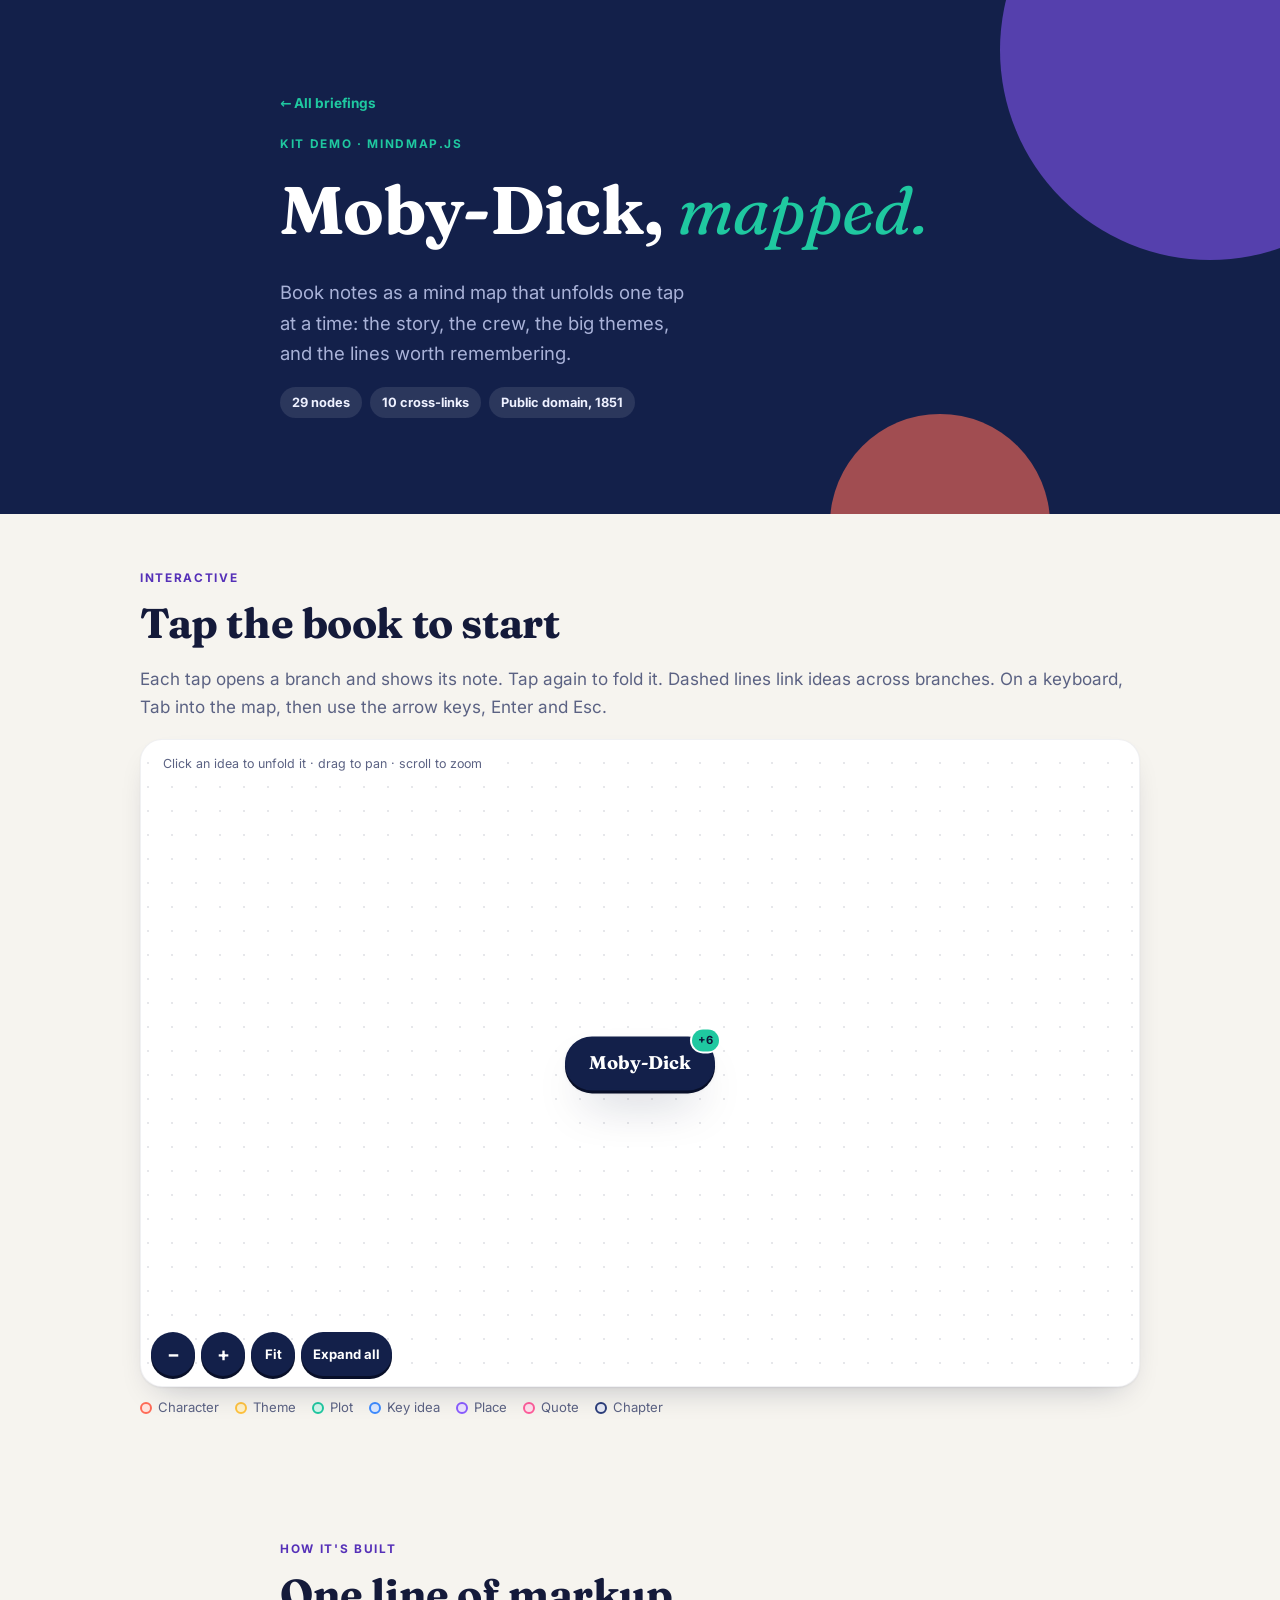
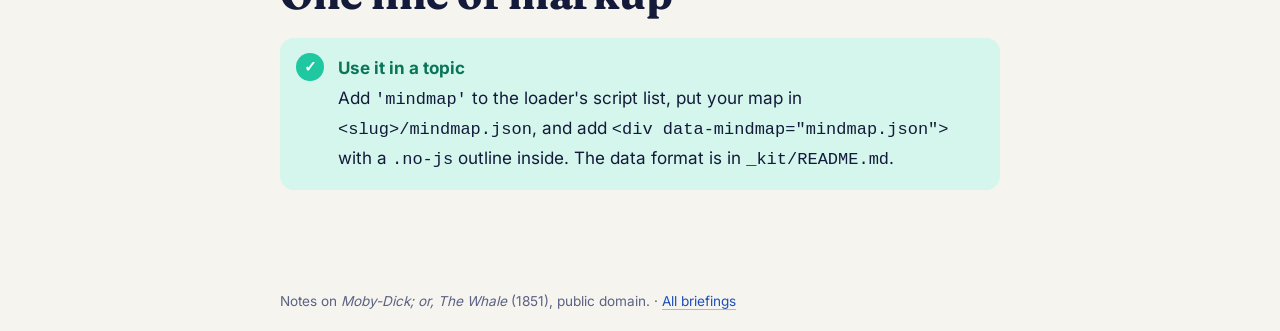
<file: _kit/mindmap/index.html>
<!doctype html>
<html lang="en">
<head>
<meta charset="utf-8">
<meta name="viewport" content="width=device-width,initial-scale=1">
<meta name="theme-color" content="#13204a">
<link rel="icon" href="data:image/svg+xml,%3Csvg xmlns='http://www.w3.org/2000/svg' viewBox='0 0 64 64'%3E%3Crect width='64' height='64' rx='16' fill='%2313204a'/%3E%3Ccircle cx='32' cy='32' r='9' fill='%23ffc23d'/%3E%3Ccircle cx='14' cy='18' r='6' fill='%23ff6b57'/%3E%3Ccircle cx='50' cy='20' r='6' fill='%231fc8a0'/%3E%3Ccircle cx='46' cy='49' r='6' fill='%233d8bff'/%3E%3C/svg%3E">
<title>Mind map demo: Moby-Dick · Deep Dive kit</title>
<meta name="description" content="Kit demo: an interactive radial mind map of Moby-Dick (story arc, characters, themes, key ideas, quotes).">
<script>
  /* Kit loader (same as the template). Kit demo pages live at /_kit/<demo>/, so the kit is "../";
     a copy of this page in a topic folder (/<slug>/) gets "../_kit/". */
  var KIT = /\/_kit\/(template|mindmap)\/(index\.html)?$/.test(location.pathname) ? '../' : '../_kit/';
  document.documentElement.classList.add('js');
  document.write('<link rel="stylesheet" href="' + KIT + 'kit.css">');
  // Failsafe: if the kit scripts didn't load, show the no-JS outline instead.
  addEventListener('load', function () { if (!(window.Kit && Kit.mindmap)) document.documentElement.classList.remove('js'); });
</script>
<!-- Both paths: one resolves here (/_kit/mindmap/), the other in a topic folder; the miss is harmless. -->
<noscript><link rel="stylesheet" href="../kit.css"><link rel="stylesheet" href="../_kit/kit.css"></noscript>
<style>
  :root { --accent: var(--mint); }
  .outline ul { padding-left: 1.2em; margin: .2em 0 .5em; }
  .outline li { margin: .15em 0; }
</style>
</head>
<body>

<header class="hero">
  <div class="wrap">
    <a class="back" href="../../">← All briefings</a><br>
    <span class="kicker">Kit demo · mindmap.js</span>
    <h1>Moby-Dick, <em class="accent">mapped.</em></h1>
    <p class="lede">Book notes as a mind map that unfolds one tap at a time: the story, the crew, the big themes, and the lines worth remembering.</p>
    <div class="meta"><span>29 nodes</span><span>10 cross-links</span><span>Public domain, 1851</span></div>
  </div>
</header>

<main>
<section>
  <div class="wrap wide">
    <span class="kicker">Interactive</span>
    <h2>Tap the book to start</h2>
    <p class="muted js-only">Each tap opens a branch and shows its note. Tap again to fold it. Dashed lines link ideas across branches. On a keyboard, Tab into the map, then use the arrow keys, Enter and Esc.</p>

    <div data-mindmap="demo.json" data-label="Moby-Dick mind map">
      <!-- No-JS fallback (also shown if demo.json fails to load). Keep in sync with demo.json. -->
      <div class="no-js card outline">
        <h3>Moby-Dick (Herman Melville, 1851)</h3>
        <ul>
          <li><b>Story arc</b>
            <ul>
              <li>Ishmael goes to sea (Ch. 1)</li>
              <li>A bed shared with Queequeg (Ch. 3)</li>
              <li>Ahab's oath on the quarter-deck (Ch. 36)</li>
              <li>The three-day chase (Ch. 133–135)</li>
              <li>Ishmael alone survives, on Queequeg's coffin (Epilogue)</li>
            </ul></li>
          <li><b>Characters</b>: Ishmael (narrator), Captain Ahab, Queequeg, Starbuck (first mate), Moby Dick</li>
          <li><b>Themes</b>: obsession, fate vs free will, the limits of knowledge, friendship across cultures</li>
          <li><b>Key ideas</b>: the cetology chapters (Ch. 32), one coin and many readings (Ch. 99), the whiteness of the whale (Ch. 42)</li>
          <li><b>Places</b>: the <i>Pequod</i>, New Bedford and Nantucket</li>
          <li><b>Quotes</b>
            <ul>
              <li>“Call me Ishmael.” (Ch. 1)</li>
              <li>“All visible objects, man, are but as pasteboard masks.” (Ch. 36)</li>
              <li>“To the last I grapple with thee…” (Ch. 135)</li>
            </ul></li>
        </ul>
      </div>
    </div>
  </div>
</section>

<section>
  <div class="wrap">
    <span class="kicker">How it's built</span>
    <h2>One line of markup</h2>
    <div class="callout tip"><span class="callout-title">Use it in a topic</span>
      Add <code>'mindmap'</code> to the loader's script list, put your map in <code>&lt;slug&gt;/mindmap.json</code>, and add
      <code>&lt;div data-mindmap="mindmap.json"&gt;</code> with a <code>.no-js</code> outline inside. The data format is in <code>_kit/README.md</code>.</div>
  </div>
</section>

<footer class="footer"><div class="wrap">
  Notes on <i>Moby-Dick; or, The Whale</i> (1851), public domain. · <a href="../../">All briefings</a>
</div></footer>
</main>

<!-- Kit scripts (same loader as in <head>). -->
<script>['glossary', 'mindmap'].forEach(function (f) { document.write('<script src="' + KIT + f + '.js"><\/script>'); });</script>
</body>
</html>
</file>
<file: _kit/kit.css>
/* Deep Dive kit · kit.css
   Design system for briefing pages. Flat bold colour, rounded cards, soft shadows.
   Override any variable per page, e.g. <body style="--accent:var(--mint)">. */

@font-face{font-family:Inter;font-weight:400;font-display:swap;src:url(fonts/inter-latin-400-normal.woff2) format('woff2')}
@font-face{font-family:Inter;font-weight:700;font-display:swap;src:url(fonts/inter-latin-700-normal.woff2) format('woff2')}
@font-face{font-family:Fraunces;font-weight:700;font-display:swap;src:url(fonts/fraunces-latin-700-normal.woff2) format('woff2')}
@font-face{font-family:Fraunces;font-weight:400;font-style:italic;font-display:swap;src:url(fonts/fraunces-latin-400-italic.woff2) format('woff2')}

/* ---------- Tokens ---------- */
:root{
  --navy-950:#080f29;--navy-900:#0c1638;--navy:#13204a;--navy-700:#1e2d63;--navy-600:#2b3d7a;
  --coral:#ff6b57;--sun:#ffc23d;--mint:#1fc8a0;--sky:#3d8bff;--violet:#8a5cff;--pink:#ff5c9a;
  --coral-t:#ffe4de;--sun-t:#fff1c9;--mint-t:#d4f6ec;--sky-t:#dde9ff;--violet-t:#ece3ff;--pink-t:#ffe1ed;
  --coral-d:#b5321f;--sun-d:#835500;--mint-d:#0a7558;--sky-d:#1c4fb8;--violet-d:#5530b8;--pink-d:#ad2459;
  --accent:var(--sun);--accent-2:var(--coral);
  --bg:#f6f4ef;--paper:#fff;--ink:#141a3a;--muted:#5b6283;--line:#e5e1d8;
  --on-dark:#eef1ff;--on-dark-muted:#a9b2d8;
  --r:22px;--r-sm:14px;--r-pill:999px;
  --shadow:0 1px 2px rgba(12,22,56,.06),0 14px 34px -18px rgba(12,22,56,.32);
  --shadow-lg:0 2px 4px rgba(12,22,56,.08),0 24px 48px -20px rgba(12,22,56,.42);
  --ease:cubic-bezier(.2,.8,.2,1);--spring:cubic-bezier(.3,1.5,.6,1);
  --sans:Inter,system-ui,-apple-system,"Segoe UI",Roboto,sans-serif;
  --serif:Fraunces,Georgia,"Times New Roman",serif;
  --measure:760px;
}

/* ---------- Base ---------- */
*,*::before,*::after{box-sizing:border-box}
html{scroll-behavior:smooth;-webkit-text-size-adjust:100%}
body{margin:0;font:17px/1.65 var(--sans);color:var(--ink);background:var(--bg);overflow-x:hidden}
img,svg,video{max-width:100%}
h1,h2,h3,h4{font-family:var(--serif);font-weight:700;line-height:1.12;margin:.2em 0 .45em;letter-spacing:-.01em}
h1{font-size:clamp(2.4rem,9vw,4.2rem)}
h2{font-size:clamp(1.75rem,6vw,2.6rem)}
h3{font-size:1.3rem}
h4{font-size:1.05rem;font-family:var(--sans)}
p{margin:.6em 0}
em.accent,.accent{font-family:var(--serif);font-style:italic;font-weight:400;color:var(--accent)}
a{color:var(--sky-d);text-decoration-color:color-mix(in srgb,currentColor 35%,transparent);text-underline-offset:3px;overflow-wrap:anywhere}
a:hover{text-decoration-color:currentColor}
:focus-visible{outline:3px solid var(--sky);outline-offset:2px;border-radius:6px}
b,strong{font-weight:700}
small,.small{font-size:.85rem}
.muted{color:var(--muted)}
hr{border:0;border-top:2px dashed var(--line);margin:32px 0}
::selection{background:var(--sun);color:var(--navy-900)}

/* ---------- Layout ---------- */
.wrap{max-width:var(--measure);margin:0 auto;padding:0 20px}
.wrap.wide{max-width:1040px}
section,.section{padding:48px 0}
.grid{display:grid;gap:16px;grid-template-columns:repeat(auto-fit,minmax(min(100%,220px),1fr))}
.stack>*+*{margin-top:16px}
.row{display:flex;flex-wrap:wrap;gap:10px;align-items:center}
.center{text-align:center}

/* JS helpers: html.js is set by the loader / steps.js when JS runs */
html:not(.js) .js-only{display:none!important}
.js .no-js{display:none!important}

/* Kicker: small uppercase label above headings */
.kicker{display:inline-block;letter-spacing:.14em;text-transform:uppercase;font-size:.74rem;font-weight:700;color:var(--violet-d);margin-bottom:.3em}
.lede{font-size:1.15rem;color:var(--muted);max-width:40ch}

/* ---------- Hero ---------- */
.hero{position:relative;overflow:hidden;background:var(--navy);color:var(--on-dark);padding:64px 0 72px;isolation:isolate}
.hero::before,.hero::after{content:"";position:absolute;border-radius:50%;z-index:-1}
.hero::before{width:420px;height:420px;right:-140px;top:-160px;background:var(--violet);opacity:.55}
.hero::after{width:220px;height:220px;right:18%;bottom:-120px;background:var(--coral);opacity:.6}
.hero .kicker{color:var(--accent)}
.hero h1{color:#fff;max-width:14ch}
.hero .lede{color:var(--on-dark-muted);max-width:34ch}
.hero a{color:var(--accent)}
.hero-art{position:absolute;right:-60px;top:24px;width:200px;opacity:.35;z-index:-1;pointer-events:none}
@media(min-width:760px){.hero{padding:88px 0 96px}.hero-art{right:5%;width:300px;top:60px;opacity:1}}
.meta{display:flex;flex-wrap:wrap;gap:8px;margin-top:18px}
.meta span,.meta a{font-size:.8rem;font-weight:700;padding:5px 12px;border-radius:var(--r-pill);background:rgba(255,255,255,.1);color:var(--on-dark);text-decoration:none}
.back{display:inline-block;margin-bottom:14px;font-size:.85rem;font-weight:700;text-decoration:none}

/* Dark full-bleed band (Kurzgesagt-style section) */
.band{background:var(--navy);color:var(--on-dark)}
.band h2,.band h3{color:#fff}
.band .kicker{color:var(--accent)}
.band .muted,.band .lede,.band .caption,.band figcaption{color:var(--on-dark-muted)}
.band a{color:var(--sun)}

/* ---------- Cards ---------- */
.card{background:var(--paper);border-radius:var(--r);padding:22px;margin:18px 0;box-shadow:var(--shadow);border:1px solid rgba(12,22,56,.05);transition:transform .25s var(--ease),box-shadow .25s var(--ease)}
.card>:first-child{margin-top:0}.card>:last-child{margin-bottom:0}
a.card{display:block;color:inherit;text-decoration:none}
a.card:hover,.card.lift:hover{transform:translateY(-3px);box-shadow:var(--shadow-lg)}
.card.dark,.band .card{background:var(--navy-700);color:var(--on-dark);border-color:rgba(255,255,255,.06)}
.card.dark h3,.band .card h3{color:#fff}
.card.coral{background:var(--coral-t)}.card.sun{background:var(--sun-t)}.card.mint{background:var(--mint-t)}
.card.sky{background:var(--sky-t)}.card.violet{background:var(--violet-t)}.card.pink{background:var(--pink-t)}
.card.solid-coral{background:var(--coral);color:#fff}.card.solid-violet{background:var(--violet);color:#fff}.card.solid-sky{background:var(--sky);color:#fff}
/* Card with an illustration on the left */
.ill{display:flex;gap:18px;align-items:center;flex-wrap:wrap}
.ill>svg,.ill>.ill-art{flex:0 0 88px;width:88px;height:88px}
.ill>div{flex:1 1 220px;min-width:0}

/* Numbered key-point list */
ol.points{list-style:none;counter-reset:pt;padding:0;margin:16px 0}
ol.points>li{counter-increment:pt;position:relative;padding:14px 0 14px 52px;border-bottom:2px dashed var(--line)}
ol.points>li:last-child{border-bottom:0}
ol.points>li::before{content:counter(pt);position:absolute;left:0;top:12px;width:36px;height:36px;border-radius:50%;display:grid;place-items:center;font:700 .95rem var(--sans);background:var(--accent);color:var(--navy-900)}
ol.points>li:nth-child(5n+2)::before{background:var(--coral);color:#fff}
ol.points>li:nth-child(5n+3)::before{background:var(--mint);color:var(--navy-900)}
ol.points>li:nth-child(5n+4)::before{background:var(--sky);color:#fff}
ol.points>li:nth-child(5n+5)::before{background:var(--violet);color:#fff}

/* Big number stat */
.stat{font:700 clamp(2rem,8vw,3rem)/1 var(--serif);color:var(--coral)}
.stat+p{margin-top:.3em;color:var(--muted)}

/* Formula / maths line */
.math{font-family:var(--serif);font-size:1.25rem;background:var(--sun-t);color:var(--navy-900);border-radius:var(--r-sm);padding:14px 18px;text-align:center;overflow-x:auto}

/* ---------- Pills / evidence tags ---------- */
.pill{display:inline-block;font:700 .68rem/1.4 var(--sans);letter-spacing:.07em;text-transform:uppercase;padding:3px 10px;border-radius:var(--r-pill);margin-right:6px;vertical-align:2px;background:var(--line);color:var(--ink)}
.pill.fact{background:var(--mint-t);color:var(--mint-d)}
.pill.est{background:var(--sun-t);color:var(--sun-d)}
.pill.op{background:var(--violet-t);color:var(--violet-d)}
.pill.what{background:var(--coral-t);color:var(--coral-d)}
.pill.new{background:var(--sky-t);color:var(--sky-d)}

/* ---------- Callouts ---------- */
.callout{--c:var(--sky);--ct:var(--sky-t);--cd:var(--sky-d);position:relative;background:var(--ct);border-radius:var(--r-sm);padding:16px 18px 16px 58px;margin:20px 0;color:var(--ink)}
.callout::before{content:"i";position:absolute;left:16px;top:15px;width:28px;height:28px;border-radius:50%;background:var(--c);color:#fff;display:grid;place-items:center;font:700 .95rem/1 var(--serif)}
.callout>:first-child{margin-top:0}.callout>:last-child{margin-bottom:0}
.callout .callout-title{display:block;font-weight:700;color:var(--cd);margin-bottom:2px}
.callout.key{--c:var(--violet);--ct:var(--violet-t);--cd:var(--violet-d)}.callout.key::before{content:"★"}
.callout.warn{--c:var(--coral);--ct:var(--coral-t);--cd:var(--coral-d)}.callout.warn::before{content:"!"}
.callout.tip{--c:var(--mint);--ct:var(--mint-t);--cd:var(--mint-d)}.callout.tip::before{content:"✓"}
.callout.example{--c:var(--sun);--ct:var(--sun-t);--cd:var(--sun-d)}.callout.example::before{content:"e.g.";font-size:.62rem;font-family:var(--sans)}
.band .callout{color:var(--ink)}

/* ---------- Buttons ---------- */
.btn,button.btn{display:inline-flex;align-items:center;gap:6px;font:700 .95rem var(--sans);padding:10px 18px;border-radius:var(--r-pill);border:0;background:var(--navy);color:#fff;cursor:pointer;text-decoration:none;box-shadow:0 3px 0 var(--navy-950);transition:transform .15s var(--ease),box-shadow .15s var(--ease),background .2s}
.btn:hover{transform:translateY(-2px);box-shadow:0 5px 0 var(--navy-950)}
.btn:active{transform:translateY(2px);box-shadow:0 1px 0 var(--navy-950)}
.btn:disabled{opacity:.4;transform:none;cursor:default}
.btn.ghost{background:transparent;color:var(--navy);box-shadow:inset 0 0 0 2px var(--navy)}
.btn.accent{background:var(--accent);color:var(--navy-900);box-shadow:0 3px 0 color-mix(in srgb,var(--accent) 60%,#000)}
.btn[aria-pressed=true]{background:var(--violet)}
.toggle{display:inline-flex;background:var(--line);border-radius:var(--r-pill);padding:4px;gap:4px}
.toggle button{font:700 .85rem var(--sans);border:0;background:transparent;color:var(--muted);padding:8px 14px;border-radius:var(--r-pill);cursor:pointer}
.toggle button[aria-pressed=true]{background:var(--paper);color:var(--ink);box-shadow:var(--shadow)}
.band .toggle,.card.dark .toggle{background:rgba(255,255,255,.1)}
.band .toggle button,.card.dark .toggle button{color:var(--on-dark-muted)}
.band .toggle button[aria-pressed=true],.card.dark .toggle button[aria-pressed=true]{background:var(--accent);color:var(--navy-900)}

/* ---------- Tables ---------- */
.table-wrap{overflow-x:auto;-webkit-overflow-scrolling:touch;border-radius:var(--r-sm)}
table{border-collapse:collapse;width:100%;font-size:.9rem;background:var(--paper)}
th,td{padding:10px 12px;text-align:left;vertical-align:top;border-bottom:1px solid var(--line)}
th{background:var(--navy);color:#fff;font-weight:700}
caption{text-align:left;margin:0 0 8px}
tr.hl td{background:var(--sun-t)}

/* ---------- Forms / sliders ---------- */
input[type=range]{width:100%;accent-color:var(--violet);height:30px;margin:0;cursor:pointer}
details{background:var(--paper);border-radius:var(--r-sm);padding:12px 16px;margin:12px 0;box-shadow:var(--shadow)}
details summary{cursor:pointer;font-weight:700;color:var(--violet-d)}

/* ---------- Steps & reveals (steps.js) ---------- */
/* Hidden states apply only once JS is running (html.js), so no-JS readers see everything. */
.js [data-step],.js [data-reveal]{opacity:0;transform:translateY(28px);transition:opacity .7s var(--ease),transform .7s var(--ease);transition-delay:var(--d,0s)}
.js [data-reveal=fade]{transform:none}
.js [data-reveal=zoom]{transform:scale(.92)}
.js [data-reveal=left]{transform:translateX(-32px)}
.js [data-reveal=right]{transform:translateX(32px)}
.js [data-reveal=pop]{transform:scale(.6);transition-timing-function:var(--spring)}
.js [data-step].is-in,.js [data-reveal].is-in{opacity:1;transform:none}
/* Fragments: revealed one at a time with Next / tap / → key */
.js [data-reveal=next]:not(.is-in){display:none}
.js [data-reveal=next].is-in{animation:kit-pop .55s var(--ease) both}
@keyframes kit-pop{from{opacity:0;transform:translateY(16px)}to{opacity:1;transform:none}}
/* Steps still building keep some height, so the active-step line stays inside them */
.js [data-step].has-pending{min-height:65vh}
[data-step]:focus{outline:none}
[data-step-tap]{cursor:pointer}
[data-step-tap] :is(a,button,input,label,summary,select,textarea){cursor:revert}
.step-more{margin-top:14px}
.step-more[hidden]{display:none}

/* Floating step nav (enabled with <body data-step-nav>) */
.step-nav{position:fixed;right:14px;bottom:calc(var(--player-h,0px) + 24px);z-index:20;display:flex;align-items:center;gap:6px;background:var(--navy);color:#fff;padding:6px;border-radius:var(--r-pill);box-shadow:var(--shadow-lg)}
.step-nav button{font:700 .85rem var(--sans);border:0;border-radius:var(--r-pill);padding:9px 14px;cursor:pointer;background:var(--accent);color:var(--navy-900);transition:transform .15s var(--ease)}
.step-nav button:active{transform:scale(.94)}
.step-nav button.step-prev{background:transparent;color:#fff;padding:9px 11px}
.step-nav button:disabled{opacity:.35;cursor:default}
.step-nav .step-count{font-size:.75rem;color:var(--on-dark-muted);padding:0 4px;min-width:3.6em;text-align:center;font-variant-numeric:tabular-nums}
.step-progress{position:fixed;left:0;top:0;height:4px;width:100%;z-index:30;transform-origin:0 50%;transform:scaleX(var(--p,0));background:linear-gradient(90deg,var(--sun),var(--coral),var(--violet))}

/* ---------- Chart (chart.js) ---------- */
.kchart{margin:8px 0}
.kchart-controls{display:grid;gap:6px 18px;grid-template-columns:repeat(auto-fit,minmax(min(100%,200px),1fr));margin-bottom:10px}
.kchart-slider{display:grid;grid-template-columns:1fr auto;align-items:baseline;gap:0 10px;font-size:.85rem;color:var(--muted)}
.kchart-slider output{font:700 1rem var(--sans);color:var(--ink);font-variant-numeric:tabular-nums}
.kchart-slider input{grid-column:1/-1}
.kchart-plot{position:relative;touch-action:pan-y}
.kchart-plot svg{display:block;width:100%;height:auto;overflow:visible}
.kchart svg text{font-family:var(--sans);font-size:12px;fill:var(--muted)}
.kchart .kc-grid line{stroke:var(--line);stroke-width:1}
.kchart .kc-axis{stroke:var(--ink);stroke-width:1.5}
.kchart .kc-line{fill:none;stroke-width:3.5;stroke-linejoin:round;stroke-linecap:round}
.kchart .kc-area{stroke:none;opacity:.16}
.kchart .kc-end{font-weight:700;font-size:13px}
.kchart .kc-hover line{stroke:var(--ink);stroke-width:1;stroke-dasharray:3 3}
.kchart .kc-tip rect{fill:var(--navy);rx:8px}
.kchart .kc-tip text{fill:#fff;font-size:12px}
.kchart-legend{display:flex;flex-wrap:wrap;gap:6px 16px;font-size:.82rem;color:var(--muted);margin-top:6px}
.kchart-legend i{display:inline-block;width:14px;height:4px;border-radius:2px;margin-right:6px;vertical-align:middle}
.kchart-readout{margin-top:10px;font-size:.95rem}
.kchart-readout:empty{display:none}
.band .kchart svg text,.card.dark .kchart svg text{fill:var(--on-dark-muted)}
.band .kchart .kc-axis,.card.dark .kchart .kc-axis{stroke:var(--on-dark)}
.band .kchart .kc-grid line,.card.dark .kchart .kc-grid line{stroke:rgba(255,255,255,.1)}
.band .kchart-slider output,.card.dark .kchart-slider output{color:#fff}
.band .kchart-slider,.card.dark .kchart-slider{color:var(--on-dark-muted)}

/* ---------- Diagrams (svg.js) ---------- */
.diagram{display:block;width:100%;height:auto;overflow:visible}
.diagram text,.ks-text{font-family:var(--sans);font-size:14px;fill:var(--ink)}
.diagram .ks-title{font-family:var(--serif);font-weight:700;font-size:20px}
.diagram .ks-muted{fill:var(--muted);font-size:12px}
.band .diagram text{fill:var(--on-dark)}
.caption,figcaption{font-size:.85rem;color:var(--muted);margin-top:8px}
figure{margin:0}

/* ---------- Learning path ---------- */
.path{list-style:none;padding:0;margin:20px 0;position:relative}
.path::before{content:"";position:absolute;left:19px;top:20px;bottom:20px;width:4px;border-radius:4px;background:linear-gradient(var(--mint),var(--sky),var(--violet),var(--coral))}
.path-step{position:relative;padding:0 0 22px 60px}
.path-step:last-child{padding-bottom:0}
.path-step::before{content:attr(data-n);position:absolute;left:0;top:2px;width:42px;height:42px;border-radius:50%;display:grid;place-items:center;font:700 .95rem var(--sans);background:var(--paper);color:var(--ink);border:4px solid var(--c,var(--mint));box-shadow:var(--shadow)}
.path-step[data-level=start]{--c:var(--mint)}
.path-step[data-level=next]{--c:var(--sky)}
.path-step[data-level=deep]{--c:var(--violet)}
.path-step[data-level=expert]{--c:var(--coral)}
.path-card{background:var(--paper);border-radius:var(--r-sm);padding:14px 18px;box-shadow:var(--shadow)}
.path-card h3{font-size:1.1rem;margin:.1em 0 .3em}
.path-card h3 a{color:inherit}
.path-card p{margin:.3em 0 0;font-size:.92rem;color:var(--muted)}
.path-meta{display:flex;flex-wrap:wrap;gap:6px;font-size:.72rem;font-weight:700;letter-spacing:.05em;text-transform:uppercase;color:var(--c,var(--mint-d))}
.path-meta span{background:color-mix(in srgb,var(--c,var(--mint)) 16%,transparent);color:var(--ink);padding:2px 8px;border-radius:var(--r-pill)}

/* ---------- Sources ---------- */
a.cite{display:inline-block;font:700 .68rem/1.5 var(--sans);text-decoration:none;color:var(--violet-d);background:var(--violet-t);padding:0 6px;border-radius:6px;margin-left:2px;vertical-align:2px}
a.cite:hover{background:var(--violet);color:#fff}
.sources{font-size:.9rem}
.source-list{list-style:none;padding:0;margin:16px 0;display:grid;gap:10px}
.source-list li{display:grid;grid-template-columns:auto 1fr;gap:12px;align-items:start;background:var(--paper);border-radius:var(--r-sm);padding:12px 14px;box-shadow:var(--shadow);scroll-margin-top:20px;transition:box-shadow .3s}
.source-list li:target{box-shadow:0 0 0 3px var(--violet),var(--shadow-lg)}
.src-id{font:700 .72rem/1 var(--sans);background:var(--navy);color:#fff;padding:6px 8px;border-radius:8px;min-width:2.6em;text-align:center}
.src-title{font-weight:700;color:var(--ink)}
.src-meta{display:block;font-size:.78rem;color:var(--muted);margin-top:2px}
.src-note{margin:.35em 0 0;color:var(--muted)}
.src-type{display:inline-block;font-size:.66rem;font-weight:700;letter-spacing:.06em;text-transform:uppercase;padding:1px 7px;border-radius:var(--r-pill);background:var(--sky-t);color:var(--sky-d);margin-right:6px}
.src-type.paper{background:var(--mint-t);color:var(--mint-d)}
.src-type.data{background:var(--sun-t);color:var(--sun-d)}
.src-type.video{background:var(--coral-t);color:var(--coral-d)}
.src-type.forum{background:var(--violet-t);color:var(--violet-d)}

/* ---------- Glossary (glossary.js) ---------- */
dfn.term{font-style:inherit}
dfn.term.is-ready{cursor:help;text-decoration:underline dotted;text-decoration-color:color-mix(in srgb,currentColor 45%,transparent);text-decoration-thickness:1.5px;text-underline-offset:3px;border-radius:4px;transition:background-color .15s,text-decoration-color .15s}
dfn.term.is-ready:hover,dfn.term.is-open{text-decoration-color:currentColor;background:color-mix(in srgb,var(--accent) 22%,transparent)}
.gl-tip{--tb:var(--navy-900);--tt:var(--on-dark);--tm:var(--on-dark-muted);--tk:var(--accent);position:fixed;z-index:40;top:0;left:0;width:max-content;max-width:min(320px,calc(100vw - 16px));padding:10px 14px 11px;border-radius:var(--r-sm);background:var(--tb);color:var(--tt);font:400 .88rem/1.45 var(--sans);text-align:left;box-shadow:var(--shadow-lg);overflow-wrap:break-word;animation:kit-tip .16s var(--ease) both}
.gl-tip[hidden]{display:none}
.gl-tip.on-dark{--tb:var(--paper);--tt:var(--ink);--tm:var(--muted);--tk:var(--violet-d)}
.gl-tip>span{display:block}
.gl-tip>span[hidden]{display:none}
.gl-term{font:700 .95rem/1.25 var(--serif);color:var(--tk);margin-bottom:2px}
.gl-bg{margin-top:6px;color:var(--tm)}
.gl-lang{display:inline-block;font:700 .62rem/1.5 var(--sans);letter-spacing:.07em;padding:0 6px;margin-right:6px;border-radius:var(--r-pill);background:color-mix(in srgb,var(--tt) 14%,transparent);color:var(--tt);vertical-align:1px}
.gl-bg-text{color:var(--tt);font-weight:700}
.gl-links{display:flex;flex-wrap:wrap;gap:6px;margin-top:8px;align-items:center}
.gl-links[hidden]{display:none}
.gl-links a{display:inline-flex;align-items:center;gap:4px;font:700 .72rem/1.2 var(--sans);letter-spacing:.02em;padding:4px 8px;border-radius:var(--r-pill);text-decoration:none;color:var(--tt);background:color-mix(in srgb,var(--tt) 12%,transparent);border:1px solid color-mix(in srgb,var(--tt) 22%,transparent)}
.gl-links a:hover,.gl-links a:focus-visible{background:color-mix(in srgb,var(--tk) 28%,transparent);border-color:color-mix(in srgb,var(--tk) 55%,transparent);outline:none}
.gl-links a.gl-short::before{content:"▶";font-size:.65rem;opacity:.85}
.gl-tip>.gl-arrow{position:absolute;left:var(--ax,50%);width:12px;height:12px;margin-left:-6px;background:var(--tb);transform:rotate(45deg);border-radius:2px}
.gl-tip[data-side=above]>.gl-arrow{bottom:-5px}
.gl-tip[data-side=below]>.gl-arrow{top:-5px}
@keyframes kit-tip{from{opacity:0;transform:translateY(var(--ty,4px))}to{opacity:1;transform:none}}
.gl-tip[data-side=below]{--ty:-4px}

/* ---------- Mind map (mindmap.js) ---------- */
/* Height: override per map, e.g. <div data-mindmap="…" style="--kmap-h:520px">. Colours come from --c/--ct/--cd set per node type. */
.kmap{--kmap-h:clamp(440px,72vh,680px);position:relative;margin:18px 0}
.kmap-loading{display:grid;place-items:center;min-height:200px;margin:0;border-radius:var(--r);background:var(--paper);box-shadow:var(--shadow);color:var(--muted);font-size:.9rem}
.kmap-loading.is-error{color:var(--coral-d)}
.js .kmap.is-failed .no-js{display:block!important}
.kmap-frame{position:relative;height:var(--kmap-h);border-radius:var(--r);overflow:hidden;background:var(--paper);box-shadow:var(--shadow);border:1px solid rgba(12,22,56,.06)}
.kmap-view{position:absolute;inset:0;overflow:hidden;touch-action:none;-webkit-user-select:none;user-select:none;-webkit-tap-highlight-color:transparent;cursor:grab;background-image:radial-gradient(circle,rgba(12,22,56,.1) 1px,transparent 1.5px);background-size:24px 24px}
.kmap-view.is-dragging{cursor:grabbing}
.kmap-stage{position:absolute;left:0;top:0;width:0;height:0;transform-origin:0 0}
.kmap-edges{position:absolute;left:0;top:0;width:1px;height:1px;max-width:none;overflow:visible;pointer-events:none}
.kmap-tree{position:absolute;left:0;top:0}
.kmap-edge{fill:none;stroke:var(--c);stroke-width:2.5;stroke-linecap:round;stroke-opacity:.55}
.kmap-cross{fill:none;stroke:var(--navy-600);stroke-width:1.6;stroke-dasharray:5 6;stroke-linecap:round;stroke-opacity:.4}
.kmap-xlabel{font:700 11px var(--sans);fill:var(--muted);text-anchor:middle;dominant-baseline:middle;paint-order:stroke;stroke:var(--paper);stroke-width:4px;stroke-linejoin:round}
/* Nodes: pill buttons, centred on their point via the inline transform */
.kmap-node{position:absolute;left:0;top:0;display:flex;align-items:center;justify-content:center;min-width:44px;min-height:44px;max-width:12.5em;width:max-content;padding:8px 16px;border-radius:var(--r-pill);border:2px solid var(--c);background:var(--ct);color:var(--ink);font:700 .86rem/1.2 var(--sans);text-align:center;cursor:pointer;box-shadow:0 2px 0 color-mix(in srgb,var(--c) 50%,transparent),0 8px 18px -12px rgba(12,22,56,.45);transition:box-shadow .15s,background-color .15s}
.kmap-node[hidden]{display:none}
.kmap-node::after{content:"";position:absolute;inset:-6px;border-radius:inherit}
.kmap-node:hover{background:color-mix(in srgb,var(--ct) 78%,var(--c))}
.kmap-node:focus-visible{outline:3px solid var(--sky);outline-offset:3px}
.kmap-node.is-selected{box-shadow:0 0 0 4px color-mix(in srgb,var(--c) 45%,transparent),var(--shadow-lg)}
.kmap-node.is-root{background:var(--navy);border-color:var(--navy);color:#fff;font:700 1.15rem/1.15 var(--serif);padding:14px 22px;max-width:13em;box-shadow:0 3px 0 var(--navy-950),var(--shadow-lg)}
.kmap-node.is-root:hover{background:var(--navy-700)}
.kmap-node.is-root.is-selected{box-shadow:0 0 0 4px color-mix(in srgb,var(--accent) 70%,transparent),var(--shadow-lg)}
.kmap-badge{position:absolute;top:-9px;right:-6px;min-width:22px;height:22px;padding:0 6px;border-radius:var(--r-pill);background:var(--cd);color:#fff;font:700 .7rem/22px var(--sans);box-shadow:0 0 0 2px var(--paper)}
.kmap-node.is-root .kmap-badge{background:var(--accent);color:var(--navy-900)}
.kmap-node.is-expanded .kmap-badge{display:none}
.kmap-hint{position:absolute;left:10px;top:10px;max-width:calc(100% - 20px);margin:0;padding:4px 12px;border-radius:var(--r-pill);background:color-mix(in srgb,var(--paper) 88%,transparent);color:var(--muted);font-size:.78rem;pointer-events:none;transition:opacity .3s var(--ease)}
.kmap-hint.is-done{opacity:0}
.kmap-controls{position:absolute;left:10px;bottom:10px;display:flex;flex-wrap:wrap;gap:6px}
.kmap-btn{min-width:44px;height:44px;padding:0 12px;border:0;border-radius:var(--r-pill);background:var(--navy);color:#fff;font:700 1.2rem/1 var(--sans);cursor:pointer;box-shadow:0 3px 0 var(--navy-950);transition:transform .15s var(--ease),box-shadow .15s var(--ease)}
.kmap-btn.text{font-size:.82rem}
.kmap-btn:hover{background:var(--navy-700)}
.kmap-btn:active{transform:translateY(2px);box-shadow:0 1px 0 var(--navy-950)}
/* Note panel: right-hand side panel inside the map; a bottom sheet on narrow screens (below) */
.kmap-panel{position:absolute;top:10px;right:10px;bottom:10px;z-index:3;width:min(360px,46%);display:flex;flex-direction:column;background:var(--paper);color:var(--ink);border-radius:var(--r-sm);border:1px solid rgba(12,22,56,.07);border-top:5px solid var(--c,var(--sky));box-shadow:var(--shadow-lg);visibility:hidden;opacity:0;transform:translateX(24px);transition:transform .24s var(--ease),opacity .2s var(--ease),visibility 0s .24s}
.kmap-panel.is-open{visibility:visible;opacity:1;transform:none;transition:transform .24s var(--ease),opacity .2s var(--ease)}
.kmap-panel-head{display:flex;align-items:center;justify-content:space-between;gap:8px;padding:6px 6px 0 18px}
.kmap-type{background:var(--ct);color:var(--cd);margin:0}
.kmap-close{flex:0 0 44px;width:44px;height:44px;border:0;border-radius:50%;background:transparent;color:var(--muted);font:400 1.7rem/1 var(--sans);cursor:pointer}
.kmap-close:hover{background:var(--line);color:var(--ink)}
.kmap-panel-body{flex:1;overflow-y:auto;overscroll-behavior:contain;padding:4px 18px 20px}
.kmap-panel [hidden]{display:none}
.kmap-title{margin:.15em 0 .2em;font-size:1.35rem}
.kmap-chapter{margin:0 0 .6em;font-size:.74rem;font-weight:700;letter-spacing:.08em;text-transform:uppercase;color:var(--muted)}
.kmap-note{font-size:.95rem}
.kmap-note>:first-child{margin-top:0}
.kmap-quote{margin:14px 0;padding:12px 16px;border-left:4px solid var(--c);border-radius:0 var(--r-sm) var(--r-sm) 0;background:var(--ct);font:italic 400 1.02rem/1.5 var(--serif)}
.kmap-quote p{margin:0}
.kmap-links-title{margin:18px 0 6px;font-size:.72rem;letter-spacing:.1em;text-transform:uppercase;color:var(--violet-d)}
.kmap-links{list-style:none;margin:0;padding:0;display:grid;gap:6px}
.kmap-link{display:flex;align-items:center;gap:10px;width:100%;min-height:44px;padding:8px 12px;border:1px solid var(--line);border-radius:var(--r-sm);background:var(--paper);color:var(--ink);font:400 .9rem/1.3 var(--sans);text-align:left;cursor:pointer;transition:background-color .15s,border-color .15s}
.kmap-link:hover{border-color:var(--c);background:var(--ct)}
.kmap-link i{flex:0 0 10px;height:10px;border-radius:50%;background:var(--c)}
.kmap-legend{display:flex;flex-wrap:wrap;gap:6px 16px;list-style:none;margin:10px 0 0;padding:0;font-size:.82rem;color:var(--muted)}
.kmap-legend li{display:inline-flex;align-items:center;gap:6px}
.kmap-legend i{width:12px;height:12px;border-radius:50%;background:var(--ct);border:2px solid var(--c)}
.kmap-sr{position:absolute!important;width:1px;height:1px;margin:-1px;padding:0;border:0;overflow:hidden;clip:rect(0 0 0 0);clip-path:inset(50%);white-space:nowrap}
@media(max-width:759.98px){
  .kmap-panel{position:fixed;top:auto;left:0;right:0;bottom:0;z-index:35;width:auto;max-height:min(48vh,460px);border-radius:var(--r) var(--r) 0 0;border-width:5px 0 0;opacity:1;transform:translateY(100%);box-shadow:0 -14px 40px -14px rgba(12,22,56,.5);padding-bottom:env(safe-area-inset-bottom)}
  .kmap-panel.is-open{transform:none}
  .kmap-panel-head{padding-top:14px}
  .kmap-panel-head::before{content:"";position:absolute;left:50%;top:7px;width:40px;height:4px;margin-left:-20px;border-radius:4px;background:var(--line)}
}

/* ---------- Audio player (audio.js) ---------- */
body.has-player{padding-bottom:calc(var(--player-h,96px) + 28px)}
.player{position:fixed;left:10px;right:10px;bottom:10px;z-index:25;max-width:var(--measure);margin:0 auto;background:color-mix(in srgb,var(--navy-900) 94%,transparent);-webkit-backdrop-filter:blur(10px);backdrop-filter:blur(10px);color:var(--on-dark);border-radius:20px;padding:10px 14px 10px 10px;box-shadow:0 14px 40px -10px rgba(0,0,0,.5)}
.player audio{width:100%;display:block}
.player.is-ready{display:grid;grid-template-columns:auto 1fr;gap:2px 12px;align-items:center}
.player.is-ready>audio{display:none}
.pl-play{grid-row:span 2;width:52px;height:52px;border-radius:50%;border:0;background:var(--accent);color:var(--navy-900);display:grid;place-items:center;cursor:pointer;transition:transform .15s var(--spring)}
.pl-play:active{transform:scale(.9)}
.pl-play svg,.pl-btn svg{width:22px;height:22px;fill:currentColor}
.pl-top{display:flex;align-items:baseline;gap:10px;min-width:0}
.pl-title{font:700 .92rem var(--serif);white-space:nowrap;overflow:hidden;text-overflow:ellipsis;flex:1;min-width:0}
.pl-time{font-size:.75rem;color:var(--on-dark-muted);font-variant-numeric:tabular-nums;white-space:nowrap}
.pl-bottom{display:flex;align-items:center;gap:6px;min-width:0}
.pl-scrub{flex:1;min-width:60px;height:22px;-webkit-appearance:none;appearance:none;background:transparent;accent-color:var(--accent)}
.pl-scrub::-webkit-slider-runnable-track{height:6px;border-radius:6px;background:linear-gradient(90deg,var(--accent) var(--p,0%),rgba(255,255,255,.18) var(--p,0%))}
.pl-scrub::-webkit-slider-thumb{-webkit-appearance:none;width:16px;height:16px;border-radius:50%;background:#fff;margin-top:-5px;border:0}
.pl-scrub::-moz-range-track{height:6px;border-radius:6px;background:rgba(255,255,255,.18)}
.pl-scrub::-moz-range-progress{height:6px;border-radius:6px;background:var(--accent)}
.pl-scrub::-moz-range-thumb{width:16px;height:16px;border-radius:50%;background:#fff;border:0}
.pl-btn{border:0;background:rgba(255,255,255,.08);color:var(--on-dark);border-radius:var(--r-pill);font:700 .75rem var(--sans);padding:6px 9px;cursor:pointer;display:inline-flex;align-items:center;gap:2px;white-space:nowrap;text-decoration:none}
.pl-btn:hover{background:rgba(255,255,255,.16)}
.pl-btn svg{width:16px;height:16px}
.pl-speed{min-width:3.4em;justify-content:center;font-variant-numeric:tabular-nums}
.pl-dl{display:none}
@media(min-width:560px){.pl-dl{display:inline-flex}}
.player.is-error .pl-play{background:rgba(255,255,255,.15);color:var(--on-dark-muted)}
.player.is-error .pl-title::after{content:" · audio unavailable";font:400 .75rem var(--sans);color:var(--coral)}

/* ---------- Topic index (root page) ---------- */
.topics{display:grid;gap:16px;margin:20px 0}
.topic{display:flex;gap:18px;align-items:center}
.topic-art{flex:0 0 76px;width:76px;height:76px}
.topic h3{margin:.05em 0 .2em;font-size:1.5rem}
.topic p{margin:0;color:var(--muted);font-size:.95rem}

/* ---------- Footer ---------- */
.footer{padding:32px 0 24px;color:var(--muted);font-size:.85rem}

/* ---------- Motion ---------- */
@keyframes kit-spin{to{transform:rotate(360deg)}}
@keyframes kit-bob{50%{transform:translateY(-6px)}}
.spin{animation:kit-spin 8s linear infinite;transform-origin:center;transform-box:fill-box}
.bob{animation:kit-bob 3s ease-in-out infinite}

/* ---------- Read more / Watch more (.rw) ---------- */
.rw-group{margin:26px 0 0}
.rw-group>h3{font:700 .78rem/1.4 var(--sans);letter-spacing:.08em;text-transform:uppercase;color:var(--muted);margin:0 0 10px}
.rw-list{list-style:none;margin:0;padding:0;display:grid;gap:12px}
@media(min-width:760px){.rw-list{grid-template-columns:1fr 1fr}}
.rw-item{background:var(--paper);border:1px solid rgba(12,22,56,.05);border-radius:var(--r-sm);box-shadow:var(--shadow);padding:14px 16px}
.rw-item>:last-child{margin-bottom:0}
.rw-meta{display:flex;flex-wrap:wrap;align-items:center;gap:6px;font-size:.8rem;color:var(--muted);margin-bottom:4px}
.rw-type{--c:var(--sky);--ct:var(--sky-t);--cd:var(--sky-d);display:inline-block;font:700 .66rem/1.4 var(--sans);letter-spacing:.07em;text-transform:uppercase;padding:3px 9px;border-radius:var(--r-pill);background:var(--ct);color:var(--cd)}
.rw-type.doc{--ct:var(--violet-t);--cd:var(--violet-d)}
.rw-type.youtube{--ct:var(--coral-t);--cd:var(--coral-d)}
.rw-type.short{--ct:var(--pink-t);--cd:var(--pink-d)}.rw-type.short::before{content:"▶ ";font-size:.6rem}
.rw-type.book{--ct:var(--sun-t);--cd:var(--sun-d)}
.rw-type.article{--ct:var(--mint-t);--cd:var(--mint-d)}
.rw-title{display:block;font-weight:700;color:var(--ink);text-decoration:none;line-height:1.35}
.rw-title:hover{text-decoration:underline}
.rw-note{margin:4px 0 0;font-size:.92rem;color:var(--muted)}
.band .rw-item,.card.dark .rw-item{background:var(--navy-700);color:var(--on-dark);border-color:rgba(255,255,255,.06)}
.band .rw-title{color:#fff}
@media print{.rw-item{box-shadow:none;border:1px solid #ccc}}

@media (prefers-reduced-motion:reduce){
  html{scroll-behavior:auto}
  *,*::before,*::after{animation-duration:.001ms!important;animation-iteration-count:1!important;transition-duration:.001ms!important;transition-delay:0s!important}
  .js [data-step],.js [data-reveal]{opacity:1;transform:none}
  .gl-tip{animation:none}
  .kmap-panel,.kmap-panel.is-open{transition:none}
}

/* ---------- Print ---------- */
@media print{
  .player,.step-nav,.step-progress,.step-more,.gl-tip{display:none!important}
  .kmap-frame,.kmap-legend{display:none!important}
  .kmap .no-js{display:block!important}
  .js [data-step],.js [data-reveal]{opacity:1!important;transform:none!important;display:revert!important}
  .hero{background:none;color:var(--ink)}.hero h1{color:var(--ink)}
}
</file>
